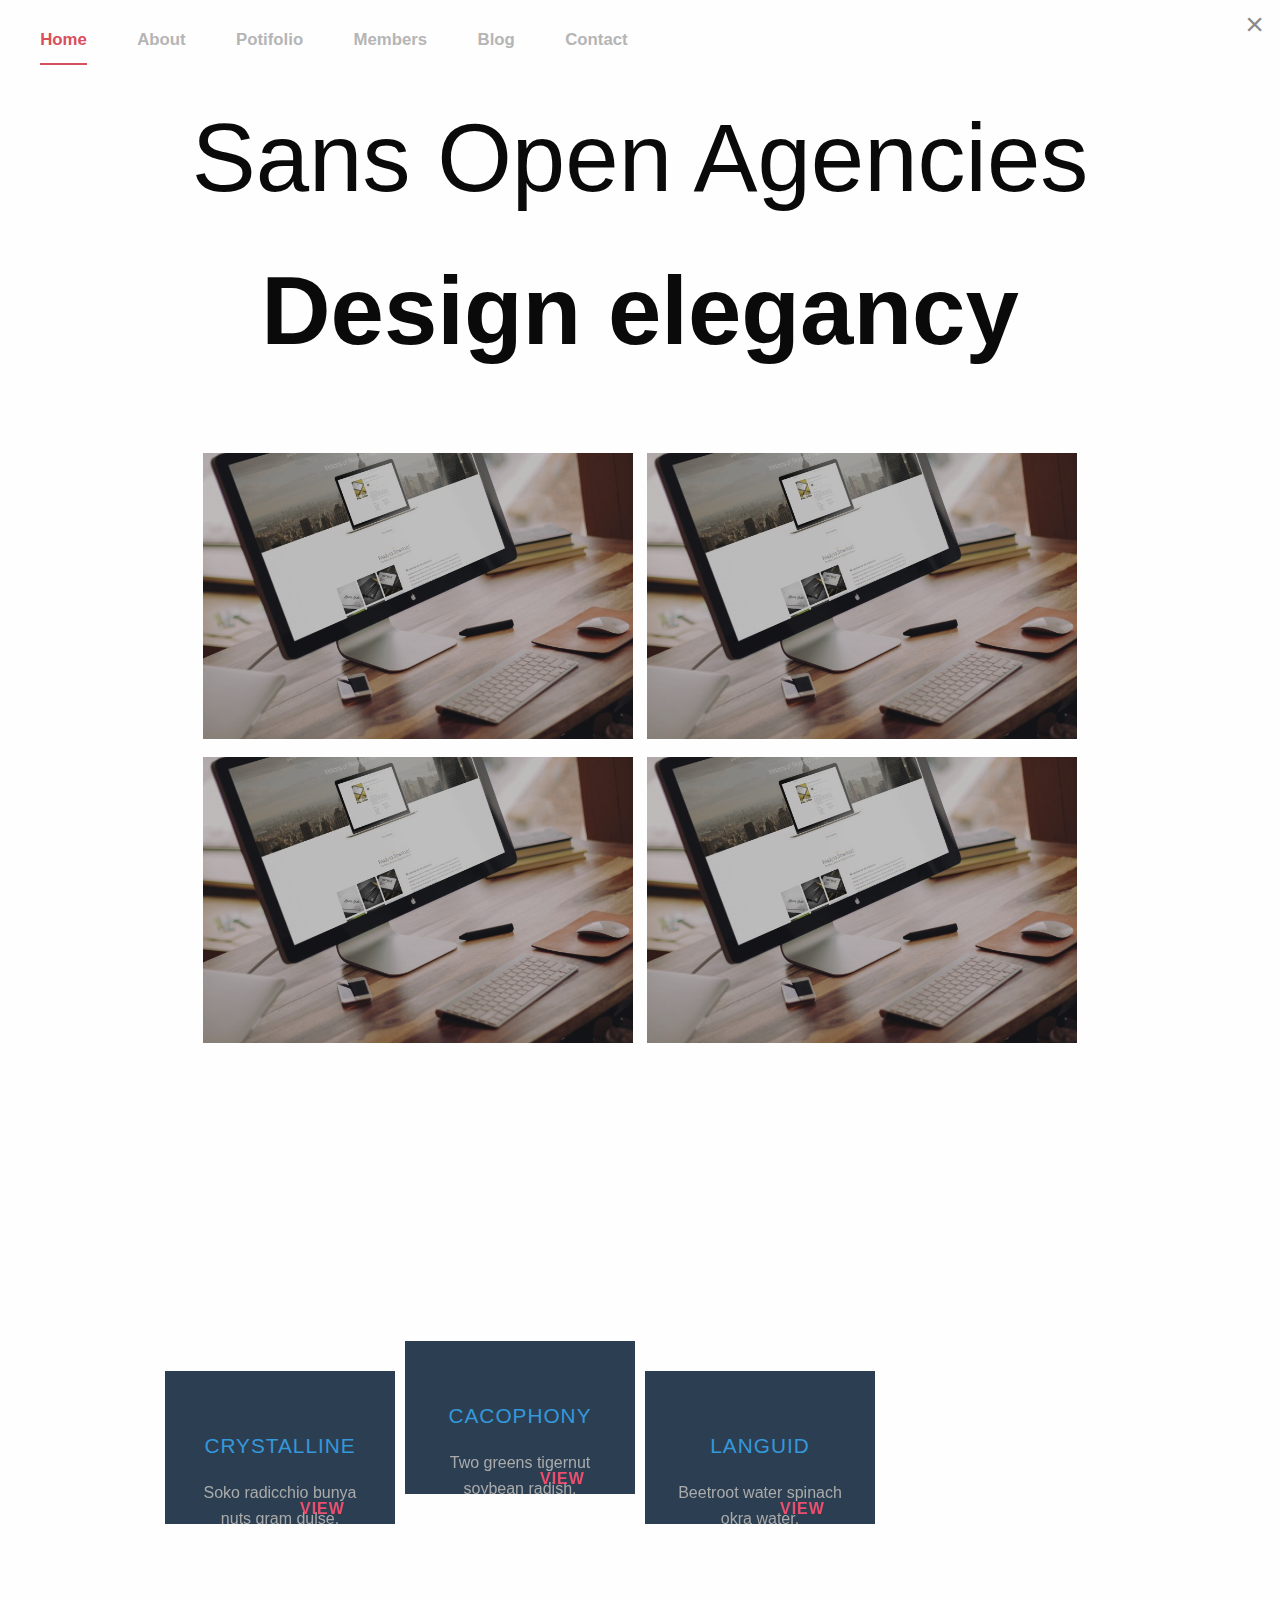
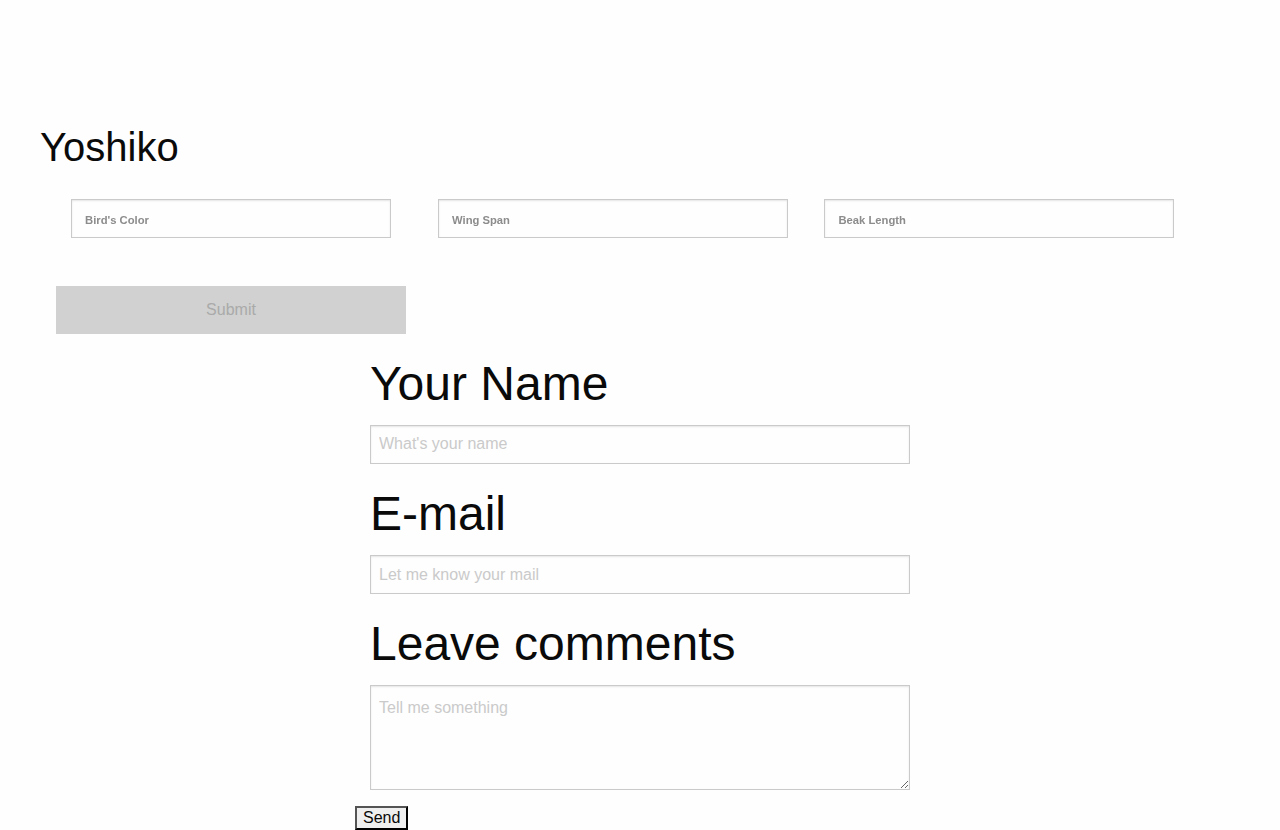
<file: index.html>
<!doctype html>
<html lang="en" class="no-js">

<head>

	<meta charset="UTF-8">
	<meta http-equiv="X-UA-Compatible" content="IE=edge,chrome=1">
	<meta name="viewport" content="width=device-width, initial-scale=1">
	<title>Design Finish</title>
	<meta name="author" content="Put yours here">
	<meta name="description" content="description here">
	<meta name="keywords" content="keywords,here">


	<link href='http://fonts.googleapis.com/css?family=Source+Sans+Pro:300,400,700' rel='stylesheet' type='text/css'>
	<!--========Add recommended fonts here-->
	<link href='https://fonts.googleapis.com/css?family=Roboto+Condensed:400,300,700' rel='stylesheet' type='text/css'>
	<link href='https://fonts.googleapis.com/css?family=Poiret+One' rel='stylesheet' type='text/css'>

	<link rel="stylesheet" type="text/css" href="/LineMenuStyles-master/css/component.css" />
	<!--Menu resource-->


	<link rel="stylesheet" href="css/style.css">

		<link rel="stylesheet" type="text/css" href="/CaptionHoverEffects/css/component.css" />
	<!--Caption Hover resource-->


		<link rel="stylesheet" type="text/css" href="/TextInputEffects/css/set2.css" />
	<!--Text input resources resource-->

			<link rel="stylesheet" href="css/reset.css">
	<!-- CSS reset -->

		<link rel="stylesheet" href="/foundation-6.2.1-complete/css/foundation.css">
	<!--Foundation resource-->
<link rel="stylesheet" href="/ShapeHoverEffectSVG/css/component.css">
<link rel="stylesheet" href="/css/modified.css">
	<!-- Shape Effect hover -->



	<script src="js/modernizr.js"></script>
	<!-- Modernizr -->

	<title>another cool title here</title>
</head>

<body>
	<div class="">
		<div class="column small-centered small-12 text-center">
			<section class="section section--menu" id="Ferdinand">

				<span class="link-copy"></span>
				<nav class="menu menu--ferdinand">
					<ul class="menu__list  text-center">
						<li class="menu__item menu__item--current"><a href="#" class="menu__link">Home</a></li>
						<li class="menu__item"><a href="#" class="menu__link">About</a></li>
						<li class="menu__item"><a href="#" class="menu__link">Potifolio</a></li>
						<li class="menu__item"><a href="#" class="menu__link">Members</a></li>
						<li class="menu__item"><a href="#" class="menu__link">Blog</a></li>
						<li class="menu__item"><a href="#" class="menu__link">Contact</a></li>
					</ul>
				</nav>
			</section>
		</div>
	</div>

	<div class="container">
		<section class="">
			<h2 class="cd-headline zoom loading-bar text-center">
			<span>Sans Open Agencies</span><br>
			<span class="cd-words-wrapper waiting">
				<b class="is-visible"> Design elegancy</b>
				<b>Develop web & mobile</b>
				<b>Craft best layouts</b>
			</span>
		</h2>
		</section>
	</div>
	<!--cd-intro -->

	<!--Caption Hover potifolio-->
	<div class="">
		<ul class="grid cs-style-3">
			<li>
				<figure>
					<img src="/img/port1.jpg" alt="img04">
					<figcaption>
						<h3>Settings</h3>
						<span>Jacob Cummings</span>
						<a href="#">Take a look</a>
					</figcaption>
				</figure>
			</li>
			<li>
				<figure>
					<img src="/img/port1.jpg" alt="img04">
					<figcaption>
						<h3>Settings</h3>
						<span>Jacob Cummings</span>
						<a href="#">Take a look</a>
					</figcaption>
				</figure>
			</li>
			<li>
				<figure>
					<img src="/img/port1.jpg" alt="img04">
					<figcaption>
						<h3>Settings</h3>
						<span>Jacob Cummings</span>
						<a href="#">Take a look</a>
					</figcaption>
				</figure>
			</li>
			<li>
				<figure>
					<img src="/img/port1.jpg" alt="img04">
					<figcaption>
						<h3>Settings</h3>
						<span>Jacob Cummings</span>
						<a href="#">Take a look</a>
					</figcaption>
				</figure>
			</li>

		</ul>
	</div>
<div class="row">
	<section id="grid" class="grid clearfix">
		<a href="#" data-path-hover="m 180,34.57627 -180,0 L 0,0 180,0 z">
			<figure>
				<img src="/img/port1.jpg" />
				<svg viewBox="0 0 180 320" preserveAspectRatio="none">
					<path d="M 180,160 0,218 0,0 180,0 z" />
				</svg>
				<figcaption>
					<h2>Crystalline</h2>
					<p>Soko radicchio bunya nuts gram dulse.</p>
					<button>View</button>
				</figcaption>
			</figure>
		</a>
		<a href="#" data-path-hover="m 180,34.57627 -180,0 L 0,0 180,0 z">
			<figure>
				<img src="/img/port1.jpg" />
				<svg viewBox="0 0 180 320" preserveAspectRatio="none">
					<path d="M 180,160 0,218 0,0 180,0 z" />
				</svg>
				<figcaption>
					<h2>Cacophony</h2>
					<p>Two greens tigernut soybean radish.</p>
					<button>View</button>
				</figcaption>
			</figure>
		</a>
		<a href="#" data-path-hover="m 180,34.57627 -180,0 L 0,0 180,0 z">
			<figure>
				<img src="/img/port1.jpg" />
				<svg viewBox="0 0 180 320" preserveAspectRatio="none">
					<path d="M 180,160 0,218 0,0 180,0 z" />
				</svg>
				<figcaption>
					<h2>Languid</h2>
					<p>Beetroot water spinach okra water.</p>
					<button>View</button>
				</figcaption>
			</figure>
		</a>
	</section>
	</div>



			<section class="row">
                <form action="https://formspree.io/victsomie@yahoo.com" method="POST">
				<h2>Yoshiko</h2>
				<span class="input input--yoshiko  small-12 columns">
					<input class="input__field input__field--yoshiko" type="text" id="input-10" required>
					<label class="input__label input__label--yoshiko" for="input-10">
						<span class="input__label-content input__label-content--yoshiko" data-content="Bird's Color">Bird's Color</span>
					</label>
				</span>
				<span class="input input--yoshiko">
					<input class="input__field input__field--yoshiko" type="text" id="input-11" />
					<label class="input__label input__label--yoshiko" for="input-11">
						<span class="input__label-content input__label-content--yoshiko" data-content="Wing Span">Wing Span</span>
					</label>
				</span>
				<span class="input input--yoshiko">
					<input class="input__field input__field--yoshiko" type="text" id="input-12" />
					<label class="input__label input__label--yoshiko" for="input-12">
						<span class="input__label-content input__label-content--yoshiko" data-content="Beak Length">Beak Length</span>
					</label>
				</span>				
                    <span class="input input--yoshiko">
					<input class="input__field input__field--yoshiko" type="submit" id="input-12" >
				</span>
                </form>
			</section>




	<!--Start form here--->
	<div class="row">
		<div class="columns small-12 medium-8 large-6 small-centered large-centered">
			<form action="https://formspree.io/victsomie@yahoo.com" method="POST">
				<div class="medium-12 columns">
					<label>
						<h1>Your Name</h1>
						<input type="text" name="name" placeholder="What's your name" required>
					</label>
				</div>
				<div class="medium-12 columns">
					<label>
						<h1>E-mail</h1>
						<input type="text" name="email" placeholder="Let me know your mail" required>
					</label>
				</div>

				<div class="medium-12 columns">
					<label>
						<h1>Leave comments</h1>
						<textarea placeholder="Tell me something" name="comments" rows="3"></textarea>
					</label>

				</div>

				<input type="submit" value="Send">

				<button class="close-button" data-close aria-label="Close reveal" type="button">
					<span aria-hidden="true">&times;</span>
				</button>

			</form>
		</div>
	</div>


	<script src="js/jquery-2.1.1.js"></script>

	<script src="/LineMenuStyles-master/js/classie.js"></script>
	<script src="/LineMenuStyles-master/js/clipboard.min.js"></script>


	<script src="/TextInputEffects/js/classie.js"></script><!---========Text Input classie js resource-->






	<script>
		(function() {
			[].slice.call(document.querySelectorAll('.menu')).forEach(function(menu) {
				var menuItems = menu.querySelectorAll('.menu__link'),
					setCurrent = function(ev) {
						ev.preventDefault();

						var item = ev.target.parentNode; // li

						// return if already current
						if (classie.has(item, 'menu__item--current')) {
							return false;
						}
						// remove current
						classie.remove(menu.querySelector('.menu__item--current'), 'menu__item--current');
						// set current
						classie.add(item, 'menu__item--current');
					};

				[].slice.call(menuItems).forEach(function(el) {
					el.addEventListener('click', setCurrent);
				});
			});

			[].slice.call(document.querySelectorAll('.link-copy')).forEach(function(link) {
				link.setAttribute('data-clipboard-text', location.protocol + '//' + location.host + location.pathname + '#' + link.parentNode.id);
				new Clipboard(link);
				link.addEventListener('click', function() {
					classie.add(link, 'link-copy--animate');
					setTimeout(function() {
						classie.remove(link, 'link-copy--animate');
					}, 300);
				});
			});
		})(window);
	</script>


	<script>
		(function() {

			function init() {
				var speed = 250,
					easing = mina.easeinout;

				[].slice.call(document.querySelectorAll('#grid > a')).forEach(function(el) {
					var s = Snap(el.querySelector('svg')),
						path = s.select('path'),
						pathConfig = {
							from: path.attr('d'),
							to: el.getAttribute('data-path-hover')
						};

					el.addEventListener('mouseenter', function() {
						path.animate({
							'path': pathConfig.to
						}, speed, easing);
					});

					el.addEventListener('mouseleave', function() {
						path.animate({
							'path': pathConfig.from
						}, speed, easing);
					});
				});
			}

			init();

		})();
	</script>



	<!--=====input effects resources======-->


			<script>
			(function() {
				// trim polyfill : https://developer.mozilla.org/en-US/docs/Web/JavaScript/Reference/Global_Objects/String/Trim
				if (!String.prototype.trim) {
					(function() {
						// Make sure we trim BOM and NBSP
						var rtrim = /^[\s\uFEFF\xA0]+|[\s\uFEFF\xA0]+$/g;
						String.prototype.trim = function() {
							return this.replace(rtrim, '');
						};
					})();
				}

				[].slice.call( document.querySelectorAll( 'input.input__field' ) ).forEach( function( inputEl ) {
					// in case the input is already filled..
					if( inputEl.value.trim() !== '' ) {
						classie.add( inputEl.parentNode, 'input--filled' );
					}

					// events:
					inputEl.addEventListener( 'focus', onInputFocus );
					inputEl.addEventListener( 'blur', onInputBlur );
				} );

				function onInputFocus( ev ) {
					classie.add( ev.target.parentNode, 'input--filled' );
				}

				function onInputBlur( ev ) {
					if( ev.target.value.trim() === '' ) {
						classie.remove( ev.target.parentNode, 'input--filled' );
					}
				}
			})();
		</script>
	<!--=====end input effects resources======-->


	<script src="/foundation-6.2.1-complete/js/vendor/foundation.js"></script>
	<!--Menu Js resource-->
	<script src="/CaptionHoverEffects/js/toucheffects.js"></script>
	<!--Caption Hover resource-->


	<script src="/ShapeHoverEffectSVG/js/hovers.js"></script>
	<!--Caption Hover resource-->






	<script src="js/main.js"></script>
	<!-- Resource jQuery -->
</body>

</html>
</file>
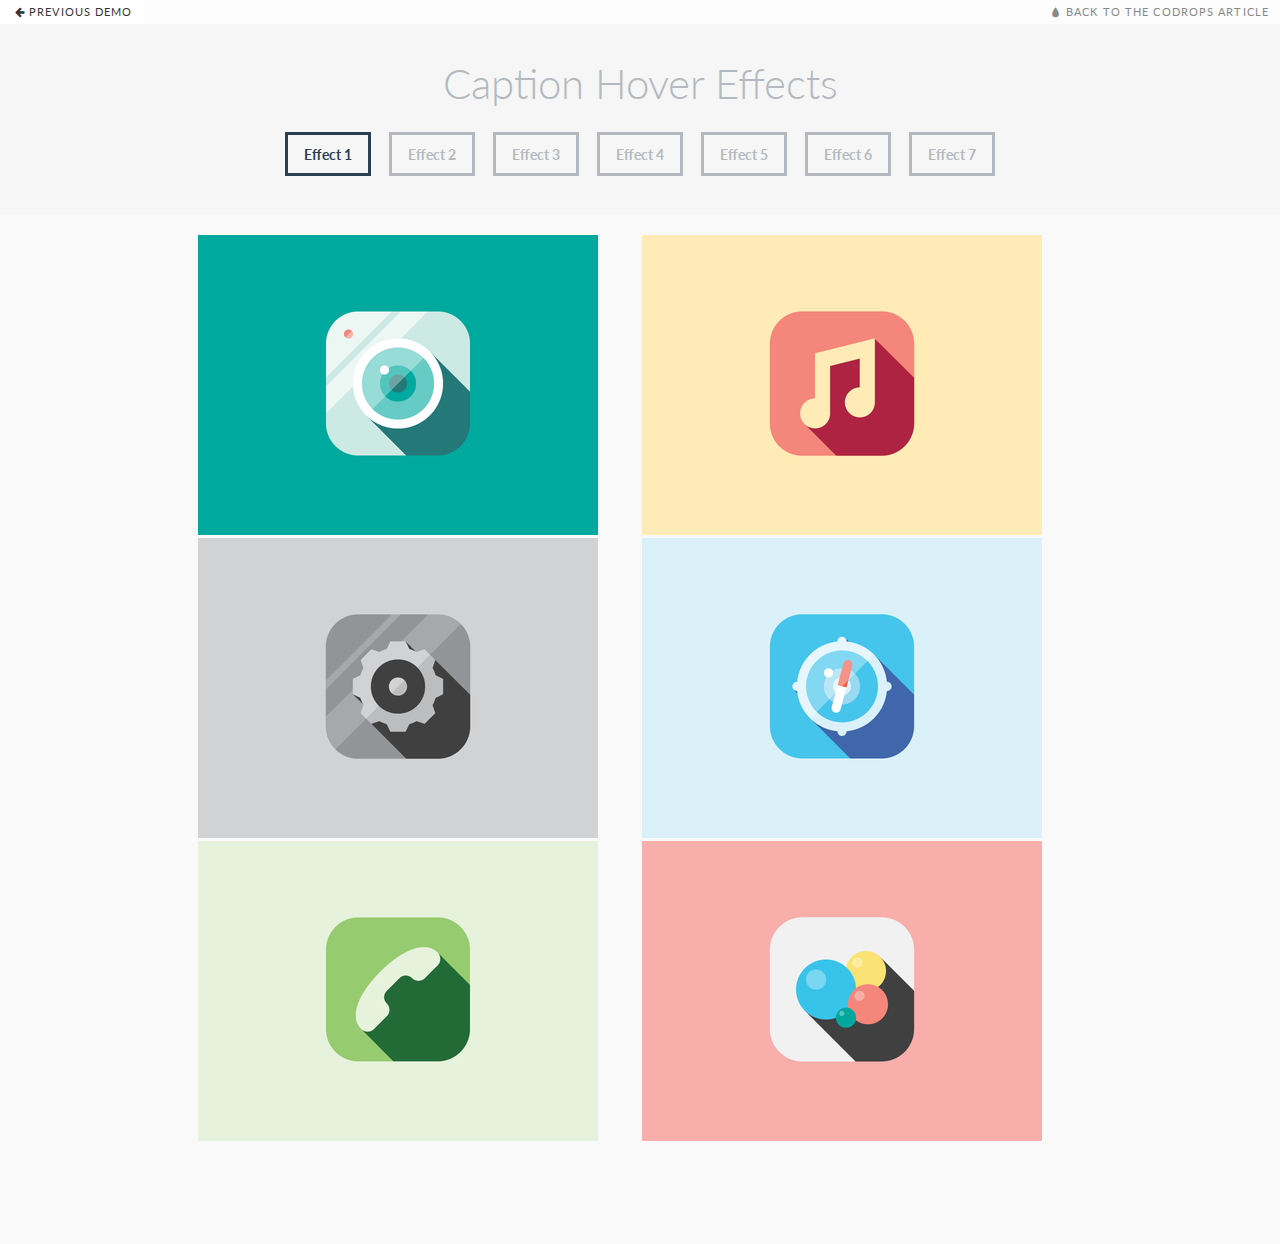
<file: CaptionHoverEffects/index.html>
<!DOCTYPE html>
<html lang="en" class="no-js">
	<head>
		<meta charset="UTF-8" />
		<meta http-equiv="X-UA-Compatible" content="IE=edge,chrome=1">
		<meta name="viewport" content="width=device-width, initial-scale=1.0">
		<title>Caption Hover Effects - Demo 1</title>
		<meta name="description" content="" />
		<meta name="keywords" content="" />
		<meta name="author" content="Codrops" />
		<link rel="shortcut icon" href="../favicon.ico">
		<link rel="stylesheet" type="text/css" href="css/default.css" />
		<link rel="stylesheet" type="text/css" href="css/component.css" />
		<script src="js/modernizr.custom.js"></script>
	</head>
	<body>
		<div class="container demo-1">
			<!-- Top Navigation -->
			<div class="codrops-top clearfix">
				<a class="codrops-icon codrops-icon-prev" href="http://tympanus.net/Development/CreativeButtons/"><span>Previous Demo</span></a>
				<span class="right"><a class="codrops-icon codrops-icon-drop" href="http://tympanus.net/codrops/?p=15469"><span>Back to the Codrops Article</span></a></span>
			</div>
			<header>
				<h1>Caption Hover Effects</h1>
				<nav class="codrops-demos">
					<a class="current-demo" href="index.html">Effect 1</a>
					<a href="index2.html">Effect 2</a>
					<a href="index3.html">Effect 3</a>
					<a href="index4.html">Effect 4</a>
					<a href="index5.html">Effect 5</a>
					<a href="index6.html">Effect 6</a>
					<a href="index7.html">Effect 7</a>
				</nav>
			</header>
			<ul class="grid cs-style-1">
				<li>
					<figure>
						<img src="images/1.png" alt="img01">
						<figcaption>
							<h3>Camera</h3>
							<span>Jacob Cummings</span>
							<a href="http://dribbble.com/shots/1115632-Camera">Take a look</a>
						</figcaption>
					</figure>
				</li>
				<li>
					<figure>
						<img src="images/2.png" alt="img02">
						<figcaption>
							<h3>Music</h3>
							<span>Jacob Cummings</span>
							<a href="http://dribbble.com/shots/1115960-Music">Take a look</a>
						</figcaption>
					</figure>
				</li>
				<li>
					<figure>
						<img src="images/4.png" alt="img04">
						<figcaption>
							<h3>Settings</h3>
							<span>Jacob Cummings</span>
							<a href="http://dribbble.com/shots/1116685-Settings">Take a look</a>
						</figcaption>
					</figure>
				</li>
				<li>
					<figure>
						<img src="images/5.png" alt="img05">
						<figcaption>
							<h3>Safari</h3>
							<span>Jacob Cummings</span>
							<a href="http://dribbble.com/shots/1116775-Safari">Take a look</a>
						</figcaption>
					</figure>
				</li>
				<li>
					<figure>
						<img src="images/3.png" alt="img03">
						<figcaption>
							<h3>Phone</h3>
							<span>Jacob Cummings</span>
							<a href="http://dribbble.com/shots/1117308-Phone">Take a look</a>
						</figcaption>
					</figure>
				</li>
				<li>
					<figure>
						<img src="images/6.png" alt="img06">
						<figcaption>
							<h3>Game Center</h3>
							<span>Jacob Cummings</span>
							<a href="http://dribbble.com/shots/1118904-Game-Center">Take a look</a>
						</figcaption>
					</figure>
				</li>
			</ul>
		</div><!-- /container -->
		<script src="js/toucheffects.js"></script>
	</body>
</html>
</file>
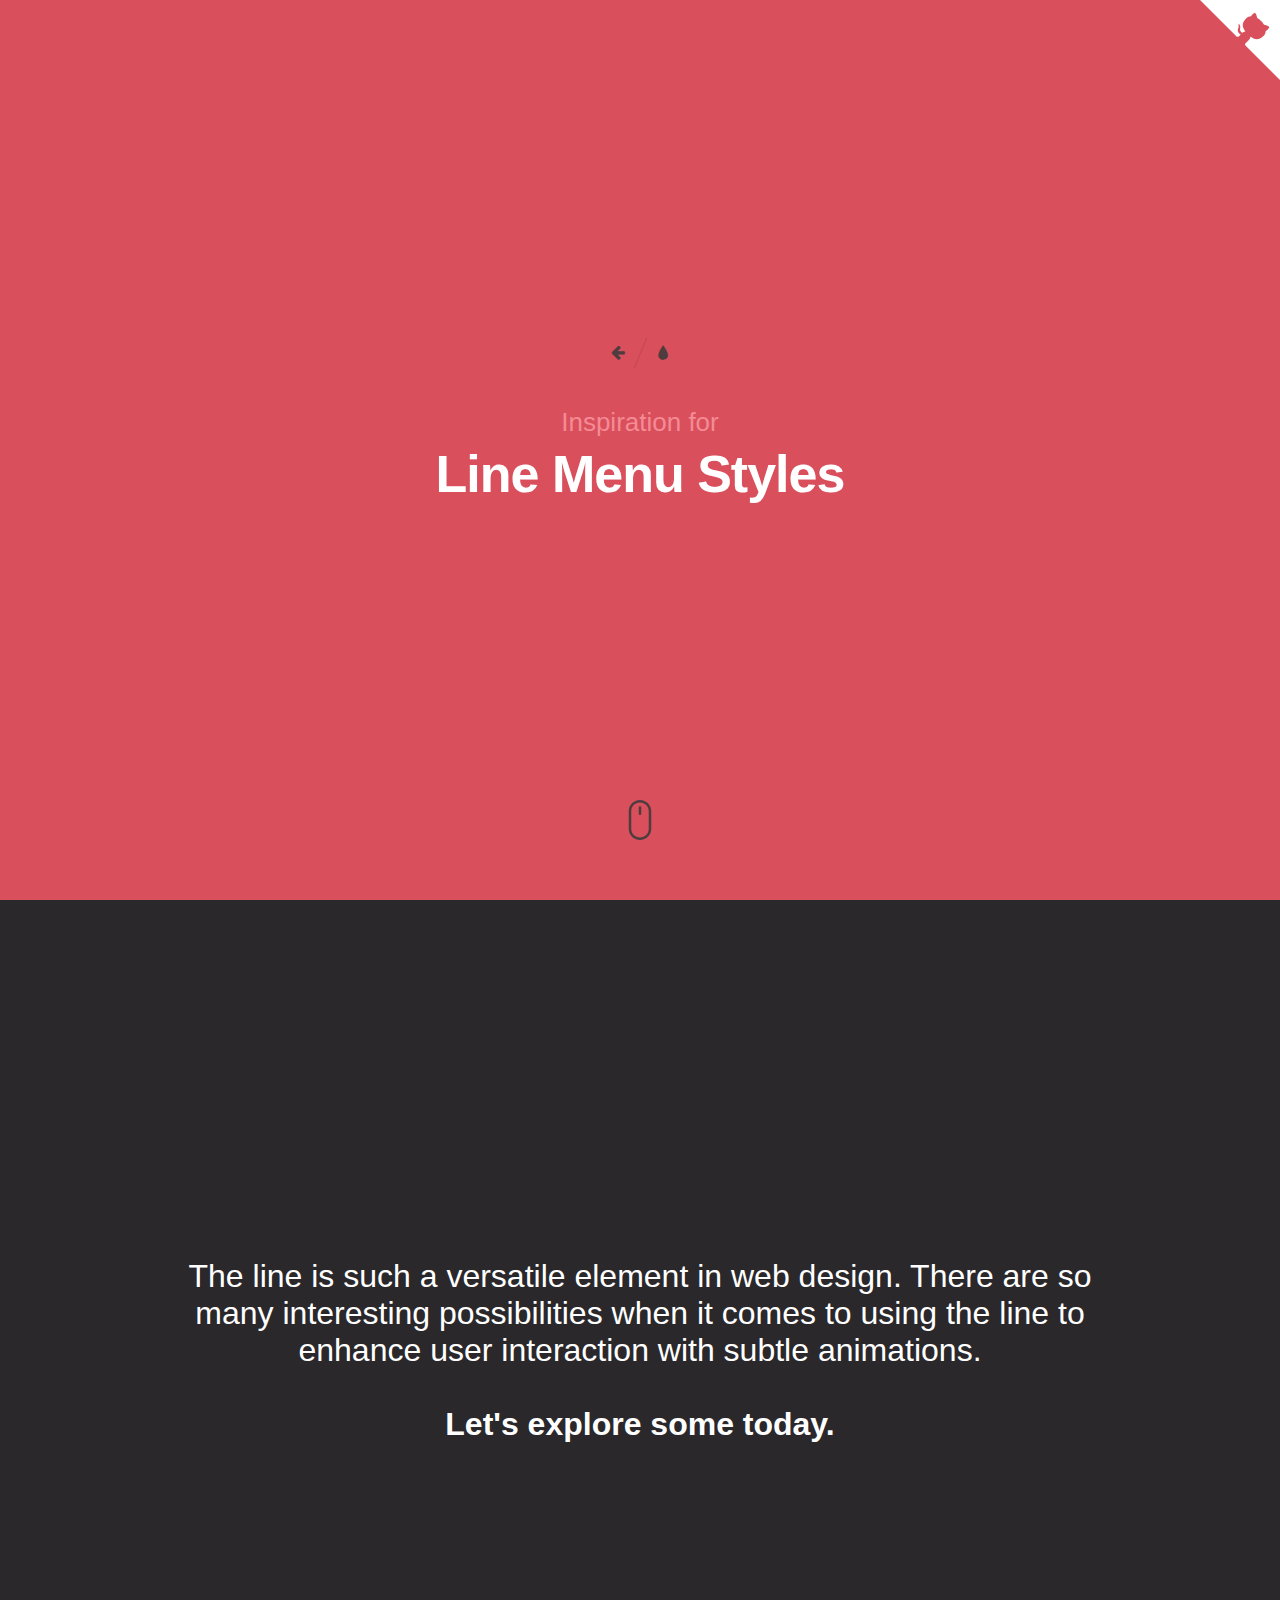
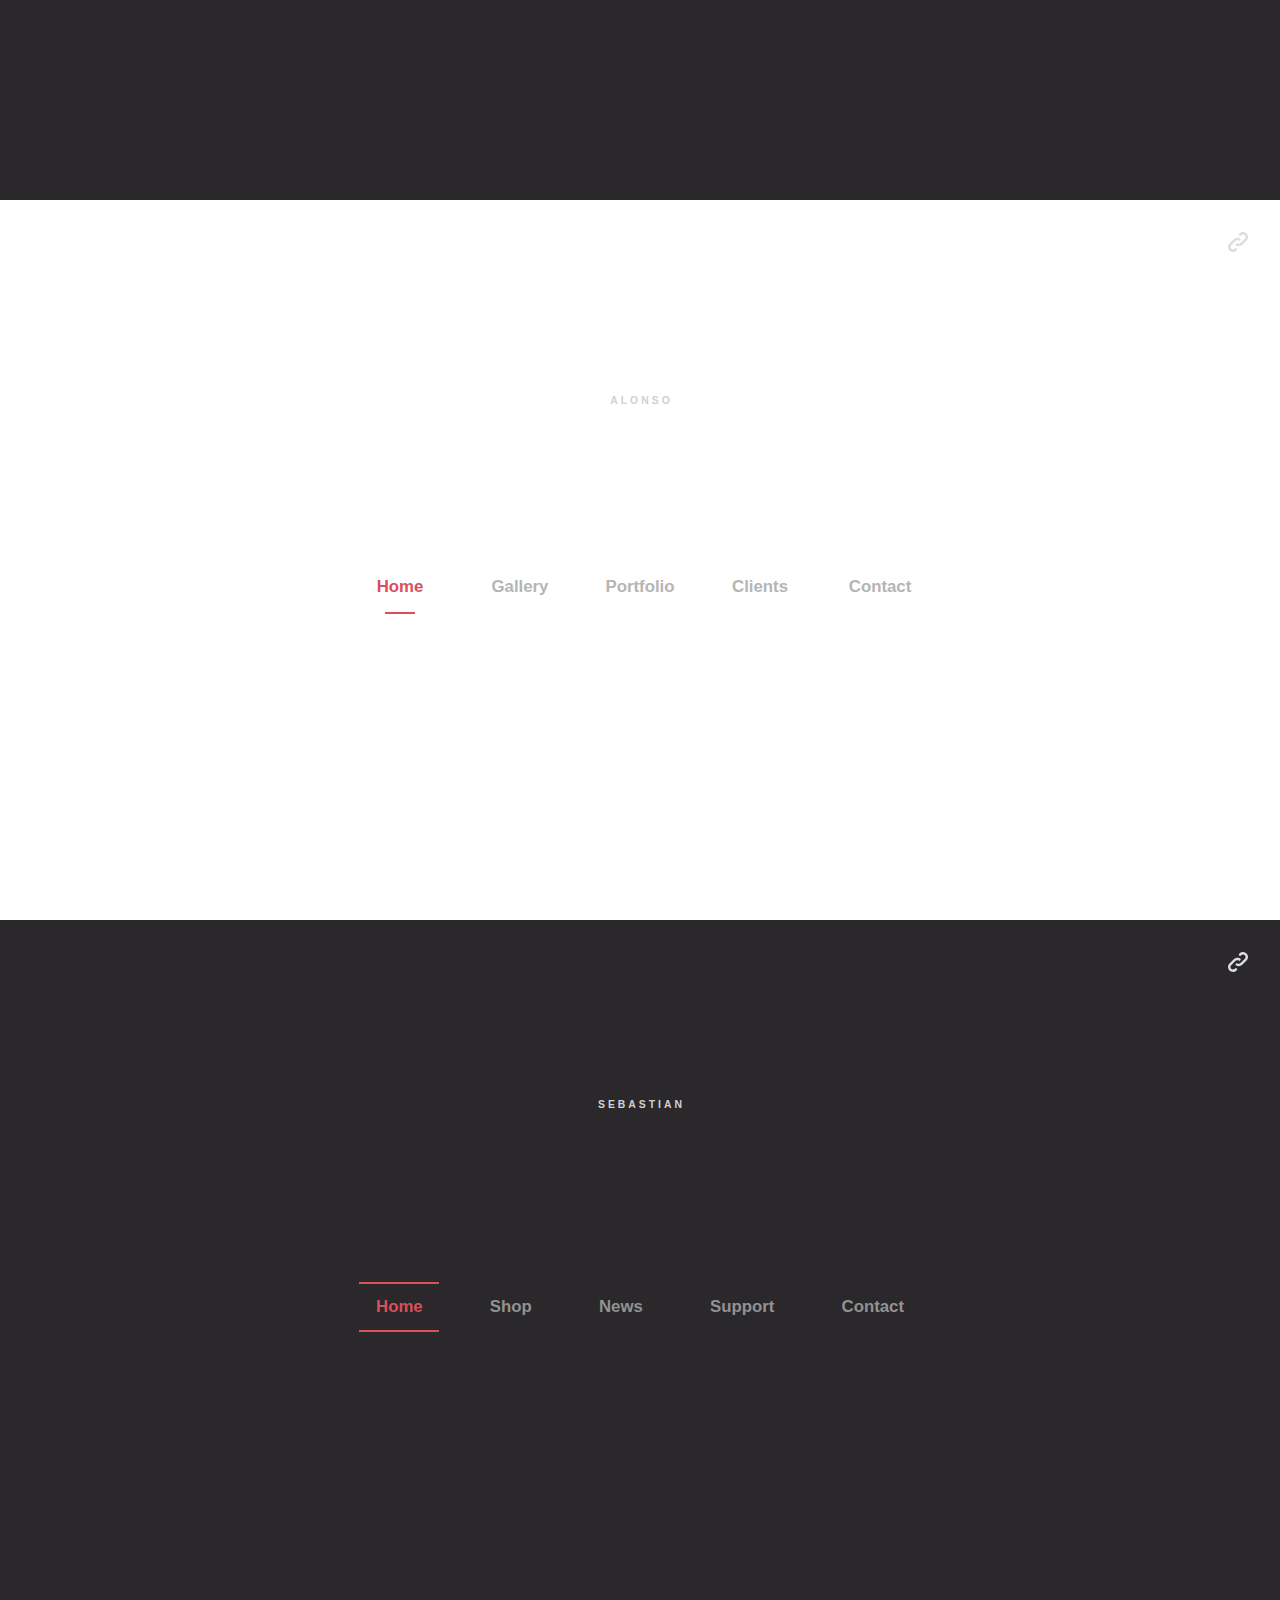
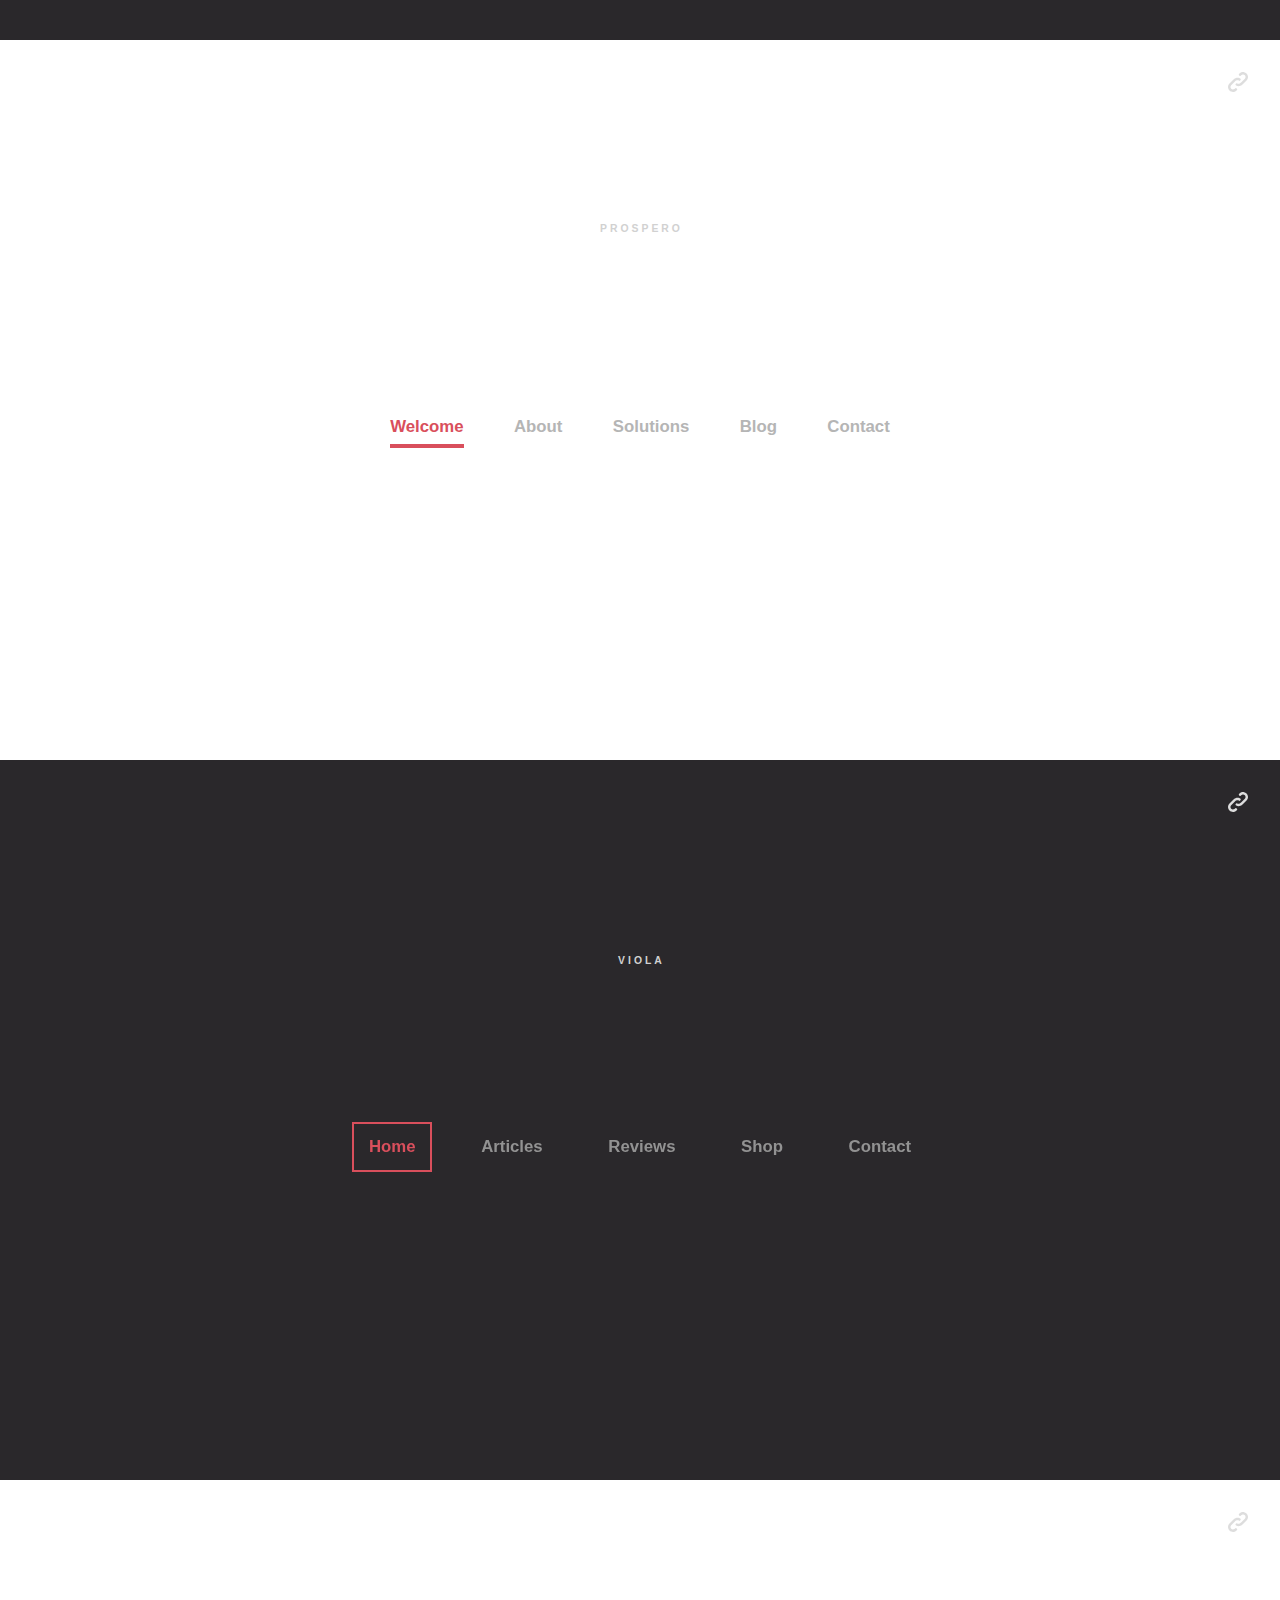
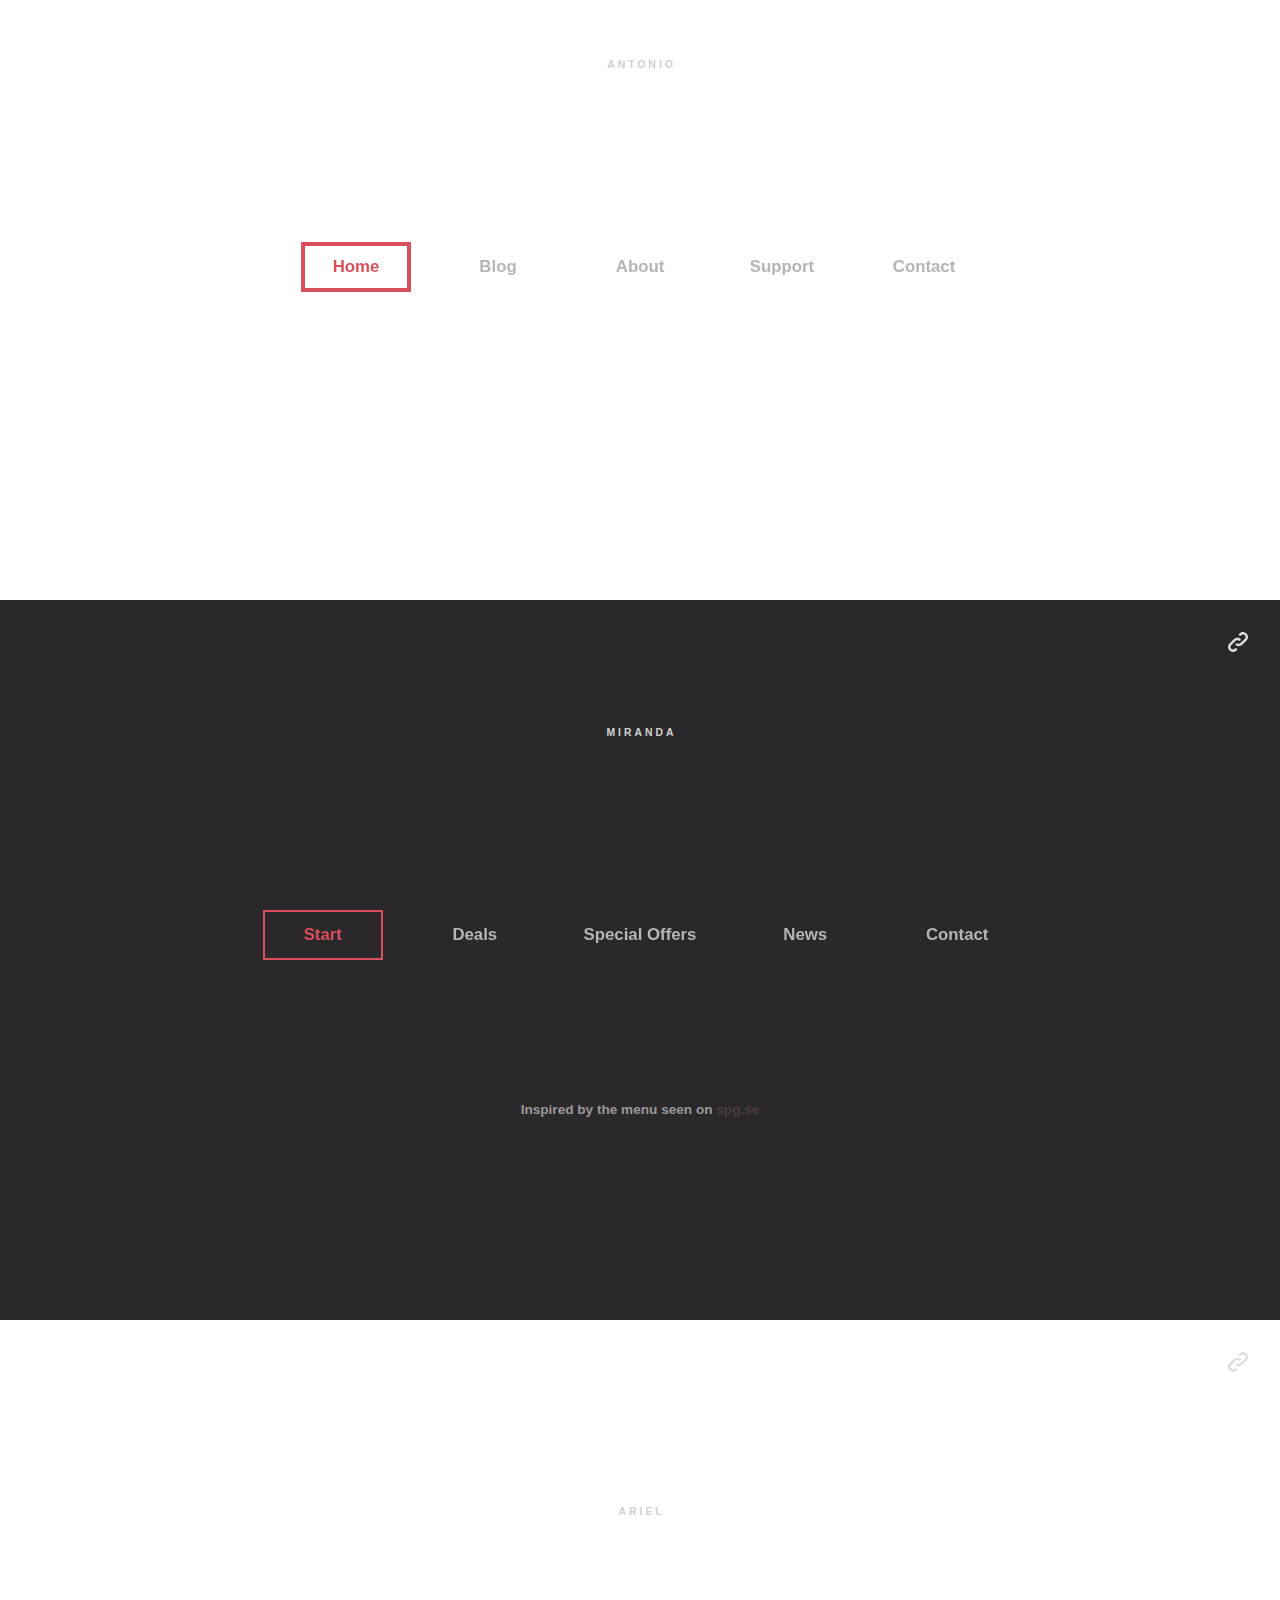
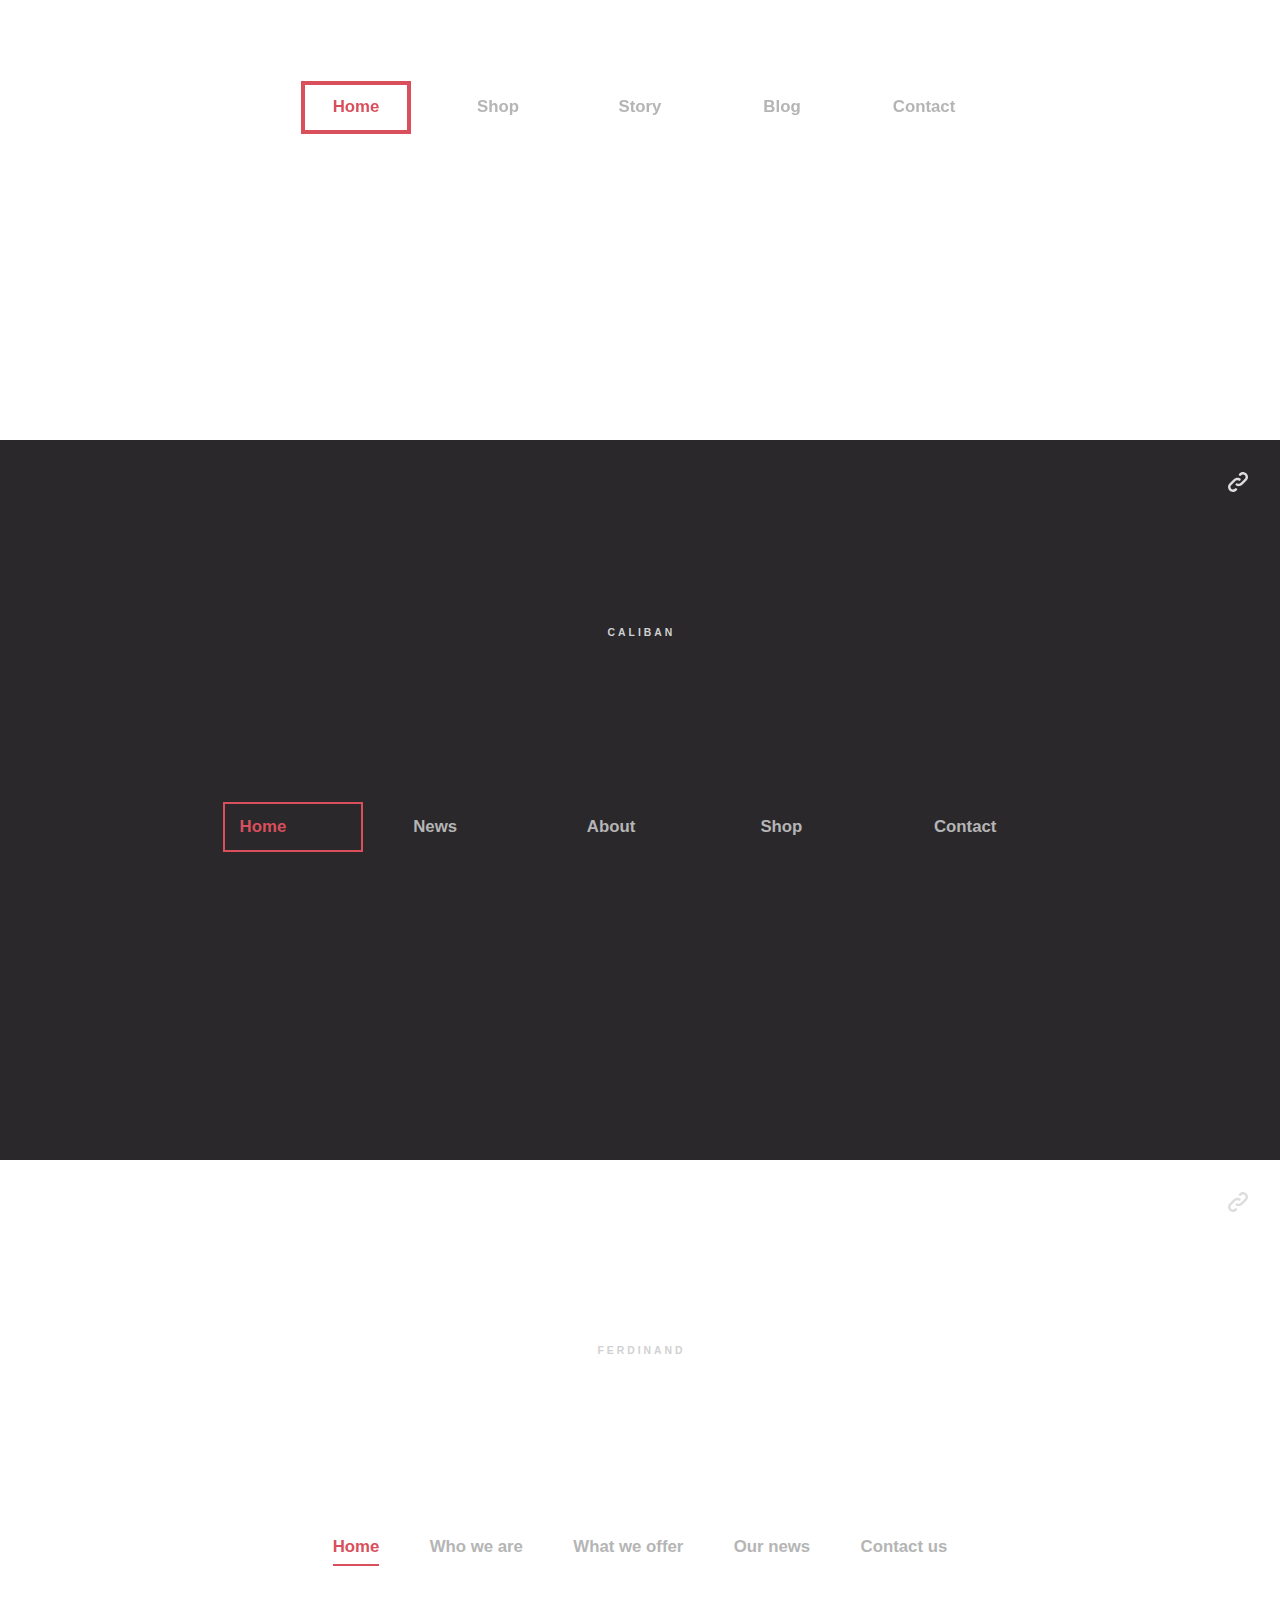
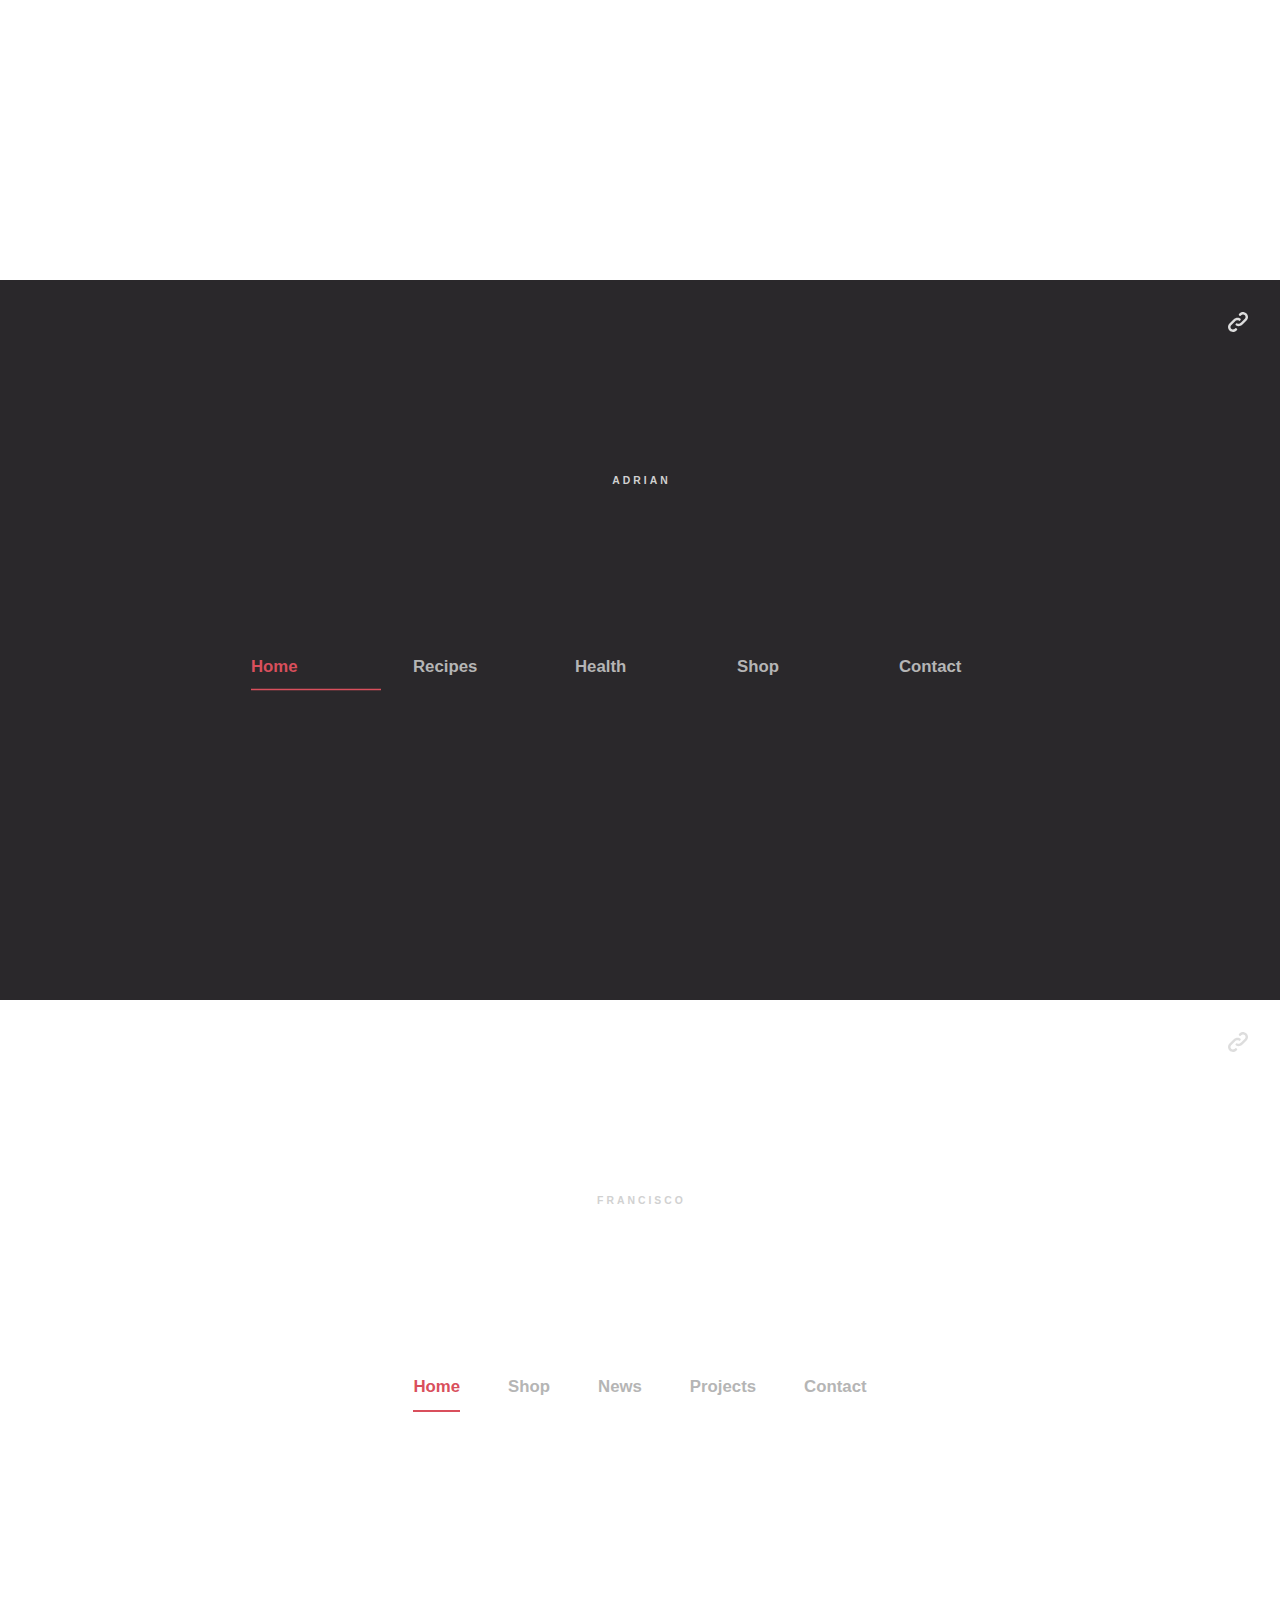
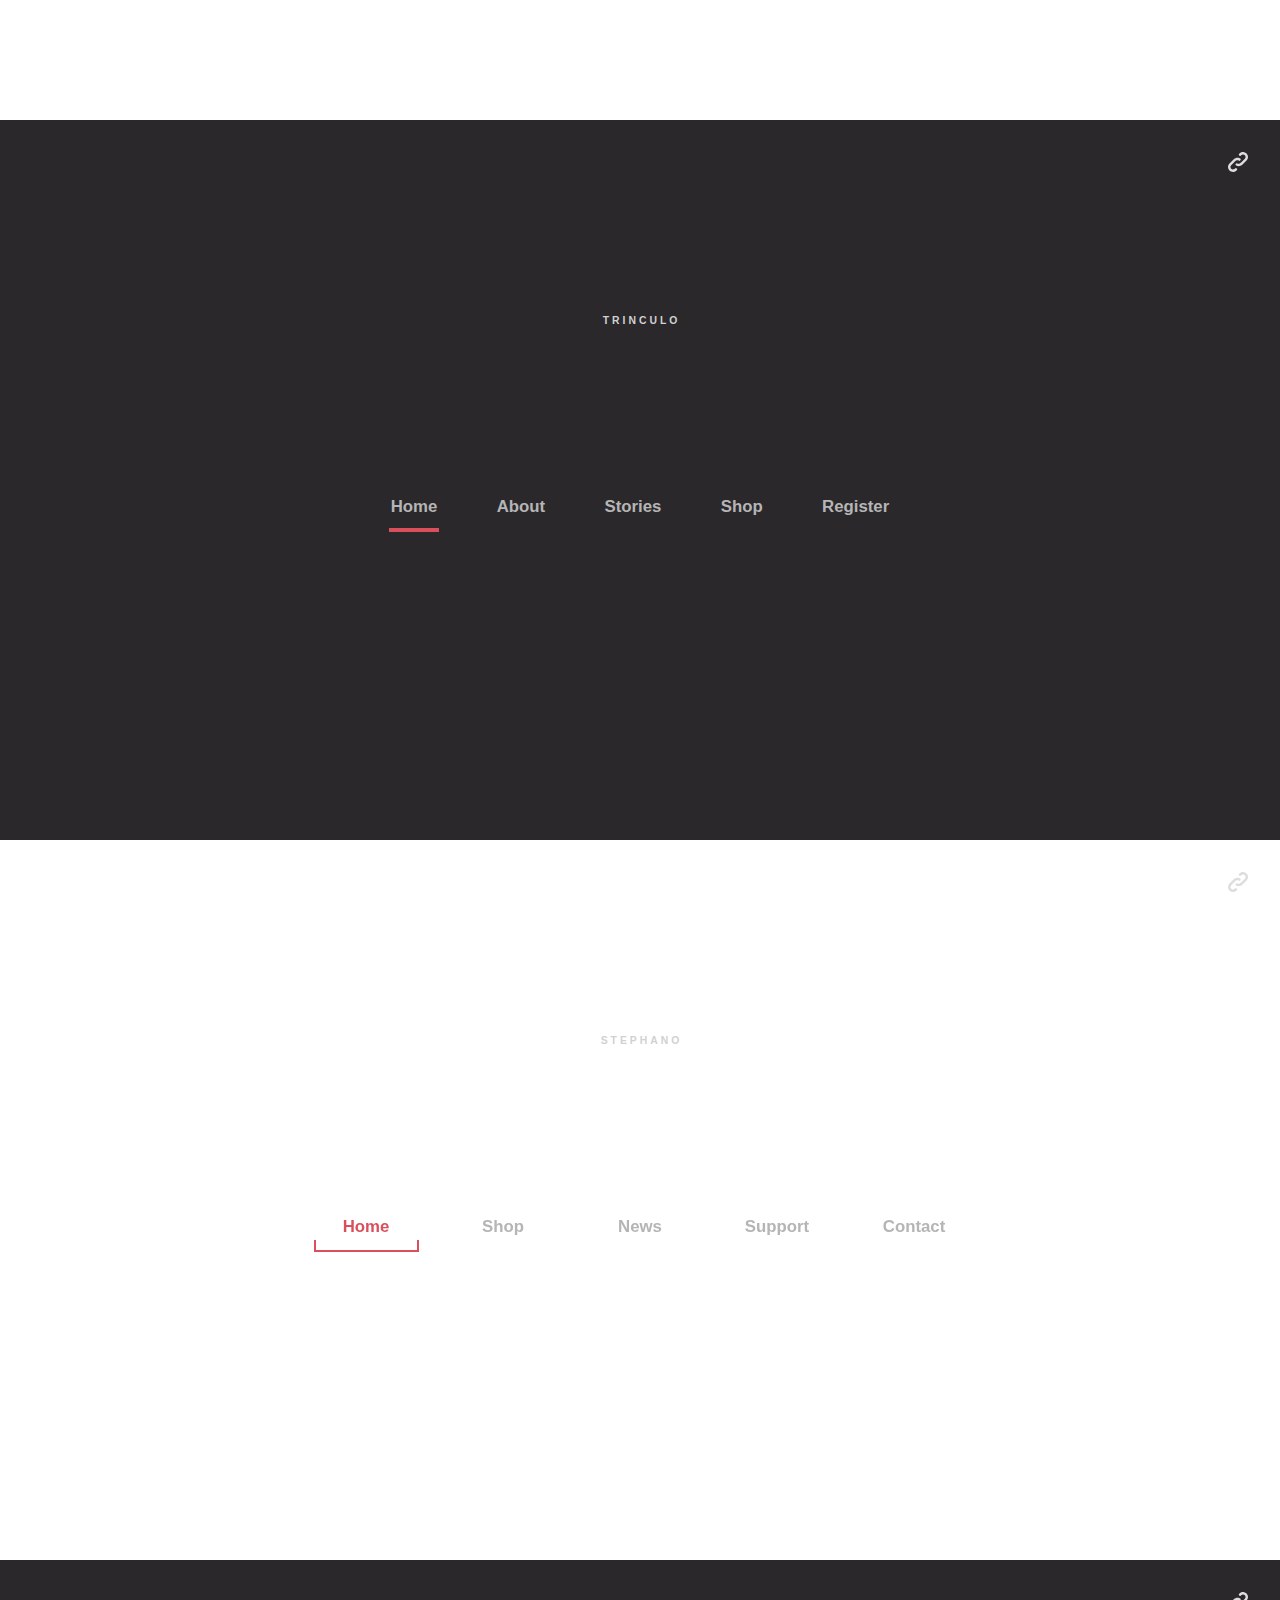
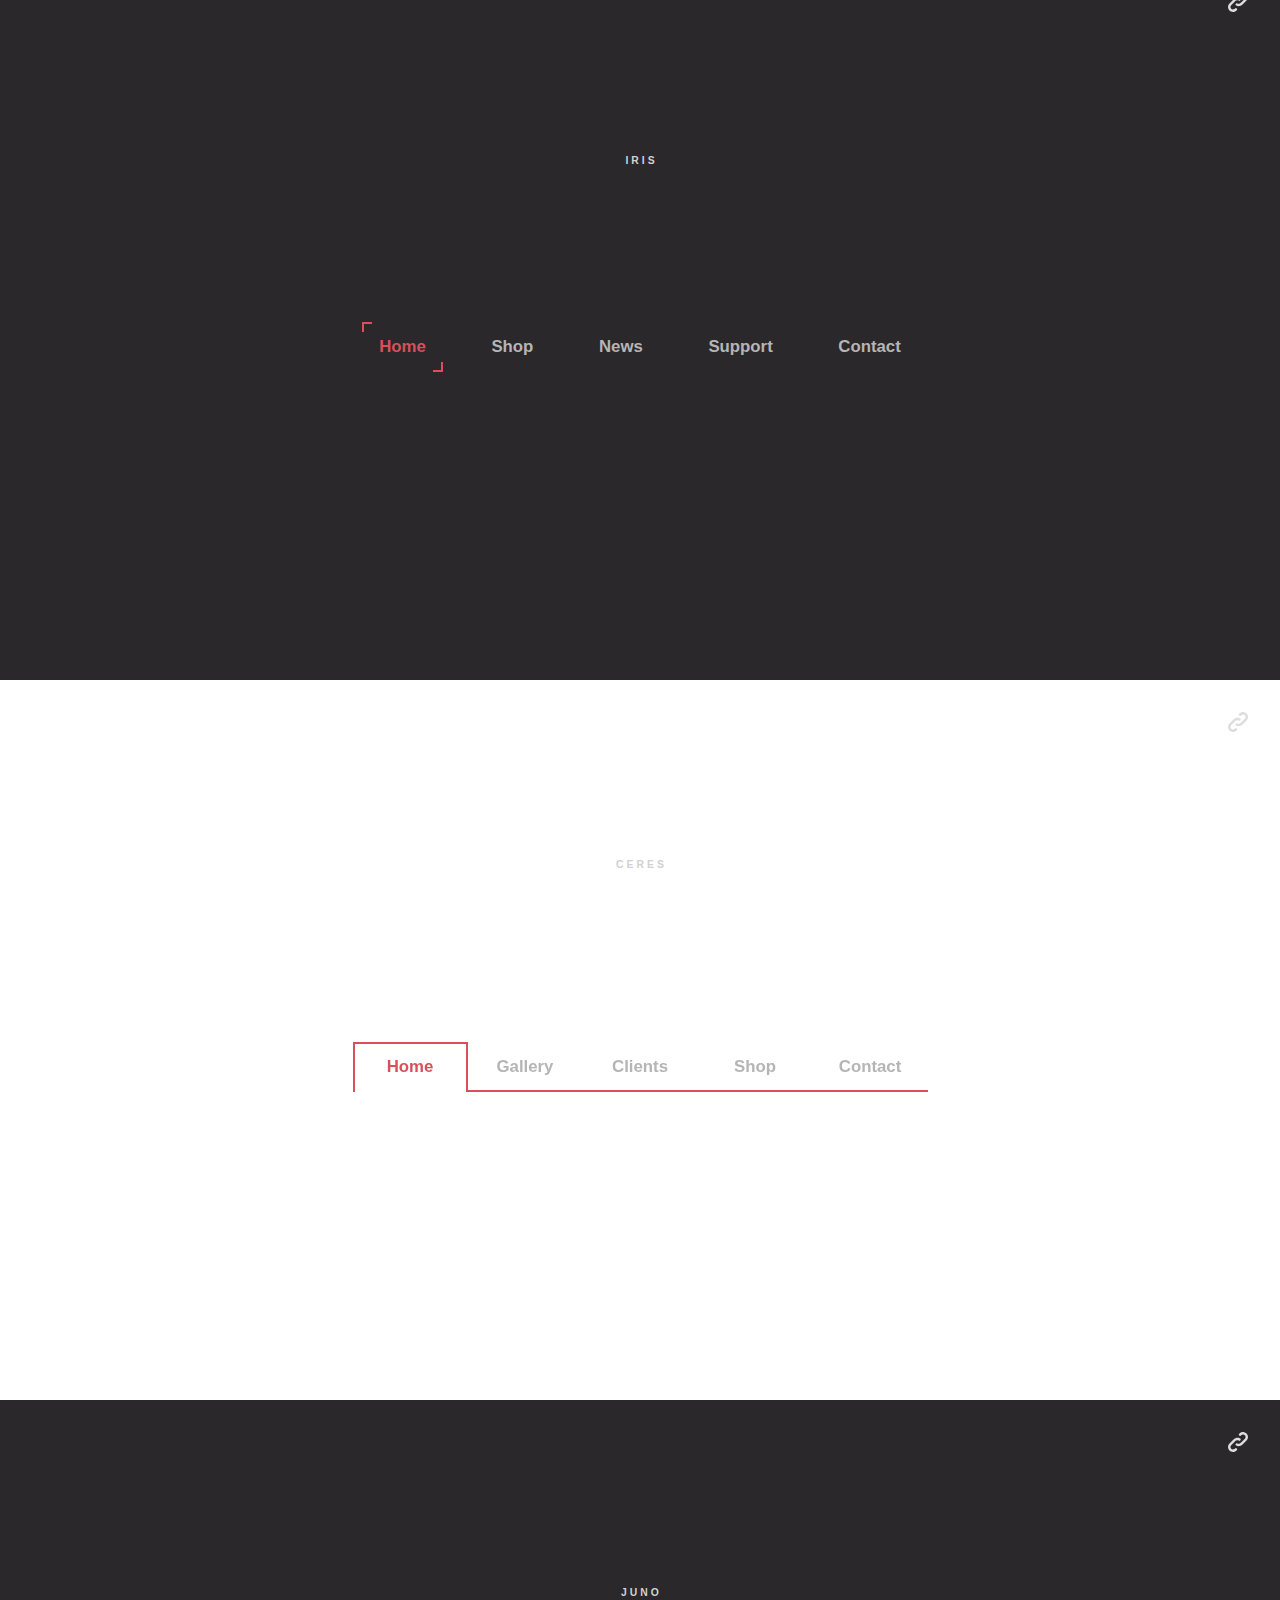
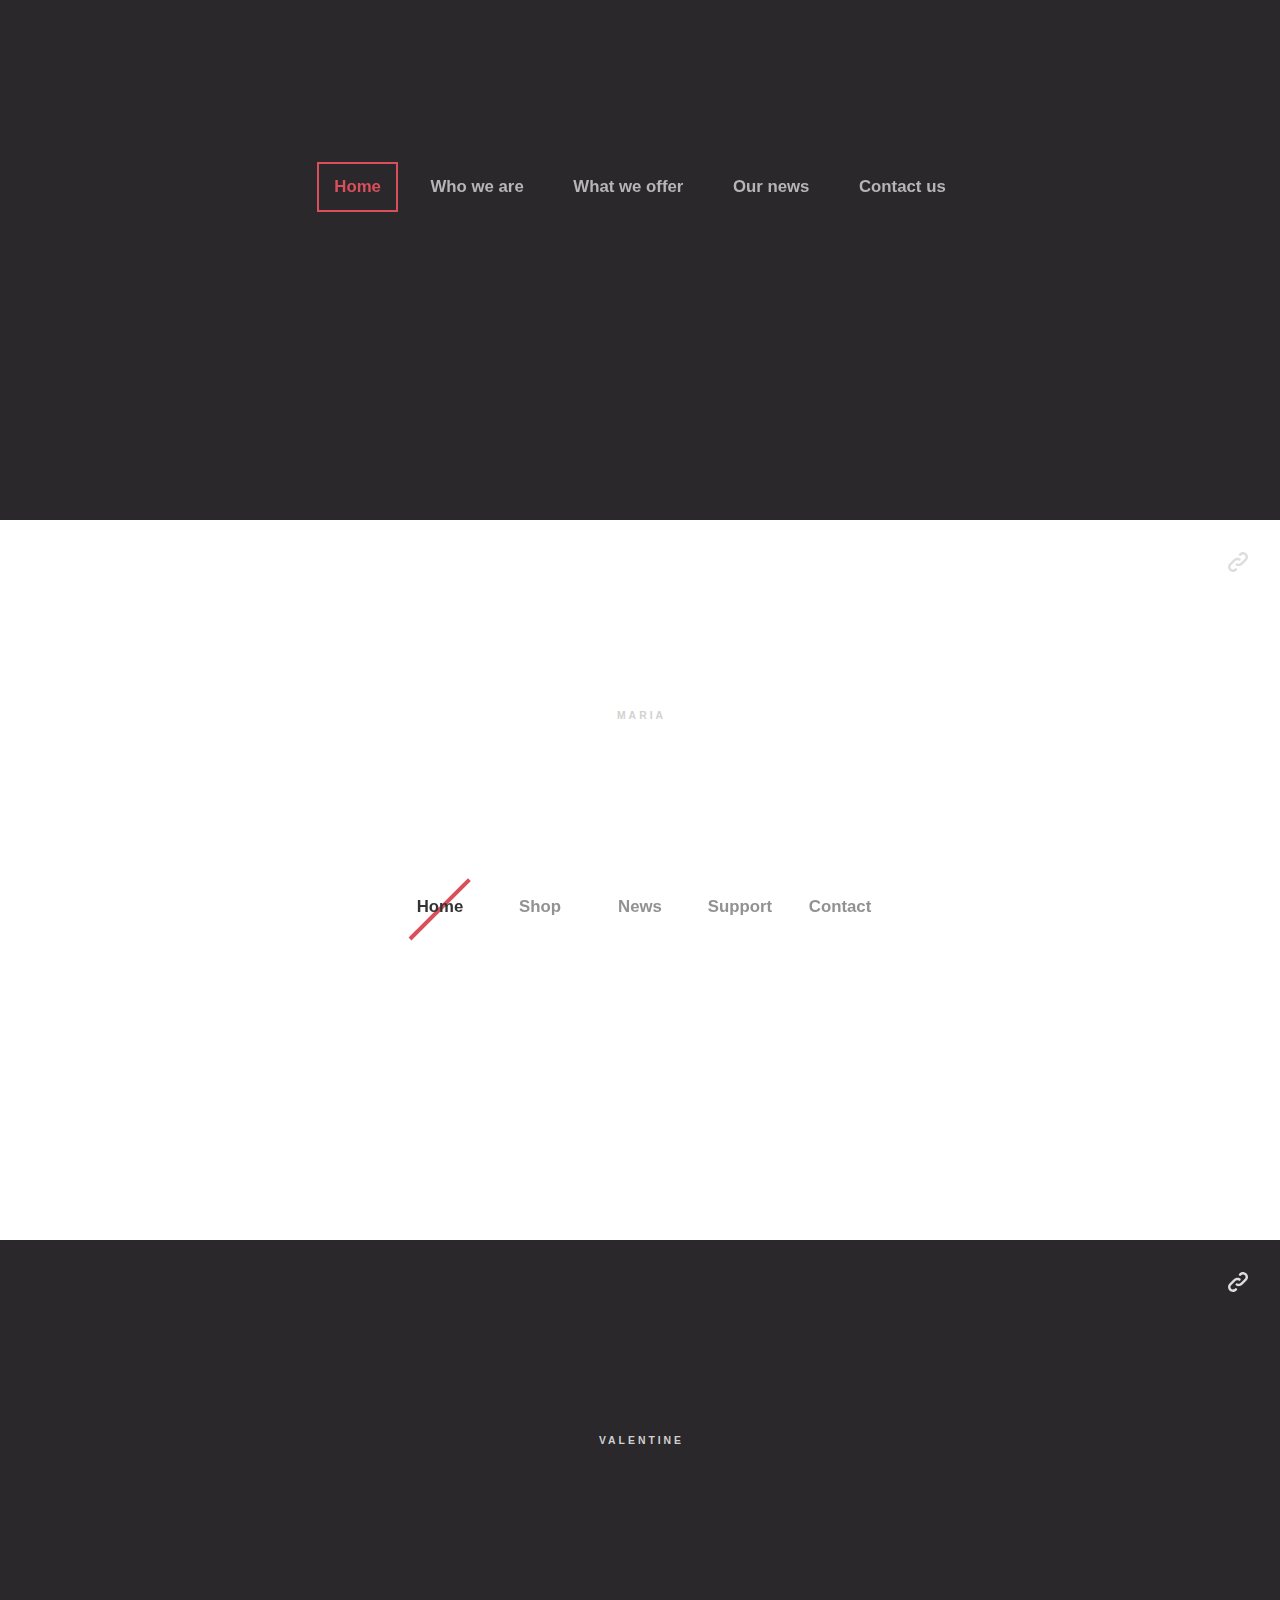
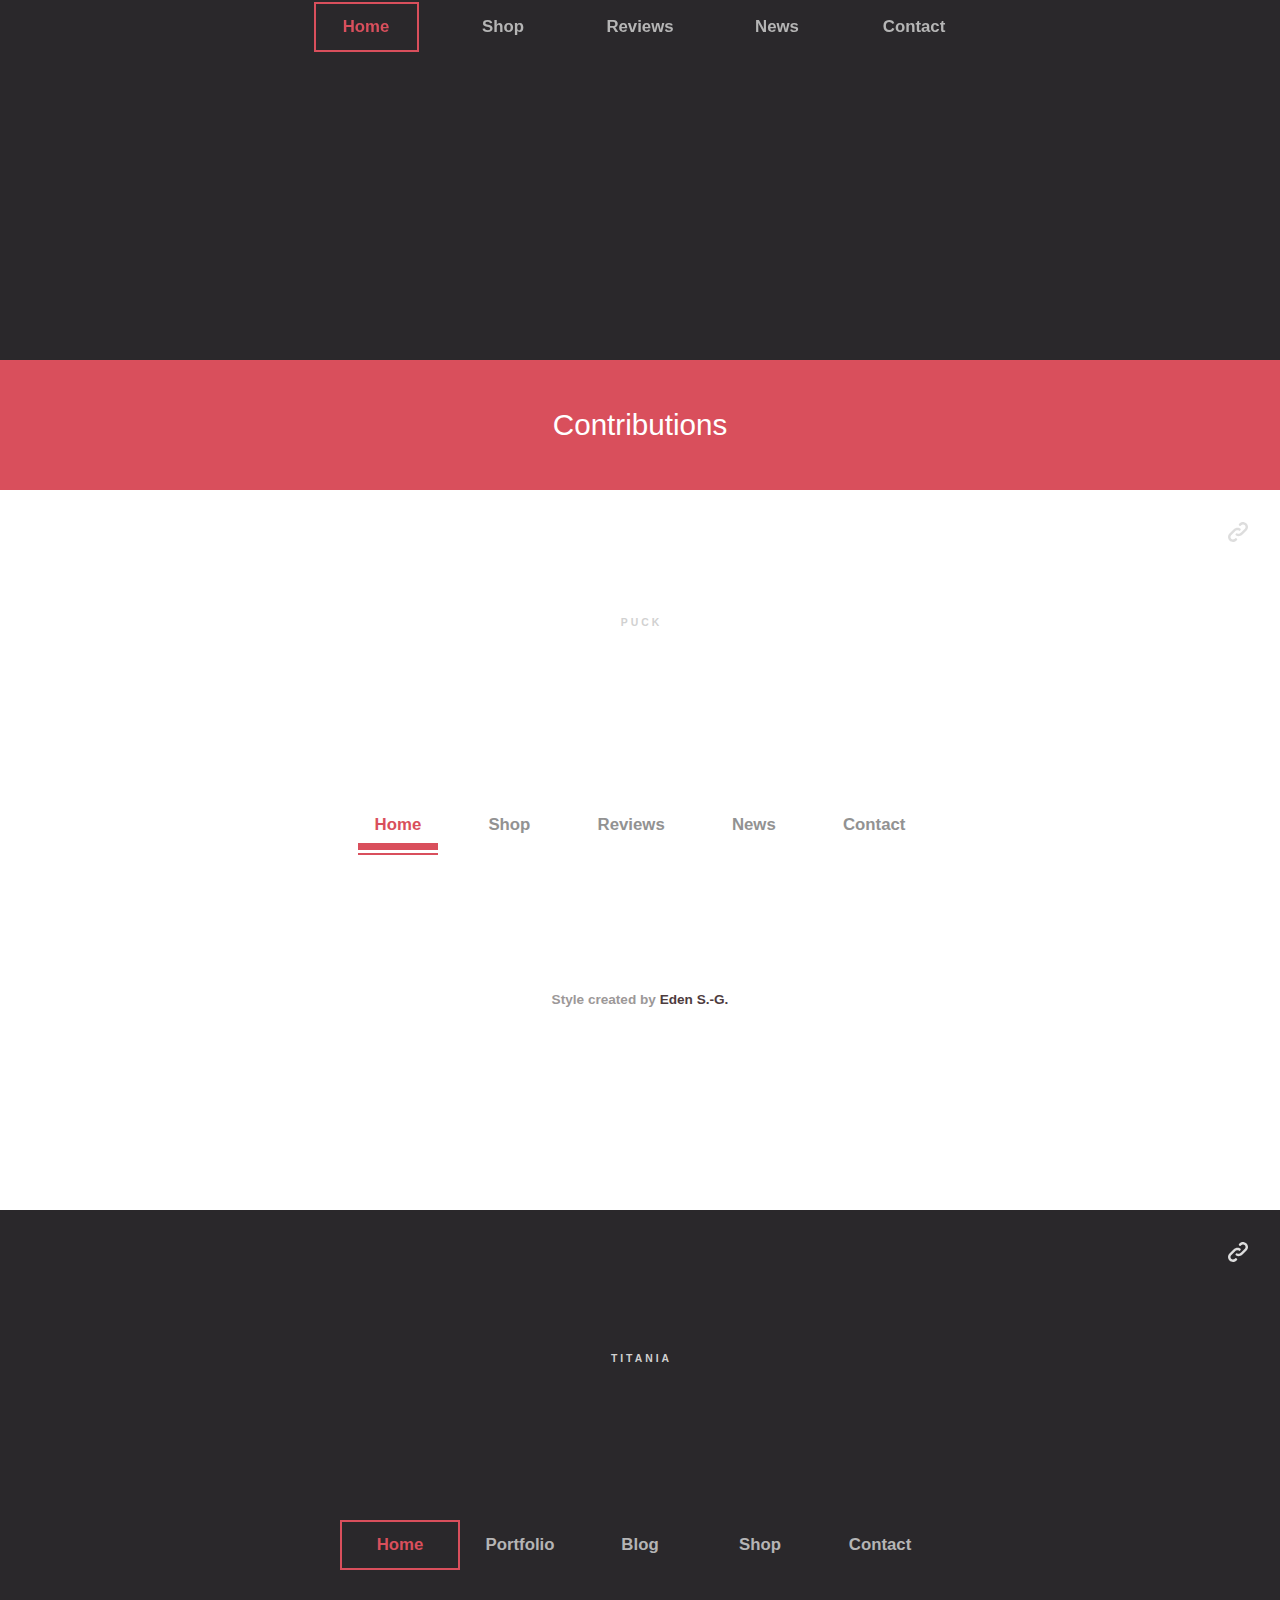
<file: LineMenuStyles-master/index.html>
<!DOCTYPE html>
<html lang="en" class="no-js">
	<head>
		<meta charset="UTF-8" />
		<meta http-equiv="X-UA-Compatible" content="IE=edge">
		<meta name="viewport" content="width=device-width, initial-scale=1">
		<title>Line Menu Styles</title>
		<meta name="description" content="An open collection of menu styles that use the line as a creative design element" />
		<meta name="keywords" content="web design, styles, inspiration, line, pseudo-element, SVG, animation" />
		<meta name="author" content="Codrops" />
		<link rel="shortcut icon" href="favicon.ico">
		<link rel="stylesheet" type="text/css" href="css/normalize.css" />
		<link rel="stylesheet" type="text/css" href="css/demo.css" />
		<link rel="stylesheet" type="text/css" href="css/component.css" />
		<!--[if IE]>
			<script src="http://html5shiv.googlecode.com/svn/trunk/html5.js"></script>
		<![endif]-->
	</head>
	<body>
		<div class="container">
			<header class="section codrops-header">
				<div class="codrops-links">
					<a class="codrops-icon codrops-icon--prev" href="http://tympanus.net/Development/StorytellingMap/" title="Previous Demo"><span>Previous Demo</span></a>
					<a class="codrops-icon codrops-icon--drop" href="http://tympanus.net/codrops/?p=25842" title="Back to the article"><span>Back to the Codrops article</span></a>
				</div>
				<h1><span>Inspiration for</span> Line Menu Styles</h1>
				<!-- GitHub corner by Tim Holman -->
				<a href="https://github.com/codrops/LineMenuStyles/" class="github-corner">
					<svg width="80" height="80" viewBox="0 0 250 250" style="fill:#fff; color:#d94f5c; position: absolute; top: 0; border: 0; right: 0;">
						<path d="M0,0 L115,115 L130,115 L142,142 L250,250 L250,0 Z"></path>
						<path d="M128.3,109.0 C113.8,99.7 119.0,89.6 119.0,89.6 C122.0,82.7 120.5,78.6 120.5,78.6 C119.2,72.0 123.4,76.3 123.4,76.3 C127.3,80.9 125.5,87.3 125.5,87.3 C122.9,97.6 130.6,101.9 134.4,103.2" fill="currentColor" style="transform-origin: 130px 106px;" class="octo-arm"></path>
						<path d="M115.0,115.0 C114.9,115.1 118.7,116.5 119.8,115.4 L133.7,101.6 C136.9,99.2 139.9,98.4 142.2,98.6 C133.8,88.0 127.5,74.4 143.8,58.0 C148.5,53.4 154.0,51.2 159.7,51.0 C160.3,49.4 163.2,43.6 171.4,40.1 C171.4,40.1 176.1,42.5 178.8,56.2 C183.1,58.6 187.2,61.8 190.9,65.4 C194.5,69.0 197.7,73.2 200.1,77.6 C213.8,80.2 216.3,84.9 216.3,84.9 C212.7,93.1 206.9,96.0 205.4,96.6 C205.1,102.4 203.0,107.8 198.3,112.5 C181.9,128.9 168.3,122.5 157.7,114.1 C157.9,116.9 156.7,120.9 152.7,124.9 L141.0,136.5 C139.8,137.7 141.6,141.9 141.8,141.8 Z" fill="currentColor" class="octo-body"></path>
					</svg>
				</a>
			</header>
			<section class="section section--intro">
				<p>The line is such a versatile element in web design. There are so many interesting possibilities when it comes to using the line to enhance user interaction with subtle animations. <br><br><strong>Let's explore some today.</strong></p>
			</section>
			<section class="section section--menu" id="Alonso">
				<h2 class="section__title">Alonso</h2>
				<span class="link-copy"></span>
				<nav class="menu menu--alonso">
					<ul class="menu__list">
						<li class="menu__item menu__item--current"><a href="#" class="menu__link">Home</a></li>
						<li class="menu__item"><a href="#" class="menu__link">Gallery</a></li>
						<li class="menu__item"><a href="#" class="menu__link">Portfolio</a></li>
						<li class="menu__item"><a href="#" class="menu__link">Clients</a></li>
						<li class="menu__item"><a href="#" class="menu__link">Contact</a></li>
						<li class="menu__line"></li>
					</ul>
				</nav>
			</section>
			<section class="section section--menu" id="Sebastian">
				<h2 class="section__title">Sebastian</h2>
				<span class="link-copy"></span>
				<nav class="menu menu--sebastian">
					<ul class="menu__list">
						<li class="menu__item menu__item--current"><a href="#" class="menu__link">Home</a></li>
						<li class="menu__item"><a href="#" class="menu__link">Shop</a></li>
						<li class="menu__item"><a href="#" class="menu__link">News</a></li>
						<li class="menu__item"><a href="#" class="menu__link">Support</a></li>
						<li class="menu__item"><a href="#" class="menu__link">Contact</a></li>
					</ul>
				</nav>
			</section>
			<section class="section section--menu" id="Prospero">
				<h2 class="section__title">Prospero</h2>
				<span class="link-copy"></span>
				<nav class="menu menu--prospero">
					<ul class="menu__list">
						<li class="menu__item menu__item--current"><a href="#" class="menu__link">Welcome</a></li>
						<li class="menu__item"><a href="#" class="menu__link">About</a></li>
						<li class="menu__item"><a href="#" class="menu__link">Solutions</a></li>
						<li class="menu__item"><a href="#" class="menu__link">Blog</a></li>
						<li class="menu__item"><a href="#" class="menu__link">Contact</a></li>
					</ul>
				</nav>
			</section>
			<section class="section section--menu" id="Viola">
				<h2 class="section__title">Viola</h2>
				<span class="link-copy"></span>
				<nav class="menu menu--viola">
					<ul class="menu__list">
						<li class="menu__item menu__item--current"><a href="#" class="menu__link">Home</a></li>
						<li class="menu__item"><a href="#" class="menu__link">Articles</a></li>
						<li class="menu__item"><a href="#" class="menu__link">Reviews</a></li>
						<li class="menu__item"><a href="#" class="menu__link">Shop</a></li>
						<li class="menu__item"><a href="#" class="menu__link">Contact</a></li>
					</ul>
				</nav>
			</section>
			<section class="section section--menu" id="Antonio">
				<h2 class="section__title">Antonio</h2>
				<span class="link-copy"></span>
				<nav class="menu menu--antonio">
					<ul class="menu__list">
						<li class="menu__item menu__item--current"><a href="#" class="menu__link">Home</a></li>
						<li class="menu__item"><a href="#" class="menu__link">Blog</a></li>
						<li class="menu__item"><a href="#" class="menu__link">About</a></li>
						<li class="menu__item"><a href="#" class="menu__link">Support</a></li>
						<li class="menu__item"><a href="#" class="menu__link">Contact</a></li>
					</ul>
				</nav>
			</section>
			<section class="section section--menu" id="Miranda">
				<h2 class="section__title">Miranda</h2>
				<span class="link-copy"></span>
				<nav class="menu menu--miranda">
					<ul class="menu__list">
						<li class="menu__item menu__item--current"><a href="#" class="menu__link">Start</a></li>
						<li class="menu__item"><a href="#" class="menu__link">Deals</a></li>
						<li class="menu__item"><a href="#" class="menu__link">Special Offers</a></li>
						<li class="menu__item"><a href="#" class="menu__link">News</a></li>
						<li class="menu__item"><a href="#" class="menu__link">Contact</a></li>
					</ul>
				</nav>
				<p class="info">Inspired by the menu seen on <a href="http://spg.se/">spg.se</a></p>
			</section>
			<section class="section section--menu" id="Ariel">
				<h2 class="section__title">Ariel</h2>
				<span class="link-copy"></span>
				<nav class="menu menu--ariel">
					<ul class="menu__list">
						<li class="menu__item menu__item--current"><a href="#" class="menu__link">Home</a></li>
						<li class="menu__item"><a href="#" class="menu__link">Shop</a></li>
						<li class="menu__item"><a href="#" class="menu__link">Story</a></li>
						<li class="menu__item"><a href="#" class="menu__link">Blog</a></li>
						<li class="menu__item"><a href="#" class="menu__link">Contact</a></li>
					</ul>
				</nav>
			</section>
			<section class="section section--menu" id="Caliban">
				<h2 class="section__title">Caliban</h2>
				<span class="link-copy"></span>
				<nav class="menu menu--caliban">
					<ul class="menu__list">
						<li class="menu__item menu__item--current"><a href="#" class="menu__link">Home</a></li>
						<li class="menu__item"><a href="#" class="menu__link">News</a></li>
						<li class="menu__item"><a href="#" class="menu__link">About</a></li>
						<li class="menu__item"><a href="#" class="menu__link">Shop</a></li>
						<li class="menu__item"><a href="#" class="menu__link">Contact</a></li>
					</ul>
				</nav>
			</section>
			<section class="section section--menu" id="Ferdinand">
				<h2 class="section__title">Ferdinand</h2>
				<span class="link-copy"></span>
				<nav class="menu menu--ferdinand">
					<ul class="menu__list">
						<li class="menu__item menu__item--current"><a href="#" class="menu__link">Home</a></li>
						<li class="menu__item"><a href="#" class="menu__link">Who we are</a></li>
						<li class="menu__item"><a href="#" class="menu__link">What we offer</a></li>
						<li class="menu__item"><a href="#" class="menu__link">Our news</a></li>
						<li class="menu__item"><a href="#" class="menu__link">Contact us</a></li>
					</ul>
				</nav>
			</section>
			<section class="section section--menu" id="Adrian">
				<h2 class="section__title">Adrian</h2>
				<span class="link-copy"></span>
				<nav class="menu menu--adrian">
					<ul class="menu__list">
						<li class="menu__item menu__item--current"><a href="#" class="menu__link"><span class="menu__helper">Home</span></a></li>
						<li class="menu__item"><a href="#" class="menu__link"><span class="menu__helper">Recipes</span></a></li>
						<li class="menu__item"><a href="#" class="menu__link"><span class="menu__helper">Health</span></a></li>
						<li class="menu__item"><a href="#" class="menu__link"><span class="menu__helper">Shop</span></a></li>
						<li class="menu__item"><a href="#" class="menu__link"><span class="menu__helper">Contact</span></a></li>
					</ul>
				</nav>
			</section>
			<section class="section section--menu" id="Francisco">
				<h2 class="section__title">Francisco</h2>
				<span class="link-copy"></span>
				<nav class="menu menu--francisco">
					<ul class="menu__list">
						<li class="menu__item menu__item--current"><a href="#" class="menu__link"><span class="menu__helper">Home</span></a></li>
						<li class="menu__item"><a href="#" class="menu__link"><span class="menu__helper">Shop</span></a></li>
						<li class="menu__item"><a href="#" class="menu__link"><span class="menu__helper">News</span></a></li>
						<li class="menu__item"><a href="#" class="menu__link"><span class="menu__helper">Projects</span></a></li>
						<li class="menu__item"><a href="#" class="menu__link"><span class="menu__helper">Contact</span></a></li>
					</ul>
				</nav>
			</section>
			<section class="section section--menu" id="Trinculo">
				<h2 class="section__title">Trinculo</h2>
				<span class="link-copy"></span>
				<nav class="menu menu--trinculo">
					<ul class="menu__list">
						<li class="menu__item menu__item--current"><a href="#" class="menu__link"><span class="menu__helper">Home</span></a></li>
						<li class="menu__item"><a href="#" class="menu__link"><span class="menu__helper">About</span></a></li>
						<li class="menu__item"><a href="#" class="menu__link"><span class="menu__helper">Stories</span></a></li>
						<li class="menu__item"><a href="#" class="menu__link"><span class="menu__helper">Shop</span></a></li>
						<li class="menu__item"><a href="#" class="menu__link"><span class="menu__helper">Register</span></a></li>
					</ul>
				</nav>
			</section>
			<section class="section section--menu" id="Stephano">
				<h2 class="section__title">Stephano</h2>
				<span class="link-copy"></span>
				<nav class="menu menu--stephano">
					<ul class="menu__list">
						<li class="menu__item menu__item--current"><a href="#" class="menu__link">Home</a></li>
						<li class="menu__item"><a href="#" class="menu__link">Shop</a></li>
						<li class="menu__item"><a href="#" class="menu__link">News</a></li>
						<li class="menu__item"><a href="#" class="menu__link">Support</a></li>
						<li class="menu__item"><a href="#" class="menu__link">Contact</a></li>
					</ul>
				</nav>
			</section>
			<section class="section section--menu" id="Iris">
				<h2 class="section__title">Iris</h2>
				<span class="link-copy"></span>
				<nav class="menu menu--iris">
					<ul class="menu__list">
						<li class="menu__item menu__item--current"><a href="#" class="menu__link">Home</a></li>
						<li class="menu__item"><a href="#" class="menu__link">Shop</a></li>
						<li class="menu__item"><a href="#" class="menu__link">News</a></li>
						<li class="menu__item"><a href="#" class="menu__link">Support</a></li>
						<li class="menu__item"><a href="#" class="menu__link">Contact</a></li>
					</ul>
				</nav>
			</section>
			<section class="section section--menu" id="Ceres">
				<h2 class="section__title">Ceres</h2>
				<span class="link-copy"></span>
				<nav class="menu menu--ceres">
					<ul class="menu__list">
						<li class="menu__item menu__item--current"><a href="#" class="menu__link">Home</a></li>
						<li class="menu__item"><a href="#" class="menu__link">Gallery</a></li>
						<li class="menu__item"><a href="#" class="menu__link">Clients</a></li>
						<li class="menu__item"><a href="#" class="menu__link">Shop</a></li>
						<li class="menu__item"><a href="#" class="menu__link">Contact</a></li>
					</ul>
				</nav>
			</section>
			<section class="section section--menu" id="Juno">
				<h2 class="section__title">Juno</h2>
				<span class="link-copy"></span>
				<nav class="menu menu--juno">
					<ul class="menu__list">
						<li class="menu__item menu__item--current"><a href="#" class="menu__link">Home</a></li>
						<li class="menu__item"><a href="#" class="menu__link">Who we are</a></li>
						<li class="menu__item"><a href="#" class="menu__link">What we offer</a></li>
						<li class="menu__item"><a href="#" class="menu__link">Our news</a></li>
						<li class="menu__item"><a href="#" class="menu__link">Contact us</a></li>
					</ul>
				</nav>
			</section>
			<section class="section section--menu" id="Maria">
				<h2 class="section__title">Maria</h2>
				<span class="link-copy"></span>
				<nav class="menu menu--maria">
					<ul class="menu__list">
						<li class="menu__item menu__item--current"><a href="#" class="menu__link">Home</a></li>
						<li class="menu__item"><a href="#" class="menu__link">Shop</a></li>
						<li class="menu__item"><a href="#" class="menu__link">News</a></li>
						<li class="menu__item"><a href="#" class="menu__link">Support</a></li>
						<li class="menu__item"><a href="#" class="menu__link">Contact</a></li>
					</ul>
				</nav>
			</section>
			<section class="section section--menu" id="Valentine">
				<h2 class="section__title">Valentine</h2>
				<span class="link-copy"></span>
				<nav class="menu menu--valentine">
					<ul class="menu__list">
						<li class="menu__item menu__item--current"><a href="#" class="menu__link">Home</a></li>
						<li class="menu__item"><a href="#" class="menu__link">Shop</a></li>
						<li class="menu__item"><a href="#" class="menu__link">Reviews</a></li>
						<li class="menu__item"><a href="#" class="menu__link">News</a></li>
						<li class="menu__item"><a href="#" class="menu__link">Contact</a></li>
					</ul>
				</nav>
			</section>
			<div class="break">
				<h2 class="break__title">Contributions</h2>
			</div>
			<section class="section section--menu" id="Puck">
				<h2 class="section__title">Puck</h2>
				<span class="link-copy"></span>
				<nav class="menu menu--puck">
					<ul class="menu__list">
						<li class="menu__item menu__item--current"><a href="#" class="menu__link">Home</a></li>
						<li class="menu__item"><a href="#" class="menu__link">Shop</a></li>
						<li class="menu__item"><a href="#" class="menu__link">Reviews</a></li>
						<li class="menu__item"><a href="#" class="menu__link">News</a></li>
						<li class="menu__item"><a href="#" class="menu__link">Contact</a></li>
					</ul>
				</nav>
				<p class="info">Style created by <a href="http://edensg.me">Eden S.-G.</a></p>
			</section>
			<section class="section section--menu" id="Titania">
				<h2 class="section__title">Titania</h2>
				<span class="link-copy"></span>
				<nav class="menu menu--titania">
					<ul class="menu__list">
						<li class="menu__item menu__item--current"><a href="#" class="menu__link">Home</a></li>
						<li class="menu__item"><a href="#" class="menu__link">Portfolio</a></li>
						<li class="menu__item"><a href="#" class="menu__link">Blog</a></li>
						<li class="menu__item"><a href="#" class="menu__link">Shop</a></li>
						<li class="menu__item"><a href="#" class="menu__link">Contact</a></li>
						<li class="menu__lines"></li>
					</ul>
				</nav>
				<p class="info">Style created by <a href="https://twitter.com/rileyjshaw">rileyjshaw</a></p>
			</section>
			<section class="section section--menu" id="Bagot">
				<h2 class="section__title">Bagot</h2>
				<span class="link-copy"></span>
				<nav class="menu menu--bagot">
					<ul class="menu__list">
						<li class="menu__item menu__item--current"><a href="#" class="menu__link">Home</a></li>
						<li class="menu__item"><a href="#" class="menu__link">Gallery</a></li>
						<li class="menu__item"><a href="#" class="menu__link">Clients</a></li>
						<li class="menu__item"><a href="#" class="menu__link">Shop</a></li>
						<li class="menu__item"><a href="#" class="menu__link">Contact</a></li>
					</ul>
				</nav>
				<p class="info">Style created by <a href="https://twitter.com/RplusTW">Rplus</a></p>
			</section>
			<section class="section section--menu" id="Shylock">
				<h2 class="section__title">Shylock</h2>
				<span class="link-copy"></span>
				<nav class="menu menu--shylock">
					<ul class="menu__list">
						<li class="menu__item menu__item--current"><a href="#" class="menu__link">Home</a></li>
						<li class="menu__item"><a href="#" class="menu__link">Portfolio</a></li>
						<li class="menu__item"><a href="#" class="menu__link">Blog</a></li>
						<li class="menu__item"><a href="#" class="menu__link">Shop</a></li>
						<li class="menu__item"><a href="#" class="menu__link">Contact</a></li>
					</ul>
				</nav>
			<p class="info">Style created by <a href="https://twitter.com/benhanks040888">Hendra Susanto</a></p>
			</section>
			<section class="section section--menu" id="Cordelia">
				<h2 class="section__title">Cordelia</h2>
				<span class="link-copy"></span>
				<nav class="menu menu--cordelia">
					<ul class="menu__list">
						<li class="menu__item menu__item--current"><a href="#" class="menu__link">Home</a></li>
						<li class="menu__item"><a href="#" class="menu__link">Portfolio</a></li>
						<li class="menu__item"><a href="#" class="menu__link">Blog</a></li>
						<li class="menu__item"><a href="#" class="menu__link">Shop</a></li>
						<li class="menu__item"><a href="#" class="menu__link">Contact</a></li>
					</ul>
				</nav>
				<p class="info">Style created by <a href="https://twitter.com/vivien_le_neez">Vivien Le Néez</a></p>
			</section>
			<section class="section section--menu" id="Horatio">
				<h2 class="section__title">Horatio</h2>
				<span class="link-copy"></span>
				<nav class="menu menu--horatio">
						<ul class="menu__list">
								<li class="menu__item menu__item--current"><a class="menu__link">Home</a></li>
								<li class="menu__item"><a class="menu__link">Portfolio</a></li>
								<li class="menu__item"><a class="menu__link">Blog</a></li>
								<li class="menu__item"><a class="menu__link">Shop</a></li>
								<li class="menu__item"><a class="menu__link">Contact</a></li>
						</ul>
				</nav>
				<p class="info">Style created by <a href="https://jamessteinbach.com">James Steinbach</a></p>
			</section>
			<section class="section section--menu" id="Luce">
				<h2 class="section__title">Luce</h2>
				<span class="link-copy"></span>
				<nav class="menu menu--luce">
					<ul class="menu__list">
						<li class="menu__item menu__item--current"><a class="menu__link">Home</a></li>
						<li class="menu__item"><a class="menu__link">Portfolio</a></li>
						<li class="menu__item"><a class="menu__link">Blog</a></li>
						<li class="menu__item"><a class="menu__link">Shop</a></li>
						<li class="menu__item"><a class="menu__link">Contact</a></li>
					</ul>
				</nav>
				<p class="info">Style created by <a href="http://ryjohnson.com">ryjohnson</a></p>
			</section>
			<section class="section section--menu" id="juliet">
				<h2 class="section__title">Juliet</h2>
				<span class="link-copy"></span>
				<nav class="menu menu--juliet">
					<ul class="menu__list">
						<li class="menu__item menu__item--current"><a href="#" class="menu__link">Home</a></li>
						<li class="menu__item"><a href="#" class="menu__link">Portfolio</a></li>
						<li class="menu__item"><a href="#" class="menu__link">Blog</a></li>
						<li class="menu__item"><a href="#" class="menu__link">Shop</a></li>
						<li class="menu__item"><a href="#" class="menu__link">Contact</a></li>
					</ul>
				</nav>
				<p class="info">Style created by <a href="http://arkapravamajumder.com/">Arkaprava Majumder</a></p>
			</section>
			<section class="section section--menu" id="invulner">
				<h2 class="section__title">Invulner</h2>
				<span class="link-copy"></span>
				<nav class="menu menu--invulner">
					<ul class="menu__list">
						<li class="menu__item menu__item--current"><a class="menu__link">Home</a></li>
						<li class="menu__item"><a class="menu__link">Portfolio</a></li>
						<li class="menu__item"><a class="menu__link">Blog</a></li>
						<li class="menu__item"><a class="menu__link">Shop</a></li>
						<li class="menu__item"><a class="menu__link">Contact</a></li>
					</ul>
				</nav>
				<p class="info">Style created by <a href="https://ru.linkedin.com/in/anton-nikiforov-784386105">Anton Nikiforov</a></p>
			</section>
			<section class="section section--menu" id="tantalid">
				<h2 class="section__title">tantalid</h2>
				<span class="link-copy"></span>
				<nav class="menu menu--tantalid">
					<ul class="menu__list">
						<li class="menu__item menu__item--current"><a href="#" class="menu__link">Home</a></li>
						<li class="menu__item"><a href="#" class="menu__link">Gallery</a></li>
						<li class="menu__item"><a href="#" class="menu__link">Clients</a></li>
						<li class="menu__item"><a href="#" class="menu__link">Shop</a></li>
						<li class="menu__item"><a href="#" class="menu__link">Contact</a></li>
					</ul>
				</nav>
				<p class="info">Style created by <a href="https://ua.linkedin.com/in/andrii-polishchuk-4177904a">tantalid</a></p>
			</section>
			<!-- Check out the README.md for details on how to contribute -->
			<!-- copy this section -->
			<section class="section section--menu" id="Yourstyle">
				<h2 class="section__title">Your style</h2>
				<span class="link-copy"></span>
				<nav class="menu menu--yourstyle">
					<ul class="menu__list">
						<li class="menu__item menu__item--current"><a href="#" class="menu__link">Home</a></li>
						<li class="menu__item"><a href="#" class="menu__link">Gallery</a></li>
						<li class="menu__item"><a href="#" class="menu__link">Clients</a></li>
						<li class="menu__item"><a href="#" class="menu__link">Shop</a></li>
						<li class="menu__item"><a href="#" class="menu__link">Contact</a></li>
					</ul>
				</nav>
				<p class="info">Style created by <a href="https://github.com/codrops/LineMenuStyles/">[your name]</a></p>
				<p class="info"><a href="https://github.com/codrops/LineMenuStyles/">Check out</a> how you can add your style here.</p>
			</section>
			<!-- end copy -->
			<!-- Related demos -->
			<section class="content content--related">
				<p>If you enjoyed this demo you might also like:</p>
				<div class="content__wrap content__wrap--related">
					<a class="media-item" href="http://tympanus.net/Development/TextStylesHoverEffects/">
						<img class="media-item__img" src="img/related/LinkStylesHoverEffects.jpg">
						<h3 class="media-item__title">Text Styles and Hover Effects</h3>
					</a>
					<a class="media-item" href="http://tympanus.net/Development/TextInputEffects/">
						<img class="media-item__img" src="img/related/TextInputEffects.jpg">
						<h3 class="media-item__title">Text Input Effects</h3>
					</a>
					<a class="media-item" href="http://tympanus.net/Development/CreativeLinkEffects/">
						<img class="media-item__img" src="img/related/CreativeLinkEffects.png">
						<h3 class="media-item__title">Creative Link Effects</h3>
					</a>
					<a class="media-item" href="http://tympanus.net/Development/ButtonStylesInspiration/">
						<img class="media-item__img" src="img/related/ButtonStylesInspiration.png">
						<h3 class="media-item__title">Button Styles Inspiration</h3>
					</a>
				</div>
			</section>
		</div>
		<!-- /container -->
		<script src="js/classie.js"></script>
		<script src="js/clipboard.min.js"></script>
		<script>
		(function() {
			[].slice.call(document.querySelectorAll('.menu')).forEach(function(menu) {
				var menuItems = menu.querySelectorAll('.menu__link'),
					setCurrent = function(ev) {
						ev.preventDefault();

						var item = ev.target.parentNode; // li

						// return if already current
						if (classie.has(item, 'menu__item--current')) {
							return false;
						}
						// remove current
						classie.remove(menu.querySelector('.menu__item--current'), 'menu__item--current');
						// set current
						classie.add(item, 'menu__item--current');
					};

				[].slice.call(menuItems).forEach(function(el) {
					el.addEventListener('click', setCurrent);
				});
			});

			[].slice.call(document.querySelectorAll('.link-copy')).forEach(function(link) {
				link.setAttribute('data-clipboard-text', location.protocol + '//' + location.host + location.pathname + '#' + link.parentNode.id);
				new Clipboard(link);
				link.addEventListener('click', function() {
					classie.add(link, 'link-copy--animate');
					setTimeout(function() {
						classie.remove(link, 'link-copy--animate');
					}, 300);
				});
			});
		})(window);
		</script>
	</body>
</html>
</file>
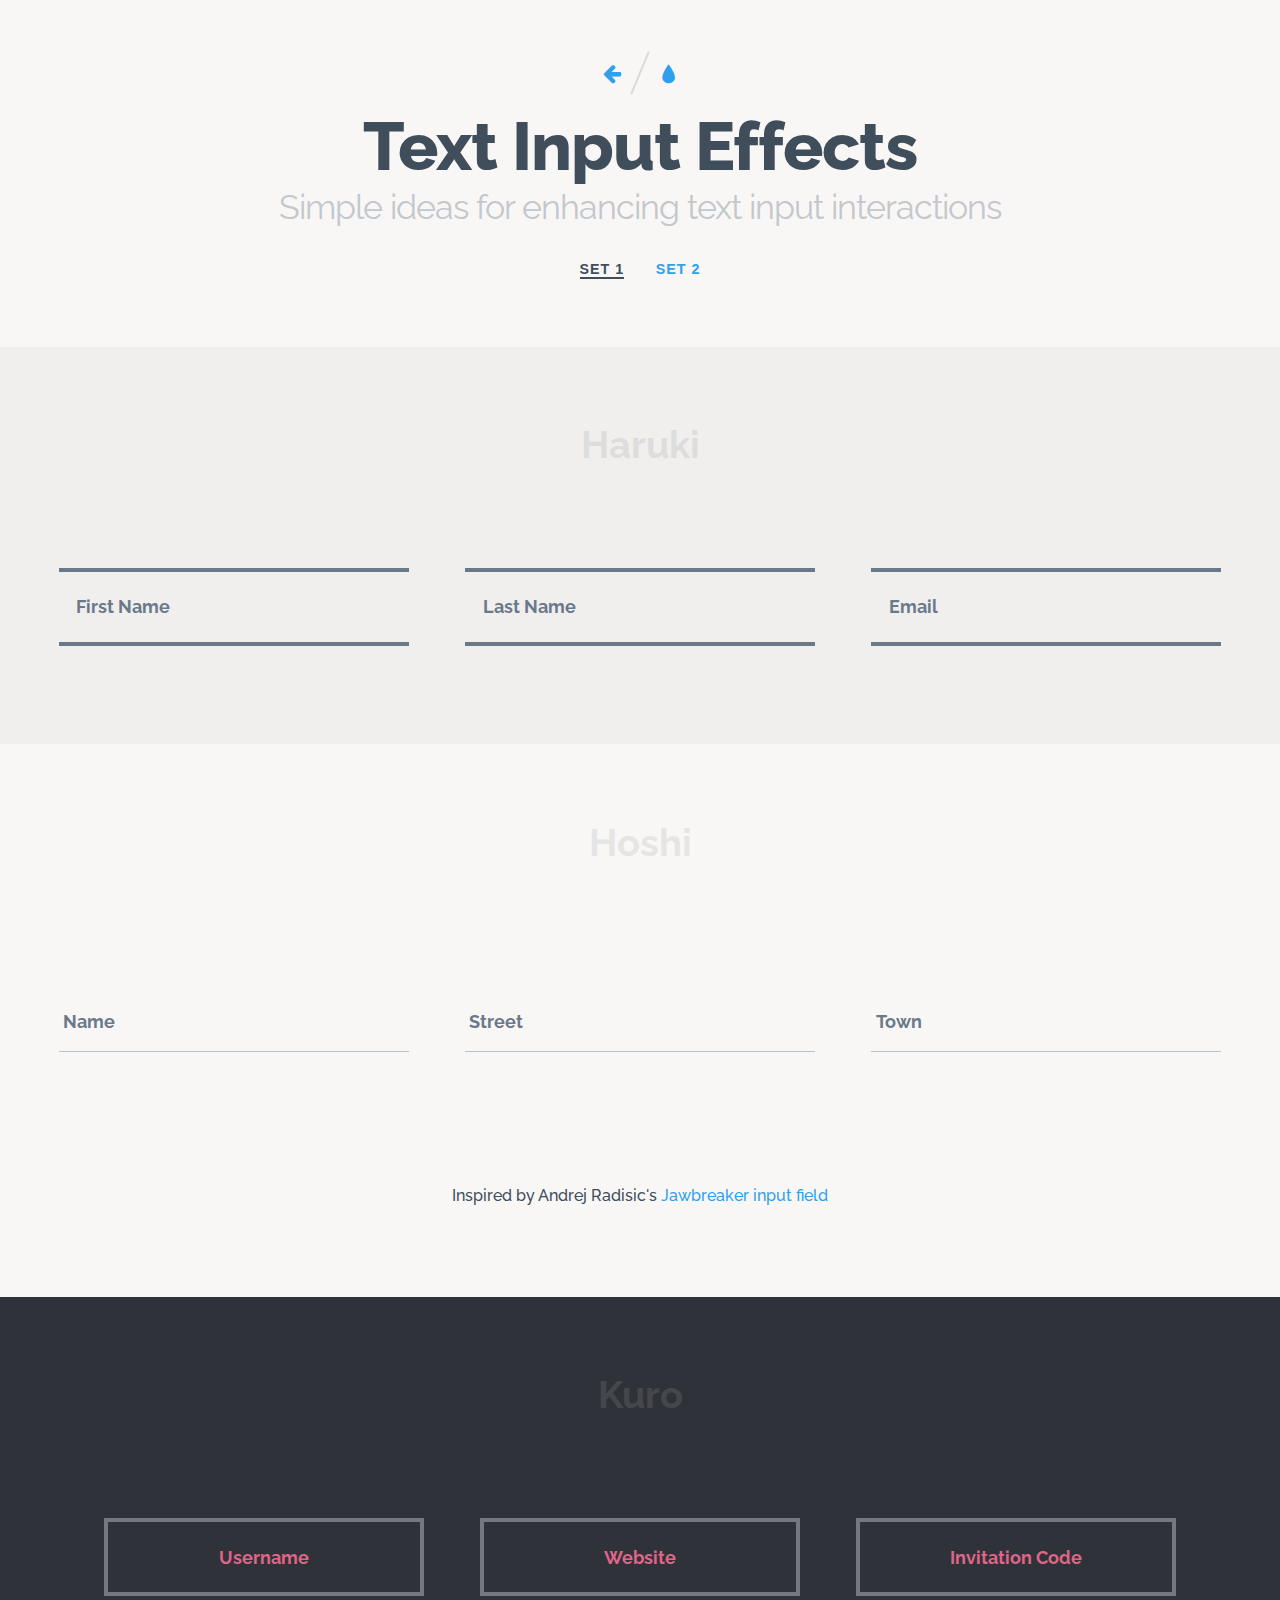
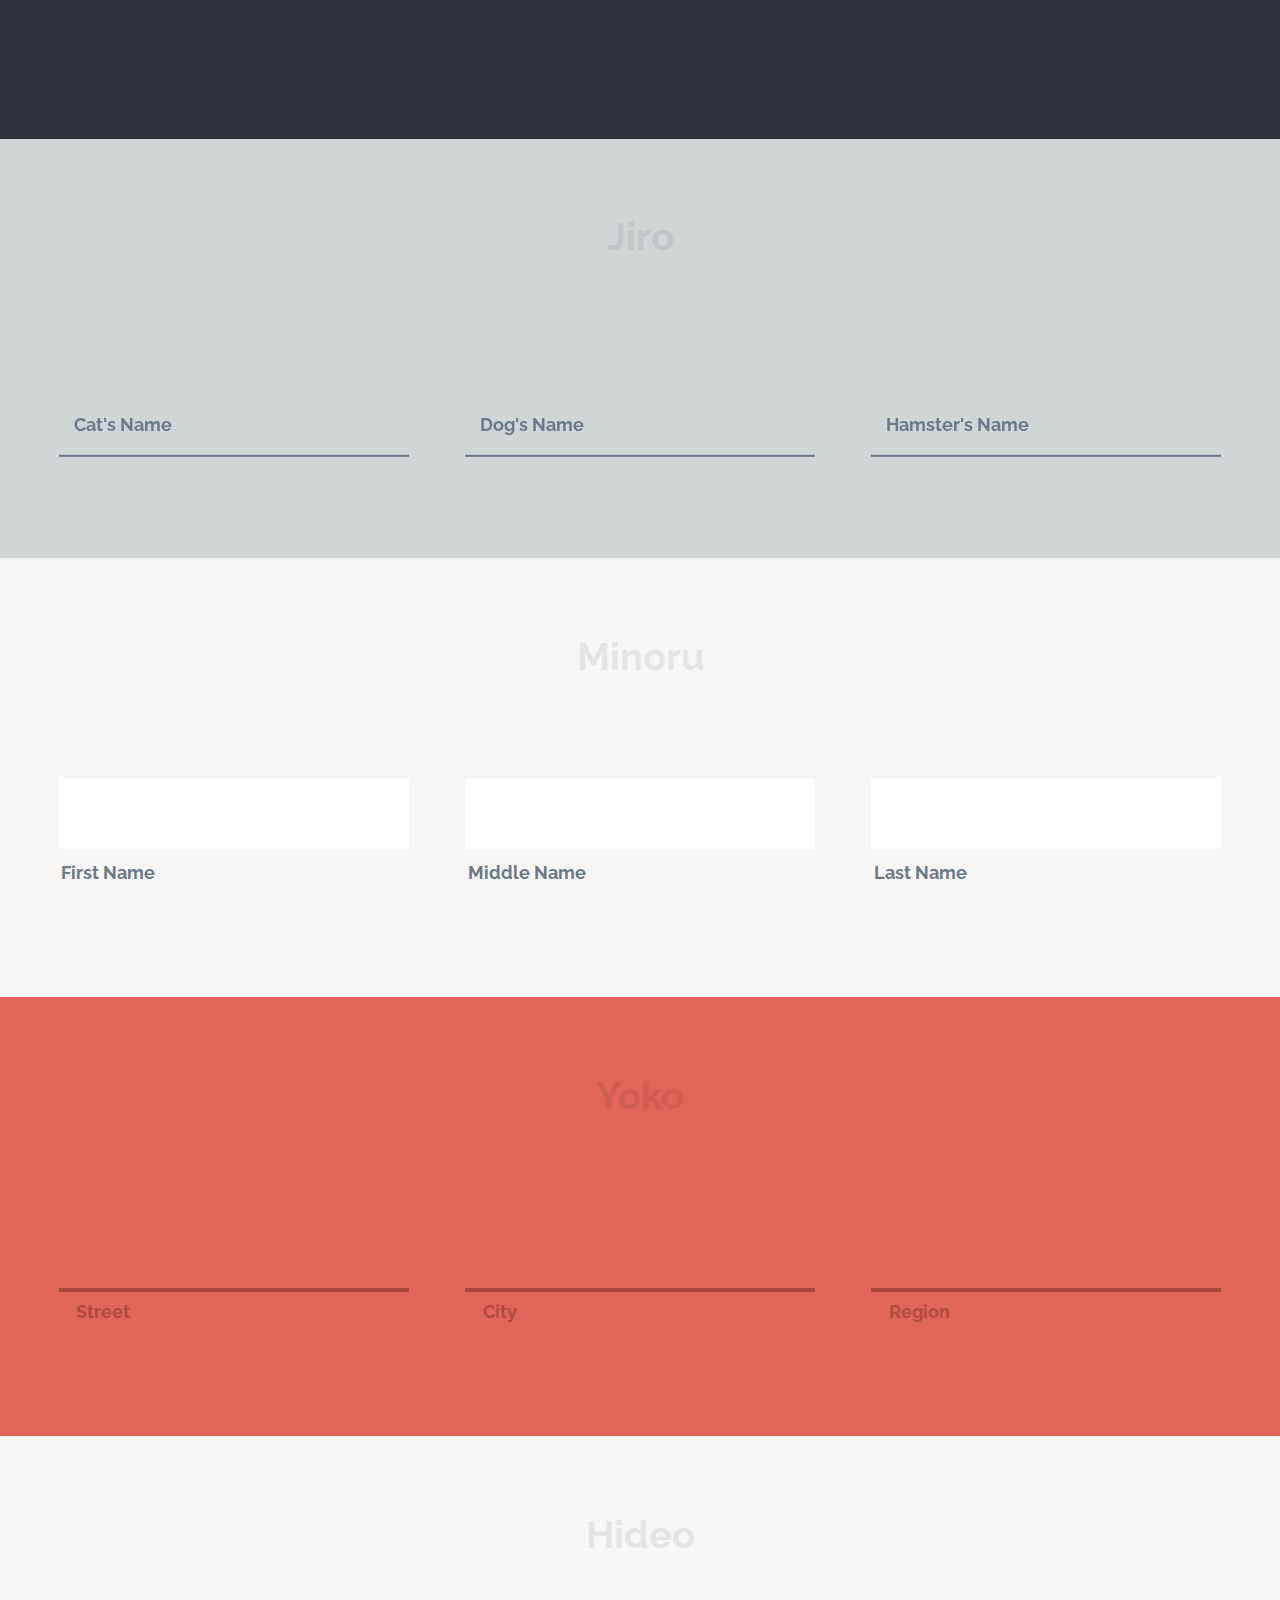
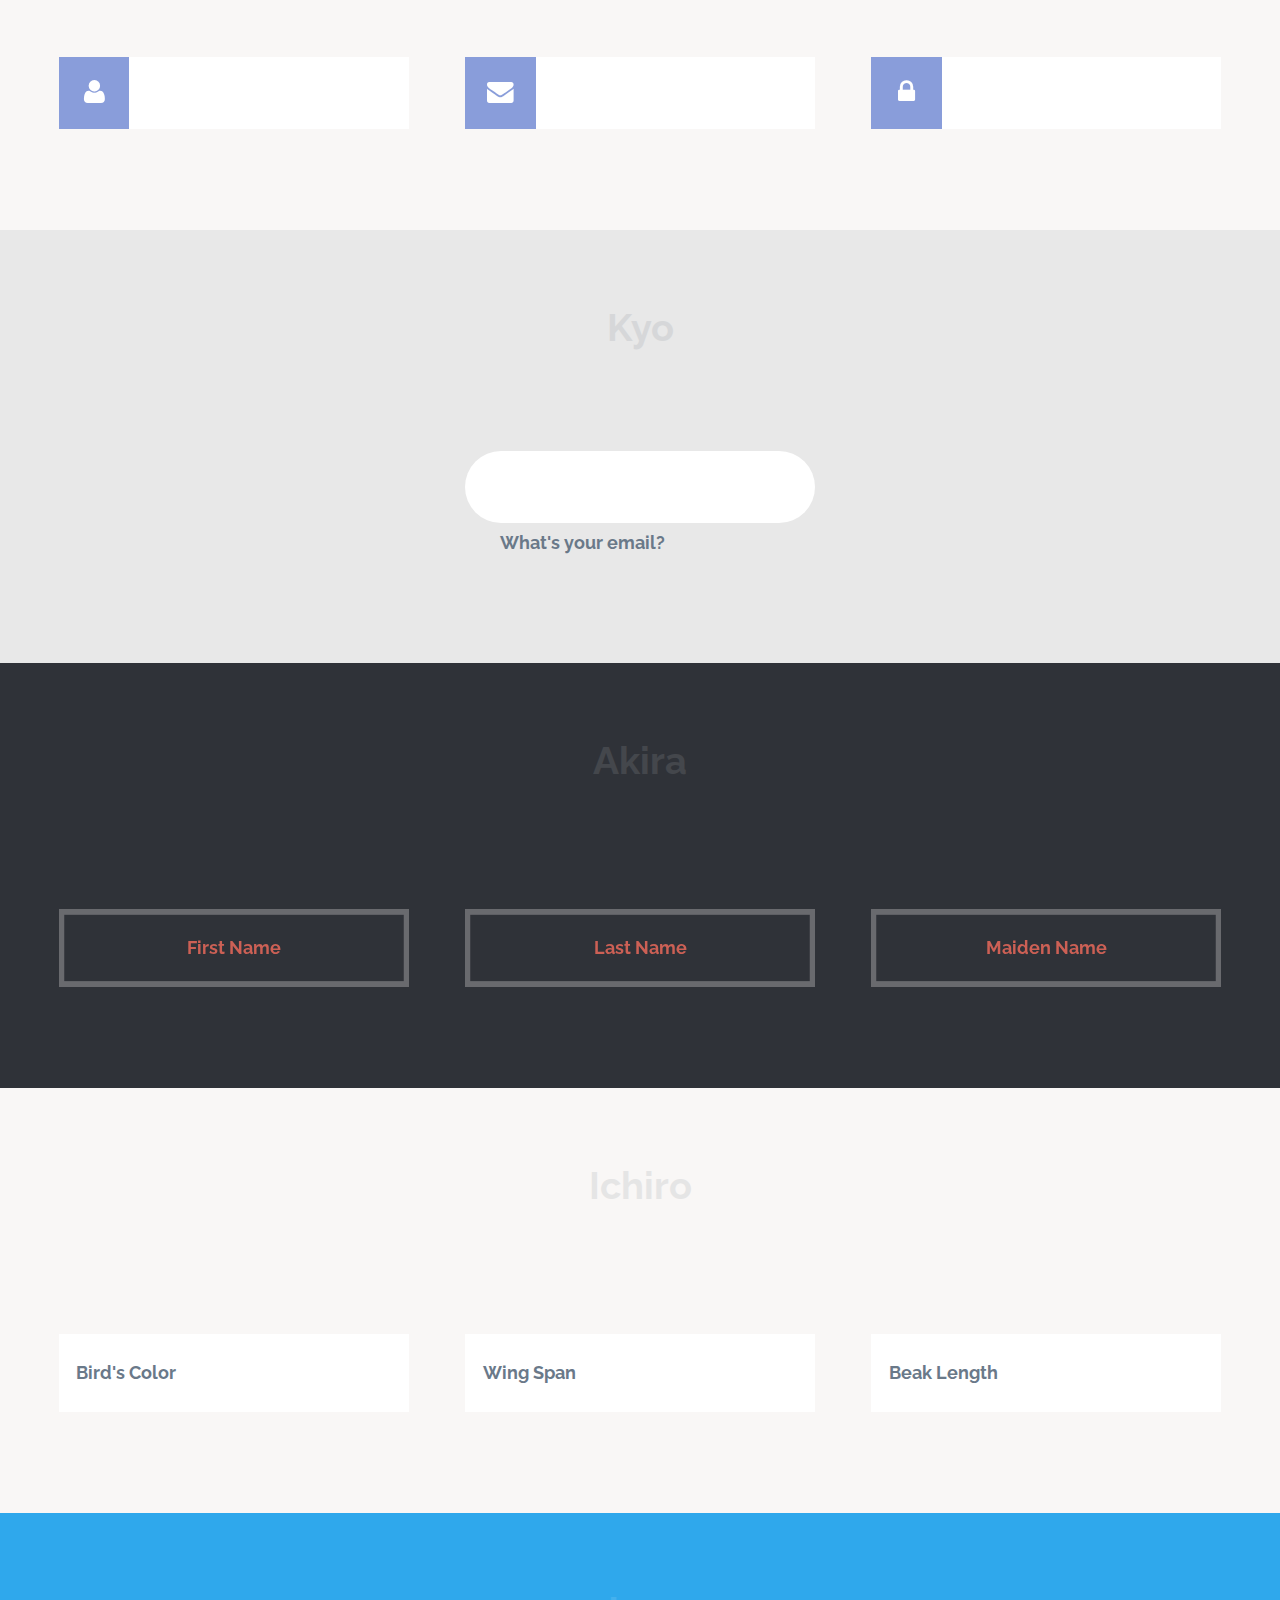
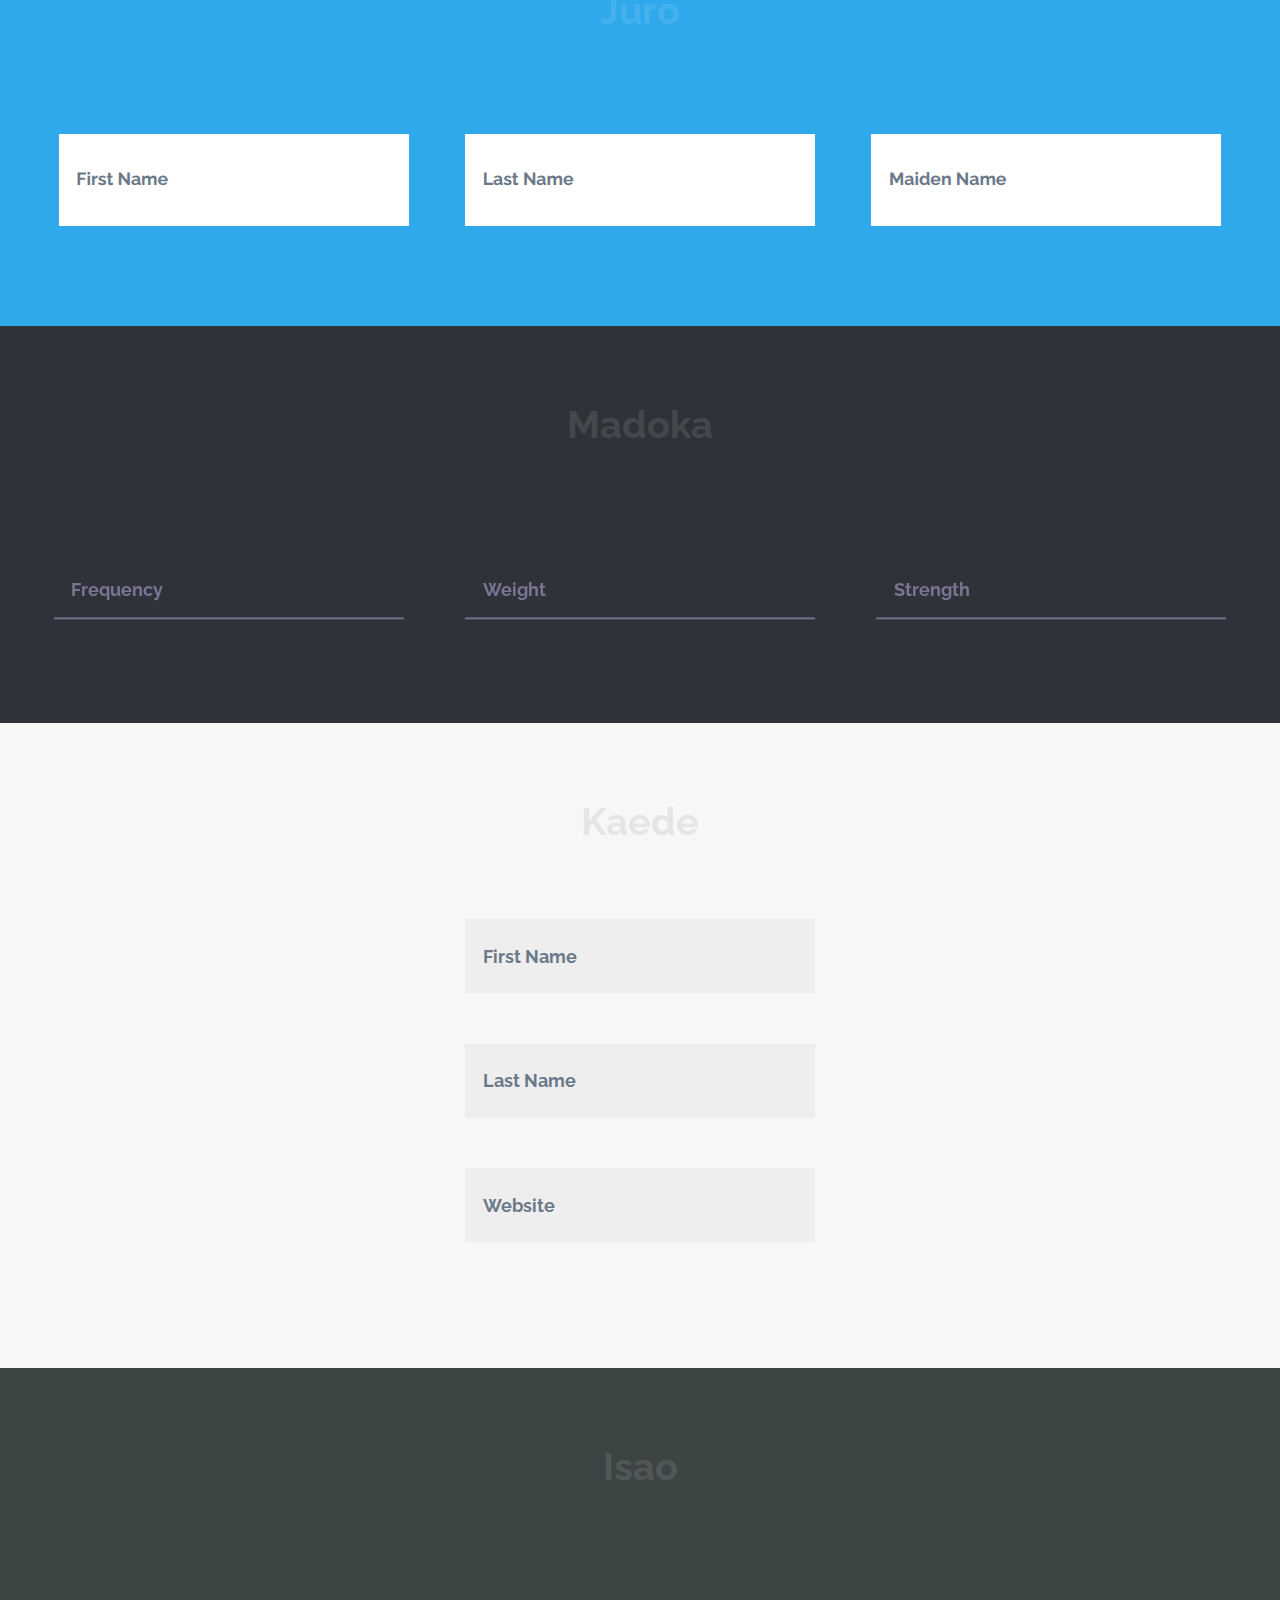
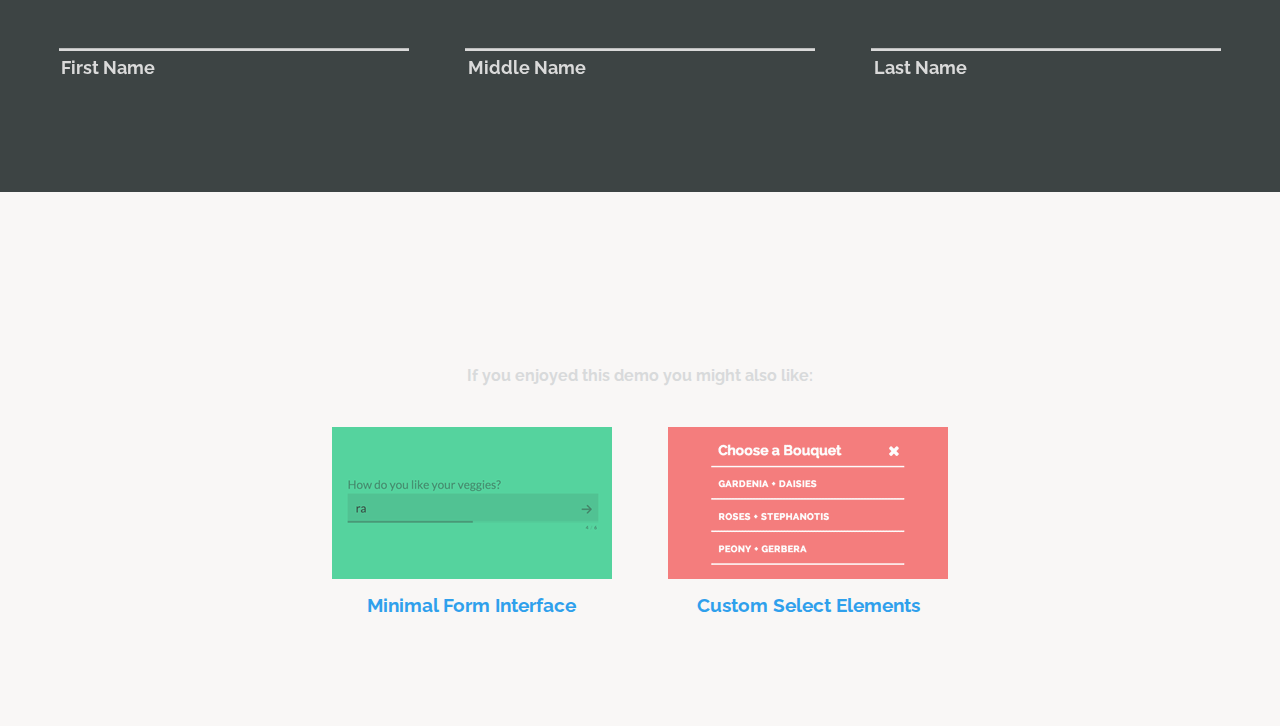
<file: TextInputEffects/index.html>
<!DOCTYPE html>
<html lang="en" class="no-js">
	<head>
		<meta charset="UTF-8" />
		<meta http-equiv="X-UA-Compatible" content="IE=edge">
		<meta name="viewport" content="width=device-width, initial-scale=1">
		<title>Text Input Effects | Set 1</title>
		<meta name="description" content="Simple ideas for enhancing text input interactions" />
		<meta name="keywords" content="input, text, effect, focus, transition, interaction, inspiration, web design" />
		<meta name="author" content="Codrops" />
		<link rel="shortcut icon" href="../favicon.ico">
		<link rel="stylesheet" type="text/css" href="css/normalize.css" />
		<link rel="stylesheet" type="text/css" href="fonts/font-awesome-4.2.0/css/font-awesome.min.css" />
		<link rel="stylesheet" type="text/css" href="css/demo.css" />
		<link rel="stylesheet" type="text/css" href="css/set1.css" />
		<!--[if IE]>
  		<script src="http://html5shiv.googlecode.com/svn/trunk/html5.js"></script>
		<![endif]-->
	</head>
	<body>
		<div class="container">
			<header class="codrops-header">
				<div class="codrops-links">
					<a class="codrops-icon codrops-icon--prev" href="http://tympanus.net/Tutorials/SlidingHeaderLayout/" title="Previous Demo"><span>Previous Demo</span></a>
					<a class="codrops-icon codrops-icon--drop" href="http://tympanus.net/codrops/?p=21991" title="Back to the a"><span>Back to the Codrops a</span></a>
				</div>
				<h1>Text Input Effects <span>Simple ideas for enhancing text input interactions</span></h1>
				<nav class="codrops-demos">
					<a href="index.html" class="current-demo">Set 1</a>
					<a href="index2.html">Set 2</a>
				</nav>
			</header>
			<section class="content bgcolor-1">
				<h2 class="nomargin-bottom">Haruki</h2>
				<span class="input input--haruki">
					<input class="input__field input__field--haruki" type="text" id="input-1" />
					<label class="input__label input__label--haruki" for="input-1">
						<span class="input__label-content input__label-content--haruki">First Name</span>
					</label>
				</span>
				<span class="input input--haruki">
					<input class="input__field input__field--haruki" type="text" id="input-2" />
					<label class="input__label input__label--haruki" for="input-2">
						<span class="input__label-content input__label-content--haruki">Last Name</span>
					</label>
				</span>
				<span class="input input--haruki">
					<input class="input__field input__field--haruki" type="text" id="input-3" />
					<label class="input__label input__label--haruki" for="input-3">
						<span class="input__label-content input__label-content--haruki">Email</span>
					</label>
				</span>
			</section>
			<section class="content">
				<h2>Hoshi</h2>
				<span class="input input--hoshi">
					<input class="input__field input__field--hoshi" type="text" id="input-4" />
					<label class="input__label input__label--hoshi input__label--hoshi-color-1" for="input-4">
						<span class="input__label-content input__label-content--hoshi">Name</span>
					</label>
				</span>
				<span class="input input--hoshi">
					<input class="input__field input__field--hoshi" type="text" id="input-5" />
					<label class="input__label input__label--hoshi input__label--hoshi-color-2" for="input-5">
						<span class="input__label-content input__label-content--hoshi">Street</span>
					</label>
				</span>
				<span class="input input--hoshi">
					<input class="input__field input__field--hoshi" type="text" id="input-6" />
					<label class="input__label input__label--hoshi input__label--hoshi-color-3" for="input-6">
						<span class="input__label-content input__label-content--hoshi">Town</span>
					</label>
				</span>
				<p>Inspired by Andrej Radisic's <a href="https://dribbble.com/shots/1785176-Jawbreaker-input-field">Jawbreaker input field</a></p>
			</section>
			<section class="content bgcolor-4">
				<h2>Kuro</h2>
				<span class="input input--kuro">
					<input class="input__field input__field--kuro" type="text" id="input-7" />
					<label class="input__label input__label--kuro" for="input-7">
						<span class="input__label-content input__label-content--kuro">Username</span>
					</label>
				</span>
				<span class="input input--kuro">
					<input class="input__field input__field--kuro" type="text" id="input-8" />
					<label class="input__label input__label--kuro" for="input-8">
						<span class="input__label-content input__label-content--kuro">Website</span>
					</label>
				</span>
				<span class="input input--kuro">
					<input class="input__field input__field--kuro" type="text" id="input-9" />
					<label class="input__label input__label--kuro" for="input-9">
						<span class="input__label-content input__label-content--kuro">Invitation Code</span>
					</label>
				</span>
			</section>
			<section class="content bgcolor-7">
				<h2>Jiro</h2>
				<span class="input input--jiro">
					<input class="input__field input__field--jiro" type="text" id="input-10" />
					<label class="input__label input__label--jiro" for="input-10">
						<span class="input__label-content input__label-content--jiro">Cat's Name</span>
					</label>
				</span>
				<span class="input input--jiro">
					<input class="input__field input__field--jiro" type="text" id="input-11" />
					<label class="input__label input__label--jiro" for="input-11">
						<span class="input__label-content input__label-content--jiro">Dog's Name</span>
					</label>
				</span>
				<span class="input input--jiro">
					<input class="input__field input__field--jiro" type="text" id="input-12" />
					<label class="input__label input__label--jiro" for="input-12">
						<span class="input__label-content input__label-content--jiro">Hamster's Name</span>
					</label>
				</span>
			</section>
			<section class="content">
				<h2>Minoru</h2>
				<span class="input input--minoru">
					<input class="input__field input__field--minoru" type="text" id="input-13" />
					<label class="input__label input__label--minoru" for="input-13">
						<span class="input__label-content input__label-content--minoru">First Name</span>
					</label>
				</span>
				<span class="input input--minoru">
					<input class="input__field input__field--minoru" type="text" id="input-14" />
					<label class="input__label input__label--minoru" for="input-14">
						<span class="input__label-content input__label-content--minoru">Middle Name</span>
					</label>
				</span>
				<span class="input input--minoru">
					<input class="input__field input__field--minoru" type="text" id="input-15" />
					<label class="input__label input__label--minoru" for="input-15">
						<span class="input__label-content input__label-content--minoru">Last Name</span>
					</label>
				</span>
			</section>
			<section class="content bgcolor-5">
				<h2>Yoko</h2>
				<span class="input input--minoru">
					<input class="input__field input__field--yoko" type="text" id="input-16" />
					<label class="input__label input__label--yoko" for="input-16">
						<span class="input__label-content input__label-content--yoko">Street</span>
					</label>
				</span>
				<span class="input input--minoru">
					<input class="input__field input__field--yoko" type="text" id="input-17" />
					<label class="input__label input__label--yoko" for="input-17">
						<span class="input__label-content input__label-content--yoko">City</span>
					</label>
				</span>
				<span class="input input--minoru">
					<input class="input__field input__field--yoko" type="text" id="input-18" />
					<label class="input__label input__label--yoko" for="input-18">
						<span class="input__label-content input__label-content--yoko">Region</span>
					</label>
				</span>
			</section>
			<section class="content">
				<h2>Hideo</h2>
				<span class="input input--hideo">
					<input class="input__field input__field--hideo" type="text" id="input-41" />
					<label class="input__label input__label--hideo" for="input-41">
						<i class="fa fa-fw fa-user icon icon--hideo"></i>
						<span class="input__label-content input__label-content--hideo">Username</span>
					</label>
				</span>
				<span class="input input--hideo">
					<input class="input__field input__field--hideo" type="text" id="input-42" />
					<label class="input__label input__label--hideo" for="input-42">
						<i class="fa fa-fw fa-envelope icon icon--hideo"></i>
						<span class="input__label-content input__label-content--hideo">Email</span>
					</label>
				</span>
				<span class="input input--hideo">
					<input class="input__field input__field--hideo" type="text" id="input-43" />
					<label class="input__label input__label--hideo" for="input-43">
						<i class="fa fa-fw fa-lock icon icon--hideo"></i>
						<span class="input__label-content input__label-content--hideo">Password</span>
					</label>
				</span>
			</section>
			<section class="content bgcolor-3">
				<h2>Kyo</h2>
				<span class="input input--kyo">
					<input class="input__field input__field--kyo" type="text" id="input-19" />
					<label class="input__label input__label--kyo" for="input-19">
						<span class="input__label-content input__label-content--kyo">What's your email?</span>
					</label>
				</span>
			</section>
			<section class="content bgcolor-4">
				<h2>Akira</h2>
				<span class="input input--akira">
					<input class="input__field input__field--akira" type="text" id="input-22" />
					<label class="input__label input__label--akira" for="input-22">
						<span class="input__label-content input__label-content--akira">First Name</span>
					</label>
				</span>
				<span class="input input--akira">
					<input class="input__field input__field--akira" type="text" id="input-23" />
					<label class="input__label input__label--akira" for="input-23">
						<span class="input__label-content input__label-content--akira">Last Name</span>
					</label>
				</span>
				<span class="input input--akira">
					<input class="input__field input__field--akira" type="text" id="input-24" />
					<label class="input__label input__label--akira" for="input-24">
						<span class="input__label-content input__label-content--akira">Maiden Name</span>
					</label>
				</span>
			</section>
			<section class="content">
				<h2>Ichiro</h2>
				<span class="input input--ichiro">
					<input class="input__field input__field--ichiro" type="text" id="input-25" />
					<label class="input__label input__label--ichiro" for="input-25">
						<span class="input__label-content input__label-content--ichiro">Bird's Color</span>
					</label>
				</span>
				<span class="input input--ichiro">
					<input class="input__field input__field--ichiro" type="text" id="input-26" />
					<label class="input__label input__label--ichiro" for="input-26">
						<span class="input__label-content input__label-content--ichiro">Wing Span</span>
					</label>
				</span>
				<span class="input input--ichiro">
					<input class="input__field input__field--ichiro" type="text" id="input-27" />
					<label class="input__label input__label--ichiro" for="input-27">
						<span class="input__label-content input__label-content--ichiro">Beak Length</span>
					</label>
				</span>
			</section>
			<section class="content bgcolor-6">
				<h2>Juro</h2>
				<span class="input input--juro">
					<input class="input__field input__field--juro" type="text" id="input-28" />
					<label class="input__label input__label--juro" for="input-28">
						<span class="input__label-content input__label-content--juro">First Name</span>
					</label>
				</span>
				<span class="input input--juro">
					<input class="input__field input__field--juro" type="text" id="input-29" />
					<label class="input__label input__label--juro" for="input-29">
						<span class="input__label-content input__label-content--juro">Last Name</span>
					</label>
				</span>
				<span class="input input--juro">
					<input class="input__field input__field--juro" type="text" id="input-30" />
					<label class="input__label input__label--juro" for="input-30">
						<span class="input__label-content input__label-content--juro">Maiden Name</span>
					</label>
				</span>
			</section>
			<section class="content bgcolor-4">
				<h2>Madoka</h2>
				<span class="input input--madoka">
					<input class="input__field input__field--madoka" type="text" id="input-31" />
					<label class="input__label input__label--madoka" for="input-31">
						<svg class="graphic graphic--madoka" width="100%" height="100%" viewBox="0 0 404 77" preserveAspectRatio="none">
							<path d="m0,0l404,0l0,77l-404,0l0,-77z"/>
						</svg>
						<span class="input__label-content input__label-content--madoka">Frequency</span>
					</label>
				</span>
				<span class="input input--madoka">
					<input class="input__field input__field--madoka" type="text" id="input-32" />
					<label class="input__label input__label--madoka" for="input-32">
						<svg class="graphic graphic--madoka" width="100%" height="100%" viewBox="0 0 404 77" preserveAspectRatio="none">
							<path d="m0,0l404,0l0,77l-404,0l0,-77z"/>
						</svg>
						<span class="input__label-content input__label-content--madoka">Weight</span>
					</label>
				</span>
				<span class="input input--madoka">
					<input class="input__field input__field--madoka" type="text" id="input-33" />
					<label class="input__label input__label--madoka" for="input-33">
						<svg class="graphic graphic--madoka" width="100%" height="100%" viewBox="0 0 404 77" preserveAspectRatio="none">
							<path d="m0,0l404,0l0,77l-404,0l0,-77z"/>
						</svg>
						<span class="input__label-content input__label-content--madoka">Strength</span>
					</label>
				</span>
			</section>
			<section class="content">
				<h2>Kaede</h2>
				<span class="input input--kaede">
					<input class="input__field input__field--kaede" type="text" id="input-35" />
					<label class="input__label input__label--kaede" for="input-35">
						<span class="input__label-content input__label-content--kaede">First Name</span>
					</label>
				</span>
				<span class="input input--kaede">
					<input class="input__field input__field--kaede" type="text" id="input-36" />
					<label class="input__label input__label--kaede" for="input-36">
						<span class="input__label-content input__label-content--kaede">Last Name</span>
					</label>
				</span>
				<span class="input input--kaede">
					<input class="input__field input__field--kaede" type="text" id="input-37" />
					<label class="input__label input__label--kaede" for="input-37">
						<span class="input__label-content input__label-content--kaede">Website</span>
					</label>
				</span>
			</section>
			<section class="content bgcolor-8">
				<h2>Isao</h2>
				<span class="input input--isao">
					<input class="input__field input__field--isao" type="text" id="input-38" />
					<label class="input__label input__label--isao" for="input-38" data-content="First Name">
						<span class="input__label-content input__label-content--isao">First Name</span>
					</label>
				</span>
				<span class="input input--isao">
					<input class="input__field input__field--isao" type="text" id="input-39" />
					<label class="input__label input__label--isao" for="input-39" data-content="Middle Name">
						<span class="input__label-content input__label-content--isao">Middle Name</span>
					</label>
				</span>
				<span class="input input--isao">
					<input class="input__field input__field--isao" type="text" id="input-40" />
					<label class="input__label input__label--isao" for="input-40" data-content="Last Name">
						<span class="input__label-content input__label-content--isao">Last Name</span>
					</label>
				</span>
			</section>
			<!-- Related demos -->
			<section class="content content--related">
				<p>If you enjoyed this demo you might also like:</p>
				<a class="media-item" href="http://tympanus.net/Development/MinimalForm/">
					<img class="media-item__img" src="img/related/MinimalForm.png" />
					<h3 class="media-item__title">Minimal Form Interface</h3>
				</a>
				<a class="media-item" href="http://tympanus.net/Development/SelectInspiration/">
					<img class="media-item__img" src="img/related/SelectInspiration.png" />
					<h3 class="media-item__title">Custom Select Elements</h3>
				</a>
			</section>
		</div><!-- /container -->
		<script src="js/classie.js"></script>
		<script>
			(function() {
				// trim polyfill : https://developer.mozilla.org/en-US/docs/Web/JavaScript/Reference/Global_Objects/String/Trim
				if (!String.prototype.trim) {
					(function() {
						// Make sure we trim BOM and NBSP
						var rtrim = /^[\s\uFEFF\xA0]+|[\s\uFEFF\xA0]+$/g;
						String.prototype.trim = function() {
							return this.replace(rtrim, '');
						};
					})();
				}

				[].slice.call( document.querySelectorAll( 'input.input__field' ) ).forEach( function( inputEl ) {
					// in case the input is already filled..
					if( inputEl.value.trim() !== '' ) {
						classie.add( inputEl.parentNode, 'input--filled' );
					}

					// events:
					inputEl.addEventListener( 'focus', onInputFocus );
					inputEl.addEventListener( 'blur', onInputBlur );
				} );

				function onInputFocus( ev ) {
					classie.add( ev.target.parentNode, 'input--filled' );
				}

				function onInputBlur( ev ) {
					if( ev.target.value.trim() === '' ) {
						classie.remove( ev.target.parentNode, 'input--filled' );
					}
				}
			})();
		</script>
	</body>
</html>
</file>
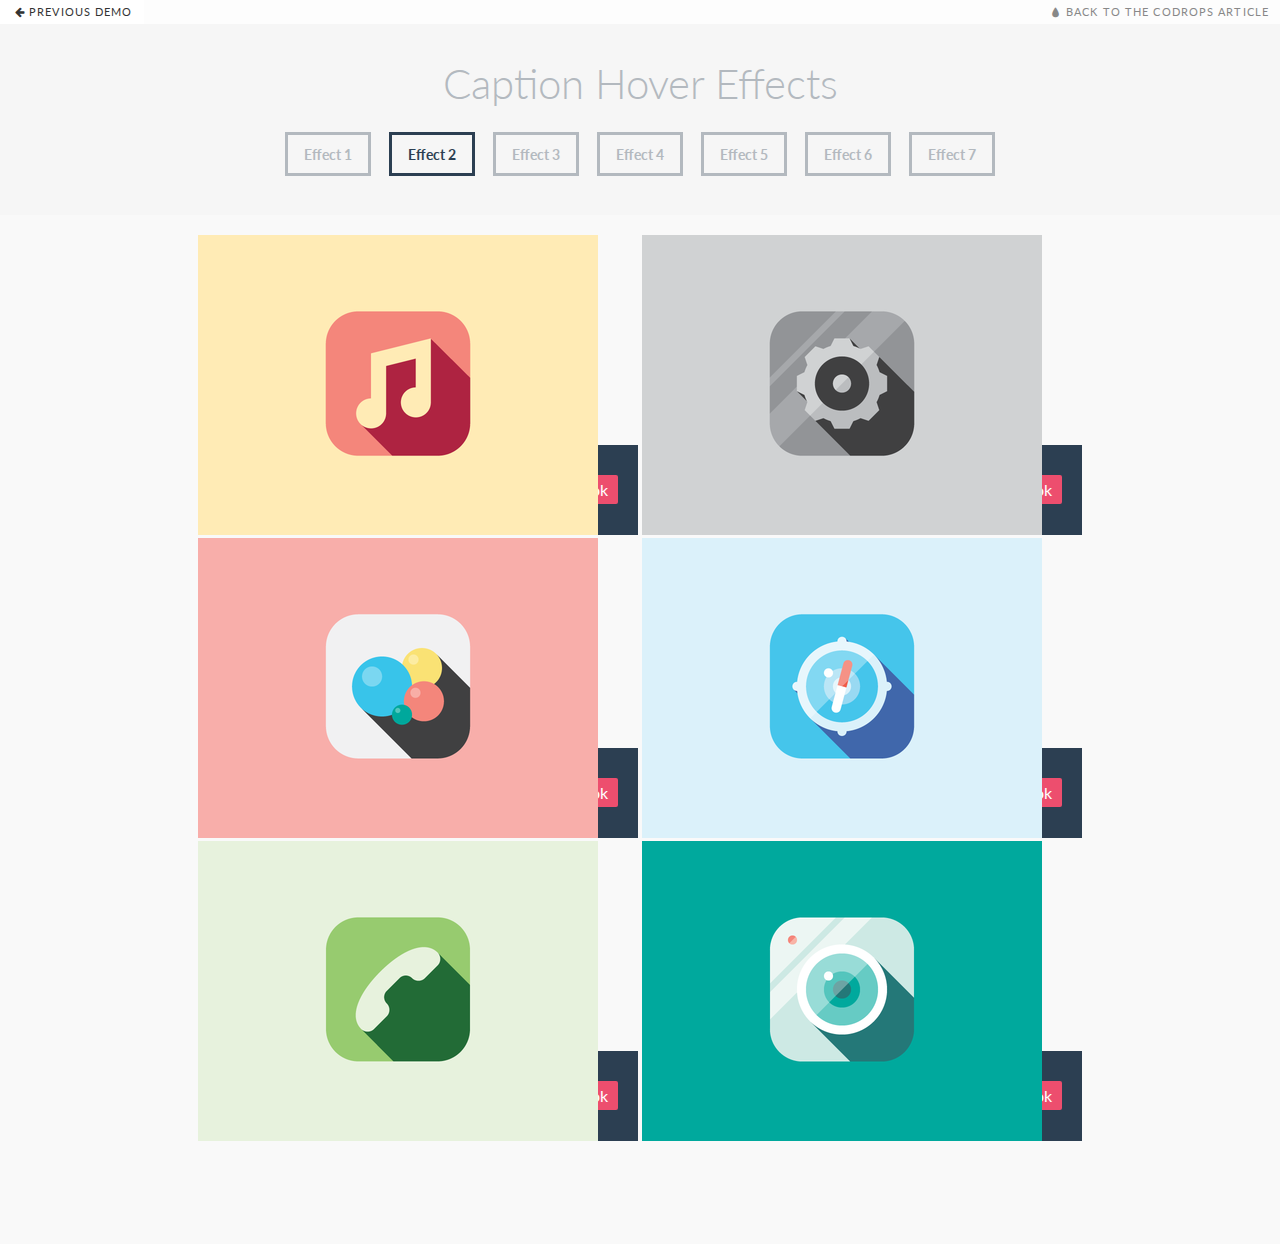
<file: CaptionHoverEffects/index2.html>
<!DOCTYPE html>
<html lang="en" class="no-js">
	<head>
		<meta charset="UTF-8" />
		<meta http-equiv="X-UA-Compatible" content="IE=edge,chrome=1">
		<meta name="viewport" content="width=device-width, initial-scale=1.0">
		<title>Caption Hover Effects - Demo 2</title>
		<meta name="description" content="" />
		<meta name="keywords" content="" />
		<meta name="author" content="Codrops" />
		<link rel="shortcut icon" href="../favicon.ico">
		<link rel="stylesheet" type="text/css" href="css/default.css" />
		<link rel="stylesheet" type="text/css" href="css/component.css" />
		<script src="js/modernizr.custom.js"></script>
	</head>
	<body>
		<div class="container demo-2">
			<!-- Top Navigation -->
			<div class="codrops-top clearfix">
				<a class="codrops-icon codrops-icon-prev" href="http://tympanus.net/Development/CreativeButtons/"><span>Previous Demo</span></a>
				<span class="right"><a class="codrops-icon codrops-icon-drop" href="http://tympanus.net/codrops/?p=15469"><span>Back to the Codrops Article</span></a></span>
			</div>
			<header>
				<h1>Caption Hover Effects</h1>
				<nav class="codrops-demos">
					<a href="index.html">Effect 1</a>
					<a class="current-demo" href="index2.html">Effect 2</a>
					<a href="index3.html">Effect 3</a>
					<a href="index4.html">Effect 4</a>
					<a href="index5.html">Effect 5</a>
					<a href="index6.html">Effect 6</a>
					<a href="index7.html">Effect 7</a>
				</nav>
			</header>
			<ul class="grid cs-style-2">
				<li>
					<figure>
						<img src="images/2.png" alt="img02">
						<figcaption>
							<h3>Music</h3>
							<span>Jacob Cummings</span>
							<a href="http://dribbble.com/shots/1115960-Music">Take a look</a>
						</figcaption>
					</figure>
				</li>
				<li>
					<figure>
						<img src="images/4.png" alt="img04">
						<figcaption>
							<h3>Settings</h3>
							<span>Jacob Cummings</span>
							<a href="http://dribbble.com/shots/1116685-Settings">Take a look</a>
						</figcaption>
					</figure>
				</li>
				<li>
					<figure>
						<img src="images/6.png" alt="img06">
						<figcaption>
							<h3>Game Center</h3>
							<span>Jacob Cummings</span>
							<a href="http://dribbble.com/shots/1118904-Game-Center">Take a look</a>
						</figcaption>
					</figure>
				</li>
				<li>
					<figure>
						<img src="images/5.png" alt="img05">
						<figcaption>
							<h3>Safari</h3>
							<span>Jacob Cummings</span>
							<a href="http://dribbble.com/shots/1116775-Safari">Take a look</a>
						</figcaption>
					</figure>
				</li>
				<li>
					<figure>
						<img src="images/3.png" alt="img03">
						<figcaption>
							<h3>Phone</h3>
							<span>Jacob Cummings</span>
							<a href="http://dribbble.com/shots/1117308-Phone">Take a look</a>
						</figcaption>
					</figure>
				</li>
				<li>
					<figure>
						<img src="images/1.png" alt="img01">
						<figcaption>
							<h3>Camera</h3>
							<span>Jacob Cummings</span>
							<a href="http://dribbble.com/shots/1115632-Camera">Take a look</a>
						</figcaption>
					</figure>
				</li>
			</ul>
		</div><!-- /container -->
		<script src="js/toucheffects.js"></script>
	</body>
</html>
</file>
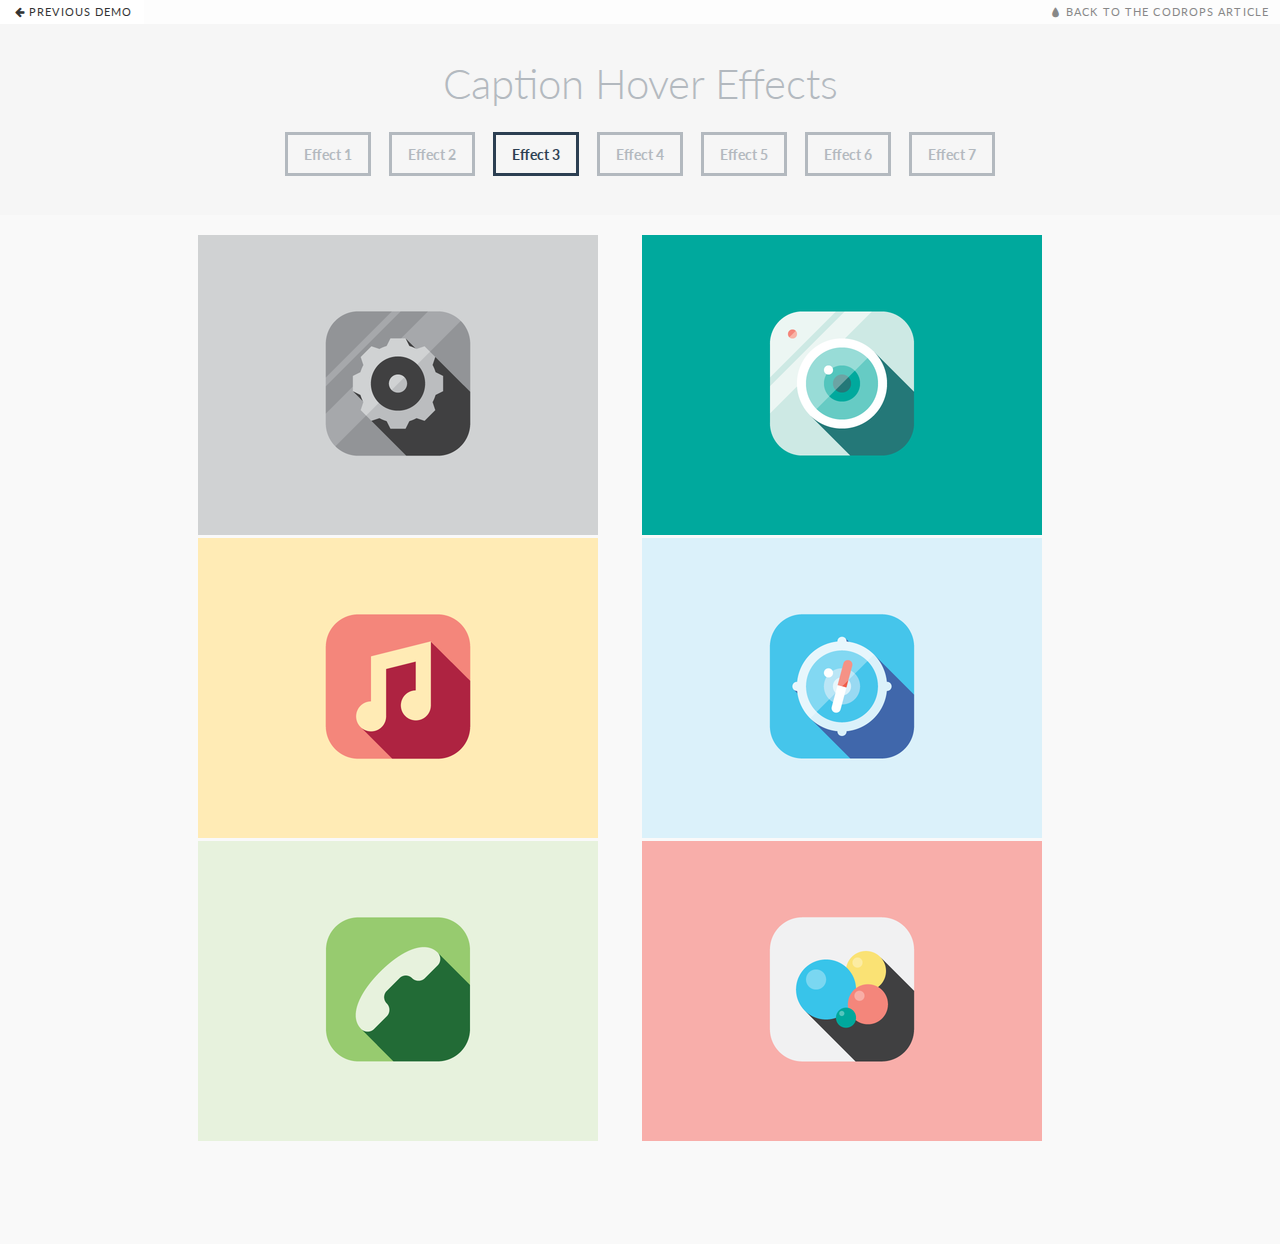
<file: CaptionHoverEffects/index3.html>
<!DOCTYPE html>
<html lang="en" class="no-js">
	<head>
		<meta charset="UTF-8" />
		<meta http-equiv="X-UA-Compatible" content="IE=edge,chrome=1">
		<meta name="viewport" content="width=device-width, initial-scale=1.0">
		<title>Caption Hover Effects - Demo 3</title>
		<meta name="description" content="" />
		<meta name="keywords" content="" />
		<meta name="author" content="Codrops" />
		<link rel="shortcut icon" href="../favicon.ico">
		<link rel="stylesheet" type="text/css" href="css/default.css" />
		<link rel="stylesheet" type="text/css" href="css/component.css" />
		<script src="js/modernizr.custom.js"></script>
	</head>
	<body>
		<div class="container demo-3">
			<!-- Top Navigation -->
			<div class="codrops-top clearfix">
				<a class="codrops-icon codrops-icon-prev" href="http://tympanus.net/Development/CreativeButtons/"><span>Previous Demo</span></a>
				<span class="right"><a class="codrops-icon codrops-icon-drop" href="http://tympanus.net/codrops/?p=15469"><span>Back to the Codrops Article</span></a></span>
			</div>
			<header>
				<h1>Caption Hover Effects</h1>
				<nav class="codrops-demos">
					<a href="index.html">Effect 1</a>
					<a href="index2.html">Effect 2</a>
					<a class="current-demo" href="index3.html">Effect 3</a>
					<a href="index4.html">Effect 4</a>
					<a href="index5.html">Effect 5</a>
					<a href="index6.html">Effect 6</a>
					<a href="index7.html">Effect 7</a>
				</nav>
			</header>
			<ul class="grid cs-style-3">
				<li>
					<figure>
						<img src="images/4.png" alt="img04">
						<figcaption>
							<h3>Settings</h3>
							<span>Jacob Cummings</span>
							<a href="http://dribbble.com/shots/1116685-Settings">Take a look</a>
						</figcaption>
					</figure>
				</li>
				<li>
					<figure>
						<img src="images/1.png" alt="img01">
						<figcaption>
							<h3>Camera</h3>
							<span>Jacob Cummings</span>
							<a href="http://dribbble.com/shots/1115632-Camera">Take a look</a>
						</figcaption>
					</figure>
				</li>
				<li>
					<figure>
						<img src="images/2.png" alt="img02">
						<figcaption>
							<h3>Music</h3>
							<span>Jacob Cummings</span>
							<a href="http://dribbble.com/shots/1115960-Music">Take a look</a>
						</figcaption>
					</figure>
				</li>
				<li>
					<figure>
						<img src="images/5.png" alt="img05">
						<figcaption>
							<h3>Safari</h3>
							<span>Jacob Cummings</span>
							<a href="http://dribbble.com/shots/1116775-Safari">Take a look</a>
						</figcaption>
					</figure>
				</li>
				<li>
					<figure>
						<img src="images/3.png" alt="img03">
						<figcaption>
							<h3>Phone</h3>
							<span>Jacob Cummings</span>
							<a href="http://dribbble.com/shots/1117308-Phone">Take a look</a>
						</figcaption>
					</figure>
				</li>
				<li>
					<figure>
						<img src="images/6.png" alt="img06">
						<figcaption>
							<h3>Game Center</h3>
							<span>Jacob Cummings</span>
							<a href="http://dribbble.com/shots/1118904-Game-Center">Take a look</a>
						</figcaption>
					</figure>
				</li>
			</ul>
		</div><!-- /container -->
		<script src="js/toucheffects.js"></script>
	</body>
</html>
</file>
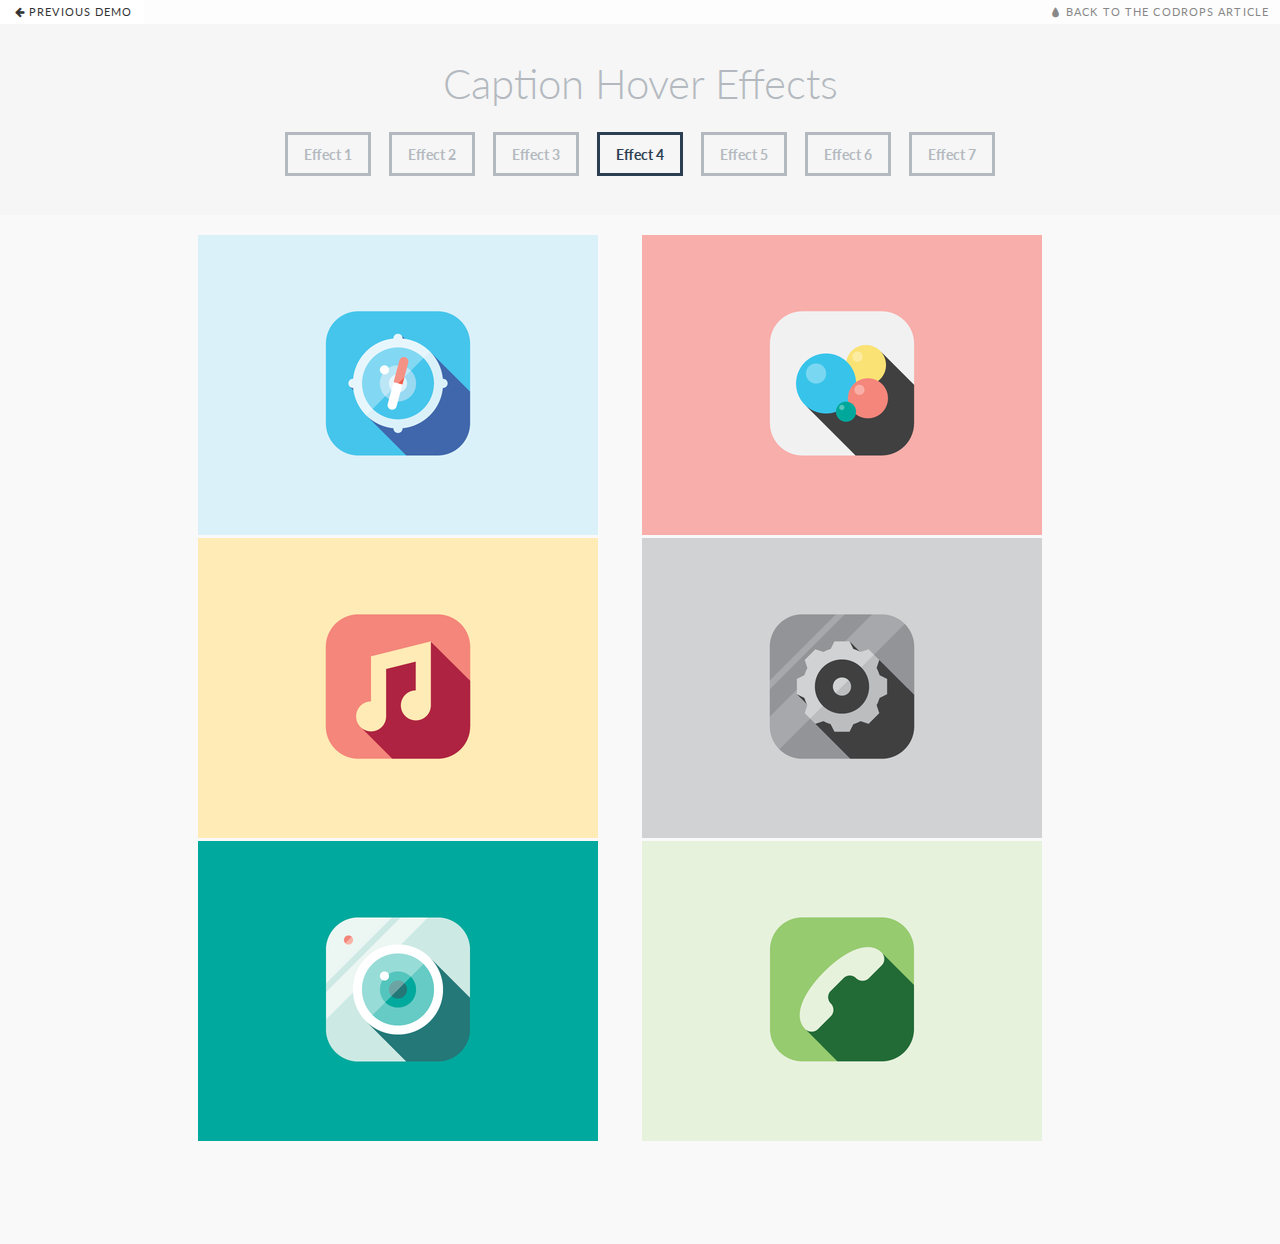
<file: CaptionHoverEffects/index4.html>
<!DOCTYPE html>
<html lang="en" class="no-js">
	<head>
		<meta charset="UTF-8" />
		<meta http-equiv="X-UA-Compatible" content="IE=edge,chrome=1">
		<meta name="viewport" content="width=device-width, initial-scale=1.0">
		<title>Caption Hover Effects - Demo 4</title>
		<meta name="description" content="" />
		<meta name="keywords" content="" />
		<meta name="author" content="Codrops" />
		<link rel="shortcut icon" href="../favicon.ico">
		<link rel="stylesheet" type="text/css" href="css/default.css" />
		<link rel="stylesheet" type="text/css" href="css/component.css" />
		<script src="js/modernizr.custom.js"></script>
	</head>
	<body>
		<div class="container demo-3">
			<!-- Top Navigation -->
			<div class="codrops-top clearfix">
				<a class="codrops-icon codrops-icon-prev" href="http://tympanus.net/Development/CreativeButtons/"><span>Previous Demo</span></a>
				<span class="right"><a class="codrops-icon codrops-icon-drop" href="http://tympanus.net/codrops/?p=15469"><span>Back to the Codrops Article</span></a></span>
			</div>
			<header>
				<h1>Caption Hover Effects</h1>
				<nav class="codrops-demos">
					<a href="index.html">Effect 1</a>
					<a href="index2.html">Effect 2</a>
					<a href="index3.html">Effect 3</a>
					<a class="current-demo" href="index4.html">Effect 4</a>
					<a href="index5.html">Effect 5</a>
					<a href="index6.html">Effect 6</a>
					<a href="index7.html">Effect 7</a>
				</nav>
			</header>
			<ul class="grid cs-style-4">
				<li>
					<figure>
						<div><img src="images/5.png" alt="img05"></div>
						<figcaption>
							<h3>Safari</h3>
							<span>Jacob Cummings</span>
							<a href="http://dribbble.com/shots/1116775-Safari">Take a look</a>
						</figcaption>
					</figure>
				</li>
				<li>
					<figure>
						<div><img src="images/6.png" alt="img06"></div>
						<figcaption>
							<h3>Game Center</h3>
							<span>Jacob Cummings</span>
							<a href="http://dribbble.com/shots/1118904-Game-Center">Take a look</a>
						</figcaption>
					</figure>
				</li>
				<li>
					<figure>
						<div><img src="images/2.png" alt="img02"></div>
						<figcaption>
							<h3>Music</h3>
							<span>Jacob Cummings</span>
							<a href="http://dribbble.com/shots/1115960-Music">Take a look</a>
						</figcaption>
					</figure>
				</li>
				<li>
					<figure>
						<div><img src="images/4.png" alt="img04"></div>
						<figcaption>
							<h3>Settings</h3>
							<span>Jacob Cummings</span>
							<a href="http://dribbble.com/shots/1116685-Settings">Take a look</a>
						</figcaption>
					</figure>
				</li>
				<li>
					<figure>
						<div><img src="images/1.png" alt="img01"></div>
						<figcaption>
							<h3>Camera</h3>
							<span>Jacob Cummings</span>
							<a href="http://dribbble.com/shots/1115632-Camera">Take a look</a>
						</figcaption>
					</figure>
				</li>
				<li>
					<figure>
						<div><img src="images/3.png" alt="img03"></div>
						<figcaption>
							<h3>Phone</h3>
							<span>Jacob Cummings</span>
							<a href="http://dribbble.com/shots/1117308-Phone">Take a look</a>
						</figcaption>
					</figure>
				</li>
			</ul>
		</div><!-- /container -->
		<script src="js/toucheffects.js"></script>
	</body>
</html>
</file>
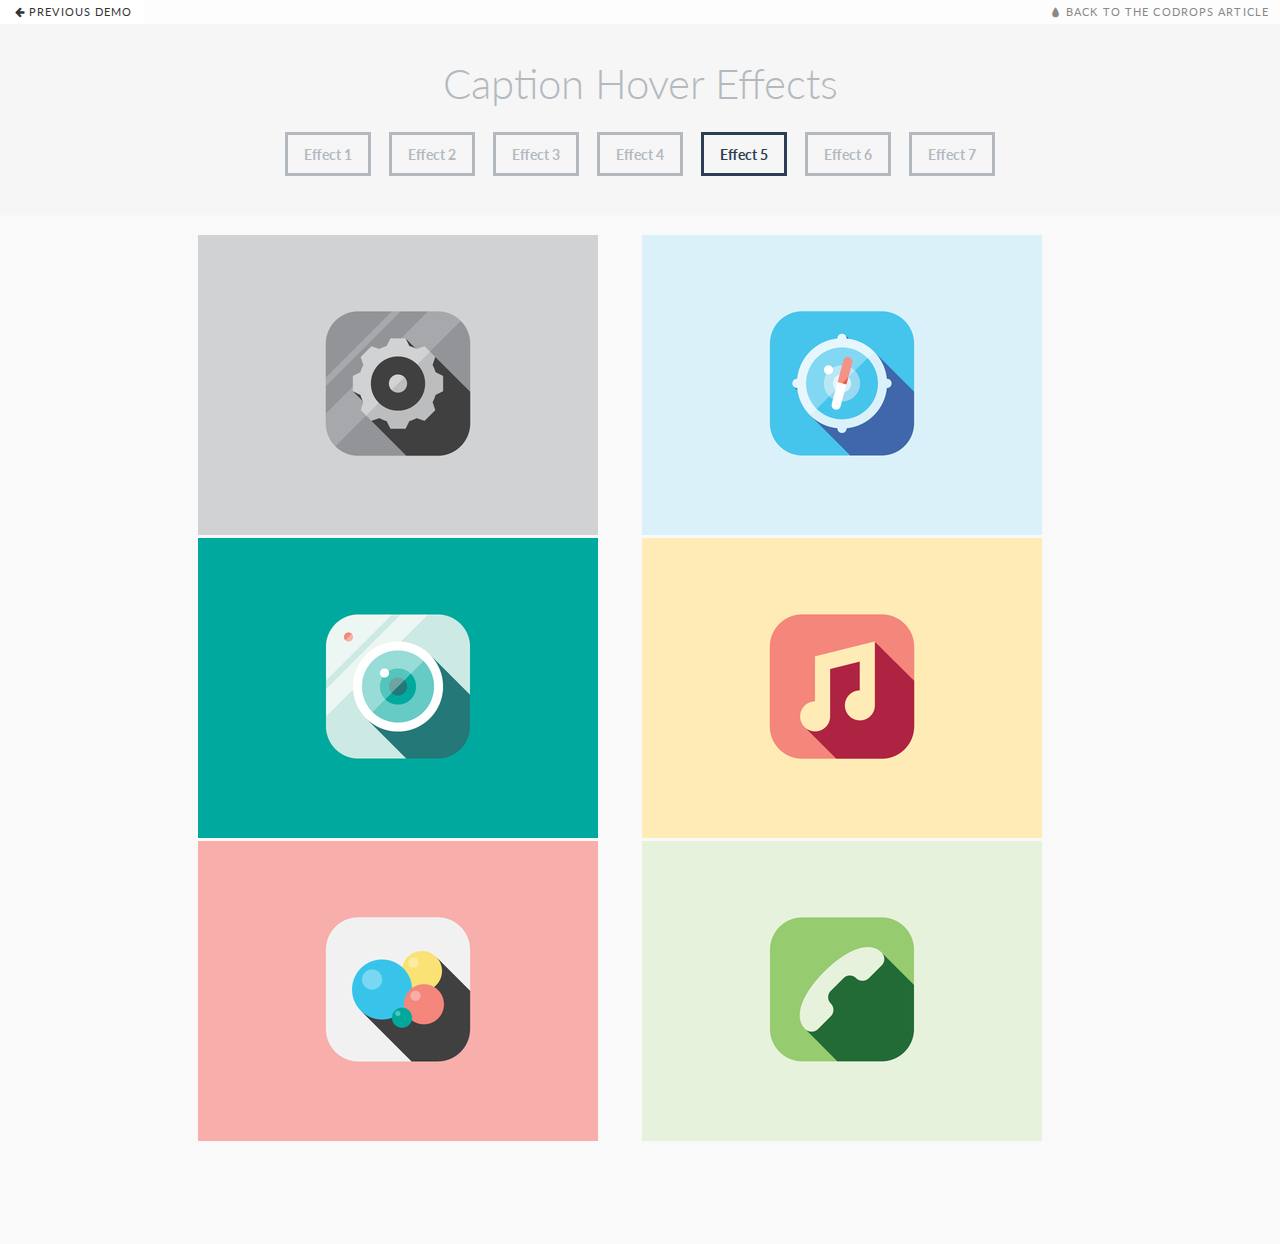
<file: CaptionHoverEffects/index5.html>
<!DOCTYPE html>
<html lang="en" class="no-js">
	<head>
		<meta charset="UTF-8" />
		<meta http-equiv="X-UA-Compatible" content="IE=edge,chrome=1">
		<meta name="viewport" content="width=device-width, initial-scale=1.0">
		<title>Caption Hover Effects - Demo 5</title>
		<meta name="description" content="" />
		<meta name="keywords" content="" />
		<meta name="author" content="Codrops" />
		<link rel="shortcut icon" href="../favicon.ico">
		<link rel="stylesheet" type="text/css" href="css/default.css" />
		<link rel="stylesheet" type="text/css" href="css/component.css" />
		<script src="js/modernizr.custom.js"></script>
	</head>
	<body>
		<div class="container demo-3">
			<!-- Top Navigation -->
			<div class="codrops-top clearfix">
				<a class="codrops-icon codrops-icon-prev" href="http://tympanus.net/Development/CreativeButtons/"><span>Previous Demo</span></a>
				<span class="right"><a class="codrops-icon codrops-icon-drop" href="http://tympanus.net/codrops/?p=15469"><span>Back to the Codrops Article</span></a></span>
			</div>
			<header>
				<h1>Caption Hover Effects</h1>
				<nav class="codrops-demos">
					<a href="index.html">Effect 1</a>
					<a href="index2.html">Effect 2</a>
					<a href="index3.html">Effect 3</a>
					<a href="index4.html">Effect 4</a>
					<a class="current-demo" href="index5.html">Effect 5</a>
					<a href="index6.html">Effect 6</a>
					<a href="index7.html">Effect 7</a>
				</nav>
			</header>
			<ul class="grid cs-style-5">
				<li>
					<figure>
						<img src="images/4.png" alt="img04">
						<figcaption>
							<h3>Settings</h3>
							<span>Jacob Cummings</span>
							<a href="http://dribbble.com/shots/1116685-Settings">Take a look</a>
						</figcaption>
					</figure>
				</li>
				<li>
					<figure>
						<img src="images/5.png" alt="img05">
						<figcaption>
							<h3>Safari</h3>
							<span>Jacob Cummings</span>
							<a href="http://dribbble.com/shots/1116775-Safari">Take a look</a>
						</figcaption>
					</figure>
				</li>
				<li>
					<figure>
						<img src="images/1.png" alt="img01">
						<figcaption>
							<h3>Camera</h3>
							<span>Jacob Cummings</span>
							<a href="http://dribbble.com/shots/1115632-Camera">Take a look</a>
						</figcaption>
					</figure>
				</li>
				<li>
					<figure>
						<img src="images/2.png" alt="img02">
						<figcaption>
							<h3>Music</h3>
							<span>Jacob Cummings</span>
							<a href="http://dribbble.com/shots/1115960-Music">Take a look</a>
						</figcaption>
					</figure>
				</li>
				<li>
					<figure>
						<img src="images/6.png" alt="img06">
						<figcaption>
							<h3>Game Center</h3>
							<span>Jacob Cummings</span>
							<a href="http://dribbble.com/shots/1118904-Game-Center">Take a look</a>
						</figcaption>
					</figure>
				</li>
				<li>
					<figure>
						<img src="images/3.png" alt="img03">
						<figcaption>
							<h3>Phone</h3>
							<span>Jacob Cummings</span>
							<a href="http://dribbble.com/shots/1117308-Phone">Take a look</a>
						</figcaption>
					</figure>
				</li>
			</ul>
		</div><!-- /container -->
		<script src="js/toucheffects.js"></script>
	</body>
</html>
</file>
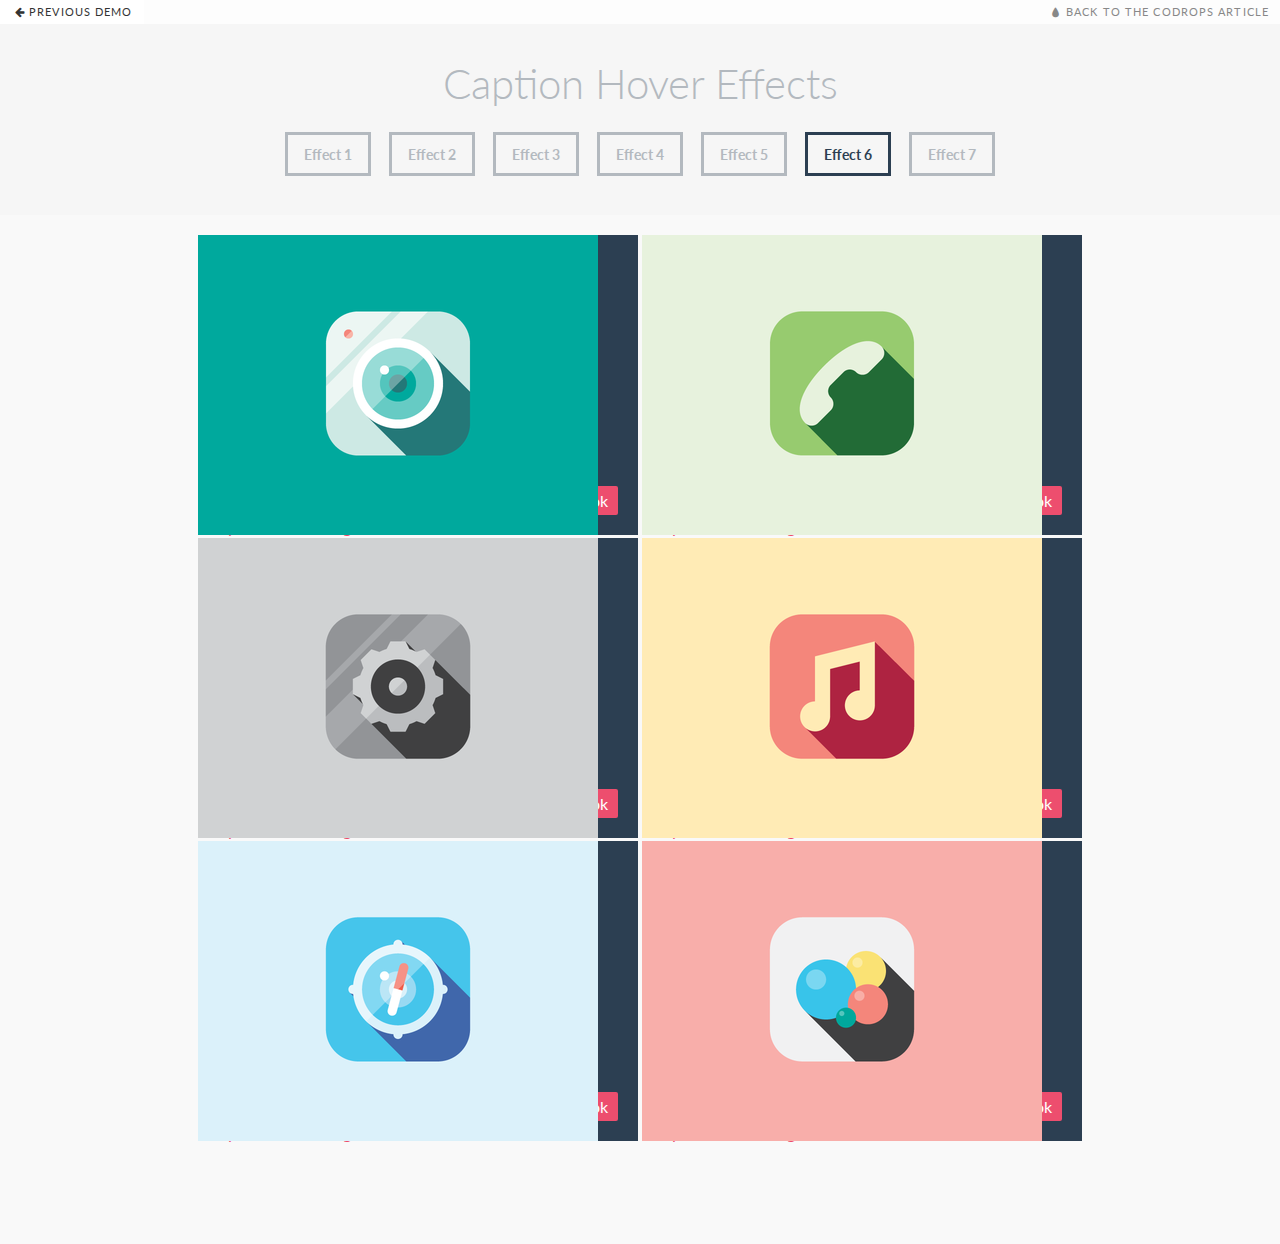
<file: CaptionHoverEffects/index6.html>
<!DOCTYPE html>
<html lang="en" class="no-js">
	<head>
		<meta charset="UTF-8" />
		<meta http-equiv="X-UA-Compatible" content="IE=edge,chrome=1">
		<meta name="viewport" content="width=device-width, initial-scale=1.0">
		<title>Caption Hover Effects - Demo 6</title>
		<meta name="description" content="" />
		<meta name="keywords" content="" />
		<meta name="author" content="Codrops" />
		<link rel="shortcut icon" href="../favicon.ico">
		<link rel="stylesheet" type="text/css" href="css/default.css" />
		<link rel="stylesheet" type="text/css" href="css/component.css" />
		<script src="js/modernizr.custom.js"></script>
	</head>
	<body>
		<div class="container demo-3">
			<!-- Top Navigation -->
			<div class="codrops-top clearfix">
				<a class="codrops-icon codrops-icon-prev" href="http://tympanus.net/Development/CreativeButtons/"><span>Previous Demo</span></a>
				<span class="right"><a class="codrops-icon codrops-icon-drop" href="http://tympanus.net/codrops/?p=15469"><span>Back to the Codrops Article</span></a></span>
			</div>
			<header>
				<h1>Caption Hover Effects</h1>
				<nav class="codrops-demos">
					<a href="index.html">Effect 1</a>
					<a href="index2.html">Effect 2</a>
					<a href="index3.html">Effect 3</a>
					<a href="index4.html">Effect 4</a>
					<a href="index5.html">Effect 5</a>
					<a class="current-demo" href="index6.html">Effect 6</a>
					<a href="index7.html">Effect 7</a>
				</nav>
			</header>
			<ul class="grid cs-style-6">
				<li>
					<figure>
						<img src="images/1.png" alt="img01">
						<figcaption>
							<h3>Camera</h3>
							<span>Jacob Cummings</span>
							<a href="http://dribbble.com/shots/1115632-Camera">Take a look</a>
						</figcaption>
					</figure>
				</li>
				<li>
					<figure>
						<img src="images/3.png" alt="img03">
						<figcaption>
							<h3>Phone</h3>
							<span>Jacob Cummings</span>
							<a href="http://dribbble.com/shots/1117308-Phone">Take a look</a>
						</figcaption>
					</figure>
				</li>
				<li>
					<figure>
						<img src="images/4.png" alt="img04">
						<figcaption>
							<h3>Settings</h3>
							<span>Jacob Cummings</span>
							<a href="http://dribbble.com/shots/1116685-Settings">Take a look</a>
						</figcaption>
					</figure>
				</li>
				<li>
					<figure>
						<img src="images/2.png" alt="img02">
						<figcaption>
							<h3>Music</h3>
							<span>Jacob Cummings</span>
							<a href="http://dribbble.com/shots/1115960-Music">Take a look</a>
						</figcaption>
					</figure>
				</li>
				<li>
					<figure>
						<img src="images/5.png" alt="img05">
						<figcaption>
							<h3>Safari</h3>
							<span>Jacob Cummings</span>
							<a href="http://dribbble.com/shots/1116775-Safari">Take a look</a>
						</figcaption>
					</figure>
				</li>
				<li>
					<figure>
						<img src="images/6.png" alt="img06">
						<figcaption>
							<h3>Game Center</h3>
							<span>Jacob Cummings</span>
							<a href="http://dribbble.com/shots/1118904-Game-Center">Take a look</a>
						</figcaption>
					</figure>
				</li>
			</ul>
		</div><!-- /container -->
		<script src="js/toucheffects.js"></script>
	</body>
</html>
</file>
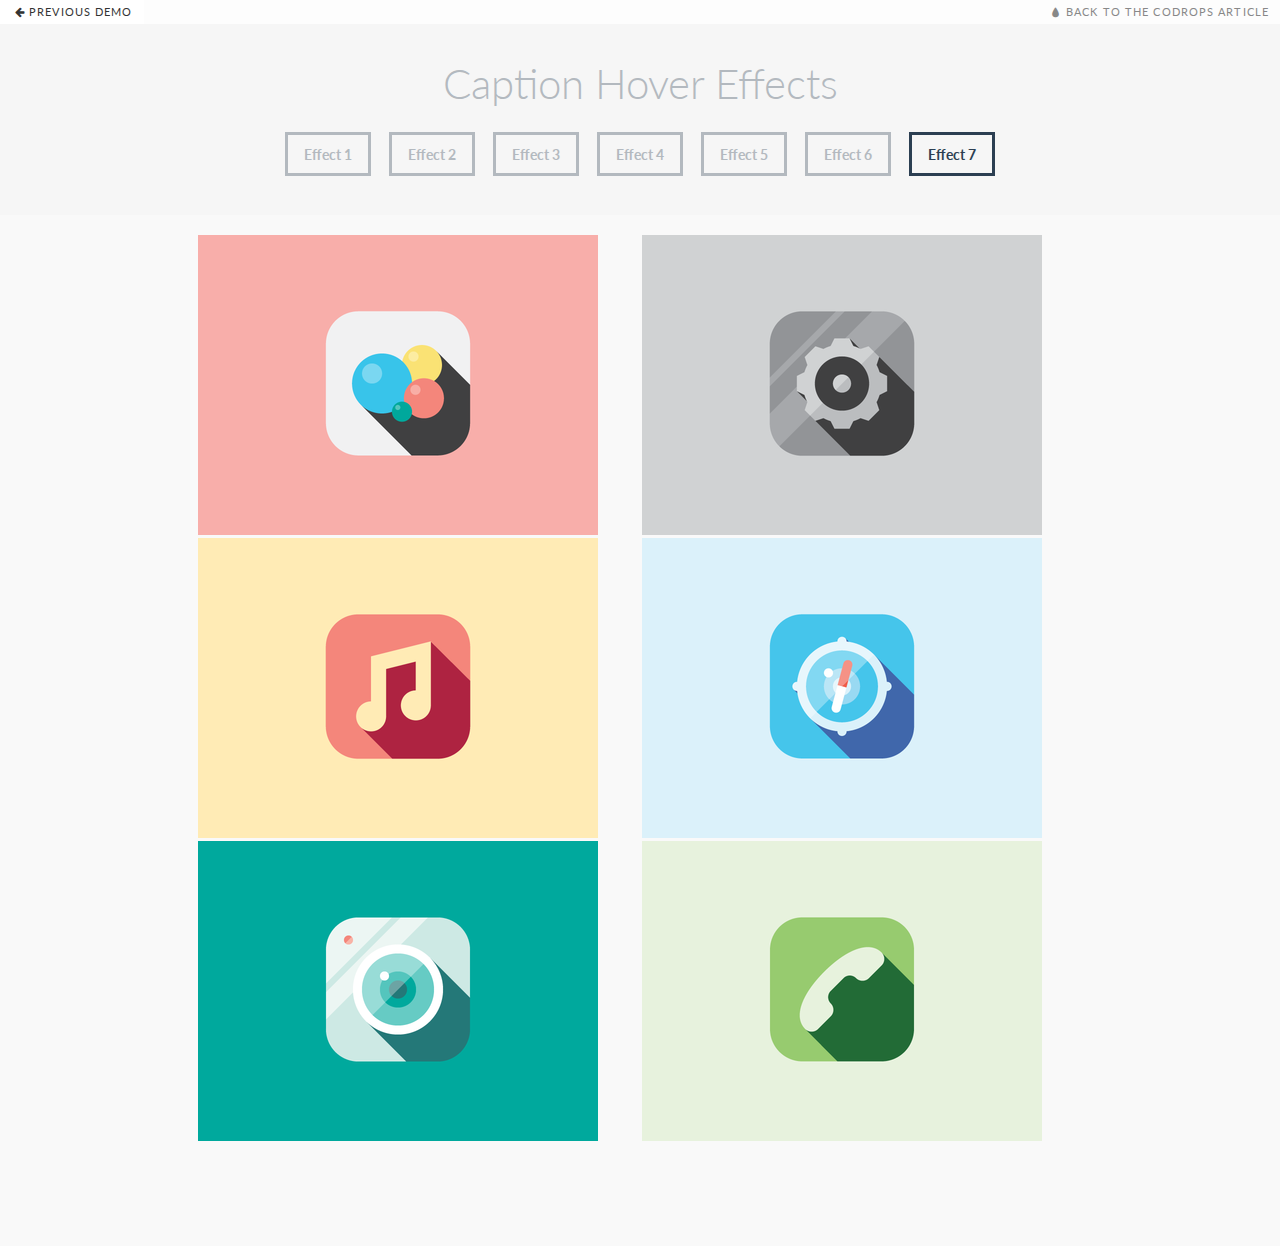
<file: CaptionHoverEffects/index7.html>
<!DOCTYPE html>
<html lang="en" class="no-js">
	<head>
		<meta charset="UTF-8" />
		<meta http-equiv="X-UA-Compatible" content="IE=edge,chrome=1">
		<meta name="viewport" content="width=device-width, initial-scale=1.0">
		<title>Caption Hover Effects - Demo 7</title>
		<meta name="description" content="" />
		<meta name="keywords" content="" />
		<meta name="author" content="Codrops" />
		<link rel="shortcut icon" href="../favicon.ico">
		<link rel="stylesheet" type="text/css" href="css/default.css" />
		<link rel="stylesheet" type="text/css" href="css/component.css" />
		<script src="js/modernizr.custom.js"></script>
	</head>
	<body>
		<div class="container demo-7">
			<!-- Top Navigation -->
			<div class="codrops-top clearfix">
				<a class="codrops-icon codrops-icon-prev" href="http://tympanus.net/Development/CreativeButtons/"><span>Previous Demo</span></a>
				<span class="right"><a class="codrops-icon codrops-icon-drop" href="http://tympanus.net/codrops/?p=15469"><span>Back to the Codrops Article</span></a></span>
			</div>
			<header>
				<h1>Caption Hover Effects</h1>
				<nav class="codrops-demos">
					<a href="index.html">Effect 1</a>
					<a href="index2.html">Effect 2</a>
					<a href="index3.html">Effect 3</a>
					<a href="index4.html">Effect 4</a>
					<a href="index5.html">Effect 5</a>
					<a href="index6.html">Effect 6</a>
					<a class="current-demo" href="index7.html">Effect 7</a>
				</nav>
			</header>
			<ul class="grid cs-style-7">
				<li>
					<figure>
						<img src="images/6.png" alt="img06">
						<figcaption>
							<h3>Game Center</h3>
							<span>Jacob Cummings</span>
							<a href="http://dribbble.com/shots/1118904-Game-Center">Take a look</a>
						</figcaption>
					</figure>
				</li>
				<li>
					<figure>
						<img src="images/4.png" alt="img04">
						<figcaption>
							<h3>Settings</h3>
							<span>Jacob Cummings</span>
							<a href="http://dribbble.com/shots/1116685-Settings">Take a look</a>
						</figcaption>
					</figure>
				</li>
				<li>
					<figure>
						<img src="images/2.png" alt="img02">
						<figcaption>
							<h3>Music</h3>
							<span>Jacob Cummings</span>
							<a href="http://dribbble.com/shots/1115960-Music">Take a look</a>
						</figcaption>
					</figure>
				</li>
				<li>
					<figure>
						<img src="images/5.png" alt="img05">
						<figcaption>
							<h3>Safari</h3>
							<span>Jacob Cummings</span>
							<a href="http://dribbble.com/shots/1116775-Safari">Take a look</a>
						</figcaption>
					</figure>
				</li>
				<li>
					<figure>
						<img src="images/1.png" alt="img01">
						<figcaption>
							<h3>Camera</h3>
							<span>Jacob Cummings</span>
							<a href="http://dribbble.com/shots/1115632-Camera">Take a look</a>
						</figcaption>
					</figure>
				</li>
				<li>
					<figure>
						<img src="images/3.png" alt="img03">
						<figcaption>
							<h3>Phone</h3>
							<span>Jacob Cummings</span>
							<a href="http://dribbble.com/shots/1117308-Phone">Take a look</a>
						</figcaption>
					</figure>
				</li>
			</ul>
		</div><!-- /container -->
		<script src="js/toucheffects.js"></script>
	</body>
</html>
</file>
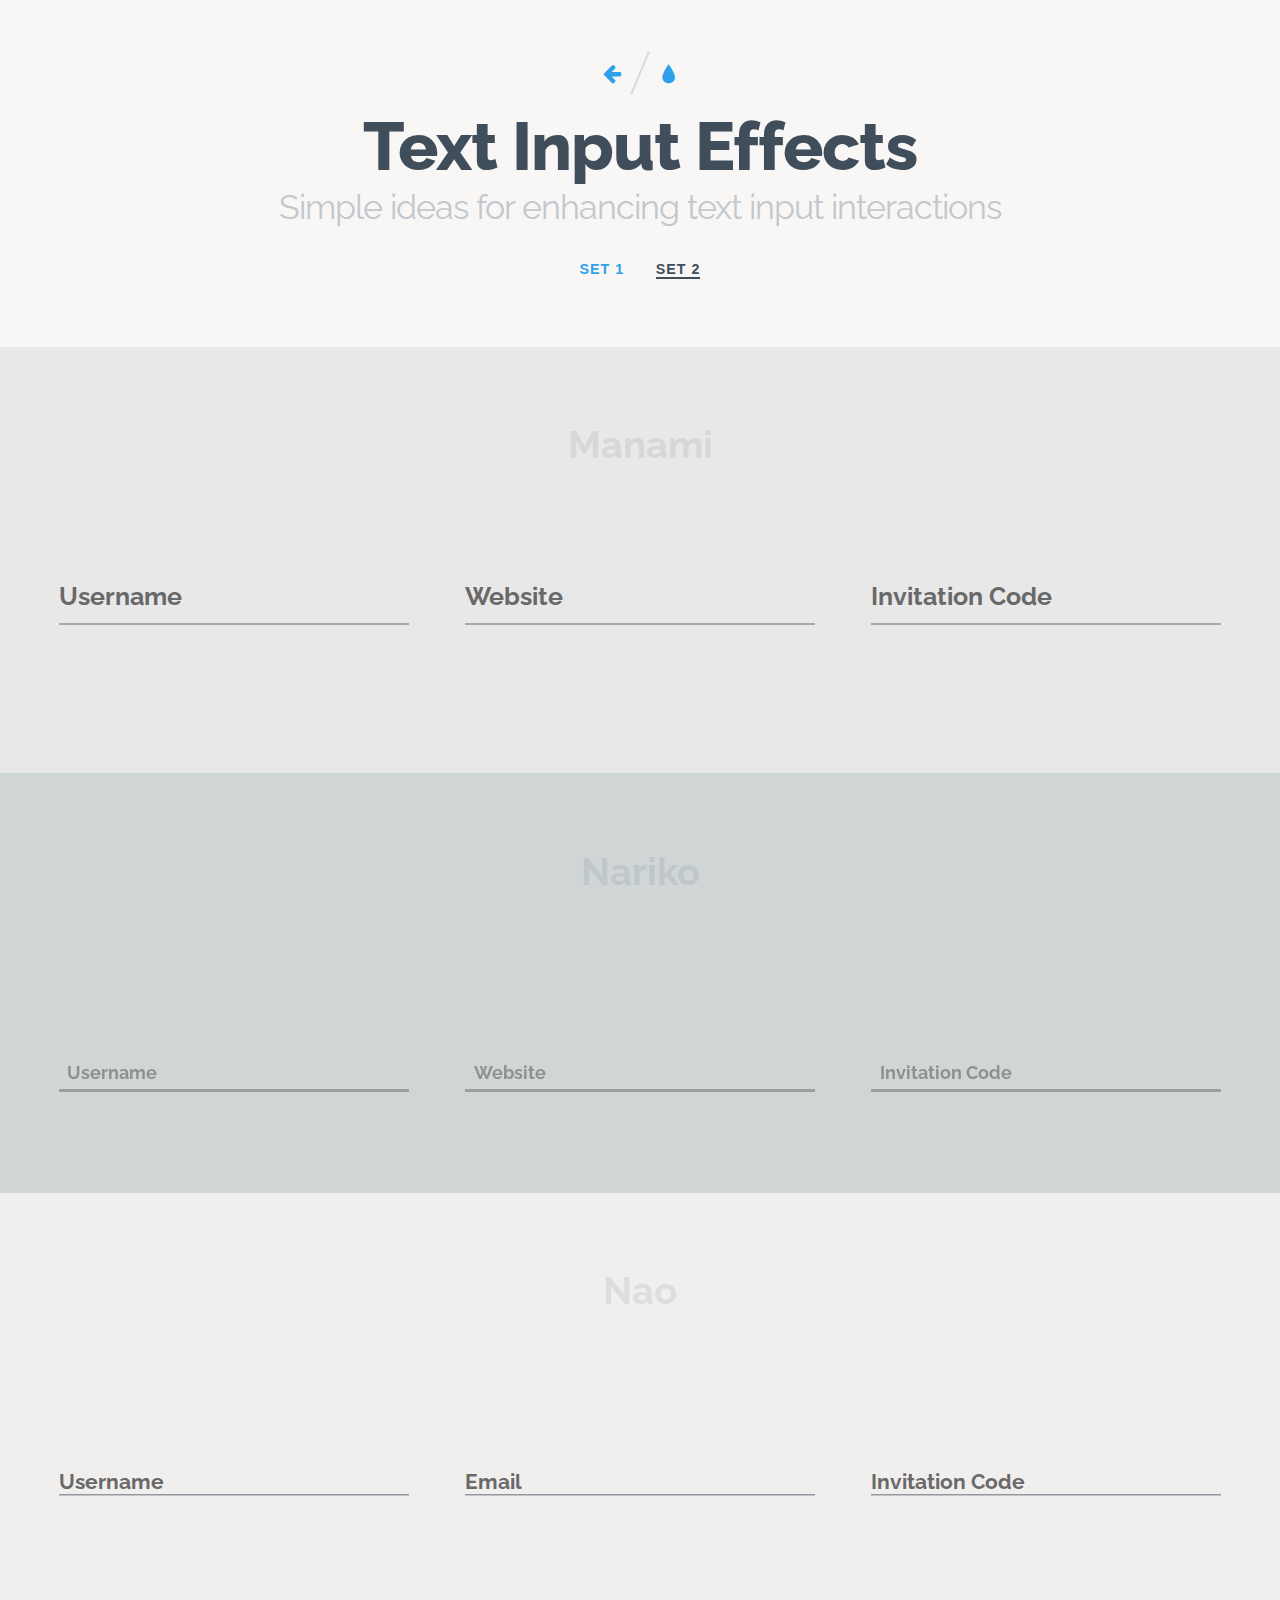
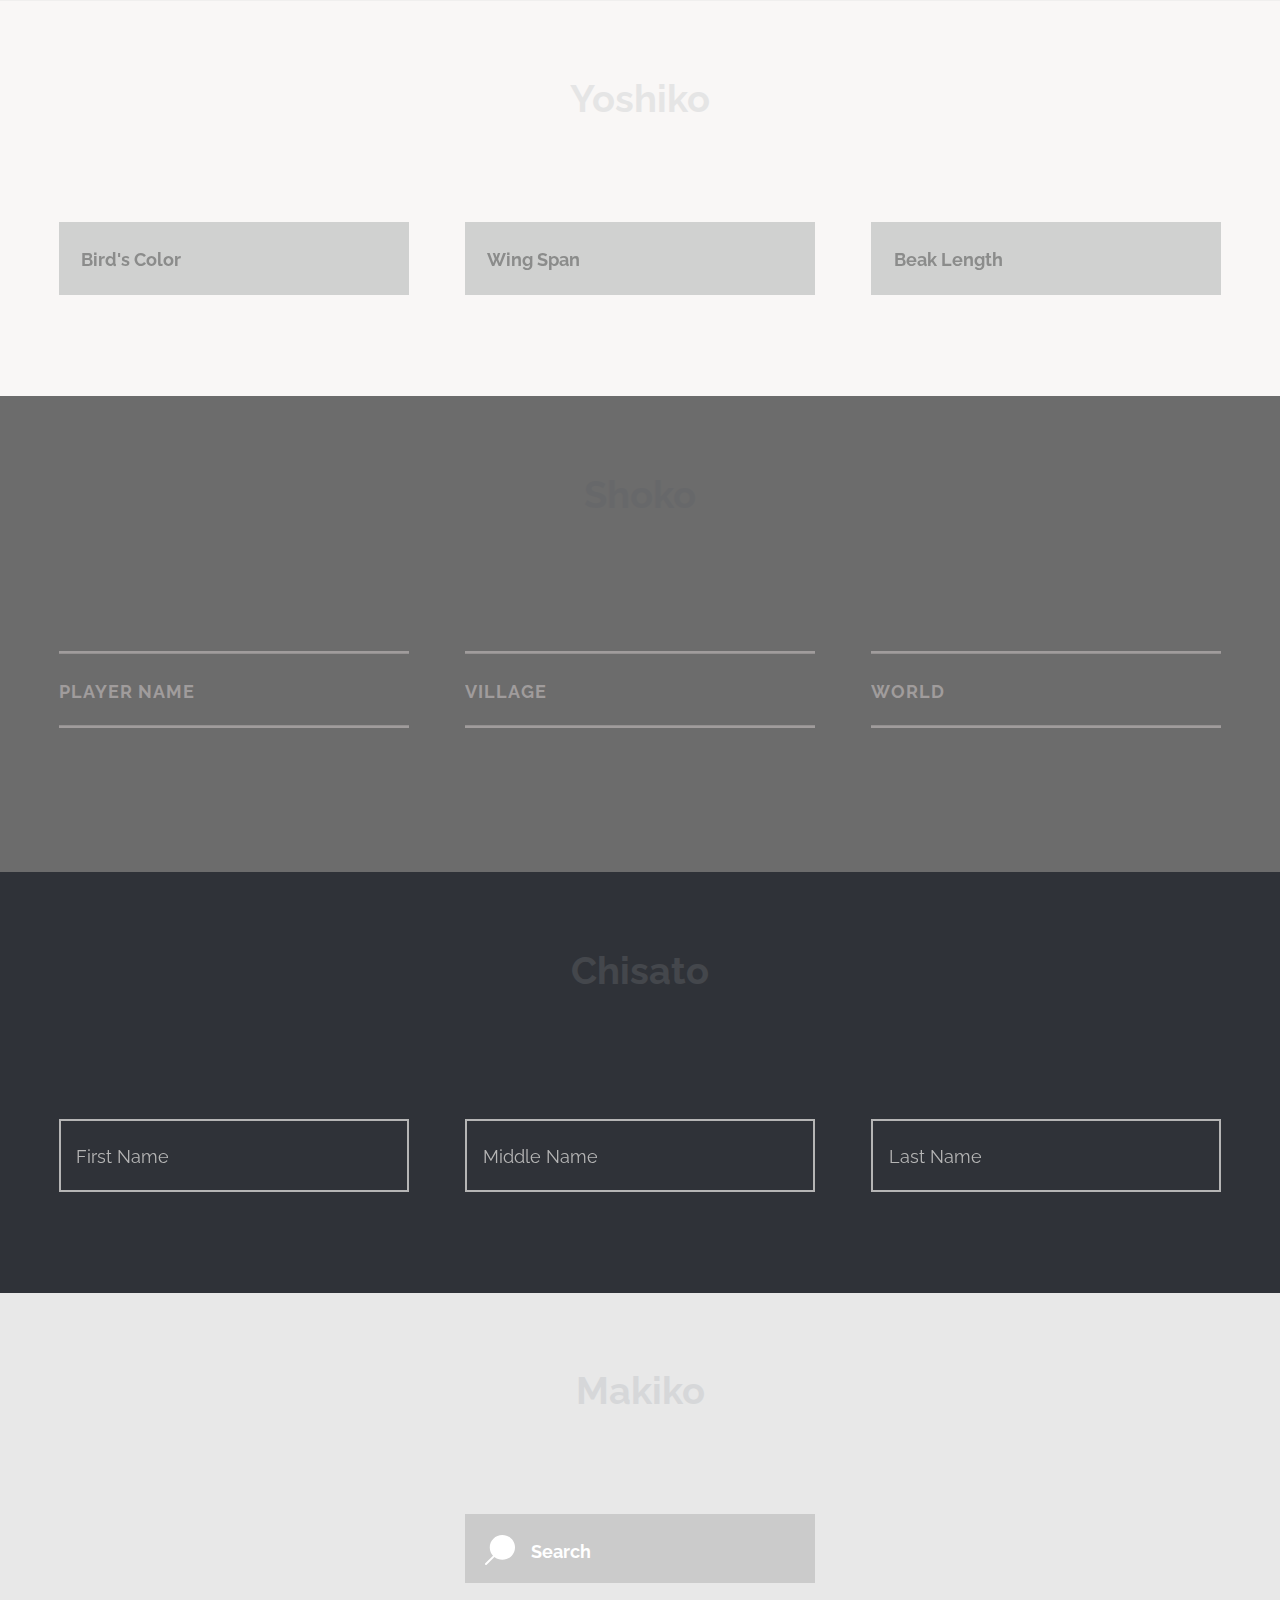
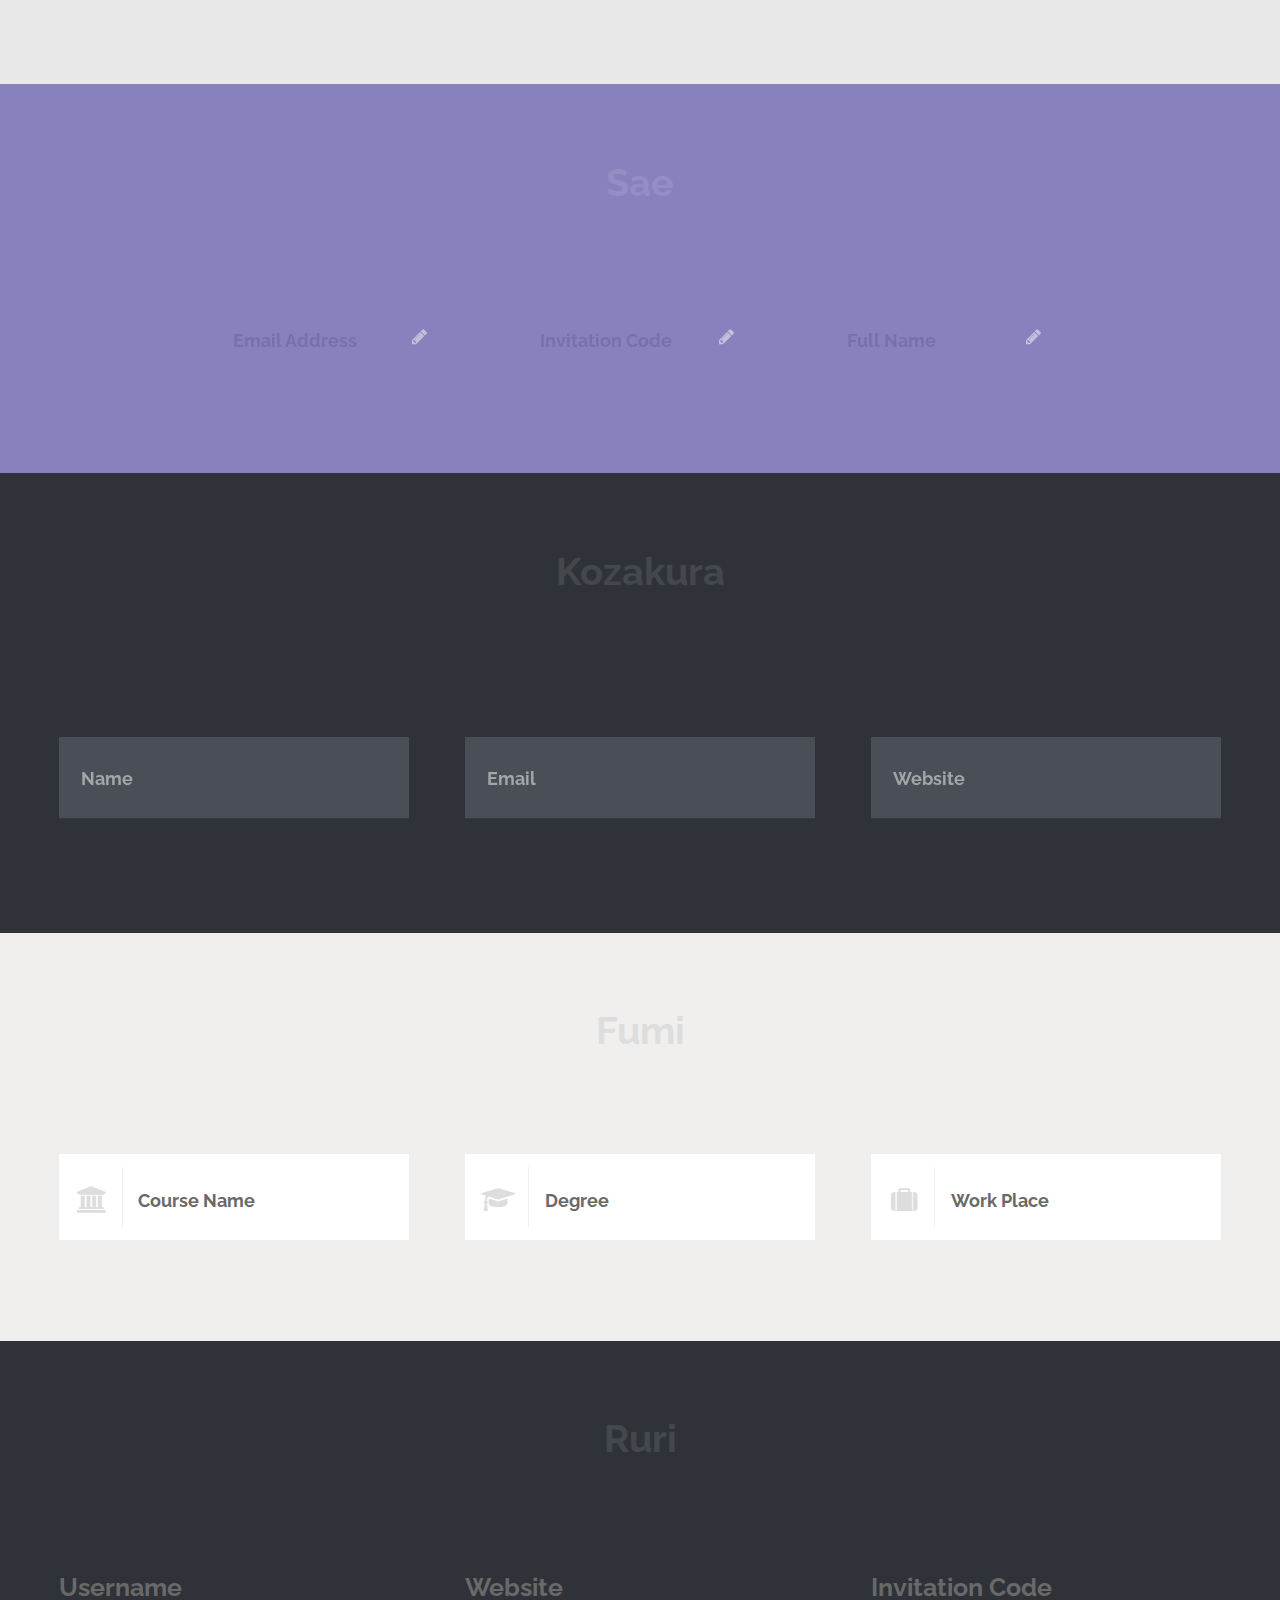
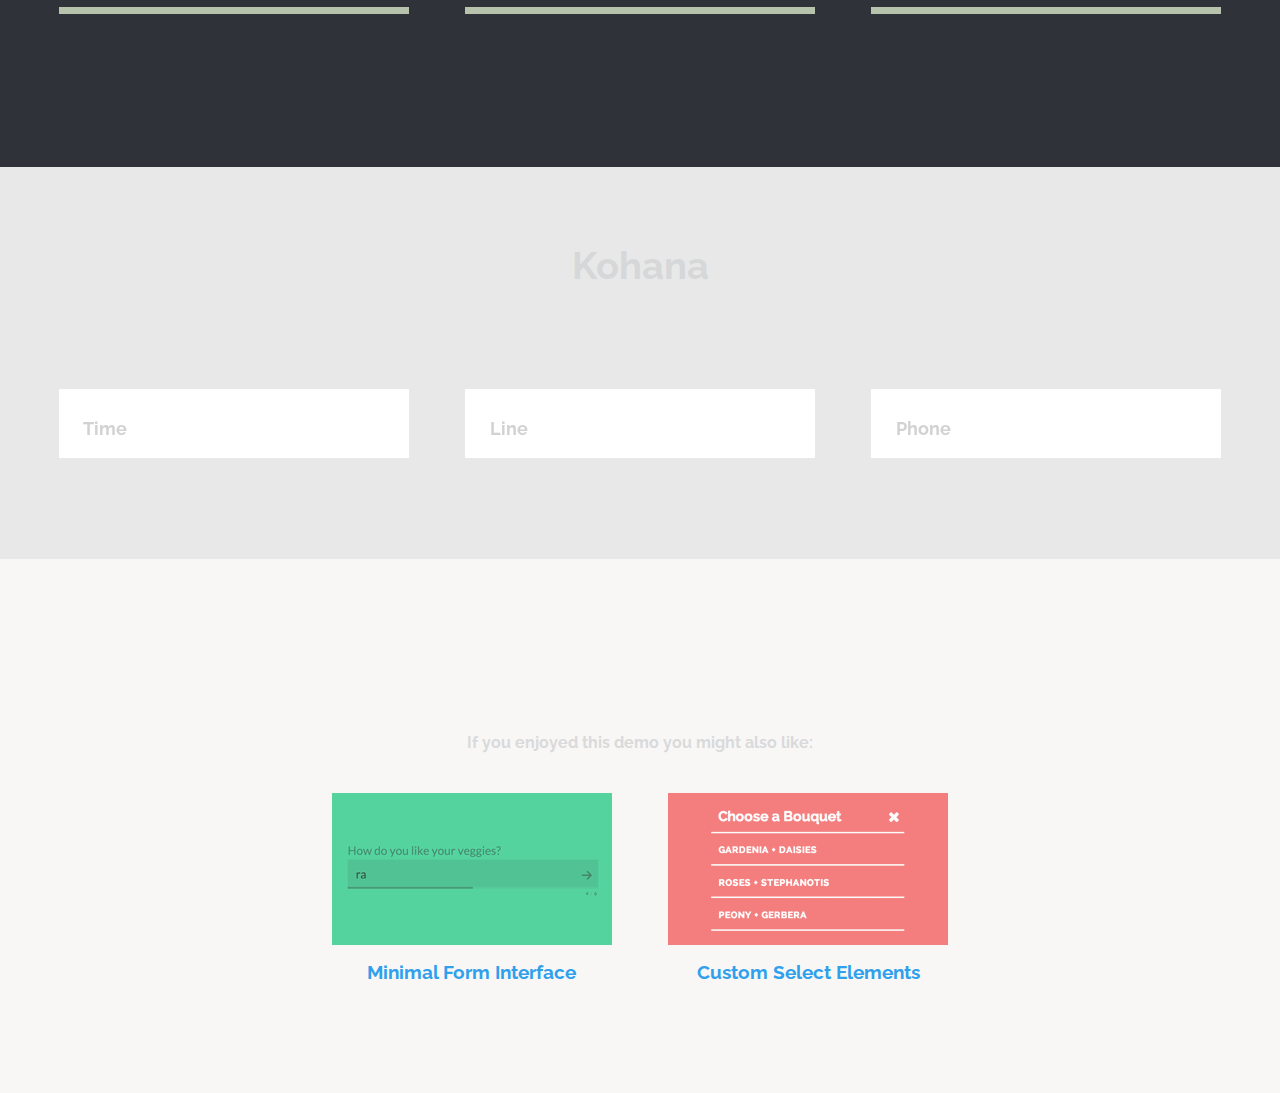
<file: TextInputEffects/index2.html>
<!DOCTYPE html>
<html lang="en" class="no-js">
	<head>
		<meta charset="UTF-8" />
		<meta http-equiv="X-UA-Compatible" content="IE=edge">
		<meta name="viewport" content="width=device-width, initial-scale=1">
		<title>Text Input Effects | Set 2</title>
		<meta name="description" content="Simple ideas for enhancing text input interactions" />
		<meta name="keywords" content="input, text, effect, focus, transition, interaction, inspiration, web design" />
		<meta name="author" content="Codrops" />
		<link rel="shortcut icon" href="../favicon.ico">
		<link rel="stylesheet" type="text/css" href="css/normalize.css" />
		<link rel="stylesheet" type="text/css" href="fonts/font-awesome-4.2.0/css/font-awesome.min.css" />
		<link rel="stylesheet" type="text/css" href="css/demo.css" />
		<link rel="stylesheet" type="text/css" href="css/set2.css" />
		<!--[if IE]>
  		<script src="http://html5shiv.googlecode.com/svn/trunk/html5.js"></script>
		<![endif]-->
	</head>
	<body>
		<div class="container">
			<header class="codrops-header">
				<div class="codrops-links">
					<a class="codrops-icon codrops-icon--prev" href="http://tympanus.net/Tutorials/SlidingHeaderLayout/" title="Previous Demo"><span>Previous Demo</span></a>
					<a class="codrops-icon codrops-icon--drop" href="http://tympanus.net/codrops/?p=21991" title="Back to the a"><span>Back to the Codrops a</span></a>
				</div>
				<h1>Text Input Effects <span>Simple ideas for enhancing text input interactions</span></h1>
				<nav class="codrops-demos">
					<a href="index.html">Set 1</a>
					<a href="index2.html" class="current-demo">Set 2</a>
				</nav>
			</header>
			<section class="content bgcolor-3">
				<h2>Manami</h2>
				<span class="input input--manami">
					<input class="input__field input__field--manami" type="text" id="input-32" />
					<label class="input__label input__label--manami" for="input-32">
						<span class="input__label-content input__label-content--manami">Username</span>
					</label>
				</span>
				<span class="input input--manami">
					<input class="input__field input__field--manami" type="text" id="input-33" />
					<label class="input__label input__label--manami" for="input-33">
						<span class="input__label-content input__label-content--manami">Website</span>
					</label>
				</span>
				<span class="input input--manami">
					<input class="input__field input__field--manami" type="text" id="input-34" />
					<label class="input__label input__label--manami" for="input-34">
						<span class="input__label-content input__label-content--manami">Invitation Code</span>
					</label>
				</span>
			</section>
			<section class="content bgcolor-7">
				<h2>Nariko</h2>
				<span class="input input--nariko">
					<input class="input__field input__field--nariko" type="text" id="input-20" />
					<label class="input__label input__label--nariko" for="input-20">
						<span class="input__label-content input__label-content--nariko">Username</span>
					</label>
				</span>
				<span class="input input--nariko">
					<input class="input__field input__field--nariko" type="text" id="input-21" />
					<label class="input__label input__label--nariko" for="input-21">
						<span class="input__label-content input__label-content--nariko">Website</span>
					</label>
				</span>
				<span class="input input--nariko">
					<input class="input__field input__field--nariko" type="text" id="input-22" />
					<label class="input__label input__label--nariko" for="input-22">
						<span class="input__label-content input__label-content--nariko">Invitation Code</span>
					</label>
				</span>
			</section>
			<section class="content bgcolor-1">
				<h2>Nao</h2>
				<span class="input input--nao">
					<input class="input__field input__field--nao" type="text" id="input-1" />
					<label class="input__label input__label--nao" for="input-1">
						<span class="input__label-content input__label-content--nao">Username</span>
					</label>
					<svg class="graphic graphic--nao" width="300%" height="100%" viewBox="0 0 1200 60" preserveAspectRatio="none">
						<path d="M0,56.5c0,0,298.666,0,399.333,0C448.336,56.5,513.994,46,597,46c77.327,0,135,10.5,200.999,10.5c95.996,0,402.001,0,402.001,0"/>
					</svg>
				</span>
				<span class="input input--nao">
					<input class="input__field input__field--nao" type="text" id="input-2" />
					<label class="input__label input__label--nao" for="input-2">
						<span class="input__label-content input__label-content--nao">Email</span>
					</label>
					<svg class="graphic graphic--nao" width="300%" height="100%" viewBox="0 0 1200 60" preserveAspectRatio="none">
						<path d="M0,56.5c0,0,298.666,0,399.333,0C448.336,56.5,513.994,46,597,46c77.327,0,135,10.5,200.999,10.5c95.996,0,402.001,0,402.001,0"/>
					</svg>
				</span>
				<span class="input input--nao">
					<input class="input__field input__field--nao" type="text" id="input-3" />
					<label class="input__label input__label--nao" for="input-3">
						<span class="input__label-content input__label-content--nao">Invitation Code</span>
					</label>
					<svg class="graphic graphic--nao" width="300%" height="100%" viewBox="0 0 1200 60" preserveAspectRatio="none">
						<path d="M0,56.5c0,0,298.666,0,399.333,0C448.336,56.5,513.994,46,597,46c77.327,0,135,10.5,200.999,10.5c95.996,0,402.001,0,402.001,0"/>
					</svg>
				</span>
			</section>
			<section class="content">
				<h2>Yoshiko</h2>
				<span class="input input--yoshiko">
					<input class="input__field input__field--yoshiko" type="text" id="input-10" />
					<label class="input__label input__label--yoshiko" for="input-10">
						<span class="input__label-content input__label-content--yoshiko" data-content="Bird's Color">Bird's Color</span>
					</label>
				</span>
				<span class="input input--yoshiko">
					<input class="input__field input__field--yoshiko" type="text" id="input-11" />
					<label class="input__label input__label--yoshiko" for="input-11">
						<span class="input__label-content input__label-content--yoshiko" data-content="Wing Span">Wing Span</span>
					</label>
				</span>
				<span class="input input--yoshiko">
					<input class="input__field input__field--yoshiko" type="text" id="input-12" />
					<label class="input__label input__label--yoshiko" for="input-12">
						<span class="input__label-content input__label-content--yoshiko" data-content="Beak Length">Beak Length</span>
					</label>
				</span>
			</section>
			<section class="content bgcolor-10">
				<h2>Shoko</h2>
				<span class="input input--shoko">
					<input class="input__field input__field--shoko" type="text" id="input-4" />
					<label class="input__label input__label--shoko" for="input-4">
						<span class="input__label-content input__label-content--shoko">Player Name</span>
					</label>
					<svg class="graphic graphic--shoko" width="300%" height="100%" viewBox="0 0 1200 60" preserveAspectRatio="none">
						<path d="M0,56.5c0,0,298.666,0,399.333,0C448.336,56.5,513.994,46,597,46c77.327,0,135,10.5,200.999,10.5c95.996,0,402.001,0,402.001,0"/>
						<path d="M0,2.5c0,0,298.666,0,399.333,0C448.336,2.5,513.994,13,597,13c77.327,0,135-10.5,200.999-10.5c95.996,0,402.001,0,402.001,0"/>
					</svg>
				</span>
				<span class="input input--shoko">
					<input class="input__field input__field--shoko" type="text" id="input-5" />
					<label class="input__label input__label--shoko" for="input-5">
						<span class="input__label-content input__label-content--shoko">Village</span>
					</label>
					<svg class="graphic graphic--shoko" width="300%" height="100%" viewBox="0 0 1200 60" preserveAspectRatio="none">
						<path d="M0,56.5c0,0,298.666,0,399.333,0C448.336,56.5,513.994,46,597,46c77.327,0,135,10.5,200.999,10.5c95.996,0,402.001,0,402.001,0"/>
						<path d="M0,2.5c0,0,298.666,0,399.333,0C448.336,2.5,513.994,13,597,13c77.327,0,135-10.5,200.999-10.5c95.996,0,402.001,0,402.001,0"/>
					</svg>
				</span>
				<span class="input input--shoko">
					<input class="input__field input__field--shoko" type="text" id="input-6" />
					<label class="input__label input__label--shoko" for="input-6">
						<span class="input__label-content input__label-content--shoko">World</span>
					</label>
					<svg class="graphic graphic--shoko" width="300%" height="100%" viewBox="0 0 1200 60" preserveAspectRatio="none">
						<path d="M0,56.5c0,0,298.666,0,399.333,0C448.336,56.5,513.994,46,597,46c77.327,0,135,10.5,200.999,10.5c95.996,0,402.001,0,402.001,0"/>
						<path d="M0,2.5c0,0,298.666,0,399.333,0C448.336,2.5,513.994,13,597,13c77.327,0,135-10.5,200.999-10.5c95.996,0,402.001,0,402.001,0"/>
					</svg>
				</span>
			</section>
			<section class="content bgcolor-4">
				<h2>Chisato</h2>
				<span class="input input--chisato">
					<input class="input__field input__field--chisato" type="text" id="input-13" />
					<label class="input__label input__label--chisato" for="input-13">
						<span class="input__label-content input__label-content--chisato" data-content="First Name">First Name</span>
					</label>
				</span>
				<span class="input input--chisato">
					<input class="input__field input__field--chisato" type="text" id="input-14" />
					<label class="input__label input__label--chisato" for="input-14">
						<span class="input__label-content input__label-content--chisato" data-content="Middle Name">Middle Name</span>
					</label>
				</span>
				<span class="input input--chisato">
					<input class="input__field input__field--chisato" type="text" id="input-15" />
					<label class="input__label input__label--chisato" for="input-15">
						<span class="input__label-content input__label-content--chisato" data-content="Last Name">Last Name</span>
					</label>
				</span>
			</section>
			<section class="content bgcolor-3">
				<h2>Makiko</h2>
				<span class="input input--makiko">
					<input class="input__field input__field--makiko" type="text" id="input-16" />
					<label class="input__label input__label--makiko" for="input-16">
						<span class="input__label-content input__label-content--makiko">Search</span>
					</label>
				</span>
			</section>
			<section class="content bgcolor-9">
				<h2>Sae</h2>
				<span class="input input--sae">
					<input class="input__field input__field--sae" type="text" id="input-17" />
					<label class="input__label input__label--sae" for="input-17">
						<i class="fa fa-fw fa-pencil icon icon--sae"></i>
						<span class="input__label-content input__label-content--sae">Email Address</span>
					</label>
				</span>
				<span class="input input--sae">
					<input class="input__field input__field--sae" type="text" id="input-18" />
					<label class="input__label input__label--sae" for="input-18">
						<i class="fa fa-fw fa-pencil icon icon--sae"></i>
						<span class="input__label-content input__label-content--sae">Invitation Code</span>
					</label>
				</span>
				<span class="input input--sae">
					<input class="input__field input__field--sae" type="text" id="input-19" />
					<label class="input__label input__label--sae" for="input-19">
						<i class="fa fa-fw fa-pencil icon icon--sae"></i>
						<span class="input__label-content input__label-content--sae">Full Name</span>
					</label>
				</span>
			</section>
			<section class="content bgcolor-4">
				<h2>Kozakura</h2>
				<span class="input input--kozakura">
					<input class="input__field input__field--kozakura" type="text" id="input-7" />
					<label class="input__label input__label--kozakura" for="input-7">
						<span class="input__label-content input__label-content--kozakura" data-content="Name">Name</span>
					</label>
					<svg class="graphic graphic--kozakura" width="300%" height="100%" viewBox="0 0 1200 60" preserveAspectRatio="none">
						<path d="M1200,9c0,0-305.005,0-401.001,0C733,9,675.327,4.969,598,4.969C514.994,4.969,449.336,9,400.333,9C299.666,9,0,9,0,9v43c0,0,299.666,0,400.333,0c49.002,0,114.66,3.484,197.667,3.484c77.327,0,135-3.484,200.999-3.484C894.995,52,1200,52,1200,52V9z"/>
					</svg>
				</span>
				<span class="input input--kozakura">
					<input class="input__field input__field--kozakura" type="text" id="input-8" />
					<label class="input__label input__label--kozakura" for="input-8">
						<span class="input__label-content input__label-content--kozakura" data-content="Email">Email</span>
					</label>
					<svg class="graphic graphic--kozakura" width="300%" height="100%" viewBox="0 0 1200 60" preserveAspectRatio="none">
						<path d="M1200,9c0,0-305.005,0-401.001,0C733,9,675.327,4.969,598,4.969C514.994,4.969,449.336,9,400.333,9C299.666,9,0,9,0,9v43c0,0,299.666,0,400.333,0c49.002,0,114.66,3.484,197.667,3.484c77.327,0,135-3.484,200.999-3.484C894.995,52,1200,52,1200,52V9z"/>
					</svg>
				</span>
				<span class="input input--kozakura">
					<input class="input__field input__field--kozakura" type="text" id="input-9" />
					<label class="input__label input__label--kozakura" for="input-9">
						<span class="input__label-content input__label-content--kozakura" data-content="Website">Website</span>
					</label>
					<svg class="graphic graphic--kozakura" width="300%" height="100%" viewBox="0 0 1200 60" preserveAspectRatio="none">
						<path d="M1200,9c0,0-305.005,0-401.001,0C733,9,675.327,4.969,598,4.969C514.994,4.969,449.336,9,400.333,9C299.666,9,0,9,0,9v43c0,0,299.666,0,400.333,0c49.002,0,114.66,3.484,197.667,3.484c77.327,0,135-3.484,200.999-3.484C894.995,52,1200,52,1200,52V9z"/>
					</svg>
				</span>
			</section>
			<section class="content bgcolor-1">
				<h2>Fumi</h2>
				<span class="input input--fumi">
					<input class="input__field input__field--fumi" type="text" id="input-23" />
					<label class="input__label input__label--fumi" for="input-23">
						<i class="fa fa-fw fa-university icon icon--fumi"></i>
						<span class="input__label-content input__label-content--fumi">Course Name</span>
					</label>
				</span>
				<span class="input input--fumi">
					<input class="input__field input__field--fumi" type="text" id="input-24" />
					<label class="input__label input__label--fumi" for="input-24">
						<i class="fa fa-fw fa-graduation-cap icon icon--fumi"></i>
						<span class="input__label-content input__label-content--fumi">Degree</span>
					</label>
				</span>
				<span class="input input--fumi">
					<input class="input__field input__field--fumi" type="text" id="input-25" />
					<label class="input__label input__label--fumi" for="input-25">
						<i class="fa fa-fw fa-suitcase icon icon--fumi"></i>
						<span class="input__label-content input__label-content--fumi">Work Place</span>
					</label>
				</span>
			</section>
			<section class="content bgcolor-4">
				<h2>Ruri</h2>
				<span class="input input--ruri">
					<input class="input__field input__field--ruri" type="text" id="input-26" />
					<label class="input__label input__label--ruri" for="input-26">
						<span class="input__label-content input__label-content--ruri">Username</span>
					</label>
				</span>
				<span class="input input--ruri">
					<input class="input__field input__field--ruri" type="text" id="input-27" />
					<label class="input__label input__label--ruri" for="input-27">
						<span class="input__label-content input__label-content--ruri">Website</span>
					</label>
				</span>
				<span class="input input--ruri">
					<input class="input__field input__field--ruri" type="text" id="input-28" />
					<label class="input__label input__label--ruri" for="input-28">
						<span class="input__label-content input__label-content--ruri">Invitation Code</span>
					</label>
				</span>
			</section>
			<section class="content bgcolor-3">
				<h2>Kohana</h2>
				<span class="input input--kohana">
					<input class="input__field input__field--kohana" type="text" id="input-29" />
					<label class="input__label input__label--kohana" for="input-29">
						<i class="fa fa-fw fa-clock-o icon icon--kohana"></i>
						<span class="input__label-content input__label-content--kohana">Time</span>
					</label>
				</span>
				<span class="input input--kohana">
					<input class="input__field input__field--kohana" type="text" id="input-30" />
					<label class="input__label input__label--kohana" for="input-30">
						<i class="fa fa-fw fa-bus icon icon--kohana"></i>
						<span class="input__label-content input__label-content--kohana">Line</span>
					</label>
				</span>
				<span class="input input--kohana">
					<input class="input__field input__field--kohana" type="text" id="input-31" />
					<label class="input__label input__label--kohana" for="input-31">
						<i class="fa fa-fw fa-phone icon icon--kohana"></i>
						<span class="input__label-content input__label-content--kohana">Phone</span>
					</label>
				</span>
			</section>
			<!-- Related demos -->
			<section class="content content--related">
				<p>If you enjoyed this demo you might also like:</p>
				<a class="media-item" href="http://tympanus.net/Development/MinimalForm/">
					<img class="media-item__img" src="img/related/MinimalForm.png" />
					<h3 class="media-item__title">Minimal Form Interface</h3>
				</a>
				<a class="media-item" href="http://tympanus.net/Development/SelectInspiration/">
					<img class="media-item__img" src="img/related/SelectInspiration.png" />
					<h3 class="media-item__title">Custom Select Elements</h3>
				</a>
			</section>
		</div><!-- /container -->
		<script src="js/classie.js"></script>
		<script>
			(function() {
				// trim polyfill : https://developer.mozilla.org/en-US/docs/Web/JavaScript/Reference/Global_Objects/String/Trim
				if (!String.prototype.trim) {
					(function() {
						// Make sure we trim BOM and NBSP
						var rtrim = /^[\s\uFEFF\xA0]+|[\s\uFEFF\xA0]+$/g;
						String.prototype.trim = function() {
							return this.replace(rtrim, '');
						};
					})();
				}

				[].slice.call( document.querySelectorAll( 'input.input__field' ) ).forEach( function( inputEl ) {
					// in case the input is already filled..
					if( inputEl.value.trim() !== '' ) {
						classie.add( inputEl.parentNode, 'input--filled' );
					}

					// events:
					inputEl.addEventListener( 'focus', onInputFocus );
					inputEl.addEventListener( 'blur', onInputBlur );
				} );

				function onInputFocus( ev ) {
					classie.add( ev.target.parentNode, 'input--filled' );
				}

				function onInputBlur( ev ) {
					if( ev.target.value.trim() === '' ) {
						classie.remove( ev.target.parentNode, 'input--filled' );
					}
				}
			})();
		</script>
	</body>
</html>
</file>
<file: LineMenuStyles-master/css/component.css>
/* Common styles for all menus */
.menu {
	line-height: 1;
	margin: 0 auto 3em;
}

.menu__list {
	position: relative;
	display: -webkit-flex;
	display: flex;
	-webkit-flex-wrap: wrap;
	flex-wrap: wrap;
	margin: 0;
	padding: 0;
	list-style: none;
}

.menu__item {
	display: block;
	margin: 1em 0;
}

.menu__link {
	font-size: 1.05em;
	font-weight: bold;
	display: block;
	padding: 1em;
	cursor: pointer;
	-webkit-user-select: none;
	-moz-user-select: none;
	-ms-user-select: none;
	user-select: none;
	-webkit-touch-callout: none;
	-khtml-user-select: none;
	-webkit-tap-highlight-color: rgba(0, 0, 0, 0);
}

.menu__link:hover,
.menu__link:focus {
	outline: none;
}

/* Individual styles */

/* Alonso */
.menu--alonso .menu__item {
	margin: 0;
}

.menu--alonso .menu__link {
	width: 120px;
	height: 3em;
	text-align: center;
	color: #b5b5b5;
	-webkit-transition: color 0.3s;
	transition: color 0.3s;
}

.menu--alonso .menu__link:hover,
.menu--alonso .menu__link:focus {
	color: #929292;
}

.menu--alonso .menu__item--current .menu__link {
	color: #d94f5c;
	-webkit-transition: color 0.5s;
	transition: color 0.5s;
}

.menu--alonso .menu__line {
	position: absolute;
	top: 100%;
	left: 0;
	width: 120px;
	height: 2px;
	pointer-events: none;
	border: 1px solid #fff;
	border-width: 0 45px;
	background: #d94f5c;
	-webkit-transition: -webkit-transform 0.5s;
	transition: transform 0.5s;
	-webkit-transition-timing-function: cubic-bezier(1, 0.01, 0, 1);
	-webkit-transition-timing-function: cubic-bezier(1, 0.01, 0, 1.22);
	transition-timing-function: cubic-bezier(1, 0.01, 0, 1.22);
}

.menu--alonso .menu__item:nth-child(1).menu__item--current ~ .menu__line {
	-webkit-transform: translate3d(0, 0, 0);
	transform: translate3d(0, 0, 0);
}

.menu--alonso .menu__item:nth-child(2).menu__item--current ~ .menu__line {
	-webkit-transform: translate3d(100%, 0, 0);
	transform: translate3d(100%, 0, 0);
}

.menu--alonso .menu__item:nth-child(3).menu__item--current ~ .menu__line {
	-webkit-transform: translate3d(200%, 0, 0);
	transform: translate3d(200%, 0, 0);
}

.menu--alonso .menu__item:nth-child(4).menu__item--current ~ .menu__line {
	-webkit-transform: translate3d(300%, 0, 0);
	transform: translate3d(300%, 0, 0);
}

.menu--alonso .menu__item:nth-child(5).menu__item--current ~ .menu__line {
	-webkit-transform: translate3d(400%, 0, 0);
	transform: translate3d(400%, 0, 0);
}

@media screen and (max-width:55em) {
	.menu--alonso .menu__line {
		top: 3em;
	}

	.menu--alonso .menu__item:nth-child(1).menu__item--current ~ .menu__line {
		-webkit-transform: translate3d(0, 0, 0);
		transform: translate3d(0, 0, 0);
	}

	.menu--alonso .menu__item:nth-child(2).menu__item--current ~ .menu__line {
		-webkit-transform: translate3d(0, 3em, 0);
		transform: translate3d(0, 3em, 0);
	}

	.menu--alonso .menu__item:nth-child(3).menu__item--current ~ .menu__line {
		-webkit-transform: translate3d(0, 6em, 0);
		transform: translate3d(0, 6em, 0);
	}

	.menu--alonso .menu__item:nth-child(4).menu__item--current ~ .menu__line {
		-webkit-transform: translate3d(0, 9em, 0);
		transform: translate3d(0, 9em, 0);
	}

	.menu--alonso .menu__item:nth-child(5).menu__item--current ~ .menu__line {
		-webkit-transform: translate3d(0, 12em, 0);
		transform: translate3d(0, 12em, 0);
	}
}

/* Sebastian */
.menu--sebastian .menu__link {
	position: relative;
	display: block;
	margin: 0 1em;
	text-align: center;
	color: #929292;
	-webkit-transition: color 0.4s;
	transition: color 0.4s;
}

.menu--sebastian .menu__link:hover,
.menu--sebastian .menu__link:focus {
	color: #fff;
}

.menu--sebastian .menu__item--current .menu__link {
	color: #d94f5c;
}

.menu--sebastian .menu__link::before,
.menu--sebastian .menu__link::after {
	content: '';
	position: absolute;
	left: 0;
	width: 100%;
	height: 2px;
	background: #d94f5c;
	-webkit-transform: scale3d(0, 1, 1);
	transform: scale3d(0, 1, 1);
	-webkit-transition: -webkit-transform 0.2s;
	transition: transform 0.2s;
}

.menu--sebastian .menu__link::before {
	top: 0;
	-webkit-transform-origin: 0 50%;
	transform-origin: 0 50%;
}

.menu--sebastian .menu__link::after {
	bottom: 0;
	-webkit-transform-origin: 100% 50%;
	transform-origin: 100% 50%;
}

.menu--sebastian .menu__item--current .menu__link::before,
.menu--sebastian .menu__item--current .menu__link::after {
	-webkit-transform: scale3d(1, 1, 1);
	transform: scale3d(1, 1, 1);
	-webkit-transition-timing-function: cubic-bezier(0.22, 0.61, 0.36, 1);
	transition-timing-function: cubic-bezier(0.22, 0.61, 0.36, 1);
	-webkit-transition-duration: 0.4s;
	transition-duration: 0.4s;
}

/* Prospero */
.menu--prospero .menu__link {
	position: relative;
	display: block;
	margin: 0 1.5em;
	padding: 0.75em 0;
	text-align: center;
	color: #b5b5b5;
	-webkit-transition: color 0.3s;
	transition: color 0.3s;
}

.menu--prospero .menu__link:hover,
.menu--prospero .menu__link:focus {
	color: #929292;
}

.menu--prospero .menu__item--current .menu__link {
	color: #d94f5c;
}

.menu--prospero .menu__link::before {
	content: '';
	position: absolute;
	bottom: 0;
	left: 0;
	width: 100%;
	height: 4px;
	background: #d94f5c;
	-webkit-transform: scale3d(0, 1, 1);
	transform: scale3d(0, 1, 1);
	-webkit-transition: -webkit-transform 0.1s;
	transition: transform 0.1s;
}

.menu--prospero .menu__item--current .menu__link::before {
	-webkit-transform: scale3d(1, 1, 1);
	transform: scale3d(1, 1, 1);
	-webkit-transition-timing-function: cubic-bezier(0.4, 0, 0.2, 1);
	transition-timing-function: cubic-bezier(0.4, 0, 0.2, 1);
	-webkit-transition-duration: 0.3s;
	transition-duration: 0.3s;
}

/* Viola */
.menu--viola .menu__item {
	position: relative;
	margin: 0 1em;
}

.menu--viola .menu__link {
	position: relative;
	display: block;
	text-align: center;
	color: #929292;
	-webkit-transition: color 0.4s;
	transition: color 0.4s;
}

.menu--viola .menu__link:hover,
.menu--viola .menu__link:focus {
	color: #fff;
}

.menu--viola .menu__item--current .menu__link {
	color: #d94f5c;
}

.menu--viola .menu__item::before,
.menu--viola .menu__item::after,
.menu--viola .menu__link::before,
.menu--viola .menu__link::after {
	content: '';
	position: absolute;
	background: #d94f5c;
	-webkit-transition: -webkit-transform 0.2s;
	transition: transform 0.2s;
}

.menu--viola .menu__item::before,
.menu--viola .menu__item::after {
	top: 0;
	width: 2px;
	height: 100%;
	-webkit-transform: scale3d(1, 0, 1);
	transform: scale3d(1, 0, 1);
}

.menu--viola .menu__item::before {
	left: 0;
	-webkit-transform-origin: 50% 100%;
	transform-origin: 50% 100%;
}

.menu--viola .menu__item::after {
	right: 0;
	-webkit-transform-origin: 50% 0%;
	transform-origin: 50% 0%;
}

.menu--viola .menu__link::before,
.menu--viola .menu__link::after {
	left: 0;
	width: 100%;
	height: 2px;
	-webkit-transform: scale3d(0, 1, 1);
	transform: scale3d(0, 1, 1);
}

.menu--viola .menu__link::before {
	top: 0;
	-webkit-transform-origin: 0 50%;
	transform-origin: 0 50%;
}

.menu--viola .menu__link::after {
	bottom: 0;
	-webkit-transform-origin: 100% 50%;
	transform-origin: 100% 50%;
}

.menu--viola .menu__item--current::before,
.menu--viola .menu__item--current::after,
.menu--viola .menu__item--current .menu__link::before,
.menu--viola .menu__item--current .menu__link::after {
	-webkit-transform: scale3d(1, 1, 1);
	transform: scale3d(1, 1, 1);
	-webkit-transition-timing-function: cubic-bezier(0.4, 0, 0.2, 1);
	transition-timing-function: cubic-bezier(0.4, 0, 0.2, 1);
	-webkit-transition-duration: 0.4s;
	transition-duration: 0.4s;
}

/* Antonio */
.menu--antonio .menu__item {
	position: relative;
	margin: 1em;
}

.menu--antonio .menu__link {
	position: relative;
	display: block;
	min-width: 110px;
	text-align: center;
	color: #b5b5b5;
	-webkit-transition: color 0.2s;
	transition: color 0.2s;
}

.menu--antonio .menu__link:hover,
.menu--antonio .menu__link:focus {
	color: #929292;
}

.menu--antonio .menu__item--current .menu__link {
	color: #d94f5c;
	-webkit-transition-duration: 0.4s;
	transition-duration: 0.4s;
}

.menu--antonio .menu__item::before,
.menu--antonio .menu__item::after,
.menu--antonio .menu__link::before,
.menu--antonio .menu__link::after {
	content: '';
	position: absolute;
	background: #d94f5c;
	-webkit-transition: -webkit-transform 0.2s;
	transition: transform 0.2s;
}

.menu--antonio .menu__item::before,
.menu--antonio .menu__item::after {
	top: 0;
	width: 4px;
	height: 100%;
	-webkit-transform: scale3d(1, 0, 1);
	transform: scale3d(1, 0, 1);
}

.menu--antonio .menu__item::before {
	left: 0;
	-webkit-transform-origin: 50% 100%;
	transform-origin: 50% 100%;
}

.menu--antonio .menu__item::after {
	right: 0;
	-webkit-transform-origin: 50% 0%;
	transform-origin: 50% 0%;
}

.menu--antonio .menu__link::before,
.menu--antonio .menu__link::after {
	left: 0;
	width: 100%;
	height: 4px;
	-webkit-transform: scale3d(0, 1, 1);
	transform: scale3d(0, 1, 1);
}

.menu--antonio .menu__link::before {
	top: 0;
	-webkit-transform-origin: 0 50%;
	transform-origin: 0 50%;
}

.menu--antonio .menu__link::after {
	bottom: 0;
	-webkit-transform-origin: 100% 50%;
	transform-origin: 100% 50%;
}

.menu--antonio .menu__item--current::before,
.menu--antonio .menu__item--current::after,
.menu--antonio .menu__item--current .menu__link::before,
.menu--antonio .menu__item--current .menu__link::after {
	-webkit-transform: scale3d(1, 1, 1);
	transform: scale3d(1, 1, 1);
	-webkit-transition-timing-function: cubic-bezier(0.4, 0, 0.2, 1);
	transition-timing-function: cubic-bezier(0.4, 0, 0.2, 1);
	-webkit-transition-duration: 0.4s;
	transition-duration: 0.4s;
}

.menu--antonio .menu__item--current::after {
	-webkit-transition-delay: 0s;
	transition-delay: 0s;
}

.menu--antonio .menu__item--current .menu__link::before {
	-webkit-transition-delay: 0.2s;
	transition-delay: 0.2s;
}

.menu--antonio .menu__item--current .menu__link::after {
	-webkit-transition-delay: 0.2s;
	transition-delay: 0.2s;
}

/* Miranda */
.menu--miranda .menu__item {
	position: relative;
	margin: 1em;
}

.menu--miranda .menu__link {
	position: relative;
	display: block;
	min-width: 120px;
	text-align: center;
	color: #b5b5b5;
	-webkit-transition: color 0.3s;
	transition: color 0.3s;
}

.menu--miranda .menu__link:hover,
.menu--miranda .menu__link:focus {
	color: #929292;
}

.menu--miranda .menu__item--current .menu__link {
	color: #d94f5c;
}

.menu--miranda .menu__item::before,
.menu--miranda .menu__item::after,
.menu--miranda .menu__link::before,
.menu--miranda .menu__link::after {
	content: '';
	position: absolute;
	background: #d94f5c;
	-webkit-transition: -webkit-transform 0.1s;
	transition: transform 0.1s;
	-webkit-transition-timing-function: cubic-bezier(1, 0.68, 0.16, 0.9);
	transition-timing-function: cubic-bezier(1, 0.68, 0.16, 0.9);
}

/* left and right line */
.menu--miranda .menu__item::before,
.menu--miranda .menu__item::after {
	top: 0;
	width: 2px;
	height: 100%;
	-webkit-transform: scale3d(1, 0, 1);
	transform: scale3d(1, 0, 1);
}

/* left line */
.menu--miranda .menu__item::before {
	left: 0;
	-webkit-transform-origin: 50% 100%;
	transform-origin: 50% 100%;
}

/* right line */
.menu--miranda .menu__item::after {
	right: 0;
	-webkit-transform-origin: 50% 0%;
	transform-origin: 50% 0%;
}

/* top and bottom line */
.menu--miranda .menu__link::before,
.menu--miranda .menu__link::after {
	left: 0;
	width: 100%;
	height: 2px;
	-webkit-transform: scale3d(0, 1, 1);
	transform: scale3d(0, 1, 1);
}

/* top line */
.menu--miranda .menu__link::before {
	top: 0;
	-webkit-transform-origin: 0 50%;
	transform-origin: 0 50%;
}

/* bottom line */
.menu--miranda .menu__link::after {
	bottom: 0;
	-webkit-transform-origin: 100% 50%;
	transform-origin: 100% 50%;
}

/* Delays (first reverse, then current) */

/* These rules can be simplified, but let's keep it for better readability */

/* bottom line */
.menu--miranda .menu__item .menu__link::after {
	-webkit-transition-delay: 0.3s;
	transition-delay: 0.3s;
}

.menu--miranda .menu__item--current .menu__link::after {
	-webkit-transition-delay: 0s;
	transition-delay: 0s;
}

/* left line */
.menu--miranda .menu__item::before {
	-webkit-transition-delay: 0.2s;
	transition-delay: 0.2s;
}

.menu--miranda .menu__item--current::before {
	-webkit-transition-delay: 0.1s;
	transition-delay: 0.1s;
}

/* top line */
.menu--miranda .menu__item .menu__link::before {
	-webkit-transition-delay: 0.1s;
	transition-delay: 0.1s;
}

.menu--miranda .menu__item--current .menu__link::before {
	-webkit-transition-delay: 0.2s;
	transition-delay: 0.2s;
}

/* right line */
.menu--miranda .menu__item--current::after {
	-webkit-transition-delay: 0.3s;
	transition-delay: 0.3s;
}

.menu--miranda .menu__item--current::before,
.menu--miranda .menu__item--current::after,
.menu--miranda .menu__item--current .menu__link::before,
.menu--miranda .menu__item--current .menu__link::after {
	-webkit-transform: scale3d(1, 1, 1);
	transform: scale3d(1, 1, 1);
}

/* Ariel */
.menu--ariel .menu__item {
	position: relative;
	margin: 0.5em 1em;
}

.menu--ariel .menu__link {
	line-height: 1.15;
	position: relative;
	display: block;
	min-width: 110px;
	text-align: center;
	color: #b5b5b5;
	-webkit-transition: color 0.3s;
	transition: color 0.3s;
}

.menu--ariel .menu__link:hover,
.menu--ariel .menu__link:focus {
	color: #929292;
}

.menu--ariel .menu__item--current .menu__link {
	color: #d94f5c;
}

.menu--ariel .menu__item::before,
.menu--ariel .menu__item::after,
.menu--ariel .menu__link::before,
.menu--ariel .menu__link::after {
	content: '';
	position: absolute;
	background: #d94f5c;
	-webkit-transition: -webkit-transform 0.3s;
	transition: transform 0.3s;
	-webkit-transition-timing-function: cubic-bezier(0.44, 0.05, 0.55, 0.95);
	transition-timing-function: cubic-bezier(0.44, 0.05, 0.55, 0.95);
}

.menu--ariel .menu__item::before,
.menu--ariel .menu__item::after {
	top: 0;
	width: 4px;
	height: 100%;
	-webkit-transform: scale3d(0.1, 0, 1);
	transform: scale3d(0.1, 0, 1);
}

/* left line */
.menu--ariel .menu__item::before {
	left: 0;
}

/* right line */
.menu--ariel .menu__item::after {
	right: 0;
}

.menu--ariel .menu__link::before,
.menu--ariel .menu__link::after {
	left: 0;
	width: 100%;
	height: 4px;
	-webkit-transform: scale3d(0, 0.1, 1);
	transform: scale3d(0, 0.1, 1);
}

/* top line */
.menu--ariel .menu__link::before {
	top: 0;
}

/* bottom line */
.menu--ariel .menu__link::after {
	bottom: 0;
}

.menu--ariel .menu__item--current::before,
.menu--ariel .menu__item--current::after,
.menu--ariel .menu__item--current .menu__link::before,
.menu--ariel .menu__item--current .menu__link::after {
	-webkit-transform: scale3d(1, 1, 1);
	transform: scale3d(1, 1, 1);
}

/* Caliban */
.menu--caliban .menu__item {
	margin: 0.5em 0;
}

.menu--caliban .menu__link {
	position: relative;
	display: block;
	width: 140px;
	margin: 0 1em;
	color: #b5b5b5;
	-webkit-transition: color 0.2s;
	transition: color 0.2s;
}

.menu--caliban .menu__link:hover,
.menu--caliban .menu__link:focus {
	color: #929292;
}

.menu--caliban .menu__item--current .menu__link {
	color: #d94f5c;
}

.menu--caliban .menu__link::before,
.menu--caliban .menu__link::after {
	content: '';
	position: absolute;
	top: 0;
	left: 0;
	width: 100%;
	height: 100%;
	border: 2px solid #d94f5c;
	-webkit-transition: -webkit-transform 0.2s;
	transition: transform 0.2s;
}

.menu--caliban .menu__link::before {
	border-width: 0 2px;
	-webkit-transform: scale3d(1, 0, 1);
	transform: scale3d(1, 0, 1);
	-webkit-transform-origin: 0% 50%;
	transform-origin: 0% 50%;
}

.menu--caliban .menu__link::after {
	border-width: 2px 0;
	-webkit-transform: scale3d(0, 1, 1);
	transform: scale3d(0, 1, 1);
	-webkit-transform-origin: 0% 0%;
	transform-origin: 0% 0%;
	-webkit-transition-delay: 0.2s;
	transition-delay: 0.2s;
}

.menu--caliban .menu__item--current .menu__link::before,
.menu--caliban .menu__item--current .menu__link::after {
	-webkit-transform: scale3d(1, 1, 1);
	transform: scale3d(1, 1, 1);
}

/* Ferdinand */
.menu--ferdinand .menu__link {
	position: relative;
	display: block;
	margin: 0 1.5em;
	padding: 0.65em 0;
	text-align: center;
	color: #b5b5b5;
	-webkit-transition: background 0.3s, color 0.3s;
	transition: background 0.3s, color 0.3s;
}

.menu--ferdinand .menu__link:hover,
.menu--ferdinand .menu__link:focus {
	color: #929292;
}

.menu--ferdinand .menu__item--current .menu__link {
	color: #d94f5c;
}

.menu--ferdinand .menu__link::before {
	content: '';
	position: absolute;
	bottom: 0;
	left: 0;
	width: 100%;
	height: 2px;
	background: #d94f5c;
	-webkit-transform: scale3d(0, 5, 1);
	transform: scale3d(0, 5, 1);
	-webkit-transform-origin: 0% 50%;
	transform-origin: 0% 50%;
	-webkit-transition: -webkit-transform 0.3s;
	transition: transform 0.3s;
	-webkit-transition-timing-function: cubic-bezier(1, 0.68, 0.16, 0.9);
	transition-timing-function: cubic-bezier(1, 0.68, 0.16, 0.9);
}

.menu--ferdinand .menu__item--current .menu__link::before {
	-webkit-transform: scale3d(1, 1, 1);
	transform: scale3d(1, 1, 1);
}

/* Adrian */
.menu--adrian .menu__item {
	margin: 0 1em;
}

.menu--adrian .menu__link {
	position: relative;
	overflow: hidden;
	width: 130px;
	padding: 1em 0;
	color: #b5b5b5;
}

.menu--adrian .menu__link:hover,
.menu--adrian .menu__link:focus {
	color: #929292;
}

.menu--adrian .menu__item--current .menu__link {
	color: #d94f5c;
}

.menu--adrian .menu__link::before {
	content: '';
	position: absolute;
	bottom: 0;
	left: 0;
	width: 300%;
	height: 50px;
	opacity: 0;
	background: url(../img/line.svg) no-repeat top left;
	-webkit-transform: translate3d(130px, 0, 0);
	transform: translate3d(130px, 0, 0);
	-webkit-transition: -webkit-transform 0s 0.3s, opacity 0.3s;
	transition: transform 0s 0.3s, opacity 0.3s;
}

.menu--adrian .menu__item--current .menu__link::before {
	opacity: 1;
	-webkit-transform: translate3d(-260px, 0, 0);
	transform: translate3d(-260px, 0, 0);
	-webkit-transition: -webkit-transform 0.5s;
	transition: transform 0.5s;
}

.menu--adrian .menu__helper {
	display: block;
	pointer-events: none;
}

.menu--adrian .menu__item--current .menu__helper {
	-webkit-animation: anim-adrian 0.3s forwards;
	animation: anim-adrian 0.3s forwards;
}

@-webkit-keyframes anim-adrian {
	50% {
		opacity: 0;
		-webkit-transform: translate3d(0, -100%, 0);
		transform: translate3d(0, -100%, 0);
	}

	51% {
		opacity: 0;
		-webkit-transform: translate3d(0, 100%, 0);
		transform: translate3d(0, 100%, 0);
	}

	100% {
		opacity: 1;
		-webkit-transform: translate3d(0, 0, 0);
		transform: translate3d(0, 0, 0);
	}
}

@keyframes anim-adrian {
	50% {
		opacity: 0;
		-webkit-transform: translate3d(0, -100%, 0);
		transform: translate3d(0, -100%, 0);
	}

	51% {
		opacity: 0;
		-webkit-transform: translate3d(0, 100%, 0);
		transform: translate3d(0, 100%, 0);
	}

	100% {
		opacity: 1;
		-webkit-transform: translate3d(0, 0, 0);
		transform: translate3d(0, 0, 0);
	}
}

/* Francisco */
.menu--francisco .menu__item {
	margin: 0 1.5em;
}

.menu--francisco .menu__link {
	position: relative;
	overflow: hidden;
	height: 3em;
	padding: 1em 0;
	text-align: center;
	color: #b5b5b5;
	-webkit-transition: color 0.3s;
	transition: color 0.3s;
}

.menu--francisco .menu__link:hover,
.menu--francisco .menu__link:focus {
	color: #929292;
}

.menu--francisco .menu__item--current .menu__link {
	color: #d94f5c;
}

.menu--francisco .menu__link::before {
	content: '';
	position: absolute;
	bottom: 0;
	left: 0;
	width: 100%;
	height: 2px;
	opacity: 0;
	background: #d94f5c;
	-webkit-transform: translate3d(0, -3em, 0);
	transform: translate3d(0, -3em, 0);
	-webkit-transition: -webkit-transform 0s 0.3s, opacity 0.2s;
	transition: transform 0s 0.3s, opacity 0.2s;
}

.menu--francisco .menu__item--current .menu__link::before {
	opacity: 1;
	-webkit-transform: translate3d(0, 0, 0);
	transform: translate3d(0, 0, 0);
	-webkit-transition: -webkit-transform 0.3s, opacity 0.1s;
	transition: transform 0.3s, opacity 0.1s;
	-webkit-transition-timing-function: cubic-bezier(0.4, 0, 0.2, 1);
	transition-timing-function: cubic-bezier(0.4, 0, 0.2, 1);
}

.menu--francisco .menu__helper {
	display: block;
	pointer-events: none;
}

.menu--francisco .menu__item--current .menu__helper {
	-webkit-animation: anim-francisco 0.3s forwards;
	animation: anim-francisco 0.3s forwards;
}

@-webkit-keyframes anim-francisco {
	50% {
		opacity: 0;
		-webkit-transform: translate3d(0, 100%, 0);
		transform: translate3d(0, 100%, 0);
	}

	51% {
		opacity: 0;
		-webkit-transform: translate3d(0, -100%, 0);
		transform: translate3d(0, -100%, 0);
	}

	100% {
		opacity: 1;
		-webkit-transform: translate3d(0, 0, 0);
		transform: translate3d(0, 0, 0);
	}
}

@keyframes anim-francisco {
	50% {
		opacity: 0;
		-webkit-transform: translate3d(0, 100%, 0);
		transform: translate3d(0, 100%, 0);
	}

	51% {
		opacity: 0;
		-webkit-transform: translate3d(0, -100%, 0);
		transform: translate3d(0, -100%, 0);
	}

	100% {
		opacity: 1;
		-webkit-transform: translate3d(0, 0, 0);
		transform: translate3d(0, 0, 0);
	}
}

/* Trinculo */
.menu--trinculo .menu__item {
	margin: 0 1.75em;
}

.menu--trinculo .menu__link {
	position: relative;
	padding: 1em 0.1em;
	text-align: center;
	color: #b5b5b5;
	-webkit-transition: color 0.3s;
	transition: color 0.3s;
}

.menu--trinculo .menu__link:hover,
.menu--trinculo .menu__link:focus {
	color: #929292;
}

.menu--trinculo .menu__link::before {
	content: '';
	position: absolute;
	bottom: 0;
	left: 0;
	width: 100%;
	height: 4px;
	opacity: 0;
	background: #d94f5c;
	-webkit-transform: scale3d(0, 1, 1);
	transform: scale3d(0, 1, 1);
	-webkit-transform-origin: 100% 50%;
	transform-origin: 100% 50%;
	-webkit-transition: -webkit-transform 0s 0.2s, opacity 0.2s;
	transition: transform 0s 0.2s, opacity 0.2s;
}

.menu--trinculo .menu__item--current .menu__link::before {
	opacity: 1;
	-webkit-transform: scale3d(1, 1, 1);
	transform: scale3d(1, 1, 1);
	-webkit-transition: -webkit-transform 0.2s, opacity 0.1s;
	transition: transform 0.2s, opacity 0.1s;
	-webkit-transition-delay: 0.35s;
	transition-delay: 0.35s;
	-webkit-transition-timing-function: cubic-bezier(0.2, 1, 0.3, 1);
	transition-timing-function: cubic-bezier(0.2, 1, 0.3, 1);
}

.menu--trinculo .menu__helper {
	display: block;
	pointer-events: none;
}

.menu--trinculo .menu__item--current .menu__helper {
	-webkit-animation: anim-trinculo 0.6s forwards;
	animation: anim-trinculo 0.6s forwards;
}

@-webkit-keyframes anim-trinculo {
	50% {
		opacity: 0;
		color: #929292;
		-webkit-transform: translate3d(100%, 0, 0);
		transform: translate3d(100%, 0, 0);
	}

	51% {
		opacity: 0;
		color: #d94f5c;
		-webkit-transform: translate3d(-100%, 0, 0);
		transform: translate3d(-100%, 0, 0);
	}

	75% {
		opacity: 1;
		-webkit-transform: translate3d(5px, 0, 0);
		transform: translate3d(5px, 0, 0);
	}

	100% {
		opacity: 1;
		color: #d94f5c;
		-webkit-transform: translate3d(0, 0, 0);
		transform: translate3d(0, 0, 0);
	}
}

@keyframes anim-trinculo {
	50% {
		opacity: 0;
		color: #929292;
		-webkit-transform: translate3d(100%, 0, 0);
		transform: translate3d(100%, 0, 0);
	}

	51% {
		opacity: 0;
		color: #d94f5c;
		-webkit-transform: translate3d(-100%, 0, 0);
		transform: translate3d(-100%, 0, 0);
	}

	75% {
		opacity: 1;
		-webkit-transform: translate3d(5px, 0, 0);
		transform: translate3d(5px, 0, 0);
	}

	100% {
		opacity: 1;
		color: #d94f5c;
		-webkit-transform: translate3d(0, 0, 0);
		transform: translate3d(0, 0, 0);
	}
}

/* Stephano */
.menu--stephano .menu__item {
	position: relative;
	margin: 0 1em;
}

.menu--stephano .menu__link {
	position: relative;
	min-width: 105px;
	text-align: center;
	color: #b5b5b5;
	-webkit-transition: color 0.3s;
	transition: color 0.3s;
}

.menu--stephano .menu__link:hover,
.menu--stephano .menu__link:focus {
	color: #929292;
}

.menu--stephano .menu__item--current .menu__link {
	color: #d94f5c;
}

.menu--stephano .menu__item::before,
.menu--stephano .menu__link::before,
.menu--stephano .menu__link::after {
	content: '';
	position: absolute;
	bottom: 0;
	width: 10px;
	height: 2px;
	opacity: 0;
	background: #d94f5c;
}

/* flipped sides */
.menu--stephano .menu__link::before,
.menu--stephano .menu__link::after {
	-webkit-transform: translate3d(0, 10px, 0);
	transform: translate3d(0, 10px, 0);
	-webkit-transition: -webkit-transform 0.3s, opacity 0.3s;
	transition: transform 0.3s, opacity 0.3s;
}

.menu--stephano .menu__item--current .menu__link::before,
.menu--stephano .menu__item--current .menu__link::after {
	opacity: 1;
}

/* left flip */
.menu--stephano .menu__link::before {
	left: 0;
	-webkit-transform-origin: 0% 0%;
	transform-origin: 0% 0%;
}

.menu--stephano .menu__item--current .menu__link::before {
	-webkit-transform: rotate3d(0, 0, 1, -90deg);
	transform: rotate3d(0, 0, 1, -90deg);
}

/* right flip */
.menu--stephano .menu__link::after {
	right: 0;
	-webkit-transform-origin: 100% 0%;
	transform-origin: 100% 0%;
}

.menu--stephano .menu__item--current .menu__link::after {
	-webkit-transform: rotate3d(0, 0, 1, 90deg);
	transform: rotate3d(0, 0, 1, 90deg);
}

/* bottom line */
.menu--stephano .menu__item::before {
	left: 0;
	width: 100%;
	-webkit-transform: translate3d(0, 10px, 0);
	transform: translate3d(0, 10px, 0);
	-webkit-transition: -webkit-transform 0.3s, opacity 0.3s;
	transition: transform 0.3s, opacity 0.3s;
}

.menu--stephano .menu__item--current::before {
	opacity: 1;
	-webkit-transform: translate3d(0, 0, 0);
	transform: translate3d(0, 0, 0);
	-webkit-transition: -webkit-transform 0.3s, opacity 0.1s;
	transition: transform 0.3s, opacity 0.1s;
}

/* Iris */
.menu--iris .menu__item {
	margin: 0 1em;
}

.menu--iris .menu__link {
	position: relative;
	text-align: center;
	color: #b5b5b5;
	-webkit-transition: color 0.3s;
	transition: color 0.3s;
}

.menu--iris .menu__link:hover,
.menu--iris .menu__link:focus {
	color: #929292;
}

.menu--iris .menu__item--current .menu__link {
	color: #d94f5c;
}

.menu--iris .menu__link::before,
.menu--iris .menu__link::after {
	content: '';
	position: absolute;
	width: 10px;
	height: 10px;
	opacity: 0;
	border: 2px solid #d94f5c;
	-webkit-transition: -webkit-transform 0.3s, opacity 0.3s;
	transition: transform 0.3s, opacity 0.3s;
	-webkit-transition-timing-function: cubic-bezier(0.17, 0.67, 0.05, 1.29);
	transition-timing-function: cubic-bezier(0.17, 0.67, 0.05, 1.29);
}

.menu--iris .menu__link::before {
	top: 0;
	left: 0;
	border-width: 2px 0 0 2px;
	-webkit-transform: translate3d(10px, 10px, 0);
	transform: translate3d(10px, 10px, 0);
}

.menu--iris .menu__link::after {
	right: 0;
	bottom: 0;
	border-width: 0 2px 2px 0;
	-webkit-transform: translate3d(-10px, -10px, 0);
	transform: translate3d(-10px, -10px, 0);
}

.menu--iris .menu__item--current .menu__link::before,
.menu--iris .menu__item--current .menu__link::after {
	opacity: 1;
	-webkit-transform: translate3d(0, 0, 0);
	transform: translate3d(0, 0, 0);
}

/* Ceres */
.menu--ceres .menu__item {
	position: relative;
}

.menu--ceres .menu__link {
	position: relative;
	min-width: 115px;
	height: 50px;
	padding: 1em 1.5em;
	text-align: center;
	color: #b5b5b5;
	-webkit-transition: color 0.3s;
	transition: color 0.3s;
}

.menu--ceres .menu__link:hover,
.menu--ceres .menu__link:focus {
	color: #929292;
}

.menu--ceres .menu__item--current .menu__link {
	color: #d94f5c;
}

.menu--ceres .menu__item::before,
.menu--ceres .menu__item::after,
.menu--ceres .menu__link::after {
	content: '';
	position: absolute;
	bottom: 0;
	background: #d94f5c;
}

.menu--ceres .menu__item::before,
.menu--ceres .menu__item::after {
	width: 2px;
	height: 100%;
	opacity: 0;
	-webkit-transform: scale3d(1, 0, 1);
	transform: scale3d(1, 0, 1);
	-webkit-transform-origin: 50% 0%;
	transform-origin: 50% 0%;
	-webkit-transition: -webkit-transform 0s 0.1s, opacity 0.1s;
	transition: transform 0s 0.1s, opacity 0.1s;
}

.menu--ceres .menu__item::before {
	left: 0;
}

.menu--ceres .menu__item::after {
	right: 0;
}

.menu--ceres .menu__item--current::before,
.menu--ceres .menu__item--current::after {
	opacity: 1;
	-webkit-transform: scale3d(1, 1, 1);
	transform: scale3d(1, 1, 1);
	-webkit-transition: -webkit-transform 0.3s;
	transition: transform 0.3s;
	-webkit-transition-delay: 0.3s;
	transition-delay: 0.3s;
	-webkit-transition-timing-function: cubic-bezier(0.2, 1, 0.3, 1);
	transition-timing-function: cubic-bezier(0.2, 1, 0.3, 1);
}

/* bottom line */
.menu--ceres .menu__link::after {
	left: 0;
	width: 100%;
	height: 2px;
	-webkit-transition: -webkit-transform 0.3s;
	transition: transform 0.3s;
}

.menu--ceres .menu__item--current .menu__link::after {
	-webkit-transform: translate3d(0, -48px, 0);
	transform: translate3d(0, -48px, 0);
	-webkit-transition-timing-function: cubic-bezier(0.7, 0, 0.3, 1);
	transition-timing-function: cubic-bezier(0.7, 0, 0.3, 1);
}

/* Juno */
.menu--juno .menu__item {
	position: relative;
	overflow: hidden;
	margin: 0.5em;
}

.menu--juno .menu__link {
	position: relative;
	z-index: 10;
	text-align: center;
	color: #b5b5b5;
	-webkit-transition: color 0.3s;
	transition: color 0.3s;
}

.menu--juno .menu__link:hover,
.menu--juno .menu__link:focus {
	color: #929292;
}

.menu--juno .menu__item--current .menu__link {
	color: #d94f5c;
}

.menu--juno .menu__item::before,
.menu--juno .menu__item::after,
.menu--juno .menu__link::before,
.menu--juno .menu__link::after {
	content: '';
	position: absolute;
	pointer-events: none;
	opacity: 0;
	background: #d94f5c;
	-webkit-transition: -webkit-transform 0.3s, opacity 0.3s;
	transition: transform 0.3s, opacity 0.3s;
	-webkit-transition-timing-function: cubic-bezier(0.22, 0.61, 0.36, 1);
	transition-timing-function: cubic-bezier(0.22, 0.61, 0.36, 1);
}

/* top and bottom line */
.menu--juno .menu__item::before,
.menu--juno .menu__item::after {
	left: 0;
	width: 100%;
	height: 2px;
}

.menu--juno .menu__item::before {
	top: 0;
	-webkit-transform: translate3d(0, 15px, 0);
	transform: translate3d(0, 15px, 0);
}

.menu--juno .menu__item::after {
	bottom: 0;
	-webkit-transform: translate3d(0, -15px, 0);
	transform: translate3d(0, -15px, 0);
}

/* left and right line */
.menu--juno .menu__link::before,
.menu--juno .menu__link::after {
	top: 0;
	width: 2px;
	height: 100%;
}

.menu--juno .menu__link::before {
	left: 0;
	-webkit-transform: translate3d(15px, 0, 0);
	transform: translate3d(15px, 0, 0);
}

.menu--juno .menu__link::after {
	right: 0;
	-webkit-transform: translate3d(-15px, 0, 0);
	transform: translate3d(-15px, 0, 0);
}

.menu--juno .menu__item--current::before,
.menu--juno .menu__item--current::after,
.menu--juno .menu__item--current .menu__link::before,
.menu--juno .menu__item--current .menu__link::after {
	opacity: 1;
	-webkit-transform: translate3d(0, 0, 0);
	transform: translate3d(0, 0, 0);
}

/* Maria */
.menu--maria .menu__item {
	position: relative;
	display: -webkit-flex;
	display: flex;
	-webkit-flex-direction: column;
	flex-direction: column;
	-webkit-justify-content: center;
	justify-content: center;
	-webkit-align-items: center;
	align-items: center;
	width: 60px;
	height: 60px;
	margin: 0 1.25em;
	text-align: center;
}

.menu--maria .menu__item::before {
	content: '';
	position: absolute;
	top: 100%;
	left: 0;
	width: 140%;
	height: 4px;
	background: #d94f5c;
	-webkit-transform: rotate3d(0, 0, 1, -45deg) scale3d(0, 1, 1);
	transform: rotate3d(0, 0, 1, -45deg) scale3d(0, 1, 1);
	-webkit-transform-origin: 0 50%;
	transform-origin: 0 50%;
	-webkit-transition: -webkit-transform 0.4s;
	transition: transform 0.4s;
}

.menu--maria .menu__item.menu__item--current::before {
	-webkit-transform: rotate3d(0, 0, 1, -45deg) scale3d(1, 1, 1);
	transform: rotate3d(0, 0, 1, -45deg) scale3d(1, 1, 1);
}

.menu--maria .menu__link {
	position: relative;
	color: #929292;
	-webkit-transition: color 0.4s;
	transition: color 0.4s;
}

.menu--maria .menu__link:hover,
.menu--maria .menu__link:focus {
	color: #d94f5c;
}

.menu--maria .menu__item.menu__item--current .menu__link {
	color: #333;
}

/* Valentine */
.menu--valentine .menu__item {
	position: relative;
	margin: 0 1em;
}

.menu--valentine .menu__link {
	position: relative;
	display: block;
	min-width: 105px;
	text-align: center;
	color: #b5b5b5;
	-webkit-transition: color 0.3s;
	transition: color 0.3s;
}

.menu--valentine .menu__link:hover,
.menu--valentine .menu__link:focus {
	color: #929292;
}

.menu--valentine .menu__item--current .menu__link {
	color: #d94f5c;
}

.menu--valentine .menu__item::before,
.menu--valentine .menu__item::after,
.menu--valentine .menu__link::before,
.menu--valentine .menu__link::after {
	content: '';
	position: absolute;
	background: #d94f5c;
	-webkit-transform-origin: 350% 350%;
	transform-origin: 350% 350%;
	-webkit-transition: -webkit-transform 0.5s;
	transition: transform 0.5s;
	-webkit-transition-timing-function: cubic-bezier(0, 0, 0.2, 1);
	transition-timing-function: cubic-bezier(0, 0, 0.2, 1);
}

.menu--valentine .menu__item::before,
.menu--valentine .menu__item::after {
	top: 0;
	width: 2px;
	height: 100%;
	-webkit-transform: scale3d(1, 0, 1);
	transform: scale3d(1, 0, 1);
}

/* left line */
.menu--valentine .menu__item::before {
	left: 0;
	-webkit-transition-delay: 0.05s;
	transition-delay: 0.05s;
}

/* right line */
.menu--valentine .menu__item::after {
	right: 0;
	-webkit-transition-delay: 0.15s;
	transition-delay: 0.15s;
}

.menu--valentine .menu__link::before,
.menu--valentine .menu__link::after {
	left: 0;
	width: 100%;
	height: 2px;
	-webkit-transform: scale3d(0, 1, 1);
	transform: scale3d(0, 1, 1);
}

/* top line */
.menu--valentine .menu__link::before {
	top: 0;
	-webkit-transition-delay: 0.1s;
	transition-delay: 0.1s;
}

/* bottom line */
.menu--valentine .menu__link::after {
	bottom: 0;
}

.menu--valentine .menu__item--current::before,
.menu--valentine .menu__item--current::after,
.menu--valentine .menu__item--current .menu__link::before,
.menu--valentine .menu__item--current .menu__link::after {
	-webkit-transform: scale3d(1, 1, 1);
	transform: scale3d(1, 1, 1);
}

/* Puck (by @eden_sg) */
.menu--puck .menu__link {
	position: relative;
	display: block;
	margin: 0 1em;
	text-align: center;
	color: #929292;
	-webkit-transition: color 0.4s;
	transition: color 0.4s;
}

.menu--puck .menu__link:hover,
.menu--puck .menu__link:focus {
	color: #828282;
}

.menu--puck .menu__item--current .menu__link {
	color: #d94f5c;
}

.menu--puck .menu__link::before,
.menu--puck .menu__link::after {
	content: '';
	position: absolute;
	left: 0;
	width: 100%;
	height: 7px;
	background: #d94f5c;
	-webkit-transform: scale3d(0, 1, 1);
	transform: scale3d(0, 1, 1);
	-webkit-transition: -webkit-transform 0.2s;
	transition: transform 0.2s;
}

.menu--puck .menu__link::before {
	bottom: -5px;
	height: 2px;
	-webkit-transition-delay: 0.1s;
	transition-delay: 0.1s;
}

.menu--puck .menu__link::after {
	bottom: 0;
}

.menu--puck .menu__item--current .menu__link::before,
.menu--puck .menu__item--current .menu__link::after {
	-webkit-transform: scale3d(1, 1, 1);
	transform: scale3d(1, 1, 1);
	-webkit-transition-timing-function: cubic-bezier(0, 1.54, 0.34, 1);
	transition-timing-function: cubic-bezier(0, 1.54, 0.34, 1);
	-webkit-transition-duration: 0.8s;
	transition-duration: 0.8s;
}

/* Titania (by @rileyjshaw) */
.menu--titania .menu__item {
	margin: 0;
}

.menu--titania .menu__link {
	width: 120px;
	height: 3em;
	text-align: center;
	color: #b5b5b5;
	-webkit-transition: color 0.3s 0.2s;
	transition: color 0.3s 0.2s;
}

.menu--titania .menu__link:hover,
.menu--titania .menu__link:focus {
	color: #929292;
}

.menu--titania .menu__item--current .menu__link {
	color: #d94f5c;
	-webkit-transition: color 0.7s 0.2s;
	transition: color 0.7s 0.2s;
}

.menu--titania .menu__lines {
	position: absolute;
	top: 0;
	left: 0;
	width: 120px;
	height: 100%;
	pointer-events: none;
	border: 2px solid #d94f5c;
	border-width: 2px 0;
	-webkit-transition: -webkit-transform 0.5s 0.2s;
	transition: transform 0.5s 0.2s;
	-webkit-transition-timing-function: cubic-bezier(1, 0.01, 0, 1);
	-webkit-transition-timing-function: cubic-bezier(1, 0.01, 0, 1.22);
	transition-timing-function: cubic-bezier(1, 0.01, 0, 1.22);
}

/* vertical lines */
.menu--titania .menu__lines::before,
.menu--titania .menu__lines::after {
	content: '';
	position: absolute;
	top: 0;
	left: 0;
	width: 100%;
	height: 100%;
	border: 2px solid #d94f5c;
	border-width: 0 2px;
	-webkit-transform-origin: 0% 50%;
	transform-origin: 0% 50%;
}

/* animates out at transition start */
.menu--titania .menu__lines::before {
	-webkit-transform: scale3d(1, 0, 1);
	transform: scale3d(1, 0, 1);
	-webkit-transition: -webkit-transform 0.2s ease;
	transition: transform 0.2s ease;
}

/* animates back in at transition end */
.menu--titania .menu__lines::after {
	-webkit-transform: scale3d(1, 1, 1);
	transform: scale3d(1, 1, 1);
	-webkit-transition: -webkit-transform 0.2s ease 0.7s;
	transition: transform 0.2s ease 0.7s;
}

.menu--titania .menu__item:active:not(.menu__item--current) ~ .menu__lines::before,
.menu--titania .menu__item:active:not(.menu__item--current) ~ .menu__lines::after {
	-webkit-transition: -webkit-transform 0s;
	transition: transform 0s;
}

.menu--titania .menu__item:active:not(.menu__item--current) ~ .menu__lines::before {
	-webkit-transform: scale3d(1, 1, 1);
	transform: scale3d(1, 1, 1);
}

.menu--titania .menu__item:active:not(.menu__item--current) ~ .menu__lines::after {
	-webkit-transform: scale3d(1, 0, 1);
	transform: scale3d(1, 0, 1);
}

.menu--titania .menu__item:nth-child(1).menu__item--current ~ .menu__lines {
	-webkit-transform: translate3d(0, 0, 0);
	transform: translate3d(0, 0, 0);
}

.menu--titania .menu__item:nth-child(2).menu__item--current ~ .menu__lines {
	-webkit-transform: translate3d(100%, 0, 0);
	transform: translate3d(100%, 0, 0);
}

.menu--titania .menu__item:nth-child(3).menu__item--current ~ .menu__lines {
	-webkit-transform: translate3d(200%, 0, 0);
	transform: translate3d(200%, 0, 0);
}

.menu--titania .menu__item:nth-child(4).menu__item--current ~ .menu__lines {
	-webkit-transform: translate3d(300%, 0, 0);
	transform: translate3d(300%, 0, 0);
}

.menu--titania .menu__item:nth-child(5).menu__item--current ~ .menu__lines {
	-webkit-transform: translate3d(400%, 0, 0);
	transform: translate3d(400%, 0, 0);
}

@media screen and (max-width:55em) {
	.menu--titania .menu__lines {
		height: 20%;
		border-width: 0 2px;
	}

	/* horizontal lines */
	.menu--titania .menu__lines::before,
	.menu--titania .menu__lines::after {
		border-width: 2px 0;
		-webkit-transform-origin: 50% 0%;
		transform-origin: 50% 0%;
	}

	.menu--titania .menu__lines::before {
		-webkit-transform: scale3d(0, 1, 1);
		transform: scale3d(0, 1, 1);
	}

	.menu--titania .menu__item:active:not(.menu__item--current) ~ .menu__lines::after {
		-webkit-transform: scale3d(0, 1, 1);
		transform: scale3d(0, 1, 1);
	}

	.menu--titania .menu__item:nth-child(1).menu__item--current ~ .menu__lines {
		-webkit-transform: translate3d(0, 0, 0);
		transform: translate3d(0, 0, 0);
	}

	.menu--titania .menu__item:nth-child(2).menu__item--current ~ .menu__lines {
		-webkit-transform: translate3d(0, 100%, 0);
		transform: translate3d(0, 100%, 0);
	}

	.menu--titania .menu__item:nth-child(3).menu__item--current ~ .menu__lines {
		-webkit-transform: translate3d(0, 200%, 0);
		transform: translate3d(0, 200%, 0);
	}

	.menu--titania .menu__item:nth-child(4).menu__item--current ~ .menu__lines {
		-webkit-transform: translate3d(0, 300%, 0);
		transform: translate3d(0, 300%, 0);
	}

	.menu--titania .menu__item:nth-child(5).menu__item--current ~ .menu__lines {
		-webkit-transform: translate3d(0, 400%, 0);
		transform: translate3d(0, 400%, 0);
	}
}

/* bagot (by @RplusTW) */
.menu--bagot .menu__item {
	position: relative;
}

.menu--bagot .menu__link {
	position: relative;
	min-width: 7rem;
	height: 50px;
	padding: 1em 1.5em;
	text-align: center;
	opacity: 0.7;
	color: #929292;
	-webkit-transition: opacity 0.3s;
	transition: opacity 0.3s;
}

.menu--bagot .menu__item::before,
.menu--bagot .menu__item::after {
	content: '';
	position: absolute;
	z-index: -1;
	top: 0;
	right: 0;
	bottom: 0;
	left: 0;
	color: #d94f5c;
	border-style: solid;
	-webkit-transition: -webkit-transform 0.2s cubic-bezier(1, 0.6, 0, 1);
	transition: transform 0.2s cubic-bezier(1, 0.6, 0, 1);
}

.menu--bagot .menu__item::before {
	border-width: 2px 0 0;
	-webkit-transform: translateY(calc(100% - 2px));
	transform: translateY(calc(100% - 2px));
}

.menu--bagot .menu__item::after {
	right: -1px;
	left: -1px; /* for border-collapse */
	border-width: 0 2px;
	-webkit-transform: scale(1, 0);
	transform: scale(1, 0);
	-webkit-transform-origin: 50% 100%;
	transform-origin: 50% 100%;
}

.menu--bagot .menu__item.menu__item--current::before {
	-webkit-transform: translate(0, 0);
	transform: translate(0, 0);
	-webkit-transition-timing-function: cubic-bezier(1, 0.6, 0, 1.22);
	transition-timing-function: cubic-bezier(1, 0.6, 0, 1.22);
}

.menu--bagot .menu__item.menu__item--current::after {
	-webkit-transform: scale(1);
	transform: scale(1);
	-webkit-transition-timing-function: cubic-bezier(1, 0.6, 0, 1.22);
	transition-timing-function: cubic-bezier(1, 0.6, 0, 1.22);
}

.menu--bagot .menu__item--current .menu__link,
.menu--bagot .menu__link:hover,
.menu--bagot .menu__link:focus {
	opacity: 1;
}

.menu--bagot .menu__item--current .menu__link {
	color: #d94f5c;
}

@media screen and (max-width:55em) {
	.menu--bagot .menu__item {
		margin: 0;
	}

	.menu--bagot .menu__item::before {
		border-width: 0 2px 0 0;
		-webkit-transform: translateX(calc(2px - 100%));
		transform: translateX(calc(2px - 100%));
	}

	.menu--bagot .menu__item::after {
		top: -1px;
		right: 0;
		bottom: -1px;
		left: 0;
		border-width: 2px 0;
		-webkit-transform: scale(0, 1);
		transform: scale(0, 1);
		-webkit-transform-origin: 0% 50%;
		transform-origin: 0% 50%;
	}
}

/* Shylock (by @benhanks040888) */
.menu--shylock .menu__link {
	position: relative;
	margin: 0 1em;
	padding-right: 0;
	padding-left: 0;
	color: #b5b5b5;
	-webkit-transition: color 0.4s;
	transition: color 0.4s;
}

.menu--shylock .menu__item--current .menu__link,
.menu--shylock .menu__item--current .menu__link:hover,
.menu--shylock .menu__item--current .menu__link:focus {
	color: #d94f5c;
}

.menu--shylock .menu__item--current .menu__link::after,
.menu--shylock .menu__item--current .menu__link::before {
	-webkit-transform: scale3d(1, 1, 1);
	transform: scale3d(1, 1, 1);
}

.menu--shylock .menu__item--current .menu__link::before {
	-webkit-transition-delay: 0s;
	transition-delay: 0s;
}

.menu--shylock .menu__link:hover,
.menu--shylock .menu__link:focus {
	color: #b5b5b5;
}

.menu--shylock .menu__link:hover::before,
.menu--shylock .menu__link:focus::before {
	-webkit-transform: scale3d(1, 1, 1);
	transform: scale3d(1, 1, 1);
	-webkit-transition-delay: 0s;
	transition-delay: 0s;
}

.menu--shylock .menu__link::before,
.menu--shylock .menu__link::after {
	content: '';
	position: absolute;
	bottom: 0;
	left: 0;
	width: 100%;
	height: 3px;
	-webkit-transform: scale3d(0, 1, 1);
	transform: scale3d(0, 1, 1);
	-webkit-transform-origin: center left;
	transform-origin: center left;
	-webkit-transition: transform 0.4s cubic-bezier(0.22, 0.61, 0.36, 1);
	transition: transform 0.4s cubic-bezier(0.22, 0.61, 0.36, 1);
}

.menu--shylock .menu__link::before {
	background: #b5b5b5;
	-webkit-transition-delay: 0.4s;
	transition-delay: 0.4s;
}

.menu--shylock .menu__link::after {
	background: #d94f5c;
}

/* Cordelia (by @vivien_le_neez) */
.menu--cordelia .menu__item {
	position: relative;
}

.menu--cordelia .menu__link {
	-webkit-transition: color 0.3s;
	transition: color 0.3s;
}

.menu--cordelia .menu__item--current .menu__link {
	color: #d94f5c;
	-webkit-transition: color 0.6s;
	transition: color 0.6s;
}

.menu--cordelia .menu__item::before,
.menu--cordelia .menu__item::after {
	content: '';
	position: absolute;
	z-index: 10;
	width: 100%;
	height: 2px;
	background: #d94f5c;
	-webkit-transform: scale3d(0, 1, 1);
	transform: scale3d(0, 1, 1);
	-webkit-animation-fill-mode: initial;
	animation-fill-mode: initial;
}

.menu--cordelia .menu__item::before {
	top: 0;
	right: 0;
	-webkit-transform-origin: 100% 50%;
	transform-origin: 100% 50%;
}

.menu--cordelia .menu__item::after {
	bottom: 0;
	left: 0;
	-webkit-transform-origin: 0% 50%;
	transform-origin: 0% 50%;
}

.menu--cordelia .menu__item--current::before {
	-webkit-animation: anim-cordelia-top 0.6s linear both;
	animation: anim-cordelia-top 0.6s linear both;
}

.menu--cordelia .menu__item--current::after {
	-webkit-animation: anim-cordelia-bottom 0.6s linear both;
	animation: anim-cordelia-bottom 0.6s linear both;
}

@-webkit-keyframes anim-cordelia-top {
	0% {
		-webkit-transform: scale3d(0, 1, 1);
		transform: scale3d(0, 1, 1);
	}

	10% {
		-webkit-transform: scale3d(0.05, 1, 1);
		transform: scale3d(0.05, 1, 1);
		-webkit-animation-timing-function: ease-in;
		animation-timing-function: ease-in;
	}

	50% {
		-webkit-transform: translate3d(-95%, 0, 0) scale3d(0.05, 1, 1);
		transform: translate3d(-95%, 0, 0) scale3d(0.05, 1, 1);
		-webkit-animation-timing-function: ease-out;
		animation-timing-function: ease-out;
	}

	100% {
		-webkit-transform: translate3d(0, 0, 0) scale3d(1, 1, 1);
		transform: translate3d(0, 0, 0) scale3d(1, 1, 1);
	}
}

@keyframes anim-cordelia-top {
	0% {
		-webkit-transform: scale3d(0, 1, 1);
		transform: scale3d(0, 1, 1);
	}

	10% {
		-webkit-transform: scale3d(0.05, 1, 1);
		transform: scale3d(0.05, 1, 1);
		-webkit-animation-timing-function: ease-in;
		animation-timing-function: ease-in;
	}

	50% {
		-webkit-transform: translate3d(-95%, 0, 0) scale3d(0.05, 1, 1);
		transform: translate3d(-95%, 0, 0) scale3d(0.05, 1, 1);
		-webkit-animation-timing-function: ease-out;
		animation-timing-function: ease-out;
	}

	100% {
		-webkit-transform: translate3d(0, 0, 0) scale3d(1, 1, 1);
		transform: translate3d(0, 0, 0) scale3d(1, 1, 1);
	}
}

@-webkit-keyframes anim-cordelia-bottom {
	0% {
		-webkit-transform: scale3d(0, 1, 1);
		transform: scale3d(0, 1, 1);
	}

	10% {
		-webkit-transform: scale3d(0.05, 1, 1);
		transform: scale3d(0.05, 1, 1);
		-webkit-animation-timing-function: ease-in;
		animation-timing-function: ease-in;
	}

	50% {
		-webkit-transform: translate3d(95%, 0, 0) scale3d(0.05, 1, 1);
		transform: translate3d(95%, 0, 0) scale3d(0.05, 1, 1);
		-webkit-animation-timing-function: ease-out;
		animation-timing-function: ease-out;
	}

	100% {
		-webkit-transform: translate3d(0, 0, 0) scale3d(1, 1, 1);
		transform: translate3d(0, 0, 0) scale3d(1, 1, 1);
	}
}

@keyframes anim-cordelia-bottom {
	0% {
		-webkit-transform: scale3d(0, 1, 1);
		transform: scale3d(0, 1, 1);
	}

	10% {
		-webkit-transform: scale3d(0.05, 1, 1);
		transform: scale3d(0.05, 1, 1);
		-webkit-animation-timing-function: ease-in;
		animation-timing-function: ease-in;
	}

	50% {
		-webkit-transform: translate3d(95%, 0, 0) scale3d(0.05, 1, 1);
		transform: translate3d(95%, 0, 0) scale3d(0.05, 1, 1);
		-webkit-animation-timing-function: ease-out;
		animation-timing-function: ease-out;
	}

	100% {
		-webkit-transform: translate3d(0, 0, 0) scale3d(1, 1, 1);
		transform: translate3d(0, 0, 0) scale3d(1, 1, 1);
	}
}

/* Horatio Styles */

.menu--horatio .menu__item {
	margin-left: 3px;
	margin-right: 3px;
	color: #4e3c3e;
}

.menu--horatio .menu__item {
	position: relative;
	-webkit-transition: color .25s;
	transition: color .25s;
}

.menu--horatio .menu__item a {
	position: relative;
	color: inherit;
}

.menu--horatio .menu__item--current {
	color: #b5b5b5;
}

.menu--horatio .menu__item:hover {
	color: #d94f5c;
}

.menu--horatio .menu__item::before,
.menu--horatio .menu__item::after,
.menu--horatio .menu__item a::before,
.menu--horatio .menu__item a::after {
	position: absolute;
	display: block;
	top: 0;
	right: 0;
	bottom: 0;
	left: 0;
	border: 2px solid currentColor;
}

.menu--horatio .menu__item::before {
	border-width: 0 0 0 2px;
	-webkit-transform-origin: left bottom;
	transform-origin: left bottom;
}

.menu--horatio .menu__item::after {
	border-width: 0 2px 0 0;
	-webkit-transform-origin: right top;
	transform-origin: right top;
}

.menu--horatio .menu__item a::before,
.menu--horatio .menu__item a::after {
	z-index: 2;
}

.menu--horatio .menu__item a::before {
	border-width: 2px 0 0;
	-webkit-transform-origin: left top;
	transform-origin: left top;
}

.menu--horatio .menu__item a::after {
	border-width: 0 0 2px;
	-webkit-transform-origin: right bottom;
	transform-origin: right bottom;
}

.menu--horatio .menu__item--current::before,
.menu--horatio .menu__item--current::after,
.menu--horatio .menu__item:hover::before,
.menu--horatio .menu__item:hover::after,
.menu--horatio .menu__item--current a::before,
.menu--horatio .menu__item--current a::after,
.menu--horatio .menu__item:hover a::before,
.menu--horatio .menu__item:hover a::after {
	content: '';
}

.menu--horatio .menu__item:not(.menu__item--current):hover::before,
.menu--horatio .menu__item:not(.menu__item--current):hover::after,
.menu--horatio .menu__item:not(.menu__item--current):hover a::before,
.menu--horatio .menu__item:not(.menu__item--current):hover a::after {
	-webkit-animation: horatio-anim .6s ease-in-out;
	animation: horatio-anim .6s ease-in-out;
}

.menu--horatio .menu__item:not(.menu__item--current):hover::before {
	-webkit-animation-delay: -.45s;
	animation-delay: -.45s;
}

.menu--horatio .menu__item:not(.menu__item--current):hover a::before {
	-webkit-animation-delay: -.3s;
	animation-delay: -.3s;
}

.menu--horatio .menu__item:not(.menu__item--current):hover::after {
	-webkit-animation-delay: -.15s;
	animation-delay: -.15s;
}

.menu--horatio .menu__item:not(.menu__item--current):hover a::after {
	-webkit-animation-delay: 0;
	animation-delay: 0;
}

@-webkit-keyframes horatio-anim {
	0%, 33% {
		opacity: 0;
		-webkit-transform: rotate(45deg) scale(1.5);
		transform: rotate(45deg) scale(1.5);
	}

	100% {
		opacity: 1;
		-webkit-transform: none;
		transform: none;
	}
}

@keyframes horatio-anim {
	0%, 33% {
		opacity: 0;
		-webkit-transform: rotate(45deg) scale(1.5);
		transform: rotate(45deg) scale(1.5);
	}

	100% {
		opacity: 1;
		-webkit-transform: none;
		transform: none;
	}
}

/* End: Horatio Styles */

/* Luce (by @ryjohnson) */
.menu--luce .menu__item {
	position: relative;
	margin: 1em;
}

.menu--luce .menu__link {
	position: relative;
	display: block;
	min-width: 120px;
	text-align: center;
	color: #b5b5b5;
	-webkit-transition: color 0.6s;
	transition: color 0.6s;
}

.menu--luce .menu__link:hover,
.menu--luce .menu__link:focus {
	color: #929292;
}

.menu--luce .menu__item--current .menu__link {
	color: #d94f5c;
}

.menu--luce .menu__item::before,
.menu--luce .menu__item::after,
.menu--luce .menu__link::before,
.menu--luce .menu__link::after {
	content: '';
	position: absolute;
	background: #b5b5b5;
	-webkit-transition: -webkit-transform 0.25s, background .75s;
	transition: transform 0.25s, background .75s;
	-webkit-transition-timing-function: cubic-bezier(1, 0.53, 0.79, 0.68);
	transition-timing-function: cubic-bezier(1, 0.53, 0.79, 0.68);
}

/* left and right line */
.menu--luce .menu__item::before,
.menu--luce .menu__item::after {
	top: 0;
	width: 2px;
	height: 100%;
	-webkit-transform: scale3d(1, 0, 1);
	transform: scale3d(1, 0, 1);
}

/* left line */
.menu--luce .menu__item::before {
	left: 0;
	-webkit-transform-origin: 0% 0%;
	transform-origin: 0% 0%;
}

/* right line */
.menu--luce .menu__item::after {
	right: 0;
	-webkit-transform-origin: 50% 0%;
	transform-origin: 50% 0%;
}

/* top and bottom line */
.menu--luce .menu__link::before,
.menu--luce .menu__link::after {
	left: 0;
	width: 100%;
	height: 2px;
	-webkit-transform: scale3d(0, 1, 1);
	transform: scale3d(0, 1, 1);
}

/* top line */
.menu--luce .menu__link::before {
	top: 0;
	-webkit-transform-origin: 0 50%;
	transform-origin: 0 50%;
}

/* bottom line */
.menu--luce .menu__link::after {
	bottom: 0;
	-webkit-transform-origin: 0% 50%;
	transform-origin: 0% 50%;
}

/* Delays (first reverse, then current) */
/* These rules can be simplified, but let's keep it for better readability */

/* bottom line */
.menu--luce .menu__item .menu__link::after {
	-webkit-transition-delay: 0s;
	transition-delay: 0s;
}

.menu--luce .menu__item--current .menu__link::after {
	-webkit-transition-delay: 0.25s;
	transition-delay: 0.25s;
}

/* left line */
.menu--luce .menu__item::before {
	-webkit-transition-delay: 0.25s;
	transition-delay: 0.25s;
}

.menu--luce .menu__item--current::before {
	-webkit-transition-delay: 0s;
	transition-delay: 0s;
}

/* top line */
.menu--luce .menu__item .menu__link::before {
	-webkit-transition-delay: 0.25s;
	transition-delay: 0.25s;
}

.menu--luce .menu__item--current .menu__link::before {
	-webkit-transition-delay: 0s;
	transition-delay: 0s;
}

/* right line */
.menu--luce .menu__item--current::after {
	-webkit-transition-delay: 0.25s;
	transition-delay: 0.25s;
}

.menu--luce .menu__item--current::before,
.menu--luce .menu__item--current::after,
.menu--luce .menu__item--current .menu__link::before,
.menu--luce .menu__item--current .menu__link::after {
	-webkit-transform: scale3d(1, 1, 1);
	transform: scale3d(1, 1, 1);
	background: #d94f5c;
}
 /* End: Luce Styles */

/* Juliet Styles */

.menu--juliet .menu__item {
	position: relative;
	-webkit-transition: color .25s;
	transition: color .25s;
}

.menu--juliet .menu__item::before,
.menu--juliet .menu__item::after,
.menu--juliet .menu__item--current::before,
.menu--juliet .menu__item--current::after {
	position: absolute;
	left: 50%;
	width: 0;
	height: 0;
	border: solid transparent;
	content: '';
	pointer-events: none;
}
.menu--juliet .menu__item::before,
.menu--juliet .menu__item::after {
	-webkit-transform: scale3d(0, 1, 1);
	transform: scale3d(0, 1, 1);
	-webkit-transform-origin: left left;
	transform-origin: left left;
	-webkit-transition: transform 0.7s cubic-bezier(0.22, 0.61, 0.36, 1);
	transition: transform 0.7s cubic-bezier(0.22, 0.61, 0.36, 1);
}

.menu--juliet .menu__item--current::before,
.menu--juliet .menu__item--current::after {
   	-webkit-transform: scale3d(1, 1, 1);
	transform: scale3d(1, 1, 1);
	-webkit-transition: transform 0.4s cubic-bezier(0.22, 0.61, 0.36, 1);
	transition: transform 0.4s cubic-bezier(0.22, 0.61, 0.36, 1);
}

.menu--juliet .menu__item:hover::before,
.menu--juliet .menu__item:hover::after {
   	-webkit-transform: scale3d(1, 1, 1);
	transform: scale3d(1, 1, 1);
	-webkit-transition: transform 0.4s cubic-bezier(0.22, 0.61, 0.36, 1);
	transition: transform 0.4s cubic-bezier(0.22, 0.61, 0.36, 1);
}


.menu--juliet .menu__item::before {
	top: 95%;
	margin-left: -9px;
	border-width: 10px;
	border-top-color: #b5b5b5;
}

.menu--juliet .menu__item--current::before {
	margin-left: -9px;
	border-width: 10px;
	border-top-color: #d94f5c;
}

.menu--juliet .menu__item::after,
.menu--juliet .menu__item--current::after {
	top: 94%;
	margin-left: -5px;
	border-width: 6px;
	border-top-color: #2a282b;
}

.menu--juliet .menu__link {
	position: relative;
	margin: 0 1em;
	padding-right: 0;
	padding-left: 0;
	color: #b5b5b5;
	-webkit-transition: color 0.4s;
	transition: color 0.4s;
}

.menu--juliet .menu__item--current .menu__link,
.menu--juliet .menu__item--current .menu__link:hover,
.menu--juliet .menu__item--current .menu__link:focus {
	color: #d94f5c;
}

.menu--juliet .menu__item--current .menu__link::after,
.menu--juliet .menu__item--current .menu__link::before {
	-webkit-transform: scale3d(1, 1, 1);
	transform: scale3d(1, 1, 1);
}

.menu--juliet .menu__item--current .menu__link::before {
	-webkit-transition-delay: 0s;
	transition-delay: 0s;
}

.menu--juliet .menu__link:hover,
.menu--juliet .menu__link:focus {
	color: #b5b5b5;
}

.menu--juliet .menu__item:hover .menu__link::before,
.menu--juliet .menu__item:focus .menu__link::before {
	-webkit-transform: scale3d(1, 1, 1);
	transform: scale3d(1, 1, 1);
	-webkit-transition-delay: 0s;
	transition-delay: 0s;
}

.menu--juliet .menu__link::before,
.menu--juliet .menu__link::after {
	content: '';
	position: absolute;
	bottom: 0;
	left: 0;
	width: 100%;
	height: 3px;
	-webkit-transform: scale3d(0, 1, 1);
	transform: scale3d(0, 1, 1);
	-webkit-transform-origin: center left;
	transform-origin: center left;
	-webkit-transition: transform 0.4s cubic-bezier(0.22, 0.61, 0.36, 1);
	transition: transform 0.4s cubic-bezier(0.22, 0.61, 0.36, 1);
}

.menu--juliet .menu__link::before {
	background: #b5b5b5;
	-webkit-transition-delay: 0.4s;
	transition-delay: 0.4s;
}

.menu--juliet .menu__link::after {
	background: #d94f5c;
}

/* End: Juliet Styles */

/* Invulner Styles */

.menu--invulner .menu__link {
	position: relative;
	-webkit-transition: color .4s ease-in;
	transition: color .4s ease-in;
}

.menu--invulner .menu__item--current .menu__link {
	color: #d94f5c;
}

.menu--invulner .menu__link::before {
	content: '';
	position: absolute;
	left: 50%;
	top: 50%;
	width: 0;
	height: 0;
	border-radius: 100%;
	border: 2px solid #d94f5c;
	-webkit-transition: all .5s cubic-bezier(.52,.27,.4,1.52);
	transition: all .5s cubic-bezier(.52,.27,.4,1.52);
	opacity: 0;
}

.menu--invulner .menu__item--current .menu__link::before {
	left: 0;
	top: 0;
	margin-top: 0;
	margin-left: 0;
	width: 100%;
	height: 100%;
	border-radius: 0;
	opacity: 1;
}

/* End: Invulner Styles */

/* tantalid Styles */

.menu--tantalid .menu__link {
	color: #929292;
	position: relative;
	overflow: hidden;
	-webkit-transition: color .4s ease-in;
	transition: color .4s ease-in;
}

.menu--tantalid .menu__link:hover {
	color: #fff;
}

.menu--tantalid .menu__item--current .menu__link {
	color: #d94f5c;
	overflow: visible;
}

.menu--tantalid .menu__link::before,
.menu--tantalid .menu__link::after {
	content: '';
	position: absolute;
	width: 100px;
	height: 100px;
	opacity: 0;
	border: 2px solid #d94f5c;
	-webkit-transition: -webkit-transform 0.4s, opacity 0.3s, width 0.4s;
	transition: transform .4s, opacity 0.3s, width .4s;
	-webkit-transition-timing-function: linear;
	transition-timing-function: linear;
}

.menu--tantalid .menu__link::before {
	top: 0;
	left: 0;
	border-width: 2px 0 0 2px;
	-webkit-transform: translate3d(-150%, 70%, 0) rotate(-30deg);
	transform: translate3d(-150%, 70%, 0) rotate(-30deg);
}

.menu--tantalid .menu__link::after {
	right: 0;
	bottom: 0;
	border-width: 0 2px 2px 0;
	-webkit-transform: translate3d(150%, -70%, 0) rotate(-30deg);
	transform: translate3d(150%, -70%, 0) rotate(-30deg);
}

.menu--tantalid .menu__item--current .menu__link::before,
.menu--tantalid .menu__item--current .menu__link::after {
	width: 80%;
	height: 80%;
	opacity: 1;
	-webkit-transform: translate3d(0, 0, 0) rotate(0deg);
	transform: translate3d(0, 0, 0) rotate(0deg);
}

/* End: tantalid Styles */

/* YOUR STYLE (Shakespeare character name) see README.md for details */
/* (Please copy these two lines and insert after your custom styles) */


/* Name (by @you) */

/* [Your styles here]*/

/* End: Name Styles */


/* Media queries */

/* Stack items for smaller screens */
@media screen and (max-width:55em) {
	.menu__list {
		display: block;
		margin: 0 auto;
	}
}
</file>
<file: css/style.css>
/* --------------------------------

Primary style

-------------------------------- */
*, *::after, *::before {
  -webkit-box-sizing: border-box;
  -moz-box-sizing: border-box;
  box-sizing: border-box;
}

html * {
  -webkit-font-smoothing: antialiased;
  -moz-osx-font-smoothing: grayscale;
}

html {
  font-size: 62.5%;
}

body {
  font-size: 1.6rem;
  font-family: "Source Sans Pro", sans-serif;
  color: #aebcb9;
  background-color: #0d0d0d;
}

a {
  text-decoration: none;
}

.cd-title {
  position: relative;
  height: 160px;
  line-height: 230px;
  text-align: center;
}
.cd-title h1 {
  font-size: 2.4rem;
  font-weight: 700;
}
@media only screen and (min-width: 768px) {
  .cd-title {
    line-height: 250px;
  }
}
@media only screen and (min-width: 1170px) {
  .cd-title {
    height: 200px;
    line-height: 300px;
  }
  .cd-title h1 {
    font-size: 3rem;
  }
}

.cd-intro {
  width: 90%;
  max-width: 768px;
  text-align: center;
}

.cd-intro {
  margin: 4em auto;
}
@media only screen and (min-width: 768px) {
  .cd-intro {
    margin: 5em auto;
  }
}
@media only screen and (min-width: 1170px) {
  .cd-intro {
    margin: 6em auto;
  }
}

.cd-headline {
  font-size: 3rem;
  line-height: 1.2;
}
@media only screen and (min-width: 768px) {
  .cd-headline {
    font-size: 4.4rem;
    font-weight: 300;
  }
}
@media only screen and (min-width: 1170px) {
  .cd-headline {
    font-size: 6rem;
  }
}

.cd-words-wrapper {
  display: inline-block;
  position: relative;
  text-align: left;
}
.cd-words-wrapper b {
  display: inline-block;
  position: absolute;
  white-space: nowrap;
  left: 0;
  top: 0;
}
.cd-words-wrapper b.is-visible {
  position: relative;
}
.no-js .cd-words-wrapper b {
  opacity: 0;
}
.no-js .cd-words-wrapper b.is-visible {
  opacity: 1;
}

/* --------------------------------

xrotate-1

-------------------------------- */
.cd-headline.rotate-1 .cd-words-wrapper {
  -webkit-perspective: 300px;
  -moz-perspective: 300px;
  perspective: 300px;
}
.cd-headline.rotate-1 b {
  opacity: 0;
  -webkit-transform-origin: 50% 100%;
  -moz-transform-origin: 50% 100%;
  -ms-transform-origin: 50% 100%;
  -o-transform-origin: 50% 100%;
  transform-origin: 50% 100%;
  -webkit-transform: rotateX(180deg);
  -moz-transform: rotateX(180deg);
  -ms-transform: rotateX(180deg);
  -o-transform: rotateX(180deg);
  transform: rotateX(180deg);
}
.cd-headline.rotate-1 b.is-visible {
  opacity: 1;
  -webkit-transform: rotateX(0deg);
  -moz-transform: rotateX(0deg);
  -ms-transform: rotateX(0deg);
  -o-transform: rotateX(0deg);
  transform: rotateX(0deg);
  -webkit-animation: cd-rotate-1-in 1.2s;
  -moz-animation: cd-rotate-1-in 1.2s;
  animation: cd-rotate-1-in 1.2s;
}
.cd-headline.rotate-1 b.is-hidden {
  -webkit-transform: rotateX(180deg);
  -moz-transform: rotateX(180deg);
  -ms-transform: rotateX(180deg);
  -o-transform: rotateX(180deg);
  transform: rotateX(180deg);
  -webkit-animation: cd-rotate-1-out 1.2s;
  -moz-animation: cd-rotate-1-out 1.2s;
  animation: cd-rotate-1-out 1.2s;
}

@-webkit-keyframes cd-rotate-1-in {
  0% {
    -webkit-transform: rotateX(180deg);
    opacity: 0;
  }
  35% {
    -webkit-transform: rotateX(120deg);
    opacity: 0;
  }
  65% {
    opacity: 0;
  }
  100% {
    -webkit-transform: rotateX(360deg);
    opacity: 1;
  }
}
@-moz-keyframes cd-rotate-1-in {
  0% {
    -moz-transform: rotateX(180deg);
    opacity: 0;
  }
  35% {
    -moz-transform: rotateX(120deg);
    opacity: 0;
  }
  65% {
    opacity: 0;
  }
  100% {
    -moz-transform: rotateX(360deg);
    opacity: 1;
  }
}
@keyframes cd-rotate-1-in {
  0% {
    -webkit-transform: rotateX(180deg);
    -moz-transform: rotateX(180deg);
    -ms-transform: rotateX(180deg);
    -o-transform: rotateX(180deg);
    transform: rotateX(180deg);
    opacity: 0;
  }
  35% {
    -webkit-transform: rotateX(120deg);
    -moz-transform: rotateX(120deg);
    -ms-transform: rotateX(120deg);
    -o-transform: rotateX(120deg);
    transform: rotateX(120deg);
    opacity: 0;
  }
  65% {
    opacity: 0;
  }
  100% {
    -webkit-transform: rotateX(360deg);
    -moz-transform: rotateX(360deg);
    -ms-transform: rotateX(360deg);
    -o-transform: rotateX(360deg);
    transform: rotateX(360deg);
    opacity: 1;
  }
}
@-webkit-keyframes cd-rotate-1-out {
  0% {
    -webkit-transform: rotateX(0deg);
    opacity: 1;
  }
  35% {
    -webkit-transform: rotateX(-40deg);
    opacity: 1;
  }
  65% {
    opacity: 0;
  }
  100% {
    -webkit-transform: rotateX(180deg);
    opacity: 0;
  }
}
@-moz-keyframes cd-rotate-1-out {
  0% {
    -moz-transform: rotateX(0deg);
    opacity: 1;
  }
  35% {
    -moz-transform: rotateX(-40deg);
    opacity: 1;
  }
  65% {
    opacity: 0;
  }
  100% {
    -moz-transform: rotateX(180deg);
    opacity: 0;
  }
}
@keyframes cd-rotate-1-out {
  0% {
    -webkit-transform: rotateX(0deg);
    -moz-transform: rotateX(0deg);
    -ms-transform: rotateX(0deg);
    -o-transform: rotateX(0deg);
    transform: rotateX(0deg);
    opacity: 1;
  }
  35% {
    -webkit-transform: rotateX(-40deg);
    -moz-transform: rotateX(-40deg);
    -ms-transform: rotateX(-40deg);
    -o-transform: rotateX(-40deg);
    transform: rotateX(-40deg);
    opacity: 1;
  }
  65% {
    opacity: 0;
  }
  100% {
    -webkit-transform: rotateX(180deg);
    -moz-transform: rotateX(180deg);
    -ms-transform: rotateX(180deg);
    -o-transform: rotateX(180deg);
    transform: rotateX(180deg);
    opacity: 0;
  }
}
/* --------------------------------

xtype

-------------------------------- */
.cd-headline.type .cd-words-wrapper {
  vertical-align: top;
  overflow: hidden;
}
.cd-headline.type .cd-words-wrapper::after {
  /* vertical bar */
  content: '';
  position: absolute;
  right: 0;
  top: 50%;
  bottom: auto;
  -webkit-transform: translateY(-50%);
  -moz-transform: translateY(-50%);
  -ms-transform: translateY(-50%);
  -o-transform: translateY(-50%);
  transform: translateY(-50%);
  height: 90%;
  width: 1px;
  background-color: #aebcb9;
}
.cd-headline.type .cd-words-wrapper.waiting::after {
  -webkit-animation: cd-pulse 1s infinite;
  -moz-animation: cd-pulse 1s infinite;
  animation: cd-pulse 1s infinite;
}
.cd-headline.type .cd-words-wrapper.selected {
  background-color: #aebcb9;
}
.cd-headline.type .cd-words-wrapper.selected::after {
  visibility: hidden;
}
.cd-headline.type .cd-words-wrapper.selected b {
  color: #0d0d0d;
}
.cd-headline.type b {
  visibility: hidden;
}
.cd-headline.type b.is-visible {
  visibility: visible;
}
.cd-headline.type i {
  position: absolute;
  visibility: hidden;
}
.cd-headline.type i.in {
  position: relative;
  visibility: visible;
}

@-webkit-keyframes cd-pulse {
  0% {
    -webkit-transform: translateY(-50%) scale(1);
    opacity: 1;
  }
  40% {
    -webkit-transform: translateY(-50%) scale(0.9);
    opacity: 0;
  }
  100% {
    -webkit-transform: translateY(-50%) scale(0);
    opacity: 0;
  }
}
@-moz-keyframes cd-pulse {
  0% {
    -moz-transform: translateY(-50%) scale(1);
    opacity: 1;
  }
  40% {
    -moz-transform: translateY(-50%) scale(0.9);
    opacity: 0;
  }
  100% {
    -moz-transform: translateY(-50%) scale(0);
    opacity: 0;
  }
}
@keyframes cd-pulse {
  0% {
    -webkit-transform: translateY(-50%) scale(1);
    -moz-transform: translateY(-50%) scale(1);
    -ms-transform: translateY(-50%) scale(1);
    -o-transform: translateY(-50%) scale(1);
    transform: translateY(-50%) scale(1);
    opacity: 1;
  }
  40% {
    -webkit-transform: translateY(-50%) scale(0.9);
    -moz-transform: translateY(-50%) scale(0.9);
    -ms-transform: translateY(-50%) scale(0.9);
    -o-transform: translateY(-50%) scale(0.9);
    transform: translateY(-50%) scale(0.9);
    opacity: 0;
  }
  100% {
    -webkit-transform: translateY(-50%) scale(0);
    -moz-transform: translateY(-50%) scale(0);
    -ms-transform: translateY(-50%) scale(0);
    -o-transform: translateY(-50%) scale(0);
    transform: translateY(-50%) scale(0);
    opacity: 0;
  }
}
/* --------------------------------

xrotate-2

-------------------------------- */
.cd-headline.rotate-2 .cd-words-wrapper {
  -webkit-perspective: 300px;
  -moz-perspective: 300px;
  perspective: 300px;
}
.cd-headline.rotate-2 i, .cd-headline.rotate-2 em {
  display: inline-block;
  -webkit-backface-visibility: hidden;
  backface-visibility: hidden;
}
.cd-headline.rotate-2 b {
  opacity: 0;
}
.cd-headline.rotate-2 i {
  -webkit-transform-style: preserve-3d;
  -moz-transform-style: preserve-3d;
  -ms-transform-style: preserve-3d;
  -o-transform-style: preserve-3d;
  transform-style: preserve-3d;
  -webkit-transform: translateZ(-20px) rotateX(90deg);
  -moz-transform: translateZ(-20px) rotateX(90deg);
  -ms-transform: translateZ(-20px) rotateX(90deg);
  -o-transform: translateZ(-20px) rotateX(90deg);
  transform: translateZ(-20px) rotateX(90deg);
  opacity: 0;
}
.is-visible .cd-headline.rotate-2 i {
  opacity: 1;
}
.cd-headline.rotate-2 i.in {
  -webkit-animation: cd-rotate-2-in 0.4s forwards;
  -moz-animation: cd-rotate-2-in 0.4s forwards;
  animation: cd-rotate-2-in 0.4s forwards;
}
.cd-headline.rotate-2 i.out {
  -webkit-animation: cd-rotate-2-out 0.4s forwards;
  -moz-animation: cd-rotate-2-out 0.4s forwards;
  animation: cd-rotate-2-out 0.4s forwards;
}
.cd-headline.rotate-2 em {
  -webkit-transform: translateZ(20px);
  -moz-transform: translateZ(20px);
  -ms-transform: translateZ(20px);
  -o-transform: translateZ(20px);
  transform: translateZ(20px);
}

.no-csstransitions .cd-headline.rotate-2 i {
  -webkit-transform: rotateX(0deg);
  -moz-transform: rotateX(0deg);
  -ms-transform: rotateX(0deg);
  -o-transform: rotateX(0deg);
  transform: rotateX(0deg);
  opacity: 0;
}
.no-csstransitions .cd-headline.rotate-2 i em {
  -webkit-transform: scale(1);
  -moz-transform: scale(1);
  -ms-transform: scale(1);
  -o-transform: scale(1);
  transform: scale(1);
}

.no-csstransitions .cd-headline.rotate-2 .is-visible i {
  opacity: 1;
}

@-webkit-keyframes cd-rotate-2-in {
  0% {
    opacity: 0;
    -webkit-transform: translateZ(-20px) rotateX(90deg);
  }
  60% {
    opacity: 1;
    -webkit-transform: translateZ(-20px) rotateX(-10deg);
  }
  100% {
    opacity: 1;
    -webkit-transform: translateZ(-20px) rotateX(0deg);
  }
}
@-moz-keyframes cd-rotate-2-in {
  0% {
    opacity: 0;
    -moz-transform: translateZ(-20px) rotateX(90deg);
  }
  60% {
    opacity: 1;
    -moz-transform: translateZ(-20px) rotateX(-10deg);
  }
  100% {
    opacity: 1;
    -moz-transform: translateZ(-20px) rotateX(0deg);
  }
}
@keyframes cd-rotate-2-in {
  0% {
    opacity: 0;
    -webkit-transform: translateZ(-20px) rotateX(90deg);
    -moz-transform: translateZ(-20px) rotateX(90deg);
    -ms-transform: translateZ(-20px) rotateX(90deg);
    -o-transform: translateZ(-20px) rotateX(90deg);
    transform: translateZ(-20px) rotateX(90deg);
  }
  60% {
    opacity: 1;
    -webkit-transform: translateZ(-20px) rotateX(-10deg);
    -moz-transform: translateZ(-20px) rotateX(-10deg);
    -ms-transform: translateZ(-20px) rotateX(-10deg);
    -o-transform: translateZ(-20px) rotateX(-10deg);
    transform: translateZ(-20px) rotateX(-10deg);
  }
  100% {
    opacity: 1;
    -webkit-transform: translateZ(-20px) rotateX(0deg);
    -moz-transform: translateZ(-20px) rotateX(0deg);
    -ms-transform: translateZ(-20px) rotateX(0deg);
    -o-transform: translateZ(-20px) rotateX(0deg);
    transform: translateZ(-20px) rotateX(0deg);
  }
}
@-webkit-keyframes cd-rotate-2-out {
  0% {
    opacity: 1;
    -webkit-transform: translateZ(-20px) rotateX(0);
  }
  60% {
    opacity: 0;
    -webkit-transform: translateZ(-20px) rotateX(-100deg);
  }
  100% {
    opacity: 0;
    -webkit-transform: translateZ(-20px) rotateX(-90deg);
  }
}
@-moz-keyframes cd-rotate-2-out {
  0% {
    opacity: 1;
    -moz-transform: translateZ(-20px) rotateX(0);
  }
  60% {
    opacity: 0;
    -moz-transform: translateZ(-20px) rotateX(-100deg);
  }
  100% {
    opacity: 0;
    -moz-transform: translateZ(-20px) rotateX(-90deg);
  }
}
@keyframes cd-rotate-2-out {
  0% {
    opacity: 1;
    -webkit-transform: translateZ(-20px) rotateX(0);
    -moz-transform: translateZ(-20px) rotateX(0);
    -ms-transform: translateZ(-20px) rotateX(0);
    -o-transform: translateZ(-20px) rotateX(0);
    transform: translateZ(-20px) rotateX(0);
  }
  60% {
    opacity: 0;
    -webkit-transform: translateZ(-20px) rotateX(-100deg);
    -moz-transform: translateZ(-20px) rotateX(-100deg);
    -ms-transform: translateZ(-20px) rotateX(-100deg);
    -o-transform: translateZ(-20px) rotateX(-100deg);
    transform: translateZ(-20px) rotateX(-100deg);
  }
  100% {
    opacity: 0;
    -webkit-transform: translateZ(-20px) rotateX(-90deg);
    -moz-transform: translateZ(-20px) rotateX(-90deg);
    -ms-transform: translateZ(-20px) rotateX(-90deg);
    -o-transform: translateZ(-20px) rotateX(-90deg);
    transform: translateZ(-20px) rotateX(-90deg);
  }
}
/* --------------------------------

xloading-bar

-------------------------------- */
.cd-headline.loading-bar span {
  display: inline-block;
  padding: .2em 0;
}
.cd-headline.loading-bar .cd-words-wrapper {
  overflow: hidden;
  vertical-align: top;
}
.cd-headline.loading-bar .cd-words-wrapper::after {
  /* loading bar */
  content: '';
  position: absolute;
  left: 0;
  bottom: 0;
  height: 3px;
  width: 0;
  background: #0096a7;
  z-index: 2;
  -webkit-transition: width 0.3s -0.1s;
  -moz-transition: width 0.3s -0.1s;
  transition: width 0.3s -0.1s;
}
.cd-headline.loading-bar .cd-words-wrapper.is-loading::after {
  width: 100%;
  -webkit-transition: width 3s;
  -moz-transition: width 3s;
  transition: width 3s;
}
.cd-headline.loading-bar b {
  top: .2em;
  opacity: 0;
  -webkit-transition: opacity 0.3s;
  -moz-transition: opacity 0.3s;
  transition: opacity 0.3s;
}
.cd-headline.loading-bar b.is-visible {
  opacity: 1;
  top: 0;
}

/* --------------------------------

xslide

-------------------------------- */
.cd-headline.slide span {
  display: inline-block;
  padding: .2em 0;
}
.cd-headline.slide .cd-words-wrapper {
  overflow: hidden;
  vertical-align: top;
}
.cd-headline.slide b {
  opacity: 0;
  top: .2em;
}
.cd-headline.slide b.is-visible {
  top: 0;
  opacity: 1;
  -webkit-animation: slide-in 0.6s;
  -moz-animation: slide-in 0.6s;
  animation: slide-in 0.6s;
}
.cd-headline.slide b.is-hidden {
  -webkit-animation: slide-out 0.6s;
  -moz-animation: slide-out 0.6s;
  animation: slide-out 0.6s;
}

@-webkit-keyframes slide-in {
  0% {
    opacity: 0;
    -webkit-transform: translateY(-100%);
  }
  60% {
    opacity: 1;
    -webkit-transform: translateY(20%);
  }
  100% {
    opacity: 1;
    -webkit-transform: translateY(0);
  }
}
@-moz-keyframes slide-in {
  0% {
    opacity: 0;
    -moz-transform: translateY(-100%);
  }
  60% {
    opacity: 1;
    -moz-transform: translateY(20%);
  }
  100% {
    opacity: 1;
    -moz-transform: translateY(0);
  }
}
@keyframes slide-in {
  0% {
    opacity: 0;
    -webkit-transform: translateY(-100%);
    -moz-transform: translateY(-100%);
    -ms-transform: translateY(-100%);
    -o-transform: translateY(-100%);
    transform: translateY(-100%);
  }
  60% {
    opacity: 1;
    -webkit-transform: translateY(20%);
    -moz-transform: translateY(20%);
    -ms-transform: translateY(20%);
    -o-transform: translateY(20%);
    transform: translateY(20%);
  }
  100% {
    opacity: 1;
    -webkit-transform: translateY(0);
    -moz-transform: translateY(0);
    -ms-transform: translateY(0);
    -o-transform: translateY(0);
    transform: translateY(0);
  }
}
@-webkit-keyframes slide-out {
  0% {
    opacity: 1;
    -webkit-transform: translateY(0);
  }
  60% {
    opacity: 0;
    -webkit-transform: translateY(120%);
  }
  100% {
    opacity: 0;
    -webkit-transform: translateY(100%);
  }
}
@-moz-keyframes slide-out {
  0% {
    opacity: 1;
    -moz-transform: translateY(0);
  }
  60% {
    opacity: 0;
    -moz-transform: translateY(120%);
  }
  100% {
    opacity: 0;
    -moz-transform: translateY(100%);
  }
}
@keyframes slide-out {
  0% {
    opacity: 1;
    -webkit-transform: translateY(0);
    -moz-transform: translateY(0);
    -ms-transform: translateY(0);
    -o-transform: translateY(0);
    transform: translateY(0);
  }
  60% {
    opacity: 0;
    -webkit-transform: translateY(120%);
    -moz-transform: translateY(120%);
    -ms-transform: translateY(120%);
    -o-transform: translateY(120%);
    transform: translateY(120%);
  }
  100% {
    opacity: 0;
    -webkit-transform: translateY(100%);
    -moz-transform: translateY(100%);
    -ms-transform: translateY(100%);
    -o-transform: translateY(100%);
    transform: translateY(100%);
  }
}
/* --------------------------------

xclip

-------------------------------- */
.cd-headline.clip span {
  display: inline-block;
  padding: .2em 0;
}
.cd-headline.clip .cd-words-wrapper {
  overflow: hidden;
  vertical-align: top;
}
.cd-headline.clip .cd-words-wrapper::after {
  /* line */
  content: '';
  position: absolute;
  top: 0;
  right: 0;
  width: 2px;
  height: 100%;
  background-color: #aebcb9;
}
.cd-headline.clip b {
  opacity: 0;
}
.cd-headline.clip b.is-visible {
  opacity: 1;
}

/* --------------------------------

xzoom

-------------------------------- */
.cd-headline.zoom .cd-words-wrapper {
  -webkit-perspective: 300px;
  -moz-perspective: 300px;
  perspective: 300px;
}
.cd-headline.zoom b {
  opacity: 0;
}
.cd-headline.zoom b.is-visible {
  opacity: 1;
  -webkit-animation: zoom-in 0.8s;
  -moz-animation: zoom-in 0.8s;
  animation: zoom-in 0.8s;
}
.cd-headline.zoom b.is-hidden {
  -webkit-animation: zoom-out 0.8s;
  -moz-animation: zoom-out 0.8s;
  animation: zoom-out 0.8s;
}

@-webkit-keyframes zoom-in {
  0% {
    opacity: 0;
    -webkit-transform: translateZ(100px);
  }
  100% {
    opacity: 1;
    -webkit-transform: translateZ(0);
  }
}
@-moz-keyframes zoom-in {
  0% {
    opacity: 0;
    -moz-transform: translateZ(100px);
  }
  100% {
    opacity: 1;
    -moz-transform: translateZ(0);
  }
}
@keyframes zoom-in {
  0% {
    opacity: 0;
    -webkit-transform: translateZ(100px);
    -moz-transform: translateZ(100px);
    -ms-transform: translateZ(100px);
    -o-transform: translateZ(100px);
    transform: translateZ(100px);
  }
  100% {
    opacity: 1;
    -webkit-transform: translateZ(0);
    -moz-transform: translateZ(0);
    -ms-transform: translateZ(0);
    -o-transform: translateZ(0);
    transform: translateZ(0);
  }
}
@-webkit-keyframes zoom-out {
  0% {
    opacity: 1;
    -webkit-transform: translateZ(0);
  }
  100% {
    opacity: 0;
    -webkit-transform: translateZ(-100px);
  }
}
@-moz-keyframes zoom-out {
  0% {
    opacity: 1;
    -moz-transform: translateZ(0);
  }
  100% {
    opacity: 0;
    -moz-transform: translateZ(-100px);
  }
}
@keyframes zoom-out {
  0% {
    opacity: 1;
    -webkit-transform: translateZ(0);
    -moz-transform: translateZ(0);
    -ms-transform: translateZ(0);
    -o-transform: translateZ(0);
    transform: translateZ(0);
  }
  100% {
    opacity: 0;
    -webkit-transform: translateZ(-100px);
    -moz-transform: translateZ(-100px);
    -ms-transform: translateZ(-100px);
    -o-transform: translateZ(-100px);
    transform: translateZ(-100px);
  }
}
/* --------------------------------

xrotate-3

-------------------------------- */
.cd-headline.rotate-3 .cd-words-wrapper {
  -webkit-perspective: 300px;
  -moz-perspective: 300px;
  perspective: 300px;
}
.cd-headline.rotate-3 b {
  opacity: 0;
}
.cd-headline.rotate-3 i {
  display: inline-block;
  -webkit-transform: rotateY(180deg);
  -moz-transform: rotateY(180deg);
  -ms-transform: rotateY(180deg);
  -o-transform: rotateY(180deg);
  transform: rotateY(180deg);
  -webkit-backface-visibility: hidden;
  backface-visibility: hidden;
}
.is-visible .cd-headline.rotate-3 i {
  -webkit-transform: rotateY(0deg);
  -moz-transform: rotateY(0deg);
  -ms-transform: rotateY(0deg);
  -o-transform: rotateY(0deg);
  transform: rotateY(0deg);
}
.cd-headline.rotate-3 i.in {
  -webkit-animation: cd-rotate-3-in 0.6s forwards;
  -moz-animation: cd-rotate-3-in 0.6s forwards;
  animation: cd-rotate-3-in 0.6s forwards;
}
.cd-headline.rotate-3 i.out {
  -webkit-animation: cd-rotate-3-out 0.6s forwards;
  -moz-animation: cd-rotate-3-out 0.6s forwards;
  animation: cd-rotate-3-out 0.6s forwards;
}

.no-csstransitions .cd-headline.rotate-3 i {
  -webkit-transform: rotateY(0deg);
  -moz-transform: rotateY(0deg);
  -ms-transform: rotateY(0deg);
  -o-transform: rotateY(0deg);
  transform: rotateY(0deg);
  opacity: 0;
}

.no-csstransitions .cd-headline.rotate-3 .is-visible i {
  opacity: 1;
}

@-webkit-keyframes cd-rotate-3-in {
  0% {
    -webkit-transform: rotateY(180deg);
  }
  100% {
    -webkit-transform: rotateY(0deg);
  }
}
@-moz-keyframes cd-rotate-3-in {
  0% {
    -moz-transform: rotateY(180deg);
  }
  100% {
    -moz-transform: rotateY(0deg);
  }
}
@keyframes cd-rotate-3-in {
  0% {
    -webkit-transform: rotateY(180deg);
    -moz-transform: rotateY(180deg);
    -ms-transform: rotateY(180deg);
    -o-transform: rotateY(180deg);
    transform: rotateY(180deg);
  }
  100% {
    -webkit-transform: rotateY(0deg);
    -moz-transform: rotateY(0deg);
    -ms-transform: rotateY(0deg);
    -o-transform: rotateY(0deg);
    transform: rotateY(0deg);
  }
}
@-webkit-keyframes cd-rotate-3-out {
  0% {
    -webkit-transform: rotateY(0);
  }
  100% {
    -webkit-transform: rotateY(-180deg);
  }
}
@-moz-keyframes cd-rotate-3-out {
  0% {
    -moz-transform: rotateY(0);
  }
  100% {
    -moz-transform: rotateY(-180deg);
  }
}
@keyframes cd-rotate-3-out {
  0% {
    -webkit-transform: rotateY(0);
    -moz-transform: rotateY(0);
    -ms-transform: rotateY(0);
    -o-transform: rotateY(0);
    transform: rotateY(0);
  }
  100% {
    -webkit-transform: rotateY(-180deg);
    -moz-transform: rotateY(-180deg);
    -ms-transform: rotateY(-180deg);
    -o-transform: rotateY(-180deg);
    transform: rotateY(-180deg);
  }
}
/* --------------------------------

xscale

-------------------------------- */
.cd-headline.scale b {
  opacity: 0;
}
.cd-headline.scale i {
  display: inline-block;
  opacity: 0;
  -webkit-transform: scale(0);
  -moz-transform: scale(0);
  -ms-transform: scale(0);
  -o-transform: scale(0);
  transform: scale(0);
}
.is-visible .cd-headline.scale i {
  opacity: 1;
}
.cd-headline.scale i.in {
  -webkit-animation: scale-up 0.6s forwards;
  -moz-animation: scale-up 0.6s forwards;
  animation: scale-up 0.6s forwards;
}
.cd-headline.scale i.out {
  -webkit-animation: scale-down 0.6s forwards;
  -moz-animation: scale-down 0.6s forwards;
  animation: scale-down 0.6s forwards;
}

.no-csstransitions .cd-headline.scale i {
  -webkit-transform: scale(1);
  -moz-transform: scale(1);
  -ms-transform: scale(1);
  -o-transform: scale(1);
  transform: scale(1);
  opacity: 0;
}

.no-csstransitions .cd-headline.scale .is-visible i {
  opacity: 1;
}

@-webkit-keyframes scale-up {
  0% {
    -webkit-transform: scale(0);
    opacity: 0;
  }
  60% {
    -webkit-transform: scale(1.2);
    opacity: 1;
  }
  100% {
    -webkit-transform: scale(1);
    opacity: 1;
  }
}
@-moz-keyframes scale-up {
  0% {
    -moz-transform: scale(0);
    opacity: 0;
  }
  60% {
    -moz-transform: scale(1.2);
    opacity: 1;
  }
  100% {
    -moz-transform: scale(1);
    opacity: 1;
  }
}
@keyframes scale-up {
  0% {
    -webkit-transform: scale(0);
    -moz-transform: scale(0);
    -ms-transform: scale(0);
    -o-transform: scale(0);
    transform: scale(0);
    opacity: 0;
  }
  60% {
    -webkit-transform: scale(1.2);
    -moz-transform: scale(1.2);
    -ms-transform: scale(1.2);
    -o-transform: scale(1.2);
    transform: scale(1.2);
    opacity: 1;
  }
  100% {
    -webkit-transform: scale(1);
    -moz-transform: scale(1);
    -ms-transform: scale(1);
    -o-transform: scale(1);
    transform: scale(1);
    opacity: 1;
  }
}
@-webkit-keyframes scale-down {
  0% {
    -webkit-transform: scale(1);
    opacity: 1;
  }
  60% {
    -webkit-transform: scale(0);
    opacity: 0;
  }
}
@-moz-keyframes scale-down {
  0% {
    -moz-transform: scale(1);
    opacity: 1;
  }
  60% {
    -moz-transform: scale(0);
    opacity: 0;
  }
}
@keyframes scale-down {
  0% {
    -webkit-transform: scale(1);
    -moz-transform: scale(1);
    -ms-transform: scale(1);
    -o-transform: scale(1);
    transform: scale(1);
    opacity: 1;
  }
  60% {
    -webkit-transform: scale(0);
    -moz-transform: scale(0);
    -ms-transform: scale(0);
    -o-transform: scale(0);
    transform: scale(0);
    opacity: 0;
  }
}
/* --------------------------------

xpush

-------------------------------- */
.cd-headline.push b {
  opacity: 0;
}
.cd-headline.push b.is-visible {
  opacity: 1;
  -webkit-animation: push-in 0.6s;
  -moz-animation: push-in 0.6s;
  animation: push-in 0.6s;
}
.cd-headline.push b.is-hidden {
  -webkit-animation: push-out 0.6s;
  -moz-animation: push-out 0.6s;
  animation: push-out 0.6s;
}

@-webkit-keyframes push-in {
  0% {
    opacity: 0;
    -webkit-transform: translateX(-100%);
  }
  60% {
    opacity: 1;
    -webkit-transform: translateX(10%);
  }
  100% {
    opacity: 1;
    -webkit-transform: translateX(0);
  }
}
@-moz-keyframes push-in {
  0% {
    opacity: 0;
    -moz-transform: translateX(-100%);
  }
  60% {
    opacity: 1;
    -moz-transform: translateX(10%);
  }
  100% {
    opacity: 1;
    -moz-transform: translateX(0);
  }
}
@keyframes push-in {
  0% {
    opacity: 0;
    -webkit-transform: translateX(-100%);
    -moz-transform: translateX(-100%);
    -ms-transform: translateX(-100%);
    -o-transform: translateX(-100%);
    transform: translateX(-100%);
  }
  60% {
    opacity: 1;
    -webkit-transform: translateX(10%);
    -moz-transform: translateX(10%);
    -ms-transform: translateX(10%);
    -o-transform: translateX(10%);
    transform: translateX(10%);
  }
  100% {
    opacity: 1;
    -webkit-transform: translateX(0);
    -moz-transform: translateX(0);
    -ms-transform: translateX(0);
    -o-transform: translateX(0);
    transform: translateX(0);
  }
}
@-webkit-keyframes push-out {
  0% {
    opacity: 1;
    -webkit-transform: translateX(0);
  }
  60% {
    opacity: 0;
    -webkit-transform: translateX(110%);
  }
  100% {
    opacity: 0;
    -webkit-transform: translateX(100%);
  }
}
@-moz-keyframes push-out {
  0% {
    opacity: 1;
    -moz-transform: translateX(0);
  }
  60% {
    opacity: 0;
    -moz-transform: translateX(110%);
  }
  100% {
    opacity: 0;
    -moz-transform: translateX(100%);
  }
}
@keyframes push-out {
  0% {
    opacity: 1;
    -webkit-transform: translateX(0);
    -moz-transform: translateX(0);
    -ms-transform: translateX(0);
    -o-transform: translateX(0);
    transform: translateX(0);
  }
  60% {
    opacity: 0;
    -webkit-transform: translateX(110%);
    -moz-transform: translateX(110%);
    -ms-transform: translateX(110%);
    -o-transform: translateX(110%);
    transform: translateX(110%);
  }
  100% {
    opacity: 0;
    -webkit-transform: translateX(100%);
    -moz-transform: translateX(100%);
    -ms-transform: translateX(100%);
    -o-transform: translateX(100%);
    transform: translateX(100%);
  }
}
</file>
<file: CaptionHoverEffects/css/component.css>
.grid {
	padding: 20px 20px 100px 20px;
	max-width: 1300px;
	margin: 0 auto;
	list-style: none;
	text-align: center;
}

.grid li {
	display: inline-block;
	width: 440px;
	margin: 0;
	padding: 0px;
	text-align: left;
	position: relative;
}

.grid figure {
	margin: 0;
	position: relative;
}

.grid figure img {
	max-width: 100%;
	display: block;
	position: relative;
}

.grid figcaption {
	position: absolute;
	top: 0;
	left: 0;
	padding: 20px;
	background: #2c3f52;
	color: #ed4e6e;
}

.grid figcaption h3 {
	margin: 0;
	padding: 0;
	color: #fff;
}

.grid figcaption span:before {
	content: 'by ';
}

.grid figcaption a {
	text-align: center;
	padding: 5px 10px;
	border-radius: 2px;
	display: inline-block;
	background: #ed4e6e;
	color: #fff;
}

/* Individual Caption Styles */

/* Caption Style 1 */
.cs-style-1 figcaption {
	height: 100%;
	width: 100%;
	opacity: 0;
	text-align: center;
	-webkit-backface-visibility: hidden;
	-moz-backface-visibility: hidden;
	backface-visibility: hidden;
	-webkit-transition: -webkit-transform 0.3s, opacity 0.3s;
	-moz-transition: -moz-transform 0.3s, opacity 0.3s;
	transition: transform 0.3s, opacity 0.3s;
}

.no-touch .cs-style-1 figure:hover figcaption,
.cs-style-1 figure.cs-hover figcaption {
	opacity: 1;
	-webkit-transform: translate(15px, 15px);
	-moz-transform: translate(15px, 15px);
	-ms-transform: translate(15px, 15px);
	transform: translate(15px, 15px);
}

.cs-style-1 figcaption h3 {
	margin-top: 70px;
}

.cs-style-1 figcaption span {
	display: block;
}

.cs-style-1 figcaption a {
	margin-top: 30px;
}

/* Caption Style 2 */
.cs-style-2 figure img {
	z-index: 10;
	-webkit-transition: -webkit-transform 0.4s;
	-moz-transition: -moz-transform 0.4s;
	transition: transform 0.4s;
}

.no-touch .cs-style-2 figure:hover img,
.cs-style-2 figure.cs-hover img {
	-webkit-transform: translateY(-90px);
	-moz-transform: translateY(-90px);
	-ms-transform: translateY(-90px);
	transform: translateY(-90px);
}

.cs-style-2 figcaption {
	height: 90px;
	width: 100%;
	top: auto;
	bottom: 0;
}

.cs-style-2 figcaption a {
	position: absolute;
	right: 20px;
	top: 30px;
}

/* Caption Style 3 */
.cs-style-3 figure {
	overflow: hidden;
}

.cs-style-3 figure img {
	-webkit-transition: -webkit-transform 0.4s;
	-moz-transition: -moz-transform 0.4s;
	transition: transform 0.4s;
}

.no-touch .cs-style-3 figure:hover img,
.cs-style-3 figure.cs-hover img {
	-webkit-transform: translateY(-50px);
	-moz-transform: translateY(-50px);
	-ms-transform: translateY(-50px);
	transform: translateY(-50px);
}

.cs-style-3 figcaption {
	height: 100px;
	width: 100%;
	top: auto;
	bottom: 0;
	opacity: 0;
	-webkit-transform: translateY(100%);
	-moz-transform: translateY(100%);
	-ms-transform: translateY(100%);
	transform: translateY(100%);
	-webkit-transition: -webkit-transform 0.4s, opacity 0.1s 0.3s;
	-moz-transition: -moz-transform 0.4s, opacity 0.1s 0.3s;
	transition: transform 0.4s, opacity 0.1s 0.3s;
}

.no-touch .cs-style-3 figure:hover figcaption,
.cs-style-3 figure.cs-hover figcaption {
	opacity: 1;
	-webkit-transform: translateY(0px);
	-moz-transform: translateY(0px);
	-ms-transform: translateY(0px);
	transform: translateY(0px);
	-webkit-transition: -webkit-transform 0.4s, opacity 0.1s;
	-moz-transition: -moz-transform 0.4s, opacity 0.1s;
	transition: transform 0.4s, opacity 0.1s;
}

.cs-style-3 figcaption a {
	position: absolute;
	bottom: 20px;
	right: 20px;
}

/* Caption Style 4 */
.cs-style-4 li {
	-webkit-perspective: 1700px;
	-moz-perspective: 1700px;
	perspective: 1700px;
	-webkit-perspective-origin: 0 50%;
	-moz-perspective-origin: 0 50%;
	perspective-origin: 0 50%;
}

.cs-style-4 figure {
	-webkit-transform-style: preserve-3d;
	-moz-transform-style: preserve-3d;
	transform-style: preserve-3d;
}

.cs-style-4 figure > div {
	overflow: hidden;
}

.cs-style-4 figure img {
	-webkit-transition: -webkit-transform 0.4s;
	-moz-transition: -moz-transform 0.4s;
	transition: transform 0.4s;
}

.no-touch .cs-style-4 figure:hover img,
.cs-style-4 figure.cs-hover img {
	-webkit-transform: translateX(25%);
	-moz-transform: translateX(25%);
	-ms-transform: translateX(25%);
	transform: translateX(25%);
}

.cs-style-4 figcaption {
	height: 100%;
	width: 50%;
	opacity: 0;
	-webkit-backface-visibility: hidden;
	-moz-backface-visibility: hidden;
	backface-visibility: hidden;
	-webkit-transform-origin: 0 0;
	-moz-transform-origin: 0 0;
	transform-origin: 0 0;
	-webkit-transform: rotateY(-90deg);
	-moz-transform: rotateY(-90deg);
	transform: rotateY(-90deg);
	-webkit-transition: -webkit-transform 0.4s, opacity 0.1s 0.3s;
	-moz-transition: -moz-transform 0.4s, opacity 0.1s 0.3s;
	transition: transform 0.4s, opacity 0.1s 0.3s;
}

.no-touch .cs-style-4 figure:hover figcaption,
.cs-style-4 figure.cs-hover figcaption {
	opacity: 1;
	-webkit-transform: rotateY(0deg);
	-moz-transform: rotateY(0deg);
	transform: rotateY(0deg);
	-webkit-transition: -webkit-transform 0.4s, opacity 0.1s;
	-moz-transition: -moz-transform 0.4s, opacity 0.1s;
	transition: transform 0.4s, opacity 0.1s;
}

.cs-style-4 figcaption a {
	position: absolute;
	bottom: 20px;
	right: 20px;
}

/* Caption Style 5 */
.cs-style-5 figure img {
	z-index: 10;
	-webkit-transition: -webkit-transform 0.4s;
	-moz-transition: -moz-transform 0.4s;
	transition: transform 0.4s;
}

.no-touch .cs-style-5 figure:hover img,
.cs-style-5 figure.cs-hover img {
	-webkit-transform: scale(0.4);
	-moz-transform: scale(0.4);
	-ms-transform: scale(0.4);
	transform: scale(0.4);
}

.cs-style-5 figcaption {
	height: 100%;
	width: 100%;
	opacity: 0;
	-webkit-transform: scale(0.7);
	-moz-transform: scale(0.7);
	-ms-transform: scale(0.7);
	transform: scale(0.7);
	-webkit-backface-visibility: hidden;
	-moz-backface-visibility: hidden;
	backface-visibility: hidden;
	-webkit-transition: -webkit-transform 0.4s, opacity 0.4s;
	-moz-transition: -moz-transform 0.4s, opacity 0.4s;
	transition: transform 0.4s, opacity 0.4s;
}

.no-touch .cs-style-5 figure:hover figcaption,
.cs-style-5 figure.cs-hover figcaption {
	-webkit-transform: scale(1);
	-moz-transform: scale(1);
	-ms-transform: scale(1);
	transform: scale(1);
	opacity: 1;
}

.cs-style-5 figure a {
	position: absolute;
	bottom: 20px;
	right: 20px;
}

/* Caption Style 6 */
.cs-style-6 figure img {
	z-index: 10;
	-webkit-transition: -webkit-transform 0.4s;
	-moz-transition: -moz-transform 0.4s;
	transition: transform 0.4s;
}

.no-touch .cs-style-6 figure:hover img,
.cs-style-6 figure.cs-hover img {
	-webkit-transform: translateY(-50px) scale(0.5);
	-moz-transform: translateY(-50px) scale(0.5);
	-ms-transform: translateY(-50px) scale(0.5);
	transform: translateY(-50px) scale(0.5);
}

.cs-style-6 figcaption {
	height: 100%;
	width: 100%;
}

.cs-style-6 figcaption h3 {
	margin-top: 60%;
}

.cs-style-6 figcaption a {
	position: absolute;
	bottom: 20px;
	right: 20px;
}

/* Caption Style 7 */
.cs-style-7 li:first-child { z-index: 6; }
.cs-style-7 li:nth-child(2) { z-index: 5; }
.cs-style-7 li:nth-child(3) { z-index: 4; }
.cs-style-7 li:nth-child(4) { z-index: 3; }
.cs-style-7 li:nth-child(5) { z-index: 2; }
.cs-style-7 li:nth-child(6) { z-index: 1; }

.cs-style-7 figure img {
	z-index: 10;
}

.cs-style-7 figcaption {
	height: 100%;
	width: 100%;
	opacity: 0;
	-webkit-backface-visibility: hidden;
	-moz-backface-visibility: hidden;
	backface-visibility: hidden;
	-webkit-transition: opacity 0.3s, height 0.3s, box-shadow 0.3s;
	-moz-transition: opacity 0.3s, height 0.3s, box-shadow 0.3s;
	transition: opacity 0.3s, height 0.3s, box-shadow 0.3s;
	box-shadow: 0 0 0 0px #2c3f52;
}

.no-touch .cs-style-7 figure:hover figcaption,
.cs-style-7 figure.cs-hover figcaption {
	opacity: 1;
	height: 130%;
	box-shadow: 0 0 0 10px #2c3f52;
}

.cs-style-7 figcaption h3 {
	margin-top: 86%;
}

.cs-style-7 figcaption h3,
.cs-style-7 figcaption span,
.cs-style-7 figcaption a {
	opacity: 0;
	-webkit-transition: opacity 0s;
	-moz-transition: opacity 0s;
	transition: opacity 0s;
}

.cs-style-7 figcaption a {
	position: absolute;
	bottom: 20px;
	right: 20px;
}

.no-touch .cs-style-7 figure:hover figcaption h3,
.no-touch .cs-style-7 figure:hover figcaption span,
.no-touch .cs-style-7 figure:hover figcaption a,
.cs-style-7 figure.cs-hover figcaption h3,
.cs-style-7 figure.cs-hover figcaption span,
.cs-style-7 figure.cs-hover figcaption a {
	-webkit-transition: opacity 0.3s 0.2s;
	-moz-transition: opacity 0.3s 0.2s;
	transition: opacity 0.3s 0.2s;
	opacity: 1;
}

@media screen and (max-width: 31.5em) {
	.grid {
		padding: 10px 10px 100px 10px;
	}
	.grid li {
		width: 100%;
		min-width: 300px;
	}
}
</file>
<file: TextInputEffects/css/set2.css>
.input {
	position: relative;
	z-index: 1;
	display: inline-block;
	margin: 1em;
	max-width: 350px;
	width: calc(100% - 2em);
	vertical-align: top;
}

.input__field {
	position: relative;
	display: block;
	float: right;
	padding: 0.8em;
	width: 60%;
	border: none;
	border-radius: 0;
	background: #f0f0f0;
	color: #aaa;
	font-weight: 400;
	font-family: "Avenir Next", "Helvetica Neue", Helvetica, Arial, sans-serif;
	-webkit-appearance: none; /* for box shadows to show on iOS */
}

.input__field:focus {
	outline: none;
}

.input__label {
	display: inline-block;
	float: right;
	padding: 0 1em;
	width: 40%;
	color: #696969;
	font-weight: bold;
	font-size: 70.25%;
	-webkit-font-smoothing: antialiased;
    -moz-osx-font-smoothing: grayscale;
	-webkit-touch-callout: none;
	-webkit-user-select: none;
	-khtml-user-select: none;
	-moz-user-select: none;
	-ms-user-select: none;
	user-select: none;
}

.input__label-content {
	position: relative;
	display: block;
	padding: 1.6em 0;
	width: 100%;
}

.graphic {
	position: absolute;
	top: 0;
	left: 0;
	fill: none;
}

.icon {
	color: #ddd;
	font-size: 150%;
}

/* Individual styles */

/* Manami */
.input--manami {
	overflow: hidden;
}

.input__field--manami {
	width: 100%;
	background: transparent;
	padding: 0.5em;
	margin-bottom: 2em;
	color: #f9f7f6;
	z-index: 100;
	opacity: 0;
}

.input__label--manami {
	width: 100%;
	position: absolute;
	text-align: left;
	padding: 0.5em 0;
	pointer-events: none;
	font-size: 1em;
}

.input__label--manami::before,
.input__label--manami::after {
	content: '';
	position: absolute;
	width: 100%;
	left: 0;
}

.input__label--manami::before {
	height: 100%;
	background: #A8A8A8;
	top: 0;
	-webkit-transform: translate3d(0, -100%, 0);
	transform: translate3d(0, -100%, 0);
	-webkit-transition: -webkit-transform 0.2s;
	transition: transform 0.2s;
}

.input__label--manami::after {
	height: 2px;
	background: #A8A8A8;
	top: 100%;
	-webkit-transition: opacity 0.2s;
	transition: opacity 0.2s;
}

.input__label-content--manami {
	padding: 0;
	-webkit-transform-origin: 0 0;
	transform-origin: 0 0;
	-webkit-transition: -webkit-transform 0.2s, color 0.2s;
	transition: transform 0.2s, color 0.2s;
}

.input__field--manami:focus,
.input--filled .input__field--manami {
	opacity: 1;
	-webkit-transition: opacity 0s 0.2s;
	transition: opacity 0s 0.2s;
}

.input__label--manami::before,
.input__label--manami::after,
.input__label-content--manami,
.input__field--manami:focus,
.input--filled .input__field--manami {
	-webkit-transition-timing-function: cubic-bezier(0, 0.25, 0.5, 1);
	transition-timing-function: cubic-bezier(0, 0.25, 0.5, 1);
}

.input__field--manami:focus + .input__label--manami::before,
.input--filled .input__label--manami::before {
	-webkit-transform: translate3d(0, 0, 0);
	transform: translate3d(0, 0, 0);
}

.input__field--manami:focus + .input__label--manami::after,
.input--filled .input__label--manami::after {
	opacity: 0;
}

.input__field--manami:focus + .input__label--manami .input__label-content--manami,
.input--filled .input__label--manami .input__label-content--manami {
	color: #cbc4c6;
	-webkit-transform: translate3d(0, 2.1em, 0) scale3d(0.65, 0.65, 1);
	transform: translate3d(0, 2.1em, 0) scale3d(0.65, 0.65, 1);
}

/* Nariko */
.input--nariko {
	overflow: hidden;
	padding-top: 2em;
}

.input__field--nariko {
	width: 100%;
	background: transparent;
	opacity: 0;
	padding: 0.35em;
	z-index: 100;
	color: #f18292;
}

.input__label--nariko {
	width: 100%;
	bottom: 0;
	position: absolute;
	pointer-events: none;
	text-align: left;
	color: #8E9191;
	padding: 0 0.5em;
}

.input__label--nariko::before {
	content: '';
	position: absolute;
	width: 100%;
	height: 4em;
	top: 100%;
	left: 0;
	background: #fff;
	border-top: 4px solid #9B9F9F;
	-webkit-transform: translate3d(0, -3px, 0);
	transform: translate3d(0, -3px, 0);
	-webkit-transition: -webkit-transform 0.4s;
	transition: transform 0.4s;
	-webkit-transition-timing-function: cubic-bezier(0.7, 0, 0.3, 1);
	transition-timing-function: cubic-bezier(0.7, 0, 0.3, 1);
}

.input__label-content--nariko {
	padding: 0.5em 0;
	-webkit-transform-origin: 0% 100%;
	transform-origin: 0% 100%;
	-webkit-transition: -webkit-transform 0.4s, color 0.4s;
	transition: transform 0.4s, color 0.4s;
	-webkit-transition-timing-function: cubic-bezier(0.7, 0, 0.3, 1);
	transition-timing-function: cubic-bezier(0.7, 0, 0.3, 1);
}

.input__field--nariko:focus,
.input--filled .input__field--nariko {
	cursor: text;
	opacity: 1;
	-webkit-transition: opacity 0s 0.4s;
	transition: opacity 0s 0.4s;
}

.input__field--nariko:focus + .input__label--nariko::before,
.input--filled .input__label--nariko::before {
	-webkit-transition-delay: 0.05s;
	transition-delay: 0.05s;
	-webkit-transform: translate3d(0, -3.3em, 0);
	transform: translate3d(0, -3.3em, 0);
}

.input__field--nariko:focus + .input__label--nariko .input__label-content--nariko,
.input--filled .input__label-content--nariko {
	color: #6B6E6E;
	-webkit-transform: translate3d(0, -3.3em, 0) scale3d(0.81, 0.81, 1);
	transform: translate3d(0, -3.3em, 0) scale3d(0.81, 0.81, 1);
}

/* Nao */
.input--nao {
	overflow: hidden;
	padding-top: 1em;
}

.input__field--nao {
	padding: 0.5em 0em 0.25em;
	width: 100%;
	background: transparent;
	color: #9da8b2;
	font-size: 1.25em;
}

.input__label--nao {
	position: absolute;
	top: 0.95em;
	font-size: 0.85em;
	left: 0;
	display: block;
	width: 100%;
	text-align: left;
	padding: 0em;
	pointer-events: none;
	-webkit-transform-origin: 0 0;
	transform-origin: 0 0;
	-webkit-transition: -webkit-transform 0.2s 0.15s, color 1s;
	transition: transform 0.2s 0.15s, color 1s;
	-webkit-transition-timing-function: ease-out;
	transition-timing-function: ease-out;
}

.graphic--nao {
	stroke: #92989e;
	pointer-events: none;
	-webkit-transition: -webkit-transform 0.7s, stroke 0.7s;
	transition: transform 0.7s, stroke 0.7s;
	-webkit-transition-timing-function: cubic-bezier(0, 0.25, 0.5, 1);
	transition-timing-function: cubic-bezier(0, 0.25, 0.5, 1);
}

.input__field--nao:focus + .input__label--nao,
.input--filled .input__label--nao {
	color: #333;
	-webkit-transform: translate3d(0, -1.25em, 0) scale3d(0.75, 0.75, 1);
	transform: translate3d(0, -1.25em, 0) scale3d(0.75, 0.75, 1);
}

.input__field--nao:focus ~ .graphic--nao,
.input--filled .graphic--nao {
	stroke: #333;
	-webkit-transform: translate3d(-66.6%, 0, 0);
	transform: translate3d(-66.6%, 0, 0);
}

/* Shoko */
.input--shoko {
	overflow: hidden;
	padding-bottom: 2.5em;
}

.input__field--shoko {
	padding: 0;
	margin-top: 1.2em;
	width: 100%;
	background: transparent;
	color: #fff;
	font-size: 1.55em;
}

.input__label--shoko {
	position: absolute;
	top: 2em;
	left: 0;
	display: block;
	width: 100%;
	text-align: left;
	padding: 0em;
	text-transform: uppercase;
	letter-spacing: 1px;
	color: #A09C9C;
	pointer-events: none;
	-webkit-transform-origin: 0 0;
	transform-origin: 0 0;
	-webkit-transition: -webkit-transform 0.2s 0.1s, color 0.3s;
	transition: transform 0.2s 0.1s, color 0.3s;
	-webkit-transition-timing-function: ease-out;
	transition-timing-function: ease-out;
}

.graphic--shoko {
	stroke: #A09C9C;
	pointer-events: none;
	stroke-width: 2px;
	top: 1.25em;
	bottom: 0px;
	height: 3.275em;
	-webkit-transition: -webkit-transform 0.7s, stroke 0.7s;
	transition: transform 0.7s, stroke 0.7s;
	-webkit-transition-timing-function: cubic-bezier(0, 0.25, 0.5, 1);
	transition-timing-function: cubic-bezier(0, 0.25, 0.5, 1);
}

.input__field--shoko:focus + .input__label--shoko,
.input--filled .input__label--shoko {
	color: #A58282;
	-webkit-transform: translate3d(0, 3.5em, 0) scale3d(0.85, 0.85, 1);
	transform: translate3d(0, 3.5em, 0) scale3d(0.85, 0.85, 1);
}

.input__field--shoko:focus ~ .graphic--shoko,
.input--filled .graphic--shoko {
	stroke: #A58282;
	-webkit-transform: translate3d(-66.6%, 0, 0);
	transform: translate3d(-66.6%, 0, 0);
}

/* Yoshiko */
.input__field--yoshiko {
	width: 100%;
	background-color: #d0d1d0;
	border: 2px solid transparent;
	-webkit-transition: background-color 0.25s, border-color 0.25s;
	transition: background-color 0.25s, border-color 0.25s;
}

.input__label--yoshiko {
	width: 100%;
	text-align: left;
	position: absolute;
	bottom: 100%;
	pointer-events: none;
	overflow: hidden;
	padding: 0 1.25em;
	-webkit-transform: translate3d(0, 3em, 0);
	transform: translate3d(0, 3em, 0);
	-webkit-transition: -webkit-transform 0.25s;
	transition: transform 0.25s ;
	-webkit-transition-timing-function: ease-in-out;
	transition-timing-function: ease-in-out;
}

.input__label-content--yoshiko {
	color: #8B8C8B;
	padding: 0.25em 0;
	-webkit-transition: -webkit-transform 0.25s;
	transition: transform 0.25s;
	-webkit-transition-timing-function: ease-in-out;
	transition-timing-function: ease-in-out;
}

.input__label-content--yoshiko::after {
	content: attr(data-content);
	position: absolute;
	font-weight: 800;
	bottom: 100%;
	left: 0;
	height: 100%;
	width: 100%;
	color: #a3d39c;
	padding: 0.25em 0;
	text-transform: uppercase;
	letter-spacing: 1px;
	font-size: 0.85em;
}

.input__field--yoshiko:focus + .input__label--yoshiko,
.input--filled .input__label--yoshiko {
	-webkit-transform: translate3d(0, 0, 0);
	transform: translate3d(0, 0, 0);
}

.input__field--yoshiko:focus + .input__label--yoshiko .input__label-content--yoshiko,
.input--filled .input__label-content--yoshiko {
	-webkit-transform: translate3d(0, 100%, 0);
	transform: translate3d(0, 100%, 0);
}

.input__field--yoshiko:focus + .input__field--yoshiko,
.input--filled .input__field--yoshiko {
	background-color: transparent;
	border-color: #a3d39c;
}

/* Chisato */

.input--chisato {
	padding-top: 1em;
}

.input__field--chisato {
	width: 100%;
	padding: 0.8em 0.5em;
	background: transparent;
	border: 2px solid;
	color: #b5b5b5;
	-webkit-transition: border-color 0.25s;
	transition: border-color 0.25s;
}

.input__label--chisato {
	width: 100%;
	position: absolute;
	top: 0;
	text-align: left;
	overflow: hidden;
	padding: 0;
	pointer-events: none;
	-webkit-transform: translate3d(0, 3em, 0);
	transform: translate3d(0, 3em, 0);
}

.input__label-content--chisato {
	padding: 0 1em;
	font-weight: 400;
	color: #b5b5b5;
}

.input__label-content--chisato::after {
	content: attr(data-content);
	position: absolute;
	top: -200%;
	left: 0;
	color: #da6484;
	font-weight: 800;
}

.input__field--chisato:focus,
.input--filled .input__field--chisato {
	border-color: #da6484;
}

.input__field--chisato:focus + .input__label--chisato,
.input--filled .input__label--chisato {
	-webkit-animation: anim-chisato-1 0.25s forwards;
	animation: anim-chisato-1 0.25s forwards;
}

.input__field--chisato:focus + .input__label--chisato .input__label-content--chisato,
.input--filled .input__label-content--chisato {
	-webkit-animation: anim-chisato-2 0.25s forwards ease-in;
	animation: anim-chisato-2 0.25s forwards ease-in;
}

@-webkit-keyframes anim-chisato-1 {
	0%, 70% {
		-webkit-transform: translate3d(0, 3em, 0);
		transform: translate3d(0, 3em, 0);
	}
	71%, 100% {
		-webkit-transform: translate3d(0, 0, 0);
		transform: translate3d(0, 0, 0);
	}
}

@-webkit-keyframes anim-chisato-2 {
	0% {
		-webkit-transform: translate3d(0, 0, 0);
		transform: translate3d(0, 0, 0);
	}
	70%, 71% {
		-webkit-transform: translate3d(0, 125%, 0);
		transform: translate3d(0, 125%, 0);
		opacity: 0;
		-webkit-animation-timing-function: ease-out;
	}
	100% {
		color: transparent;
		-webkit-transform: translate3d(0, 200%, 0);
		transform: translate3d(0, 200%, 0);
	}
}

@keyframes anim-chisato-1 {
	0%, 70% {
		-webkit-transform: translate3d(0, 3em, 0);
		transform: translate3d(0, 3em, 0);
	}
	71%, 100% {
		-webkit-transform: translate3d(0, 0, 0);
		transform: translate3d(0, 0, 0);
	}
}

@keyframes anim-chisato-2 {
	0% {
		-webkit-transform: translate3d(0, 0, 0);
		transform: translate3d(0, 0, 0);
	}
	70%, 71% {
		-webkit-transform: translate3d(0, 125%, 0);
		transform: translate3d(0, 125%, 0);
		opacity: 0;
		-webkit-animation-timing-function: ease-out;
	}
	100% {
		color: transparent;
		-webkit-transform: translate3d(0, 200%, 0);
		transform: translate3d(0, 200%, 0);
	}
}

/* Kozakura */
.input--kozakura {
	overflow: hidden;
	padding-bottom: 1em;
}

.input__field--kozakura {
	padding: 0.25em 0.5em;
	margin-top: 1.25em;
	width: 100%;
	background: transparent;
	color: #2F3238;
	font-size: 1.55em;
	opacity: 0;
}

.input__label--kozakura {
	width: 100%;
	text-align: left;
	position: absolute;
	top: 1em;
	pointer-events: none;
	overflow: hidden;
	padding: 0 0.25em;
	-webkit-transform: translate3d(1em, 2.75em, 0);
	transform: translate3d(1em, 2.75em, 0);
	-webkit-transition: -webkit-transform 0.3s;
	transition: transform 0.3s;
}

.input__label-content--kozakura {
	color: #A4A5A6;
	padding: 0.4em 0 0.25em;
	-webkit-transition: -webkit-transform 0.3s;
	transition: transform 0.3s;
}

.input__label-content--kozakura::after {
	content: attr(data-content);
	position: absolute;
	font-weight: 800;
	top: 100%;
	left: 0;
	height: 100%;
	width: 100%;
	color: #fff;
	padding: 0.25em 0;
	text-transform: uppercase;
	letter-spacing: 1px;
	font-size: 0.85em;
}

.graphic--kozakura {
	fill: #494E57;
	pointer-events: none;
	top: 1em;
	bottom: 0px;
	height: 4.5em;
	z-index: -1;
	-webkit-transition: -webkit-transform 0.7s, fill 0.7s;
	transition: transform 0.7s, fill 0.7s;
	-webkit-transition-timing-function: cubic-bezier(0, 0.25, 0.5, 1);
	transition-timing-function: cubic-bezier(0, 0.25, 0.5, 1);
}

.input__field--kozakura:focus,
.input--filled .input__field--kozakura {
	-webkit-transition: opacity 0s 0.35s;
	transition: opacity 0s 0.35s;
	opacity: 1;
}

.input__field--kozakura:focus + .input__label--kozakura,
.input--filled .input__label--kozakura {
	-webkit-transition-delay: 0.15s;
	transition-delay: 0.15s;
	-webkit-transform: translate3d(0, 0, 0);
	transform: translate3d(0, 0, 0);
}

.input__field--kozakura:focus + .input__label--kozakura .input__label-content--kozakura,
.input--filled .input__label-content--kozakura {
	-webkit-transition-delay: 0.15s;
	transition-delay: 0.15s;
	-webkit-transform: translate3d(0, -100%, 0);
	transform: translate3d(0, -100%, 0);
}

.input__field--kozakura:focus ~ .graphic--kozakura,
.input--filled .graphic--kozakura {
	fill: #fff;
	-webkit-transform: translate3d(-66.6%, 0, 0);
	transform: translate3d(-66.6%, 0, 0);
}

/* Makiko */
.input--makiko {
	overflow: hidden;
	background: #CBCBCB;
}

.input__field--makiko {
	width: 100%;
	background: transparent;
	color: #797693;
	z-index: 10;
	font-weight: 500;
}

.input__label--makiko {
	position: absolute;
	width: 100%;
	text-align: left;
	pointer-events: none;
	color: #fff;
}

.input__label--makiko::before {
	content: '';
	position: absolute;
	width: 30px;
	height: 30px;
	top: 45%;
	left: 20px;
	background: url(../img/search.svg) no-repeat center center;
	background-size: 100%;
	-webkit-transition: -webkit-transform 0.4s cubic-bezier(0.7,0,0.3,1);
	transition: transform 0.4s cubic-bezier(0.7,0,0.3,1);
}

.input__label-content--makiko {
	display: block;
	padding: 1.5em 0 0 2.75em;
	-webkit-transition: -webkit-transform 0.4s cubic-bezier(0.7,0,0.3,1);
	transition: transform 0.4s cubic-bezier(0.7,0,0.3,1);
}

.input__field--makiko:focus + .input__label--makiko::before,
.input--filled .input__label--makiko::before {
	-webkit-transform: scale3d(38, 38, 1);
	transform: scale3d(38, 38, 1);
}

/* Sae */
.input--sae {
	overflow: hidden;
	width: 200px;
	margin: 0 2em 2em;
}

.input__field--sae {
	background: transparent;
	width: 100%;
	color: #fff;
	padding: 1em 0 0.5em;
	font-weight: 500;
}

.input__label--sae {
	position: absolute;
	width: 100%;
	text-align: left;
	color: #7771ab;
	padding: 0;
	height: 100%;
	pointer-events: none;
}

.input__label--sae::after {
	content: '';
	position: absolute;
	width: 100%;
	height: 2px;
	background: #fff;
	bottom: 0;
	-webkit-transform: translate3d(100%, 0, 0);
	transform: translate3d(100%, 0, 0);
	-webkit-transition: -webkit-transform 0.3s;
	transition: transform 0.3s;
}

.icon--sae {
	position: absolute;
	bottom: 0;
	font-size: 1em;
	opacity: 0.5;
	left: -30px;
	color: #fff;
	pointer-events: none;
	-webkit-transform: translate3d(205px, 0, 0);
	transform: translate3d(205px, 0, 0);
	-webkit-transition: -webkit-transform 0.3s;
	transition: transform 0.3s;
}

.input__label-content--sae {
	padding: 0;
	font-size: 18px;
	display: inline-block;
	vertical-align: bottom;
	-webkit-transform-origin: 0 0;
	transform-origin: 0 0;
	-webkit-transform: translate3d(0, 50px, 0);
	transform: translate3d(0, 50px, 0);
	-webkit-transition: -webkit-transform 0.3s;
	transition: transform 0.3s;
}

.input__field--sae:focus + .input__label--sae .input__label-content--sae,
.input--filled .input__label-content--sae {
	-webkit-transform: translate3d(0, 0, 0) scale3d(0.7, 0.7, 1);
	transform: translate3d(0, 0, 0) scale3d(0.7, 0.7, 1);
}

.input__field--sae:focus + .input__label--sae::after,
.input--filled .input__label--sae::after {
	-webkit-transform: translate3d(0, 0, 0);
	transform: translate3d(0, 0, 0);
}

.input__field--sae:focus + .input__label--sae .icon--sae,
.input--filled .icon--sae {
	-webkit-transition-delay: 0.01s;
	transition-delay: 0.01s;
	-webkit-transform: translate3d(0, 0, 0) rotate3d(0, 0, 1, -90deg);
	transform: translate3d(0, 0, 0) rotate3d(0, 0, 1, -90deg);
}

/* Fumi */
.input--fumi {
	background: #fff;
	overflow: hidden;
	padding: 0.25em 0;
}

.input--fumi::after {
	content: '';
	width: 1px;
	position: absolute;
	top: 0.5em;
	bottom: 0.5em;
	left: 2.5em;
	background: #f0f0f0;
	z-index: 100;
}

.input__field--fumi {
	background: transparent;
	padding: 1.5em 1em 0.25em 3.15em;
	width: 100%;
	color: #00aeef;
}

.input__label--fumi {
	position: absolute;
	width: 100%;
	text-align: left;
	padding-left: 4.5em;
	pointer-events: none;
}

.icon--fumi {
	width: 2em;
	position: absolute;
	top: 0;
	left: 0;
	padding: 1em 0 0 0.5em;
}

.input__label-content--fumi {
	padding: 1.7em 0;
	display: inline-block;
	-webkit-transform-origin: 0 0;
	transform-origin: 0 0;
}

.input__label-content--fumi span {
	display: inline-block;
}

.input__field--fumi:focus + .input__label--fumi .input__label-content--fumi,
.input--filled .input__label-content--fumi {
	-webkit-animation: anim-fumi-1 0.3s forwards;
	animation: anim-fumi-1 0.3s forwards;
}

@-webkit-keyframes anim-fumi-1 {
	50% {
		-webkit-transform: translate3d(0, 3em, 0);
		transform: translate3d(0, 3em, 0);
	}
	51% {
		-webkit-transform: translate3d(0, -3em, 0) scale3d(0.85, 0.85, 1);
		transform: translate3d(0, -3em, 0) scale3d(0.85, 0.85, 1);
	}
	100% {
		color: #a3a3a3;
		-webkit-transform: translate3d(0, -1.1em, 0) scale3d(0.85, 0.85, 1);
		transform: translate3d(0, -1.1em, 0) scale3d(0.85, 0.85, 1);
	}
}

@keyframes anim-fumi-1 {
	50% {
		-webkit-transform: translate3d(0, 3em, 0);
		transform: translate3d(0, 3em, 0);
	}
	51% {
		-webkit-transform: translate3d(0, -3em, 0) scale3d(0.85, 0.85, 1);
		transform: translate3d(0, -3em, 0) scale3d(0.85, 0.85, 1);
	}
	100% {
		color: #a3a3a3;
		-webkit-transform: translate3d(0, -1.1em, 0) scale3d(0.85, 0.85, 1);
		transform: translate3d(0, -1.1em, 0) scale3d(0.85, 0.85, 1);
	}
}


.input__field--fumi:focus + .input__label--fumi .icon--fumi,
.input--filled .icon--fumi {
	-webkit-animation: anim-fumi-2 0.3s forwards;
	animation: anim-fumi-2 0.3s forwards;
}

@-webkit-keyframes anim-fumi-2 {
	50% {
		opacity: 1;
		-webkit-transform: translate3d(0, -3em, 0);
		transform: translate3d(0, -3em, 0);
	}
	50.25% {
		opacity: 0;
		-webkit-transform: translate3d(0, -3em, 0);
		transform: translate3d(0, -3em, 0);
	}
	50.75% {
		opacity: 0;
		-webkit-transform: translate3d(0, 3em, 0);
		transform: translate3d(0, 3em, 0);
	}
	51% {
		opacity: 1;
		-webkit-transform: translate3d(0, 3em, 0);
		transform: translate3d(0, 3em, 0);
	}
	100% {
		opacity: 1;
		-webkit-transform: translate3d(0, 0, 0);
		transform: translate3d(0, 0, 0);
		color: #00aeef;
	}
}

@keyframes anim-fumi-2 {
	50% {
		opacity: 1;
		-webkit-transform: translate3d(0, -3em, 0);
		transform: translate3d(0, -3em, 0);
	}
	50.25% {
		opacity: 0;
		-webkit-transform: translate3d(0, -3em, 0);
		transform: translate3d(0, -3em, 0);
	}
	50.75% {
		opacity: 0;
		-webkit-transform: translate3d(0, 3em, 0);
		transform: translate3d(0, 3em, 0);
	}
	51% {
		opacity: 1;
		-webkit-transform: translate3d(0, 3em, 0);
		transform: translate3d(0, 3em, 0);
	}
	100% {
		opacity: 1;
		-webkit-transform: translate3d(0, 0, 0);
		transform: translate3d(0, 0, 0);
		color: #00aeef;
	}
}


/* Ruri */
.input__field--ruri {
	width: 100%;
	background: transparent;
	padding: 0.5em 0;
	margin-bottom: 2em;
	color: #fff;
}

.input__label--ruri {
	width: 100%;
	position: absolute;
	text-align: left;
	font-size: 1em;
	padding: 10px 0 5px;
	pointer-events: none;
}

.input__label--ruri::after {
	content: '';
	position: absolute;
	width: 100%;
	height: 7px;
	background: #B7C3AC;
	left: 0;
	top: 100%;
	-webkit-transform-origin: 50% 100%;
	transform-origin: 50% 100%;
	-webkit-transition: -webkit-transform 0.3s, background-color 0.3s;
	transition: transform 0.3s, background-color 0.3s;
}

.input__label-content--ruri {
	padding: 0;
	-webkit-transform-origin: 0 0;
	transform-origin: 0 0;
	-webkit-transition: -webkit-transform 0.3s, color 0.3s;
	transition: transform 0.3s, color 0.3s;
}

.input__field--ruri:focus + .input__label--ruri::after,
.input--filled .input__label--ruri::after {
	background: #a3d39c;
	-webkit-transform: scale3d(1, 0.25, 1);
	transform: scale3d(1, 0.25, 1);
}

.input__field--ruri:focus + .input__label--ruri .input__label-content--ruri,
.input--filled .input__label--ruri .input__label-content--ruri {
	color: #a3d39c;
	-webkit-transform: translate3d(0, 2em, 0) scale3d(0.655, 0.655, 1);
	transform: translate3d(0, 2em, 0) scale3d(0.655, 0.655, 1);
}

/* Kohana */
.input--kohana {
	overflow: hidden;
	background: #fff;
}

.input__field--kohana {
	width: 100%;
	background: transparent;
	padding-left: 2.75em;
	color: #6a7989;
}

.input__label--kohana {
	position: absolute;
	width: 100%;
	text-align: left;
	pointer-events: none;
	color: #D2D2D2;
}

.input__label-content--kohana {
	display: inline-block;
	width: auto;
	-webkit-transform: translate3d(-1.75em, 0, 0);
	transform: translate3d(-1.75em, 0, 0);
	-webkit-transition: -webkit-transform 0.3s, opacity 0.3s;
	transition: transform 0.3s, opacity 0.3s;
}

.icon--kohana {
	display: inline-block;
	margin-top: 0.9em;
	-webkit-transform: translate3d(-2em, 0, 0);
	transform: translate3d(-2em, 0, 0);
	-webkit-transition: -webkit-transform 0.3s;
	transition: transform 0.3s;
}

.input__field--kohana:focus + .input__label--kohana .input__label-content--kohana,
.input--filled .input__label-content--kohana {
	opacity: 0;
	-webkit-transform: translate3d(100px, 0, 0);
	transform: translate3d(100px, 0, 0);
}

.input__label-content--kohana,
.icon--kohana,
.input__field--kohana:focus + .input__label--kohana .input__label-content--kohana,
.input--filled .input__label-content--kohana {
	-webkit-transition-timing-function: cubic-bezier(0.7, 0, 0.3, 1);
	transition-timing-function: cubic-bezier(0.7, 0, 0.3, 1);
}

.input__field--kohana:focus + .input__label--kohana .icon--kohana,
.input--filled  .icon--kohana {
	-webkit-transform: translate3d(0, 0, 0);
	transform: translate3d(0, 0, 0);
}
</file>
<file: ShapeHoverEffectSVG/css/component.css>
/* Common style */
.grid {
	margin: 40px auto 120px;
	max-width: 1000px;
	width: 90%;
}

.grid a {
	float: left;
	max-width: 250px;
	width: 25%;
	color: #333;
}

.grid a:nth-child(odd) {
	margin: 30px 0 -30px 0;
}

.grid figure {
	position: relative;
	overflow: hidden;
	margin: 5px;
	background: #333;
}

.grid figure img {
	position: relative;
	display: block;
	width: 100%;
	opacity: 0.7;
	-webkit-transition: opacity 0.3s;
	transition: opacity 0.3s;
}

.grid figcaption {
	position: absolute;
	top: 0;
	z-index: 11;
	padding: 10px;
	width: 100%;
	height: 100%;
	text-align: center;
}

.grid figcaption h2 {
	margin: 0 0 20px 0;
	color: #3498db;
	text-transform: uppercase;
	letter-spacing: 1px;
	font-weight: 300;
	font-size: 130%;
	-webkit-transition: -webkit-transform 0.3s;
	transition: transform 0.3s;
}

.grid figcaption p {
	padding: 0 20px;
	color: #aaa;
	font-weight: 300;
	-webkit-transition: opacity 0.3s, -webkit-transform 0.3s;
	transition: opacity 0.3s, transform 0.3s;
}

.grid figcaption h2,
.grid figcaption p {
	-webkit-transform: translateY(50px);
	transform: translateY(50px);
}

.grid figure button {
	position: absolute;
	padding: 4px 20px;
	border: none;
	text-transform: uppercase;
	letter-spacing: 1px;
	font-weight: bold;
	-webkit-transition: opacity 0.3s, -webkit-transform 0.3s;
	transition: opacity 0.3s, transform 0.3s;
}

.grid figcaption,
.grid figcaption h2,
.grid figcaption p,
.grid figure button {
	-webkit-backface-visibility: hidden;
	backface-visibility: hidden;
}

/* Style for SVG */
.grid svg {
	position: absolute;
	top: -1px; /* fixes rendering issue in FF */
	z-index: 10;
	width: 100%;
	height: 100%;
}

.grid svg path {
	fill: #606060;
}

/* Hover effects */
.grid a:hover figure img {
	opacity: 1;
}

.grid a:hover figcaption h2,
.grid a:hover figcaption p {
	-webkit-transform: translateY(0);
	transform: translateY(0);
}

.grid a:hover figcaption p {
	opacity: 0;
}

/* Individual styles */
.demo-1 body {
	background: #3498db;
}

.demo-1 .grid figure button,
.demo-3 .grid figure button {
	top: 50%;
	left: 50%;
	border: 3px solid #fff;
	background: transparent;
	color: #fff;
	opacity: 0;
	-webkit-transform: translateY(-50%) translateX(-50%) scale(0.25);
	transform: translateY(-50%) translateX(-50%) scale(0.25);
}

.demo-1 .grid a:hover figure button,
.demo-3 .grid a:hover figure button {
	opacity: 1;
	-webkit-transform: translateY(-50%) translateX(-50%) scale(1);
	transform: translateY(-50%) translateX(-50%) scale(1);
}

.demo-2 body {
	background: #e74c3c;
}

.demo-2 .grid figcaption h2 {
	color: #e74c3c;
}

.demo-2 .grid figcaption p {
	-webkit-transition-delay: 0.05s;
	transition-delay: 0.05s;
}

.demo-2 .grid figure button {
	bottom: 0;
	left: 0;
	padding: 15px;
	width: 100%;
	background: #fff;
	color: #333;
	font-weight: 300;
	-webkit-transform: translateY(100%);
	transform: translateY(100%);
}

.demo-2 .grid a:hover figure button {
	-webkit-transition-timing-function: ease-out;
	transition-timing-function: ease-out;
	-webkit-transform: translateY(0);
	transform: translateY(0);
}

.demo-2 .grid figcaption h2,
.demo-2 .grid figcaption p,
.demo-3 .grid figcaption h2,
.demo-3 .grid figcaption p {
	-webkit-transition-timing-function: cubic-bezier(0.250, 0.250, 0.115, 1); /* older webkit */
	-webkit-transition-timing-function: cubic-bezier(0.250, 0.250, 0.115, 1.445);
	timing-function: cubic-bezier(0.250, 0.250, 0.115, 1.445);
}

.demo-2 .grid a:hover figcaption p,
.demo-3 .grid a:hover figcaption p {
	-webkit-transition-delay: 0s;
	transition-delay: 0s;
	-webkit-transition-duration: 0.1s;
	transition-duration: 0.1s;
}

.demo-3 body {
	background: #52be7f;
}

.demo-3 .grid figcaption h2 {
	color: #52be7f;
}

.demo-3 .grid a:hover figcaption h2 {
	-webkit-transform: translateY(5px);
	transform: translateY(5px);
}

/* Media Queries */
/* Let's redefine the width of each anchor and the margins */

@media screen and (max-width: 58em) {
	.grid a {
		width: 33.333%;
	}

	.grid a:nth-child(odd) {
		margin: 0;
	}

	.grid a:nth-child(3n-1) {
		margin: 30px 0 -30px 0;
	}
}

@media screen and (max-width: 45em) {
	.grid {
		max-width: 500px;
	}

	.grid a {
		width: 50%;
	}

	.grid a:nth-child(3n-1) {
		margin: 0;
	}

	.grid a:nth-child(even) {
		margin: 30px 0 -30px 0;
	}


	.grid figcaption h2 {
		margin-bottom: 0px;
		-webkit-transform: translateY(30px);
		transform: translateY(30px);
	}

	.grid figcaption p {
		margin: 0;
		padding: 0 10px;
	}
}

@media screen and (max-width: 27em) {
	.grid {
		max-width: 250px;
	}

	.grid a {
		width: 100%;
	}

	.grid a:nth-child(even) {
		margin: 0;
	}
}
</file>
<file: css/modified.css>
/* Common style */
.grid {
	margin: 40px auto 120px;
	max-width: 1000px;
	width: 90%;
}

.grid a {
	float: left;
	max-width: 250px;
	width: 25%;
	color: #333;
}

.grid a:nth-child(odd) {
	margin: 30px 0 -30px 0;
}

.grid figure {
	position: relative;
	overflow: hidden;
	margin: 5px;
	background: #333;
}

.grid figure img {
	position: relative;
	display: block;
	width: 100%;
	opacity: 0.7;
	-webkit-transition: opacity 0.3s;
	transition: opacity 0.3s;
}

.grid figcaption {
	position: absolute;
	top: 0;
	z-index: 11;
	padding: 10px;
	width: 100%;
	height: 100%;
	text-align: center;
}

.grid figcaption h2 {
	margin: 0 0 20px 0;
	color: #3498db;
	text-transform: uppercase;
	letter-spacing: 1px;
	font-weight: 300;
	font-size: 130%;
	-webkit-transition: -webkit-transform 0.3s;
	transition: transform 0.3s;
}

.grid figcaption p {
	padding: 0 20px;
	color: #aaa;
	font-weight: 300;
	-webkit-transition: opacity 0.3s, -webkit-transform 0.3s;
	transition: opacity 0.3s, transform 0.3s;
}

.grid figcaption h2,
.grid figcaption p {
	-webkit-transform: translateY(50px);
	transform: translateY(50px);
}

.grid figure button {
	position: absolute;
	padding: 4px 20px;
	border: none;
	text-transform: uppercase;
	letter-spacing: 1px;
	font-weight: bold;
	-webkit-transition: opacity 0.3s, -webkit-transform 0.3s;
	transition: opacity 0.3s, transform 0.3s;
}

.grid figcaption,
.grid figcaption h2,
.grid figcaption p,
.grid figure button {
	-webkit-backface-visibility: hidden;
	backface-visibility: hidden;
}



/* Style for SVG */
.grid svg {
	position: absolute;
	top: -1px; /* fixes rendering issue in FF */
	z-index: 10;
	width: 100%;
	height: 100%;
}

.grid svg path {
	fill: #fff;
}

/* Hover effects */
.grid a:hover figure img {
	opacity: 1;
}

.grid a:hover figcaption h2,
.grid a:hover figcaption p {
	-webkit-transform: translateY(0);
	transform: translateY(0);
}

.grid a:hover figcaption p {
	opacity: 0;
}
</file>
<file: CaptionHoverEffects/css/default.css>
/* General Demo Style */
@import url(http://fonts.googleapis.com/css?family=Lato:300,400,700);

@font-face {
	font-family: 'codropsicons';
	src:url('../fonts/codropsicons/codropsicons.eot');
	src:url('../fonts/codropsicons/codropsicons.eot?#iefix') format('embedded-opentype'),
		url('../fonts/codropsicons/codropsicons.woff') format('woff'),
		url('../fonts/codropsicons/codropsicons.ttf') format('truetype'),
		url('../fonts/codropsicons/codropsicons.svg#codropsicons') format('svg');
	font-weight: normal;
	font-style: normal;
}

*, *:after, *:before { -webkit-box-sizing: border-box; -moz-box-sizing: border-box; box-sizing: border-box; }
body, html { font-size: 100%; padding: 0; margin: 0;}

/* Clearfix hack by Nicolas Gallagher: http://nicolasgallagher.com/micro-clearfix-hack/ */
.clearfix:before, .clearfix:after { content: " "; display: table; }
.clearfix:after { clear: both; }

body {
	font-family: 'Lato', Calibri, Arial, sans-serif;
	color: #b3b9bf;
	background: #f9f9f9;
}

a {
	color: #888;
	text-decoration: none;
}

a:hover,
a:active {
	color: #333;
}

/* Header Style */
.container > header {
	margin: 0 auto;
	padding: 2em;
	text-align: center;
	background: rgba(0,0,0,0.01);
}

.container > header h1 {
	font-size: 2.625em;
	line-height: 1.3;
	margin: 0;
	font-weight: 300;
}

/* To Navigation Style */
.codrops-top {
	background: #fff;
	background: rgba(255, 255, 255, 0.6);
	text-transform: uppercase;
	width: 100%;
	font-size: 0.69em;
	line-height: 2.2;
}

.codrops-top a {
	padding: 0 1em;
	letter-spacing: 0.1em;
	color: #888;
	display: inline-block;
}

.codrops-top a:hover {
	background: rgba(255,255,255,0.95);
	color: #333;
}

.codrops-top span.right {
	float: right;
}

.codrops-top span.right a {
	float: left;
	display: block;
}

.codrops-icon:before {
	font-family: 'codropsicons';
	margin: 0 4px;
	speak: none;
	font-style: normal;
	font-weight: normal;
	font-variant: normal;
	text-transform: none;
	line-height: 1;
	-webkit-font-smoothing: antialiased;
}

.codrops-icon-drop:before {
	content: "\e001";
}

.codrops-icon-prev:before {
	content: "\e004";
}

.codrops-icon-archive:before {
	content: "\e002";
}

.codrops-icon-next:before {
	content: "\e000";
}

.codrops-icon-about:before {
	content: "\e003";
}

/* Demo Buttons Style */
.codrops-demos {
	padding-top: 1em;
	font-size: 0.9em;
}

.codrops-demos a {
	display: inline-block;
	margin: 0.5em;
	padding: 0.7em 1.1em;
	border: 3px solid #b3b9bf;
	color: #b3b9bf;
	font-weight: 700;
}

.codrops-demos a:hover,
.codrops-demos a.current-demo,
.codrops-demos a.current-demo:hover {
	border-color: #2c3f52;
	color: #2c3f52;
}

@media screen and (max-width: 25em) {

	.codrops-icon span {
		display: none;
	}

}
</file>
<file: LineMenuStyles-master/css/demo.css>
@font-face {
	font-family: 'codropsicons';
	font-weight: normal;
	font-style: normal;
	src: url('../fonts/codropsicons/codropsicons.eot');
	src: url('../fonts/codropsicons/codropsicons.eot?#iefix') format('embedded-opentype'), url('../fonts/codropsicons/codropsicons.woff') format('woff'), url('../fonts/codropsicons/codropsicons.ttf') format('truetype'), url('../fonts/codropsicons/codropsicons.svg#codropsicons') format('svg');
}

*,
*:after,
*:before {
	-webkit-box-sizing: border-box;
	box-sizing: border-box;
}

.clearfix:before,
.clearfix:after {
	content: '';
	display: table;
}

.clearfix:after {
	clear: both;
}

body {
	font-family: 'Avenir Next', Avenir, 'Helvetica Neue', 'Lato', 'Segoe UI', Helvetica, Arial, sans-serif;
	color: #444;
	background: #fff;
	-webkit-font-smoothing: antialiased;
	-moz-osx-font-smoothing: grayscale;
}

a {
	text-decoration: none;
	color: #4e3c3e;
	outline: none;
}

a:hover,
a:focus {
	color: #f48b95;
}

.hidden {
	position: absolute;
	overflow: hidden;
	width: 0;
	height: 0;
	pointer-events: none;
}

.info {
	font-size: 0.85em;
	font-weight: bold;
	line-height: 36px;
	margin: 5em 0 0;
	color: #9c9898;
}

.link-copy {
	position: absolute;
	top: 2em;
	right: 2em;
	width: 20px;
	height: 20px;
	cursor: pointer;
	background: url(../img/link.svg) no-repeat center center;
	background-size: cover;
}

.link-copy::after {
	content: 'Click to copy direct link';
	font-size: 0.85em;
	font-weight: bold;
	position: absolute;
	right: 100%;
	margin: 0 1em 0 0;
	white-space: nowrap;
	pointer-events: none;
	opacity: 0;
	color: #ddd;
	-webkit-transform: translate3d(10px, 0, 0);
	transform: translate3d(10px, 0, 0);
	-webkit-transition: -webkit-transform 0.3s, opacity 0.3s;
	transition: transform 0.3s, opacity 0.3s;
}

.link-copy:hover::after {
	opacity: 1;
	-webkit-transform: translate3d(0, 0, 0);
	transform: translate3d(0, 0, 0);
}

.link-copy::before {
	content: '';
	position: absolute;
	top: 50%;
	left: 50%;
	width: 50px;
	height: 50px;
	margin: -25px 0 0 -25px;
	opacity: 0;
	border-radius: 50%;
	background: #d94f5c;
}

.link-copy--animate::before {
	-webkit-animation: pulse 0.3s;
	animation: pulse 0.3s;
}

@-webkit-keyframes pulse {
	from {
		opacity: 1;
		-webkit-transform: scale3d(0, 0, 1);
		transform: scale3d(0, 0, 1);
	}

	to {
		opacity: 0;
		-webkit-transform: scale3d(1, 1, 1);
		transform: scale3d(1, 1, 1);
	}

}

@keyframes pulse {
	from {
		opacity: 1;
		-webkit-transform: scale3d(0, 0, 1);
		transform: scale3d(0, 0, 1);
	}

	to {
		opacity: 0;
		transform: scale3d(1, 1, 1);
		webkit-transform: scale3d(1, 1, 1);
	}

}

.github-corner:hover .octo-arm {
	animation: octocat-wave 560ms ease-in-out;
}

@keyframes octocat-wave {
	0%,
	100% {
		transform: rotate(0);
	}

	20%,
	60% {
		transform: rotate(-25deg);
	}

	40%,
	80% {
		transform: rotate(10deg);
	}

}

@media (max-width:500px) {
	.github-corner:hover .octo-arm {
		animation: none;
	}

	.github-corner .octo-arm {
		animation: octocat-wave 560ms ease-in-out;
	}

}

/* Content */
.content {
	padding: 3em 0;
}

.section {
	display: -webkit-flex;
	display: flex;
	-webkit-flex-direction: column;
	flex-direction: column;
	-webkit-justify-content: center;
	justify-content: center;
	-webkit-align-items: center;
	align-items: center;
}

.section:nth-of-type(odd):not(:first-child) {
	color: #fff;
	background: #2a282b;
}

.section--menu {
	position: relative;
	overflow: hidden;
	min-height: 80vh;
	padding: 2em 0 8em;
}

.break {
	padding: 3em 0;
	text-align: center;
	background: #d94f5c;
}

.section__title {
	font-size: 0.65em;
	font-weight: 700;
	-webkit-flex: none;
	flex: none;
	margin: 3em 0 15em;
	text-indent: 3px;
	letter-spacing: 3px;
	text-transform: uppercase;
	color: #d1d1d1;
}

.break__title {
	font-size: 1.85em;
	font-weight: normal;
	margin: 0;
	color: #fff;
}

.section--intro {
	font-size: 2em;
	position: relative;
	min-height: 100vh;
	text-align: center;
	color: #fff;
}

.section--intro p {
	max-width: 1000px;
	margin: 0 auto;
	padding: 1em;
}

/* Header */
.codrops-header {
	position: relative;
	height: 100vh;
	min-height: 600px;
	padding: 0em 1em 4em;
	text-align: center;
	color: #fff;
	background: #d94f5c url(../img/mouse.svg) no-repeat left 50% bottom 40px;
}

.codrops-header h1 {
	font-size: 3.25em;
	font-weight: 700;
	line-height: 1;
	position: relative;
	z-index: 10;
	margin: 0.5em 0 0;
	letter-spacing: -1px;
}

.codrops-header h1 span {
	font-size: 50%;
	font-weight: normal;
	display: block;
	margin: 0.5em 0;
	letter-spacing: 0;
	color: #f48b95;
}

/* Top Navigation Style */
.codrops-links {
	position: relative;
	display: inline-block;
	text-align: center;
	white-space: nowrap;
}

.codrops-links::after {
	content: '';
	position: absolute;
	top: 0;
	left: 50%;
	width: 1px;
	height: 100%;
	background: #c14954;
	-webkit-transform: rotate3d(0, 0, 1, 22.5deg);
	transform: rotate3d(0, 0, 1, 22.5deg);
}

.codrops-icon {
	display: inline-block;
	width: 1.5em;
	margin: 0.5em;
	padding: 0em 0;
	text-decoration: none;
}

.codrops-icon span {
	display: none;
}

.codrops-icon:before {
	font-family: 'codropsicons';
	font-weight: normal;
	font-style: normal;
	font-variant: normal;
	line-height: 1;
	margin: 0 5px;
	text-transform: none;
	-webkit-font-smoothing: antialiased;
	speak: none;
}

.codrops-icon--drop:before {
	content: '\e001';
}

.codrops-icon--prev:before {
	content: '\e004';
}

/* Demo links */
.codrops-demos {
	margin: 2em 0 0;
}

.codrops-demos a {
	display: inline-block;
	margin: 0 0.5em;
}

.codrops-demos a.current-demo {
	color: #333;
}

/* Related demos */
.content--related {
	font-weight: bold;
	padding: 10em 1em;
	text-align: center;
	background: #d94f5c;
}

.content__wrap--related {
	max-width: 800px;
	margin: 0 auto;
}

.media-item {
	display: inline-block;
	padding: 1em;
	vertical-align: top;
	-webkit-transition: color 0.3s;
	transition: color 0.3s;
}

.media-item__img {
	max-width: 100%;
	opacity: 0.6;
	-webkit-transition: opacity 0.3s;
	transition: opacity 0.3s;
}

.media-item:hover .media-item__img,
.media-item:focus .media-item__img {
	opacity: 1;
}

.media-item__title {
	font-size: 1em;
	margin: 0;
	padding: 0.5em;
}

@media screen and (max-width:50em) {
	.section--intro {
		font-size: 1em;
	}

}
</file>
<file: TextInputEffects/css/demo.css>
@import url(http://fonts.googleapis.com/css?family=Raleway:200,500,700,800);

@font-face {
	font-weight: normal;
	font-style: normal;
	font-family: 'codropsicons';
	src:url('../fonts/codropsicons/codropsicons.eot');
	src:url('../fonts/codropsicons/codropsicons.eot?#iefix') format('embedded-opentype'),
		url('../fonts/codropsicons/codropsicons.woff') format('woff'),
		url('../fonts/codropsicons/codropsicons.ttf') format('truetype'),
		url('../fonts/codropsicons/codropsicons.svg#codropsicons') format('svg');
}

*, *:after, *:before { -webkit-box-sizing: border-box; box-sizing: border-box; }
.clearfix:before, .clearfix:after { content: ''; display: table; }
.clearfix:after { clear: both; }

body {
	background: #f9f7f6;
	color: #404d5b;
	font-weight: 500;
	font-size: 1.05em;
	font-family: 'Raleway', Arial, sans-serif;
}

a {
	color: #2fa0ec;
	text-decoration: none;
	outline: none;
}

a:hover, a:focus {
	color: #404d5b;
}

.container {
	margin: 0 auto;
	text-align: center;
	overflow: hidden;
}

.content {
	font-size: 150%;
	padding: 3em 0;
}

.content h2 {
	margin: 0 0 2em;
	opacity: 0.1;
}

.content p {
	margin: 1em 0;
	padding: 5em 0 0 0;
	font-size: 0.65em;
}

.bgcolor-1 { background: #f0efee; }
.bgcolor-2 { background: #f9f9f9; }
.bgcolor-3 { background: #e8e8e8; }
.bgcolor-4 { background: #2f3238; color: #fff; }
.bgcolor-5 { background: #df6659; color: #521e18; }
.bgcolor-6 { background: #2fa8ec; color: #fff;}
.bgcolor-7 { background: #d0d6d6; }
.bgcolor-8 { background: #3d4444; color: #fff; }
.bgcolor-9 { background: #8781bd; color: #fff; }
.bgcolor-10 { background: #6C6C6C; }

body .nomargin-bottom {
	margin-bottom: 0;
}

/* Header */
.codrops-header {
	padding: 3em 190px 4em;
	letter-spacing: -1px;
}

.codrops-header h1 {
	font-weight: 800;
	font-size: 4em;
	line-height: 1;
	margin: 0.25em 0 0;
}

.codrops-header h1 span {
	display: block;
	font-size: 50%;
	font-weight: 400;
	padding: 0.325em 0 1em 0;
	color: #c3c8cd;
}

/* Demos nav */
.codrops-demos a {
	text-transform: uppercase;
	letter-spacing: 1px;
	font-weight: bold;
	font-size: 0.85em;
	display: inline-block;
	margin: 0 1em;
	font-family: "Avenir", "Helvetica Neue", Helvetica, Arial, sans-serif;
}

.codrops-demos a.current-demo {
	border-bottom: 2px solid;
	color: #404d5b;
}

/* Top Navigation Style */
.codrops-links {
	position: relative;
	display: inline-block;
	white-space: nowrap;
	font-size: 1.25em;
	text-align: center;
}

.codrops-links::after {
	position: absolute;
	top: 0;
	left: 50%;
	margin-left: -1px;
	width: 2px;
	height: 100%;
	background: #dbdbdb;
	content: '';
	-webkit-transform: rotate3d(0,0,1,22.5deg);
	transform: rotate3d(0,0,1,22.5deg);
}

.codrops-icon {
	display: inline-block;
	margin: 0.5em;
	padding: 0em 0;
	width: 1.5em;
	text-decoration: none;
}

.codrops-icon span {
	display: none;
}

.codrops-icon:before {
	margin: 0 5px;
	text-transform: none;
	font-weight: normal;
	font-style: normal;
	font-variant: normal;
	font-family: 'codropsicons';
	line-height: 1;
	speak: none;
	-webkit-font-smoothing: antialiased;
}

.codrops-icon--drop:before {
	content: "\e001";
}

.codrops-icon--prev:before {
	content: "\e004";
}

/* Related demos */
.content--related {
	text-align: center;
	color: #D8DADB;
	font-weight: bold;
}

.media-item {
	display: inline-block;
	padding: 1em;
	vertical-align: top;
	-webkit-transition: color 0.3s;
	transition: color 0.3s;
}

.media-item__img {
	opacity: 0.8;
	-webkit-transition: opacity 0.3s;
	transition: opacity 0.3s;
}

.media-item:hover .media-item__img,
.media-item:focus .media-item__img {
	opacity: 1;
}

.media-item__title {
	font-size: 0.75em;
	margin: 0;
	padding: 0.5em;
}

@media screen and (max-width: 50em) {
	.codrops-header {
		padding: 3em 10% 4em;
	}
}

@media screen and (max-width: 40em) {
	.codrops-header h1 {
		font-size: 2.8em;
	}
}
</file>
<file: TextInputEffects/css/set1.css>
.input {
	position: relative;
	z-index: 1;
	display: inline-block;
	margin: 1em;
	max-width: 350px;
	width: calc(100% - 2em);
	vertical-align: top;
}

.input__field {
	position: relative;
	display: block;
	float: right;
	padding: 0.8em;
	width: 60%;
	border: none;
	border-radius: 0;
	background: #f0f0f0;
	color: #aaa;
	font-weight: bold;
	font-family: "Helvetica Neue", Helvetica, Arial, sans-serif;
	-webkit-appearance: none; /* for box shadows to show on iOS */
}

.input__field:focus {
	outline: none;
}

.input__label {
	display: inline-block;
	float: right;
	padding: 0 1em;
	width: 40%;
	color: #6a7989;
	font-weight: bold;
	font-size: 70.25%;
	-webkit-font-smoothing: antialiased;
    -moz-osx-font-smoothing: grayscale;
	-webkit-touch-callout: none;
	-webkit-user-select: none;
	-khtml-user-select: none;
	-moz-user-select: none;
	-ms-user-select: none;
	user-select: none;
}

.input__label-content {
	position: relative;
	display: block;
	padding: 1.6em 0;
	width: 100%;
}

.graphic {
	position: absolute;
	top: 0;
	left: 0;
	fill: none;
}

.icon {
	color: #ddd;
	font-size: 150%;
}

/* Individual styles */

/* Haruki */

.input--haruki {
	margin: 4em 1em 1em;
}

.input__field--haruki {
	padding: 0.4em 0.25em;
	width: 100%;
	background: transparent;
	color: #AFB5BB;
	font-size: 1.55em;
}

.input__label--haruki {
	position: absolute;
	width: 100%;
	text-align: left;
	pointer-events: none;
}

.input__label-content--haruki {
	-webkit-transition: -webkit-transform 0.3s;
	transition: transform 0.3s;
}

.input__label--haruki::before,
.input__label--haruki::after {
	content: '';
	position: absolute;
	left: 0;
	z-index: -1;
	width: 100%;
	height: 4px;
	background: #6a7989;
	-webkit-transition: -webkit-transform 0.3s;
	transition: transform 0.3s;
}

.input__label--haruki::before {
	top: 0;
}

.input__label--haruki::after {
	bottom: 0;
}

.input__field--haruki:focus + .input__label--haruki .input__label-content--haruki,
.input--filled .input__label-content--haruki {
	-webkit-transform: translate3d(0, -90%, 0);
	transform: translate3d(0, -90%, 0);
}

.input__field--haruki:focus + .input__label--haruki::before,
.input--filled .input__label--haruki::before {
	-webkit-transform: translate3d(0, -0.5em, 0);
	transform: translate3d(0, -0.5em, 0);
}

.input__field--haruki:focus + .input__label--haruki::after,
.input--filled .input__label--haruki::after {
	-webkit-transform: translate3d(0, 0.5em, 0);
	transform: translate3d(0, 0.5em, 0);
}

/* Hoshi */
.input--hoshi {
	overflow: hidden;
}

.input__field--hoshi {
	margin-top: 1em;
	padding: 0.85em 0.15em;
	width: 100%;
	background: transparent;
	color: #595F6E;
}

.input__label--hoshi {
	position: absolute;
	bottom: 0;
	left: 0;
	padding: 0 0.25em;
	width: 100%;
	height: calc(100% - 1em);
	text-align: left;
	pointer-events: none;
}

.input__label-content--hoshi {
	position: absolute;
}

.input__label--hoshi::before,
.input__label--hoshi::after {
	content: '';
	position: absolute;
	top: 0;
	left: 0;
	width: 100%;
	height: calc(100% - 10px);
	border-bottom: 1px solid #B9C1CA;
}

.input__label--hoshi::after {
	margin-top: 2px;
	border-bottom: 4px solid red;
	-webkit-transform: translate3d(-100%, 0, 0);
	transform: translate3d(-100%, 0, 0);
	-webkit-transition: -webkit-transform 0.3s;
	transition: transform 0.3s;
}

.input__label--hoshi-color-1::after {
	border-color: hsl(200, 100%, 50%);
}

.input__label--hoshi-color-2::after {
	border-color: hsl(160, 100%, 50%);
}

.input__label--hoshi-color-3::after {
	border-color: hsl(20, 100%, 50%);
}

.input__field--hoshi:focus + .input__label--hoshi::after,
.input--filled .input__label--hoshi::after {
	-webkit-transform: translate3d(0, 0, 0);
	transform: translate3d(0, 0, 0);
}

.input__field--hoshi:focus + .input__label--hoshi .input__label-content--hoshi,
.input--filled .input__label-content--hoshi {
	-webkit-animation: anim-1 0.3s forwards;
	animation: anim-1 0.3s forwards;
}

@-webkit-keyframes anim-1 {
	50% {
		opacity: 0;
		-webkit-transform: translate3d(1em, 0, 0);
		transform: translate3d(1em, 0, 0);
	}
	51% {
		opacity: 0;
		-webkit-transform: translate3d(-1em, -40%, 0);
		transform: translate3d(-1em, -40%, 0);
	}
	100% {
		opacity: 1;
		-webkit-transform: translate3d(0, -40%, 0);
		transform: translate3d(0, -40%, 0);
	}
}

@keyframes anim-1 {
	50% {
		opacity: 0;
		-webkit-transform: translate3d(1em, 0, 0);
		transform: translate3d(1em, 0, 0);
	}
	51% {
		opacity: 0;
		-webkit-transform: translate3d(-1em, -40%, 0);
		transform: translate3d(-1em, -40%, 0);
	}
	100% {
		opacity: 1;
		-webkit-transform: translate3d(0, -40%, 0);
		transform: translate3d(0, -40%, 0);
	}
}

/* Kuro */
.input--kuro {
	max-width: 320px;
	margin-bottom: 3em;
}

.input__field--kuro {
	width: 100%;
	background: transparent;
	color: #9196A1;
	opacity: 0;
	text-align: center;
	-webkit-transition: opacity 0.3s;
	transition: opacity 0.3s;
}

.input__label--kuro {
	position: absolute;
	left: 0;
	width: 100%;
	color: #df6589;
	pointer-events: none;
}

.input__label--kuro::before,
.input__label--kuro::after {
	content: '';
	position: absolute;
	top: 0;
	left: 0;
	width: 50%;
	height: 100%;
	border: 4px solid #747981;
	-webkit-transition: -webkit-transform 0.3s;
	transition: transform 0.3s;
}

.input__label--kuro::before {
	border-right: none;
}

.input__label--kuro::after {
	left: 50%;
	border-left: none;
}

.input__field--kuro:focus,
.input--filled .input__field--kuro {
	opacity: 1;
	-webkit-transition-delay: 0.3s;
	transition-delay: 0.3s;
}

.input__field--kuro:focus + .input__label--kuro::before,
.input--filled .input__label--kuro::before {
	-webkit-transform: translate3d(-10%, 0, 0);
	transform: translate3d(-10%, 0, 0);
}

.input__field--kuro:focus + .input__label--kuro::after,
.input--filled .input__label--kuro::after {
	-webkit-transform: translate3d(10%, 0, 0);
	transform: translate3d(10%, 0, 0);
}

.input__field--kuro:focus + .input__label--kuro .input__label-content--kuro,
.input--filled .input__label-content--kuro {
	-webkit-animation: anim-2 0.3s forwards;
	animation: anim-2 0.3s forwards;
}

@-webkit-keyframes anim-2 {
	50% {
		opacity: 0;
		-webkit-transform: scale3d(0.3, 0.3, 1);
		transform: scale3d(0.3, 0.3, 1);
	}
	51% {
		opacity: 0;
		-webkit-transform: translate3d(0, 3.7em, 0) scale3d(0.3, 0.3, 1);
		transform: translate3d(0, 3.7em, 0) scale3d(0.3, 0.3, 1);
	}
	100% {
		opacity: 1;
		-webkit-transform: translate3d(0, 3.7em, 0);
		transform: translate3d(0, 3.7em, 0);
	}
}

@keyframes anim-2 {
	50% {
		opacity: 0;
		-webkit-transform: scale3d(0.3, 0.3, 1);
		transform: scale3d(0.3, 0.3, 1);
	}
	51% {
		opacity: 0;
		-webkit-transform: translate3d(0, 3.7em, 0) scale3d(0.3, 0.3, 1);
		transform: translate3d(0, 3.7em, 0) scale3d(0.3, 0.3, 1);
	}
	100% {
		opacity: 1;
		-webkit-transform: translate3d(0, 3.7em, 0);
		transform: translate3d(0, 3.7em, 0);
	}
}

/* Jiro */
.input--jiro {
	margin-top: 2em;
}

.input__field--jiro {
	padding: 0.85em 0.5em;
	width: 100%;
	background: transparent;
	color: #DDE2E2;
	opacity: 0;
	-webkit-transition: opacity 0.3s;
	transition: opacity 0.3s;
}

.input__label--jiro {
	position: absolute;
	left: 0;
	padding: 0 0.85em;
	width: 100%;
	height: 100%;
	text-align: left;
	pointer-events: none;
}

.input__label-content--jiro {
	-webkit-transition: -webkit-transform 0.3s 0.3s;
	transition: transform 0.3s 0.3s;
}

.input__label--jiro::before,
.input__label--jiro::after {
	content: '';
	position: absolute;
	top: 0;
	left: 0;
	width: 100%;
	height: 100%;
	-webkit-transition: -webkit-transform 0.3s;
	transition: transform 0.3s;
}

.input__label--jiro::before {
	border-top: 2px solid #6a7989;
	-webkit-transform: translate3d(0, 100%, 0) translate3d(0, -2px, 0);
	transform: translate3d(0, 100%, 0) translate3d(0, -2px, 0);
	-webkit-transition-delay: 0.3s;
	transition-delay: 0.3s;
}

.input__label--jiro::after {
	z-index: -1;
	background: #6a7989;
	-webkit-transform: scale3d(1, 0, 1);
	transform: scale3d(1, 0, 1);
	-webkit-transform-origin: 50% 0%;
	transform-origin: 50% 0%;
}

.input__field--jiro:focus,
.input--filled .input__field--jiro {
	opacity: 1;
	-webkit-transition-delay: 0.3s;
	transition-delay: 0.3s;
}

.input__field--jiro:focus + .input__label--jiro .input__label-content--jiro,
.input--filled .input__label-content--jiro {
	-webkit-transform: translate3d(0, -80%, 0);
	transform: translate3d(0, -80%, 0);
	-webkit-transition-timing-function: cubic-bezier(0.2, 1, 0.3, 1);
	transition-timing-function: cubic-bezier(0.2, 1, 0.3, 1);
}

.input__field--jiro:focus + .input__label--jiro::before,
.input--filled .input__label--jiro::before {
	-webkit-transition-delay: 0s;
	transition-delay: 0s;
}

.input__field--jiro:focus + .input__label--jiro::before,
.input--filled .input__label--jiro::before {
	-webkit-transform: translate3d(0, 0, 0);
	transform: translate3d(0, 0, 0);
}

.input__field--jiro:focus + .input__label--jiro::after,
.input--filled .input__label--jiro::after {
	-webkit-transform: scale3d(1, 1, 1);
	transform: scale3d(1, 1, 1);
	-webkit-transition-delay: 0.3s;
	transition-delay: 0.3s;
	-webkit-transition-timing-function: cubic-bezier(0.2, 1, 0.3, 1);
	transition-timing-function: cubic-bezier(0.2, 1, 0.3, 1);
}

/* Minoru */
.input__field--minoru {
	width: 100%;
	background: #fff;
	box-shadow: 0px 0px 0px 2px transparent;
	color: #eca29b;
	-webkit-transition: box-shadow 0.3s;
	transition: box-shadow 0.3s;
}

.input__label--minoru {
	padding: 0;
	width: 100%;
	text-align: left;
}

.input__label--minoru::after {
	content: '';
  	position: absolute;
  	top: 0;
  	z-index: -1;
  	width: 100%;
  	height: 4em;
	box-shadow: 0px 0px 0px 0px;
	color: rgba(199,152,157, 0.6);
}

.input__field--minoru:focus {
	box-shadow: 0px 0px 0px 2px #eca29b;
}

.input__field--minoru:focus + .input__label--minoru {
	pointer-events: none;
}

.input__field--minoru:focus + .input__label--minoru::after {
	-webkit-animation: anim-shadow 0.3s forwards;
	animation: anim-shadow 0.3s forwards;
}

@-webkit-keyframes anim-shadow {
	to {
		box-shadow: 0px 0px 100px 50px;
    	opacity: 0;
	}
}

@keyframes anim-shadow {
	to {
		box-shadow: 0px 0px 100px 50px;
    	opacity: 0;
	}
}

.input__label-content--minoru {
	padding: 0.75em 0.15em;
}

/* Yoko */
.input__field--yoko {
	z-index: 10;
	width: 100%;
	background: transparent;
	color: #f5f5f5;
	opacity: 0;
	-webkit-transition: opacity 0.3s;
	transition: opacity 0.3s;
}

.input__label--yoko {
	position: relative;
	width: 100%;
	color: #b04b40;
	text-align: left;
}

.input__label--yoko::before {
	content: '';
	position: absolute;
	bottom: 100%;
	left: 0;
	width: 100%;
	height: 4em;
	background: #c5564a;
	-webkit-transform: perspective(1000px) rotate3d(1, 0, 0, 90deg);
	transform: perspective(1000px) rotate3d(1, 0, 0, 90deg);
	-webkit-transform-origin: 50% 100%;
	transform-origin: 50% 100%;
	-webkit-transition: -webkit-transform 0.3s;
	transition: transform 0.3s;
}

.input__label--yoko::after {
	content: '';
	position: absolute;
	top: 0;
	left: 0;
	width: 100%;
	height: 0.25em;
	background: #ad473c;
	-webkit-transform-origin: 50% 0%;
	transform-origin: 50% 0%;
	-webkit-transition: -webkit-transform 0.3s;
	transition: transform 0.3s;
}

.input__label-content--yoko {
	padding: 0.75em 0;
}

.input__field--yoko:focus,
.input--filled .input__field--yoko {
	opacity: 1;
	-webkit-transition-delay: 0.3s;
	transition-delay: 0.3s;
}

.input__field--yoko:focus + .input__label--yoko::before,
.input--filled .input__label--yoko::before {
	-webkit-transform: perspective(1000px) rotate3d(1, 0, 0, 0deg);
	transform: perspective(1000px) rotate3d(1, 0, 0, 0deg);
}

.input__field--yoko:focus + .input__label--yoko,
.input--filled .input__label--yoko {
	pointer-events: none;
}

.input__field--yoko:focus + .input__label--yoko::after,
.input--filled .input__label--yoko::after {
	-webkit-transform: perspective(1000px) rotate3d(1, 0, 0, -90deg);
	transform: perspective(1000px) rotate3d(1, 0, 0, -90deg);
}

/* Kyo */
.input--kyo {
	z-index: auto;
}

.input__field--kyo {
	padding: 0.85em 1.5em;
	width: 100%;
	border-radius: 2em;
	background: #fff;
	color: #535d92;
}

.input__label--kyo {
	z-index: 0;
	padding: 0 0 0 2em;
	width: 100%;
	text-align: left;
}

.input__label--kyo::after {
	content: '';
	position: fixed;
	top: 0;
	left: 0;
	z-index: 1000;
	width: 100%;
	height: 100%;
	background: rgba(11, 43, 205, 0.6);
	opacity: 0;
	-webkit-transition: opacity 0.3s;
	transition: opacity 0.3s;
	pointer-events: none;
}

.input__label-content--kyo {
	padding: 0.5em 0;
}

.input__field--kyo:focus,
.input__field--kyo:focus +  .input__label--kyo .input__label-content--kyo {
	z-index: 10000;
}

.input__field--kyo:focus + .input__label--kyo {
	color: #fff;
}

.input__field--kyo:focus + .input__label--kyo::after {
	opacity: 1;
}

/* Akira */
.input--akira {
	margin-top: 2em;
}

.input__field--akira {
	position: absolute;
	top: 0;
	left: 0;
	z-index: 10;
	display: block;
	padding: 0 1em;
	width: 100%;
	height: 100%;
	background: transparent;
	text-align: center;
}

.input__label--akira {
	padding: 0;
	width: 100%;
	background: #696a6e;
	color: #cc6055;
	cursor: text;
}

.input__label--akira::before {
	content: '';
	position: absolute;
	top: 0;
	left: 0;
	width: 100%;
	height: 100%;
	background: #2f3238;
	-webkit-transform: scale3d(0.97, 0.85, 1);
	transform: scale3d(0.97, 0.85, 1);
	-webkit-transition: -webkit-transform 0.3s;
	transition: transform 0.3s;
}

.input__label-content--akira {
	-webkit-transition: -webkit-transform 0.3s;
	transition: transform 0.3s;
}

.input__field--akira:focus + .input__label--akira::before,
.input--filled .input__label--akira::before {
	-webkit-transform: scale3d(0.99, 0.95, 1);
	transform: scale3d(0.99, 0.95, 1);
}

.input__field--akira:focus + .input__label--akira,
.input--filled .input__label--akira {
	cursor: default;
	pointer-events: none;
}

.input__field--akira:focus + .input__label--akira .input__label-content--akira,
.input--filled .input__label-content--akira {
	-webkit-transform: translate3d(0, -3.5em, 0);
	transform: translate3d(0, -3.5em, 0);
}

/* Ichiro */
.input--ichiro {
	margin-top: 2em;
}

.input__field--ichiro {
	position: absolute;
	top: 4px;
	left: 4px;
	z-index: 100;
	display: block;
	padding: 0 0.55em;
	width: calc(100% - 8px);
	height: calc(100% - 8px);
	background: #f0f0f0;
	color: #7F8994;
	opacity: 0;
	-webkit-transform: scale3d(1, 0, 1);
	transform: scale3d(1, 0, 1);
	-webkit-transform-origin: 50% 100%;
	transform-origin: 50% 100%;
	-webkit-transition: opacity 0.3s, -webkit-transform 0.3s;
	transition: opacity 0.3s, transform 0.3s;
}

.input__label--ichiro {
	width: 100%;
	text-align: left;
	cursor: text;
}

.input__label--ichiro::before {
	content: '';
	position: absolute;
	top: 0;
	left: 0;
	width: 100%;
	height: 100%;
	background: #fff;
	-webkit-transform-origin: 50% 100%;
	transform-origin: 50% 100%;
	-webkit-transition: -webkit-transform 0.3s;
	transition: transform 0.3s;
}

.input__label-content--ichiro {
	-webkit-transform-origin: 0% 50%;
	transform-origin: 0% 50%;
	-webkit-transition: -webkit-transform 0.3s;
	transition: transform 0.3s;
}

.input__field--ichiro:focus,
.input--filled .input__field--ichiro {
	opacity: 1;
	-webkit-transform: scale3d(1, 1, 1);
	transform: scale3d(1, 1, 1);
}

.input__field--ichiro:focus + .input__label--ichiro,
.input--filled .input__label--ichiro {
	cursor: default;
	pointer-events: none;
}

.input__field--ichiro:focus + .input__label--ichiro::before,
.input--filled .input__label--ichiro::before {
	-webkit-transform: scale3d(1, 1.5, 1);
	transform: scale3d(1, 1.5, 1);
}

.input__field--ichiro:focus + .input__label--ichiro .input__label-content--ichiro,
.input--filled .input__label-content--ichiro {
	-webkit-transform: translate3d(0, -3.15em, 0) scale3d(0.8, 0.8, 1);
	transform: translate3d(0, -3.15em, 0) scale3d(0.8, 0.8, 1) translateZ(1px);
}

/* Juro */
.input--juro {
	overflow: hidden;
}

.input__field--juro {
	position: absolute;
	z-index: 100;
	padding: 2.15em 0.75em 0;
	width: 100%;
	background: transparent;
	color: #1784cd;
	font-size: 0.85em;
}

.input__label--juro {
	padding: 0;
	width: 100%;
	height: 100%;
	background: #fff;
	text-align: left;
}

.input__label-content--juro {
	padding: 2em 1em;
	-webkit-transform-origin: 0% 50%;
	transform-origin: 0% 50%;
	-webkit-transition: -webkit-transform 0.3s, color 0.3s;
	transition: transform 0.3s, color 0.3s;

	text-rendering: geometricPrecision;
}

.input__label--juro::before {
	content: '';
	position: absolute;
	top: 0;
	left: 0;
	width: 100%;
	height: 100%;
	border: 0px solid transparent;
	-webkit-transition: border-width 0.3s, border-color 0.3s;
	transition: border-width 0.3s, border-color 0.3s;
}

.input__field--juro:focus + .input__label--juro::before,
.input--filled .input__label--juro::before {
	border-width: 8px;
	border-color: #1784cd;
	border-top-width: 2em;
}

.input__field--juro:focus + .input__label--juro .input__label-content--juro,
.input--filled .input__label--juro .input__label-content--juro {
	color: #fff;
	-webkit-transform: translate3d(0, -1.5em, 0) scale3d(0.75, 0.75, 1);
	transform: translate3d(0, -1.5em, 0) scale3d(0.75, 0.75, 1) translateZ(1px);
}

/* Hideo */
.input--hideo {
	overflow: hidden;
	background: #fff;
}

.input__field--hideo {
	padding: 0.85em 0.85em 0.85em 3em;
	width: 100%;
	background: transparent;
	-webkit-transform: translate3d(1em, 0, 0);
	transform: translate3d(1em, 0, 0);
	-webkit-transition: -webkit-transform 0.3s;
	transition: transform 0.3s;
}

.input__label--hideo {
	position: absolute;
	padding: 1.25em 0 0;
	width: 4em;
	height: 100%;
}

.input__label--hideo::before {
	content: '';
	position: absolute;
	top: 0;
	left: 0;
	z-index: -1;
	width: 4em;
	height: 100%;
	background: #899dda;
	-webkit-transform-origin: 0% 50%;
	transform-origin: 0% 50%;
	-webkit-transition: -webkit-transform 0.3s;
	transition: transform 0.3s;
}

.icon--hideo {
	color: #fff;
	-webkit-transform: scale3d(1, 1, 1); /* Needed for Chrome bug */
	transform: scale3d(1, 1, 1);
	-webkit-transform-origin: 0% 50%;
	transform-origin: 0% 50%;
	-webkit-transition: -webkit-transform 0.3s;
	transition: transform 0.3s;
}

.input__label-content--hideo {
	position: absolute;
	top: 100%;
}

.input__field--hideo:focus {
	-webkit-transform: translate3d(0, 0, 0);
	transform: translate3d(0, 0, 0);
}

.input__field--hideo:focus + .input__label--hideo::before {
	-webkit-transform: scale3d(0.8, 1, 1);
	transform: scale3d(0.8, 1, 1);
}

.input__field--hideo:focus + .input__label--hideo .icon--hideo {
	-webkit-transform: scale3d(0.6, 0.6, 1);
	transform: scale3d(0.6, 0.6, 1);
}

/* Madoka */
.input--madoka {
	margin: 1.1em;
}

.input__field--madoka {
	width: 100%;
	background: transparent;
	color: #7A7593;
}

.input__label--madoka {
	position: absolute;
	width: 100%;
	height: 100%;
	color: #7A7593;
	text-align: left;
	cursor: text;
}

.input__label-content--madoka {
	-webkit-transform-origin: 0% 50%;
	transform-origin: 0% 50%;
	-webkit-transition: -webkit-transform 0.3s;
	transition: transform 0.3s;
}

.graphic--madoka {
	-webkit-transform: scale3d(1, -1, 1);
	transform: scale3d(1, -1, 1);
	-webkit-transition: stroke-dashoffset 0.3s;
	transition: stroke-dashoffset 0.3s;
	pointer-events: none;

	stroke: #7A7593;
	stroke-width: 4px;
	stroke-dasharray: 962;
	stroke-dashoffset: 558;
}

.input__field--madoka:focus + .input__label--madoka,
.input--filled .input__label--madoka {
	cursor: default;
	pointer-events: none;
}

.input__field--madoka:focus + .input__label--madoka .graphic--madoka,
.input--filled .graphic--madoka {
	stroke-dashoffset: 0;
}

.input__field--madoka:focus + .input__label--madoka .input__label-content--madoka,
.input--filled .input__label-content--madoka {
	-webkit-transform: scale3d(0.81, 0.81, 1) translate3d(0, 4em, 0);
	transform: scale3d(0.81, 0.81, 1) translate3d(0, 4em, 0);
}

/* Kaede */
.input--kaede {
	display: block;
	overflow: hidden;
	margin: 1em auto 2em;
	background: #EFEEEE;
}

.input__field--kaede {
	position: absolute;
	top: 0;
	right: 100%;
	width: 60%;
	height: 100%;
	background: #fff;
	color: #9DABBA;
	-webkit-transition: -webkit-transform 0.5s;
	transition: transform 0.5s;
	-webkit-transition-timing-function: cubic-bezier(0.2, 1, 0.3, 1);
	transition-timing-function: cubic-bezier(0.2, 1, 0.3, 1);
}

.input__label--kaede {
	z-index: 10;
	display: block;
	width: 100%;
	height: 100%;
	text-align: left;
	cursor: text;
	-webkit-transform-origin: 0% 50%;
	transform-origin: 0% 50%;
	-webkit-transition: -webkit-transform 0.5s;
	transition: transform 0.5s;
	-webkit-transition-timing-function: cubic-bezier(0.2, 1, 0.3, 1);
	transition-timing-function: cubic-bezier(0.2, 1, 0.3, 1);
}

.input__label-content--kaede {
	padding: 1.5em 0;
}

.input__field--kaede:focus,
.input--filled .input__field--kaede {
	-webkit-transform: translate3d(100%, 0, 0);
	transform: translate3d(100%, 0, 0);
	-webkit-transition-delay: 0.06s;
	transition-delay: 0.06s;
}

.input__field--kaede:focus + .input__label--kaede,
.input--filled .input__label--kaede  {
	-webkit-transform: translate3d(60%, 0, 0);
	transform: translate3d(60%, 0, 0);
	pointer-events: none;
}

@media screen and (max-width: 34em) {
	.input__field--kaede:focus + .input__label--kaede,
	.input--filled .input__label--kaede  {
		-webkit-transform: translate3d(65%, 0, 0) scale3d(0.65, 0.65, 1);
		transform: translate3d(65%, 0, 0) scale3d(0.65, 0.65, 1);
		pointer-events: none;
	}
}

/* Isao */
.input__field--isao {
	z-index: 10;
	padding: 0.75em 0.1em 0.25em;
	width: 100%;
	background: transparent;
	color: #afb3b8;
}

.input__label--isao {
	position: relative;
	overflow: hidden;
	padding: 0;
	width: 100%;
	color: #dadada;
	text-align: left;
}

.input__label--isao::before {
	content: '';
	position: absolute;
	top: 0;
	width: 100%;
	height: 7px;
	background: #dadada;
	-webkit-transform: scale3d(1, 0.4, 1);
	transform: scale3d(1, 0.4, 1);
	-webkit-transform-origin: 50% 100%;
	transform-origin: 50% 100%;
	-webkit-transition: -webkit-transform 0.3s, background-color 0.3s;
	transition: transform 0.3s, background-color 0.3s;
	-webkit-transition-timing-function: cubic-bezier(0.2, 1, 0.3, 1);
	transition-timing-function: cubic-bezier(0.2, 1, 0.3, 1);
}

.input__label--isao::after {
	content: attr(data-content);
	position: absolute;
	top: 0;
	left: 0;
	padding: 0.75em 0.15em;
	color: #da7071;
	opacity: 0;
	-webkit-transform: translate3d(0, 50%, 0);
	transform: translate3d(0, 50%, 0);
	-webkit-transition: opacity 0.3s, -webkit-transform 0.3s;
	transition: opacity 0.3s, transform 0.3s;
	-webkit-transition-timing-function: cubic-bezier(0.2, 1, 0.3, 1);
	transition-timing-function: cubic-bezier(0.2, 1, 0.3, 1);
	pointer-events: none;
}

.input__field--isao:focus + .input__label--isao::before {
	background-color: #da7071;
	-webkit-transform: scale3d(1, 1, 1);
	transform: scale3d(1, 1, 1);
}

.input__field--isao:focus + .input__label--isao {
	pointer-events: none;
}

.input__field--isao:focus + .input__label--isao::after {
	opacity: 1;
	-webkit-transform: translate3d(0, 0, 0);
	transform: translate3d(0, 0, 0);
}

.input__label-content--isao {
	padding: 0.75em 0.15em;
	-webkit-transition: opacity 0.3s, -webkit-transform 0.3s;
	transition: opacity 0.3s, transform 0.3s;
	-webkit-transition-timing-function: cubic-bezier(0.2, 1, 0.3, 1);
	transition-timing-function: cubic-bezier(0.2, 1, 0.3, 1);
}

.input__field--isao:focus + .input__label--isao .input__label-content--isao {
	opacity: 0;
	-webkit-transform: translate3d(0, -50%, 0);
	transform: translate3d(0, -50%, 0);
}
</file>
